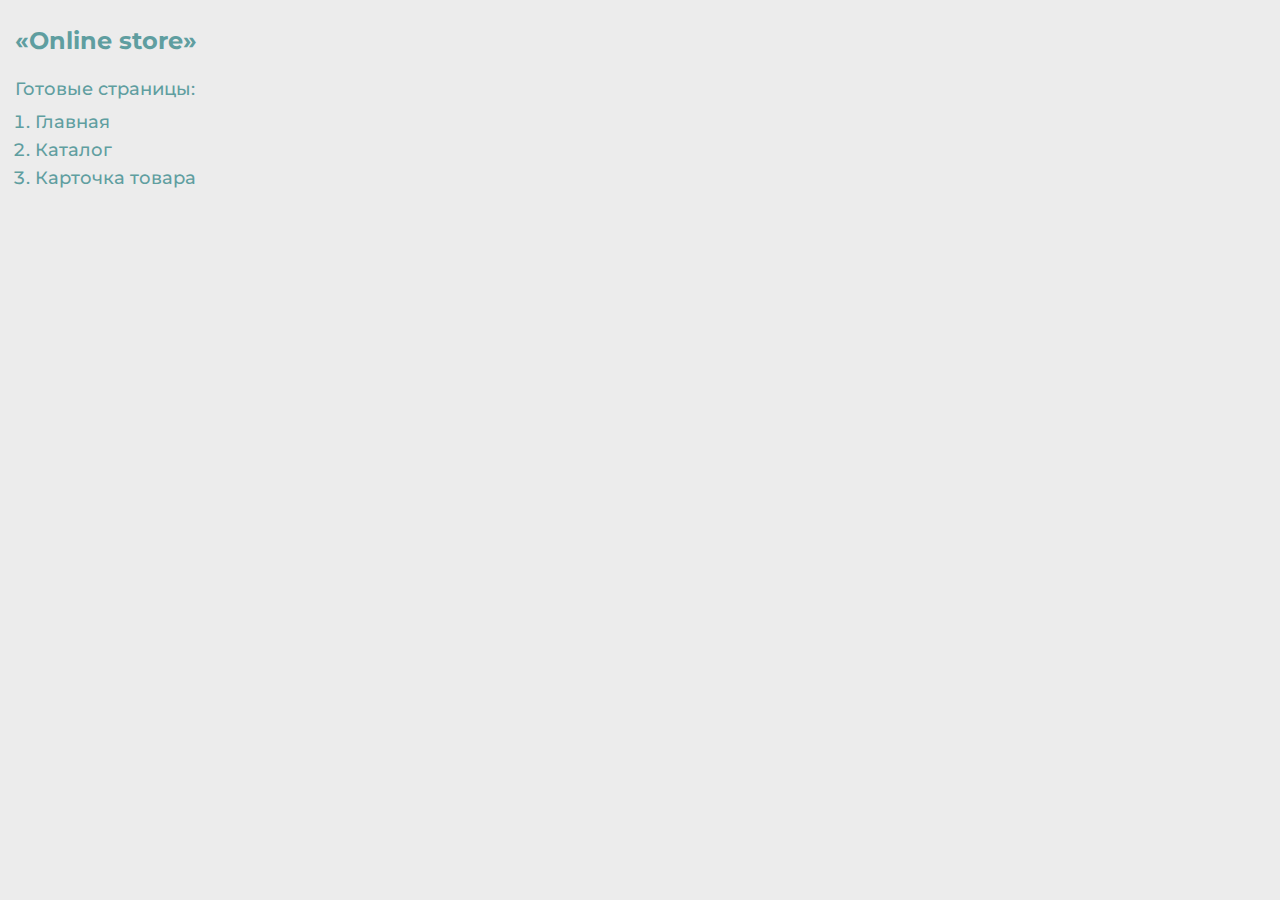
<file: index.html>
<!DOCTYPE html>
<html>

<head>
	<title>Верстка «Online store»</title>
	<meta charset="UTF-8">
	<meta name="format-detection" content="telephone=no">
	<link rel="stylesheet" href="css/style.min.css?_v=20220927192156">
	<link rel="shortcut icon" href="favicon.ico">
	<!-- <meta name="robots" content="noindex, nofollow"> -->
	<meta name="viewport" content="width=device-width, initial-scale=1.0">
</head>

<body>
	<div class="wrapper _rootpage">
		<main class="page_rootpage rootpage">
			<div class="rootpage__container">
				<h1 class="rootpage__title title">«Online store»</h1>
				<h2 class="rootpage__subtitle subtitle">Готовые страницы:</h2>
				<ol class="rootpage__list pages-image-list">
					<li class="pages-image-list__item">
						<a target="_blank" href="home.html" class="pages-image-list__link">
							Главная
						</a>
					</li>
					<li class="pages-image-list__item">
						<a target="_blank" href="catalog.html" class="pages-image-list__link">
							Каталог
						</a>
					</li>
					<li class="pages-image-list__item">
						<a target="_blank" href="product.html" class="pages-image-list__link">
							Карточка товара
						</a>
					</li>
				</ol>

				<!--<p class="rootpage__subtitle subtitle">
                Ссылка на макет:
                <a target="_blank"
                   href="https://www.figma.com/file/vKHkRcH44r1TnsXy59cAmd/Free-%234.-E-Commerce?node-id=0%3A1"
                   class="rootpage__link">https://www.figma.com/file/...</a>
            </p>-->
			</div>
		</main>
	</div>
	<script src="js/app.min.js?_v=20220927192156"></script>
</body>

</html>
</file>
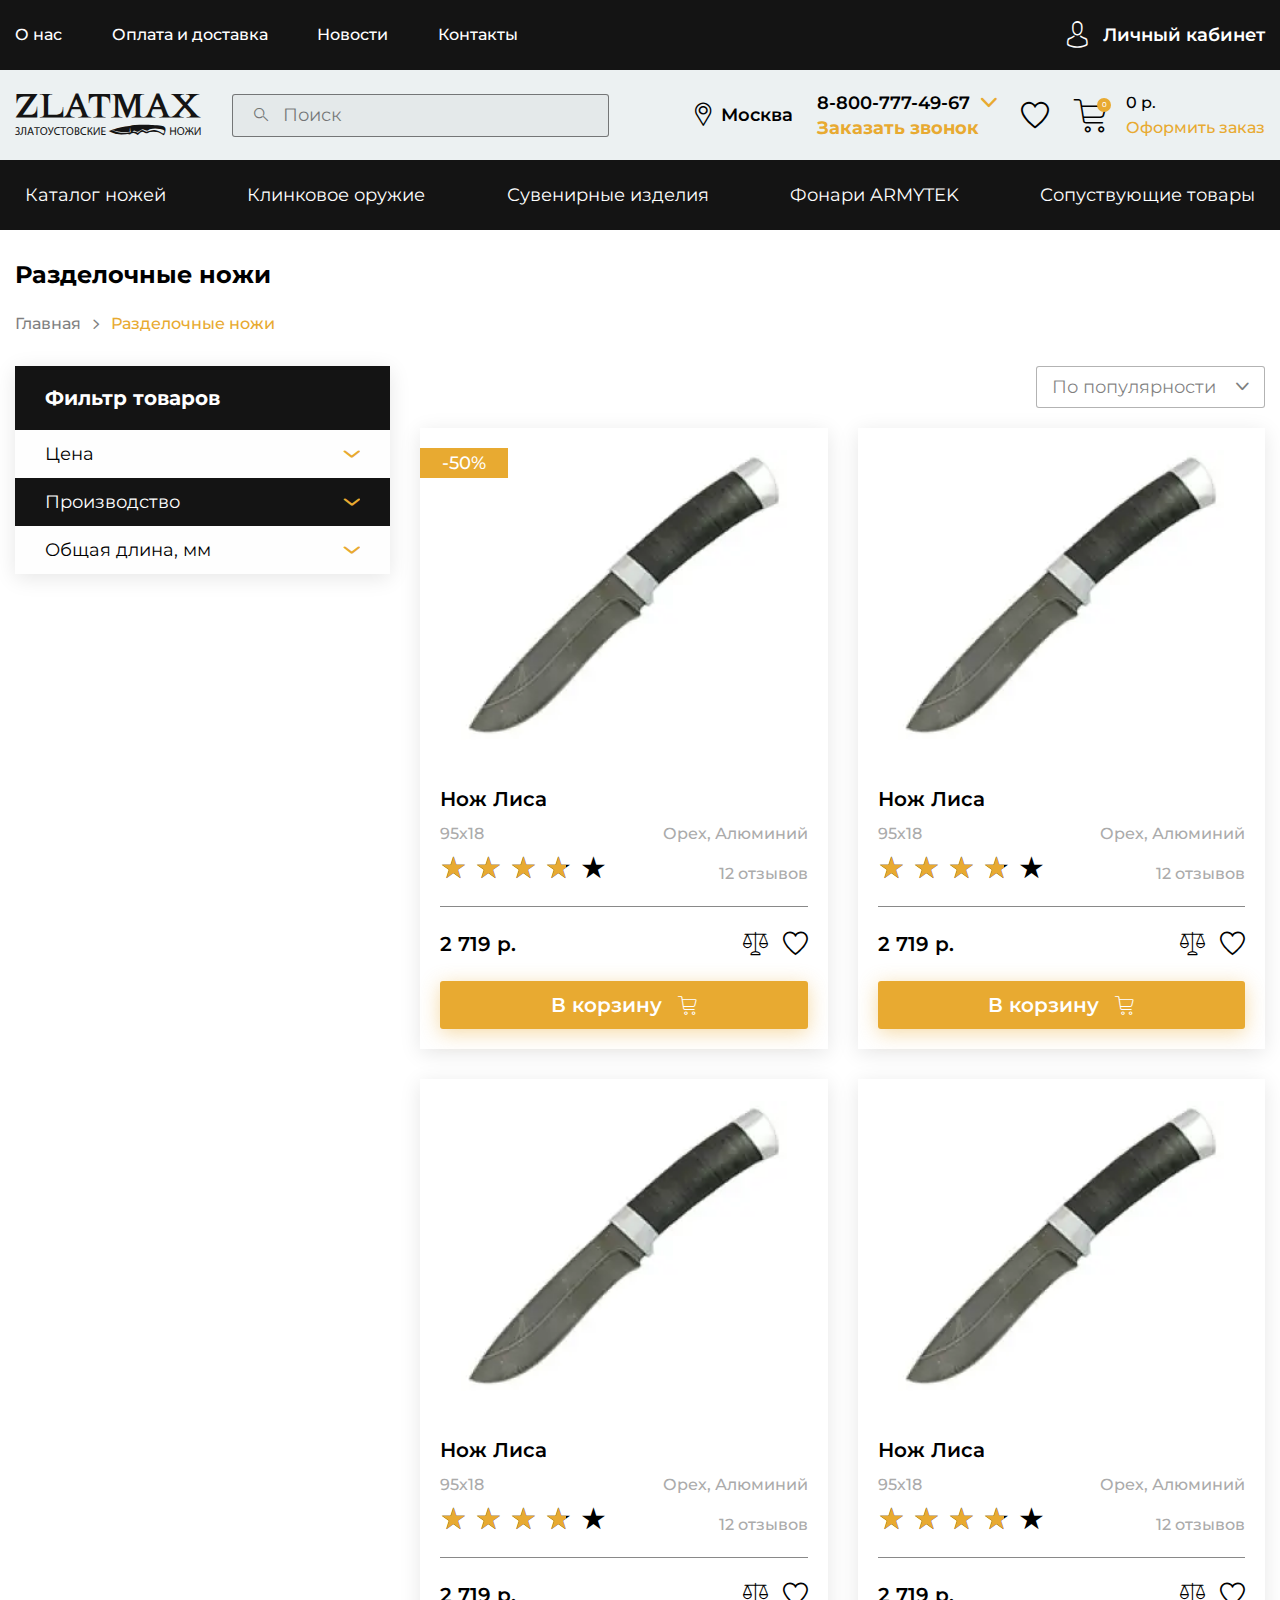
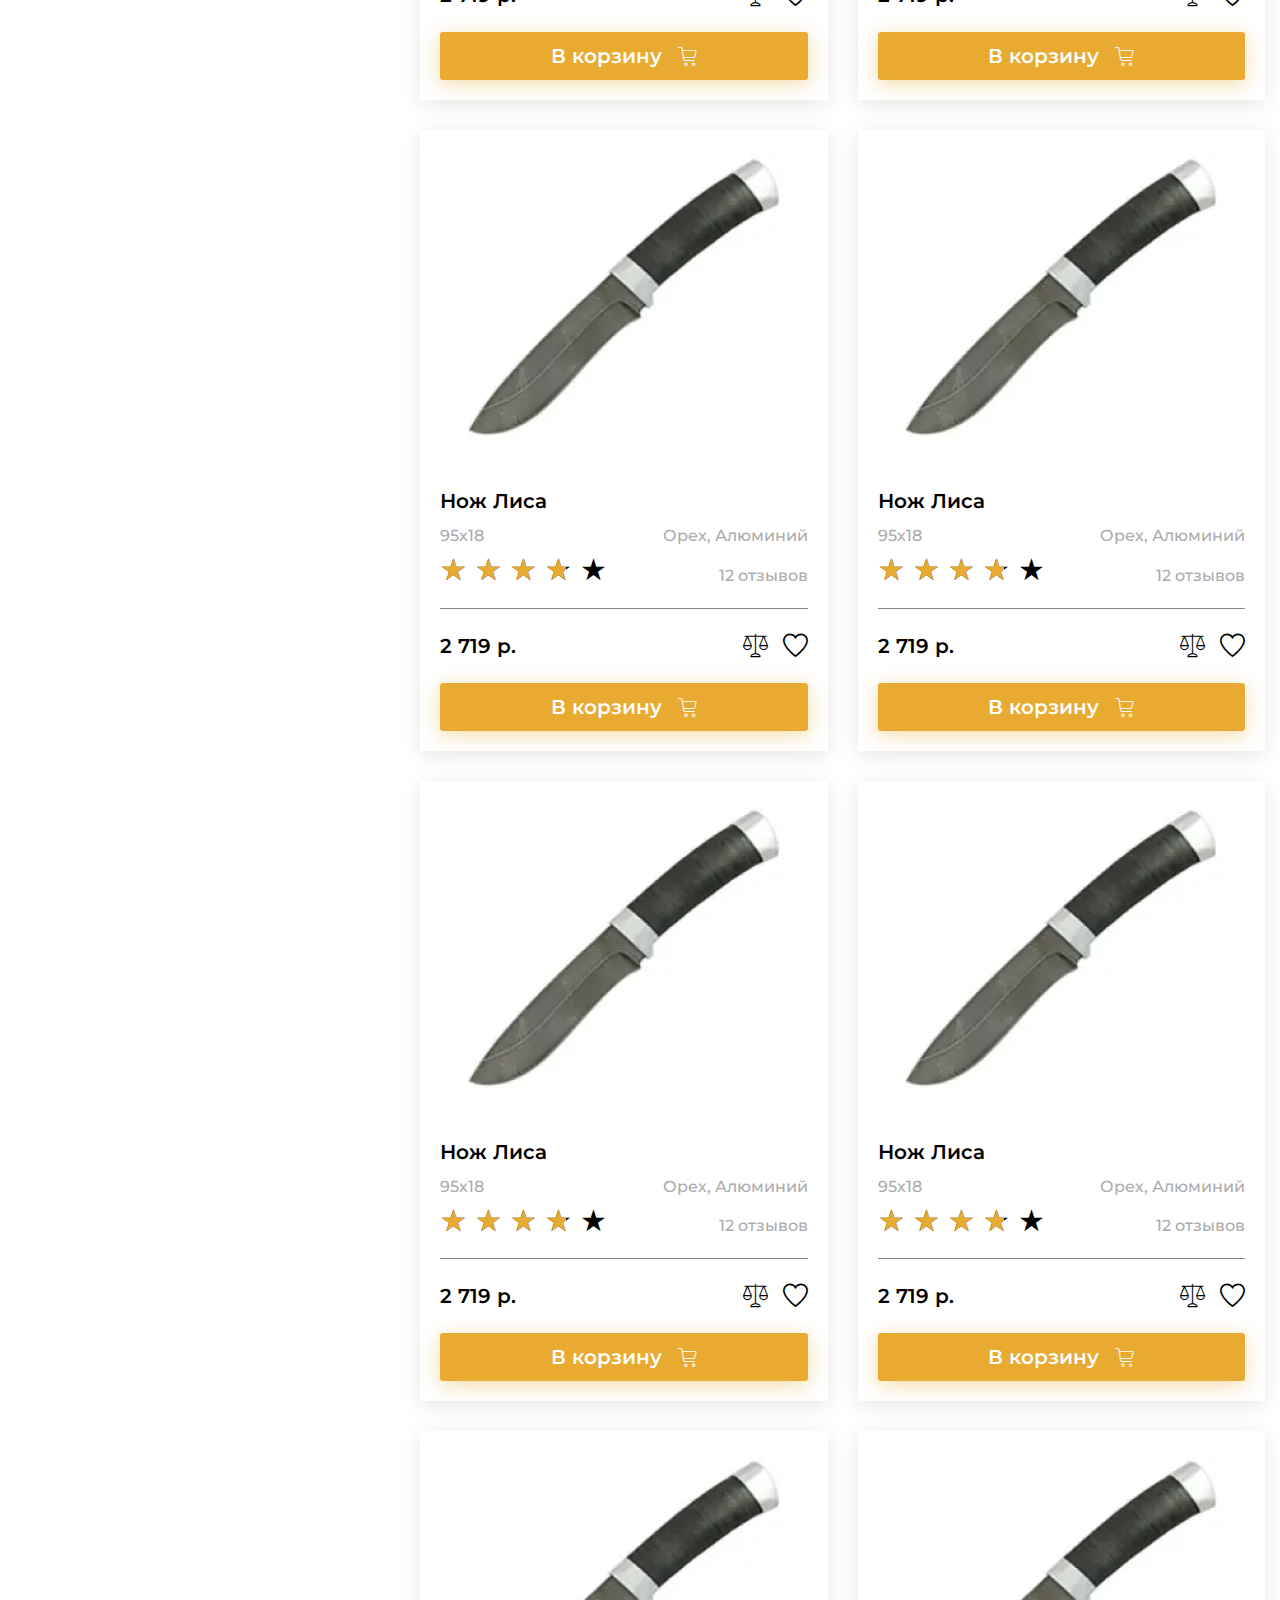
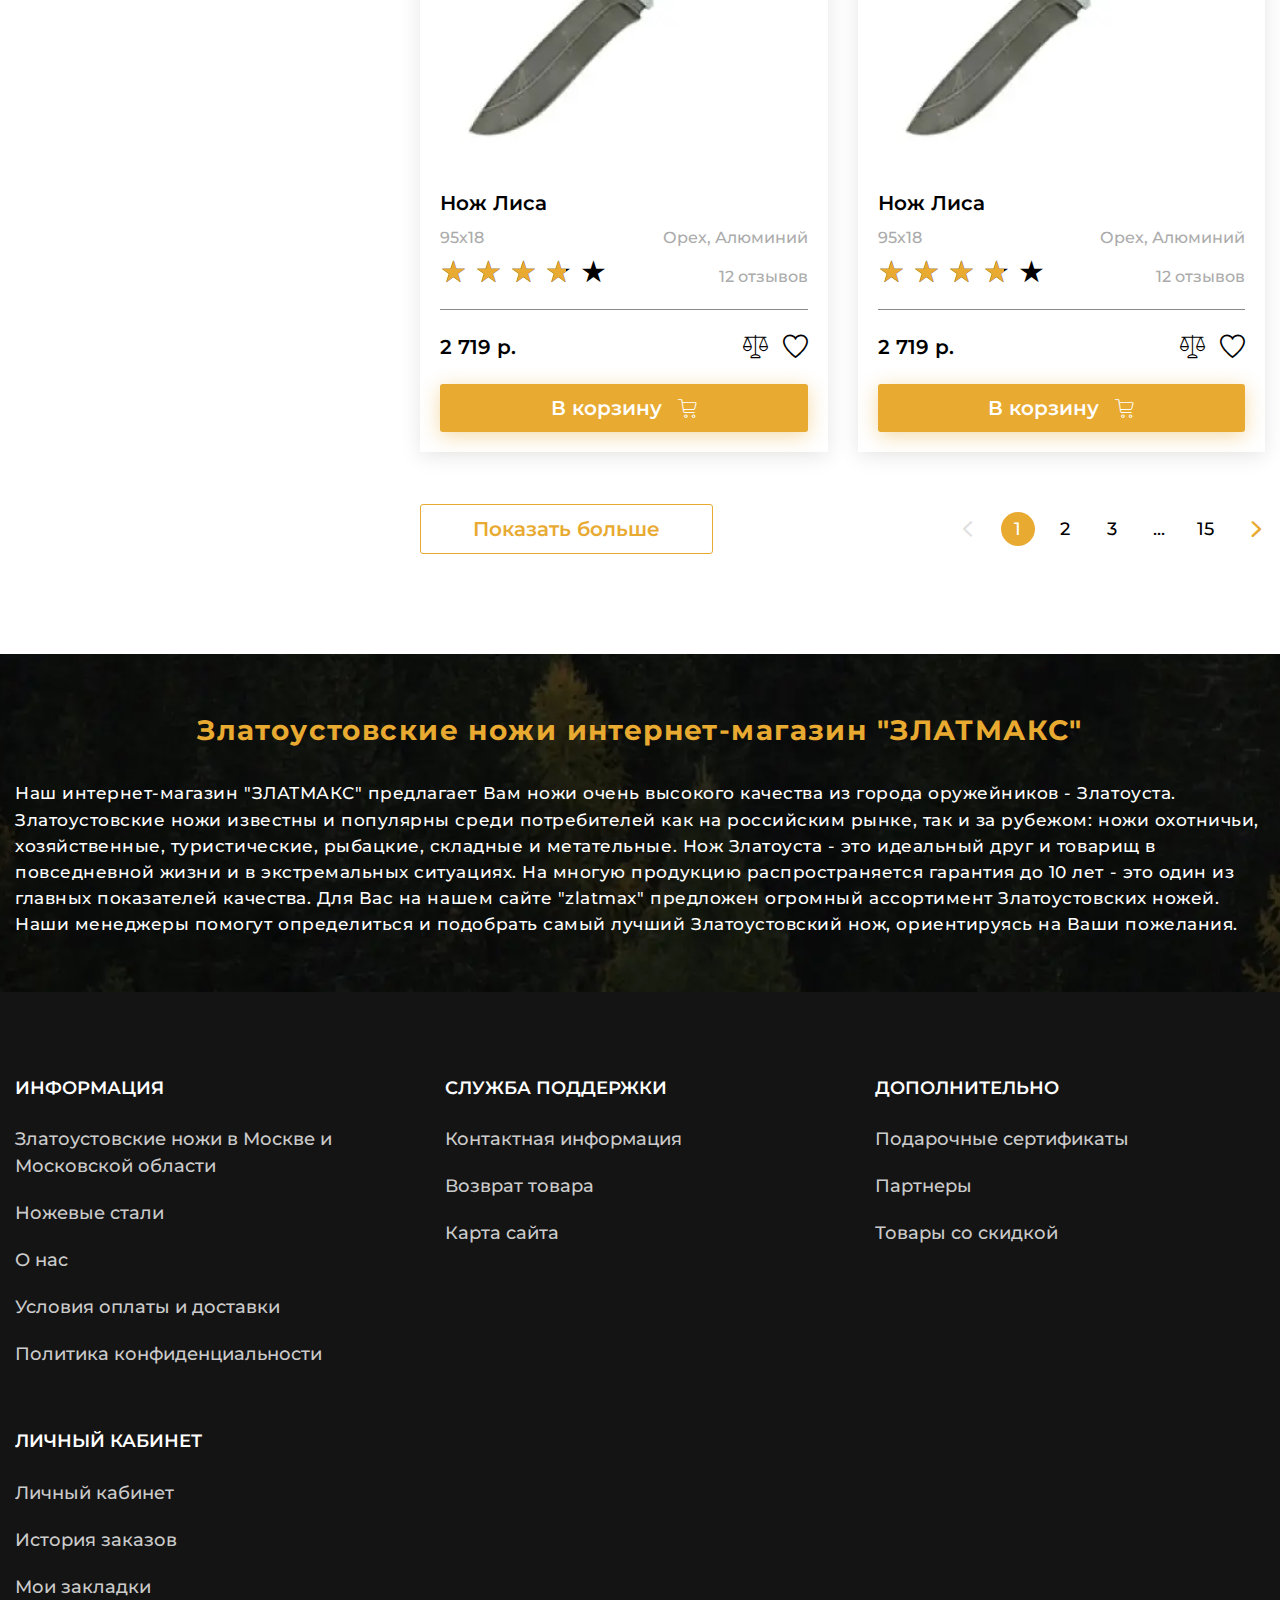
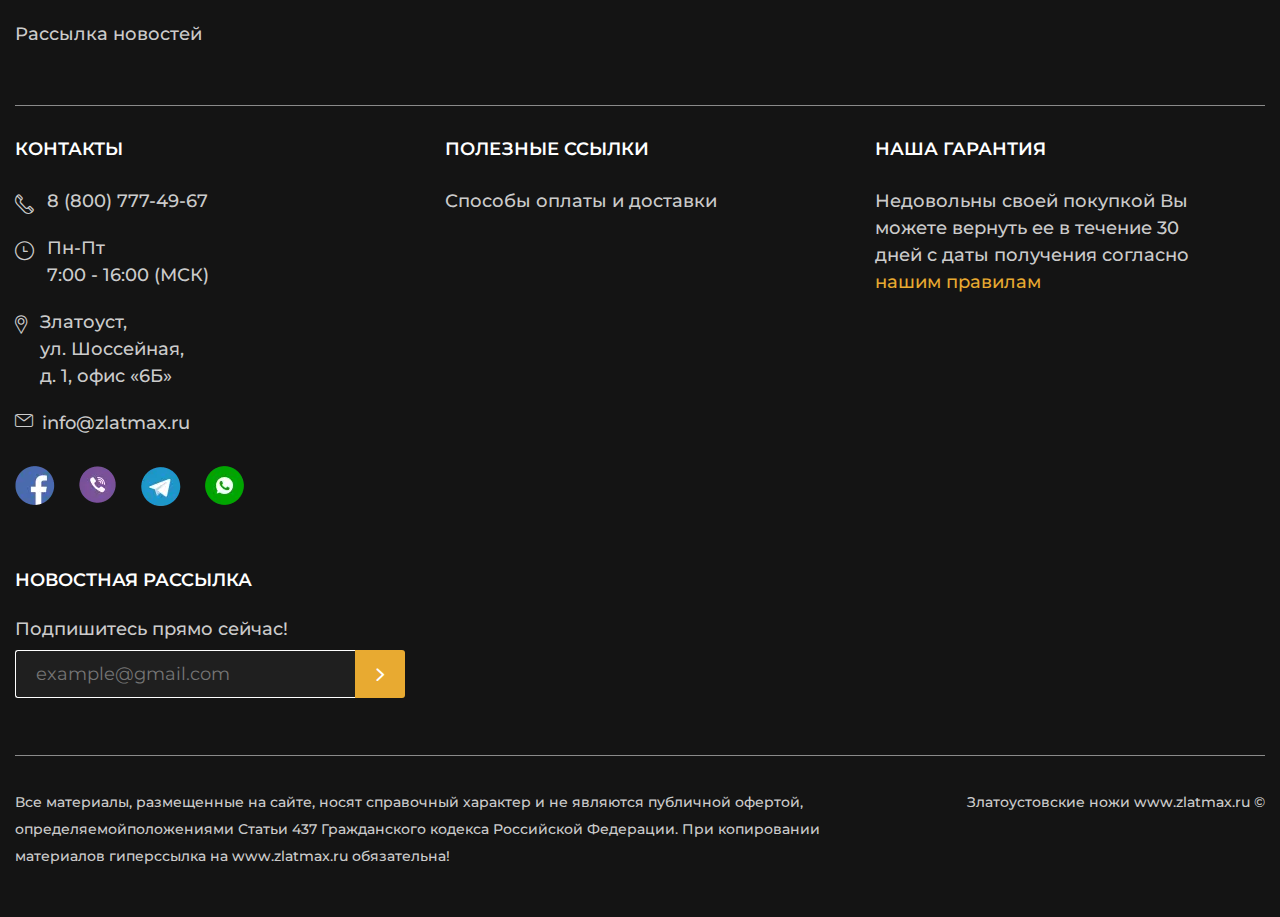
<file: catalog.html>
<!DOCTYPE html>
<html lang="ru">

<head>
	<title>Каталог</title>
	<meta charset="UTF-8">
	<meta name="format-detection" content="telephone=no">
	<!-- <style>body{opacity: 0;}</style> -->
	<link rel="stylesheet" href="css/style.min.css?_v=20220927192156">
	<link rel="shortcut icon" href="favicon.ico">
	<!-- <meta name="robots" content="noindex, nofollow"> -->
	<meta name="viewport" content="width=device-width, initial-scale=1.0">
</head>

<body>
	<div class="wrapper">
		<!--Используется расширение .htm так как шаблонизатор webpack плохо работает с .html -->
		<!--Ограничивающий контейнер-->
		<header class="header">
			<!--Классы top-header и др по БЭМу для обозначения частных стилей/позиционирования/др-->
			<div class="header__top top-header">
				<!--Ограничивающий контейнер-->
				<div class="top-header__container">
					<!--Меню на ПК-версии-->
					<nav class="top-header__menu menu-top-header">
						<!--Атрибут data-da содержит информацию в какой блок перемещаем текущий и пороговое разрешение экрана для действий-->
						<ul data-da=".menu__body,991.98" class="menu-top-header__list">
							<li class="menu-top-header__item menu-top-header__item_catalog">
								<a href="" class="menu-top-header__link menu-top-header__link_catalog _icon-arrow-bottom">Каталог
									товаров</a>
							</li>
							<li class="menu-top-header__item"><a href="" class="menu-top-header__link">О нас</a></li>
							<li class="menu-top-header__item"><a href="" class="menu-top-header__link">Оплата и доставка</a>
							</li>
							<li class="menu-top-header__item"><a href="" class="menu-top-header__link">Новости</a></li>
							<li class="menu-top-header__item"><a href="" class="menu-top-header__link">Контакты</a></li>
						</ul>
					</nav>
					<!--ЛК заключаем в <span> чтобы удобнее сделать hover-->
					<a href="" class="top-header__user _icon-user"><span>Личный кабинет</span></a>

					<!--Меню-бургер в будущем-->
					<nav hidden class="menu">
						<button type="button" class="menu__icon icon-menu"><span></span></button>
						<div class="menu__body">
						</div>
					</nav>

				</div>
			</div>
			<div class="header__body body-header">
				<!--Ограничивающий контейнер-->
				<div class="body-header__container">
					<a href="" class="body-header__logo"></a>
					<div data-da=".catalog-header__container,479.98" class="body-header__search">
						<form action="#" class="search-header">
							<button type="submit" class="search-header__button _icon-search"></button>
							<input autocomplete="off" type="text" name="form[]" data-error="Ошибка" placeholder="Поиск" class="search-header__input">
						</form>
					</div>
					<div class="body-header__actions actions-header">
						<a href="" class="actions-header__location _icon-location"><span>Москва</span></a>
						<!--Атрибут data-da - пометка first обозначает, что вставлять перед всеми элементами в указанный блок-->
						<div data-da=".top-header__container,991.98,first" class="actions-header__phones phones-header">
							<!--Спойлер для блока с номером телефона-->
							<div data-spollers class="phones-header__items">
								<!--Предыдущий блок необязателен если в следующий перенести атрибут data-spollers - см документацию по спойлерам-->
								<div class="phones-header__item">
									<a href="tel:88007774967" class="phones-header__phone"><span>8-800-777-49-67</span></a>
									<button type="button" data-spoller class="phones-header__arrow _icon-arrow-bottom"></button>
									<ul class="phones-header__list">
										<!--Дополнительные телефоны-->
										<li><a href="tel:88007774968" class="phones-header__phone">8-800-777-49-68</a></li>
										<li><a href="tel:88007774969" class="phones-header__phone">8-800-777-49-69</a></li>
										<li><a href="tel:88007774970" class="phones-header__phone">8-800-777-49-70</a></li>
									</ul>
								</div>
							</div>
							<button type="button" data-popup="#callback" class="phones-header__callback">Заказать звонок
							</button>
						</div>
						<!--Атрибут data-da - пометка "2" обозначает, что вставлять третьим(начало с 0) элементом в указанный блок-->
						<a data-da=".top-header__container,991.98,2" href="" class="actions-header__favorite _icon-favorite"></a>
						<a data-da=".top-header__container,991.98,2" href="" class="actions-header__cart cart-header">
							<!--В <span выводится количество товаров в корзине>-->
							<div class="cart-header__icon _icon-cart"><span>0</span></div>
							<div class="cart-header__body">
								<div class="cart-header__summ">0 р.</div>
								<div class="cart-header__link">Оформить заказ</div>
							</div>
						</a>
					</div>
				</div>
			</div>
			<div class="header__catalog catalog-header">
				<!--Ограничивающий контейнер-->
				<div class="catalog-header__container">
					<nav class="catalog-header__menu menu-catalog">
						<button type="button" class="menu-catalog__back _icon-back">Назад</button>
						<ul class="menu-catalog__list">
							<!--Атрибут data-parent - при его наличии будет отображать соотв блок подменю-->
							<li class="menu-catalog__item"><button data-parent="1" class="menu-catalog__link">Каталог ножей</button></li>
							<li class="menu-catalog__item"><button data-parent="2" class="menu-catalog__link">Клинковое оружие</button></li>
							<li class="menu-catalog__item"><button data-parent="3" class="menu-catalog__link">Сувенирные изделия</button></li>
							<li class="menu-catalog__item"><button data-parent="4" class="menu-catalog__link">Фонари ARMYTEK</button></li>
							<li class="menu-catalog__item"><button data-parent="5" class="menu-catalog__link">Сопуствующие товары</button></li>
						</ul>
						<!--<div class="menu-catalog__sub-menu sub-menu-catalog">
                    &lt;!&ndash;Ограничивающий контейнер&ndash;&gt;
                    <div class="sub-menu-catalog__container">
                        <div hidden data-submenu="1" class="sub-menu-catalog__block">
                            <div class="sub-menu-catalog__column">
                                <a href="" class="sub-menu-catalog__category">Категория ножей</a>
                                <ul class="sub-menu-catalog__list">
                                    <li class="sub-menu-catalog__item"><a href="" class="sub-menu-catalog__link">Разделочные ножи</a></li>
                                    <li class="sub-menu-catalog__item"><a href="" class="sub-menu-catalog__link">Туристические ножи</a></li>
                                    <li class="sub-menu-catalog__item"><a href="" class="sub-menu-catalog__link">Ножи охотничьи</a></li>
                                    <li class="sub-menu-catalog__item"><a href="" class="sub-menu-catalog__link">Булатные ножи</a></li>
                                    <li class="sub-menu-catalog__item"><a href="" class="sub-menu-catalog__link">Ножи из дамаска</a></li>
                                    <li class="sub-menu-catalog__item"><a href="" class="sub-menu-catalog__link">Тактического назначения</a></li>
                                    <li class="sub-menu-catalog__item"><a href="" class="sub-menu-catalog__link">Метательные ножи</a></li>
                                    <li class="sub-menu-catalog__item"><a href="" class="sub-menu-catalog__link">Мачете и кукри</a></li>
                                    <li class="sub-menu-catalog__item"><a href="" class="sub-menu-catalog__link">Ножи кухонные</a></li>
                                </ul>
                                <a href="" class="sub-menu-catalog__all">Смотреть все</a>
                            </div>
                            <div class="sub-menu-catalog__column">
                                <a href="" class="sub-menu-catalog__category">Производство ножей</a>
                                <ul class="sub-menu-catalog__list">
                                    <li class="sub-menu-catalog__item"><a href="" class="sub-menu-catalog__link">Ножи АИР</a></li>
                                    <li class="sub-menu-catalog__item"><a href="" class="sub-menu-catalog__link">Ножи ЗИК</a></li>
                                    <li class="sub-menu-catalog__item"><a href="" class="sub-menu-catalog__link">Ножи ЗЗОСС</a></li>
                                    <li class="sub-menu-catalog__item"><a href="" class="sub-menu-catalog__link">Ножи РОСоружие</a></li>
                                    <li class="sub-menu-catalog__item"><a href="" class="sub-menu-catalog__link">Ножи Оружейник</a></li>
                                    <li class="sub-menu-catalog__item"><a href="" class="sub-menu-catalog__link">Булат Сергея Баранова</a></li>
                                    <li class="sub-menu-catalog__item"><a href="" class="sub-menu-catalog__link">Булат Андрея Умерова</a></li>
                                    <li class="sub-menu-catalog__item"><a href="" class="sub-menu-catalog__link">Ножи Златко</a></li>
                                    <li class="sub-menu-catalog__item"><a href="" class="sub-menu-catalog__link">Ножи Стиль-М</a></li>
                                    <li class="sub-menu-catalog__item"><a href="" class="sub-menu-catalog__link">Оружейная компания</a></li>
                                </ul>
                                <a href="" class="sub-menu-catalog__all">Смотреть все</a>
                            </div>
                            <div class="sub-menu-catalog__column">
                                <a href="" class="sub-menu-catalog__category">Ножи по маркам стали</a>
                                <ul class="sub-menu-catalog__list">
                                    <li class="sub-menu-catalog__item"><a href="" class="sub-menu-catalog__link">Ножи из стали 40х102С2М</a></li>
                                    <li class="sub-menu-catalog__item"><a href="" class="sub-menu-catalog__link">Ножи из стали 95х18</a></li>
                                    <li class="sub-menu-catalog__item"><a href="" class="sub-menu-catalog__link">Ножи из стали 100х13м</a></li>
                                    <li class="sub-menu-catalog__item"><a href="" class="sub-menu-catalog__link">Ножи из стали 110х18м-ШД</a></li>
                                    <li class="sub-menu-catalog__item"><a href="" class="sub-menu-catalog__link">Ножи из стали ЭИ-107 ТЦ</a></li>
                                    <li class="sub-menu-catalog__item"><a href="" class="sub-menu-catalog__link">Ножи из стали 50х14МФ</a></li>
                                    <li class="sub-menu-catalog__item"><a href="" class="sub-menu-catalog__link">Ножи из стали AUS-8</a></li>
                                    <li class="sub-menu-catalog__item"><a href="" class="sub-menu-catalog__link">Ножи из стали К340</a></li>
                                    <li class="sub-menu-catalog__item"><a href="" class="sub-menu-catalog__link">Ножи из стали M390</a></li>
                                    <li class="sub-menu-catalog__item"><a href="" class="sub-menu-catalog__link">Ножи из стали ЭП-766</a></li>
                                </ul>
                                <a href="" class="sub-menu-catalog__all">Смотреть все</a>
                            </div>
                            <div class="sub-menu-catalog__column">
                                <a href="" class="sub-menu-catalog__category">Заточка и полировка ножей</a>
                                <ul class="sub-menu-catalog__list">
                                    <li class="sub-menu-catalog__item"><a href="" class="sub-menu-catalog__link">Паста ГОИ</a></li>
                                    <li class="sub-menu-catalog__item"><a href="" class="sub-menu-catalog__link">Алмазная паста</a></li>
                                    <li class="sub-menu-catalog__item"><a href="" class="sub-menu-catalog__link">Бруски и камни для заточки</a></li>
                                    <li class="sub-menu-catalog__item"><a href="" class="sub-menu-catalog__link">Заточные системы</a></li>
                                </ul>
                                <a href="" class="sub-menu-catalog__all">Смотреть все</a>
                            </div>
                            <div class="sub-menu-catalog__column">
                                <a href="" class="sub-menu-catalog__category">Ножевая мастерская</a>
                                <ul class="sub-menu-catalog__list">
                                    <li class="sub-menu-catalog__item"><a href="" class="sub-menu-catalog__link">Ножевые клинки</a></li>
                                    <li class="sub-menu-catalog__item"><a href="" class="sub-menu-catalog__link">Заготовки для ножей</a></li>
                                    <li class="sub-menu-catalog__item"><a href="" class="sub-menu-catalog__link">Литье для ножей</a></li>
                                    <li class="sub-menu-catalog__item"><a href="" class="sub-menu-catalog__link">Материалы для рукоятей</a></li>
                                    <li class="sub-menu-catalog__item"><a href="" class="sub-menu-catalog__link">Уход за рукоятиями ножей</a></li>
                                </ul>
                                <a href="" class="sub-menu-catalog__all">Смотреть все</a>
                            </div>
                        </div>
                        <div hidden data-submenu="2" class="sub-menu-catalog__block">
                            <div class="sub-menu-catalog__column">
                                <a href="" class="sub-menu-catalog__category">Ножи по маркам стали</a>
                                <ul class="sub-menu-catalog__list">
                                    <li class="sub-menu-catalog__item"><a href="" class="sub-menu-catalog__link">Ножи из стали 40х102С2М</a></li>
                                    <li class="sub-menu-catalog__item"><a href="" class="sub-menu-catalog__link">Ножи из стали 95х18</a></li>
                                    <li class="sub-menu-catalog__item"><a href="" class="sub-menu-catalog__link">Ножи из стали 100х13м</a></li>
                                    <li class="sub-menu-catalog__item"><a href="" class="sub-menu-catalog__link">Ножи из стали 110х18м-ШД</a></li>
                                    <li class="sub-menu-catalog__item"><a href="" class="sub-menu-catalog__link">Ножи из стали ЭИ-107 ТЦ</a></li>
                                    <li class="sub-menu-catalog__item"><a href="" class="sub-menu-catalog__link">Ножи из стали 50х14МФ</a></li>
                                    <li class="sub-menu-catalog__item"><a href="" class="sub-menu-catalog__link">Ножи из стали AUS-8</a></li>
                                    <li class="sub-menu-catalog__item"><a href="" class="sub-menu-catalog__link">Ножи из стали К340</a></li>
                                    <li class="sub-menu-catalog__item"><a href="" class="sub-menu-catalog__link">Ножи из стали M390</a></li>
                                    <li class="sub-menu-catalog__item"><a href="" class="sub-menu-catalog__link">Ножи из стали ЭП-766</a></li>
                                </ul>
                                <a href="" class="sub-menu-catalog__all">Смотреть все</a>
                            </div>
                            <div class="sub-menu-catalog__column">
                                <a href="" class="sub-menu-catalog__category">Заточка и полировка ножей</a>
                                <ul class="sub-menu-catalog__list">
                                    <li class="sub-menu-catalog__item"><a href="" class="sub-menu-catalog__link">Паста ГОИ</a></li>
                                    <li class="sub-menu-catalog__item"><a href="" class="sub-menu-catalog__link">Алмазная паста</a></li>
                                    <li class="sub-menu-catalog__item"><a href="" class="sub-menu-catalog__link">Бруски и камни для заточки</a></li>
                                    <li class="sub-menu-catalog__item"><a href="" class="sub-menu-catalog__link">Заточные системы</a></li>
                                </ul>
                                <a href="" class="sub-menu-catalog__all">Смотреть все</a>
                            </div>
                            <div class="sub-menu-catalog__column">
                                <a href="" class="sub-menu-catalog__category">Ножевая мастерская</a>
                                <ul class="sub-menu-catalog__list">
                                    <li class="sub-menu-catalog__item"><a href="" class="sub-menu-catalog__link">Ножевые клинки</a></li>
                                    <li class="sub-menu-catalog__item"><a href="" class="sub-menu-catalog__link">Заготовки для ножей</a></li>
                                    <li class="sub-menu-catalog__item"><a href="" class="sub-menu-catalog__link">Литье для ножей</a></li>
                                    <li class="sub-menu-catalog__item"><a href="" class="sub-menu-catalog__link">Материалы для рукоятей</a></li>
                                    <li class="sub-menu-catalog__item"><a href="" class="sub-menu-catalog__link">Уход за рукоятиями ножей</a></li>
                                </ul>
                                <a href="" class="sub-menu-catalog__all">Смотреть все</a>
                            </div>
                        </div>
                    </div>
                </div>-->
						<div class="menu-catalog__sub-menu sub-menu-catalog">
							<button type="button" class="sub-menu-catalog__back _icon-back">Назад</button>
							<!--Ограничивающий контейнер-->
							<div class="sub-menu-catalog__container">
								<div hidden data-submenu="1" class="sub-menu-catalog__block">
									<!--Следующая структура на гридах продиктована необходимостью сделать подчеркивание после категорий(след ссылок)
                            если делать на флексах, то при изменении ширины экрана линия ломается-->

									<div class="sub-menu-catalog__category">
										<a href="" class="sub-menu-catalog__link-category">Категория ножей</a>
									</div>
									<div class="sub-menu-catalog__category">
										<a href="" class="sub-menu-catalog__link-category">Производство ножей</a>
									</div>
									<div class="sub-menu-catalog__category">
										<a href="" class="sub-menu-catalog__link-category">Ножи по маркам стали</a>
									</div>
									<div class="sub-menu-catalog__category">
										<a href="" class="sub-menu-catalog__link-category">Заточка и полировка ножей</a>
									</div>
									<div class="sub-menu-catalog__category">
										<a href="" class="sub-menu-catalog__link-category">Ножевая мастерская</a>
									</div>

									<ul class="sub-menu-catalog__list">
										<li class="sub-menu-catalog__item"><a href="" class="sub-menu-catalog__link">Разделочные
												ножи</a></li>
										<li class="sub-menu-catalog__item"><a href="" class="sub-menu-catalog__link">Туристические
												ножи</a></li>
										<li class="sub-menu-catalog__item"><a href="" class="sub-menu-catalog__link">Ножи
												охотничьи</a></li>
										<li class="sub-menu-catalog__item"><a href="" class="sub-menu-catalog__link">Булатные
												ножи</a></li>
										<li class="sub-menu-catalog__item"><a href="" class="sub-menu-catalog__link">Ножи из
												дамаска</a></li>
										<li class="sub-menu-catalog__item"><a href="" class="sub-menu-catalog__link">Тактического
												назначения</a></li>
										<li class="sub-menu-catalog__item"><a href="" class="sub-menu-catalog__link">Метательные
												ножи</a></li>
										<li class="sub-menu-catalog__item"><a href="" class="sub-menu-catalog__link">Мачете и
												кукри</a></li>
										<li class="sub-menu-catalog__item"><a href="" class="sub-menu-catalog__link">Ножи
												кухонные</a></li>
									</ul>
									<ul class="sub-menu-catalog__list">
										<li class="sub-menu-catalog__item"><a href="" class="sub-menu-catalog__link">Ножи
												АИР</a></li>
										<li class="sub-menu-catalog__item"><a href="" class="sub-menu-catalog__link">Ножи
												ЗИК</a></li>
										<li class="sub-menu-catalog__item"><a href="" class="sub-menu-catalog__link">Ножи
												ЗЗОСС</a></li>
										<li class="sub-menu-catalog__item"><a href="" class="sub-menu-catalog__link">Ножи
												РОСоружие</a></li>
										<li class="sub-menu-catalog__item"><a href="" class="sub-menu-catalog__link">Ножи
												Оружейник</a></li>
										<li class="sub-menu-catalog__item"><a href="" class="sub-menu-catalog__link">Булат
												Сергея Баранова</a></li>
										<li class="sub-menu-catalog__item"><a href="" class="sub-menu-catalog__link">Булат
												Андрея Умерова</a></li>
										<li class="sub-menu-catalog__item"><a href="" class="sub-menu-catalog__link">Ножи
												Златко</a></li>
										<li class="sub-menu-catalog__item"><a href="" class="sub-menu-catalog__link">Ножи
												Стиль-М</a></li>
										<li class="sub-menu-catalog__item"><a href="" class="sub-menu-catalog__link">Оружейная
												компания</a></li>
									</ul>
									<ul class="sub-menu-catalog__list">
										<li class="sub-menu-catalog__item"><a href="" class="sub-menu-catalog__link">Ножи из
												стали 40х102С2М</a></li>
										<li class="sub-menu-catalog__item"><a href="" class="sub-menu-catalog__link">Ножи из
												стали 95х18</a></li>
										<li class="sub-menu-catalog__item"><a href="" class="sub-menu-catalog__link">Ножи из
												стали 100х13м</a></li>
										<li class="sub-menu-catalog__item"><a href="" class="sub-menu-catalog__link">Ножи из
												стали 110х18м-ШД</a></li>
										<li class="sub-menu-catalog__item"><a href="" class="sub-menu-catalog__link">Ножи из
												стали ЭИ-107 ТЦ</a></li>
										<li class="sub-menu-catalog__item"><a href="" class="sub-menu-catalog__link">Ножи из
												стали 50х14МФ</a></li>
										<li class="sub-menu-catalog__item"><a href="" class="sub-menu-catalog__link">Ножи из
												стали AUS-8</a></li>
										<li class="sub-menu-catalog__item"><a href="" class="sub-menu-catalog__link">Ножи из
												стали К340</a></li>
										<li class="sub-menu-catalog__item"><a href="" class="sub-menu-catalog__link">Ножи из
												стали M390</a></li>
										<li class="sub-menu-catalog__item"><a href="" class="sub-menu-catalog__link">Ножи из
												стали ЭП-766</a></li>
									</ul>
									<ul class="sub-menu-catalog__list">
										<li class="sub-menu-catalog__item"><a href="" class="sub-menu-catalog__link">Паста
												ГОИ</a></li>
										<li class="sub-menu-catalog__item"><a href="" class="sub-menu-catalog__link">Алмазная
												паста</a></li>
										<li class="sub-menu-catalog__item"><a href="" class="sub-menu-catalog__link">Бруски и
												камни для заточки</a></li>
										<li class="sub-menu-catalog__item"><a href="" class="sub-menu-catalog__link">Заточные
												системы</a></li>
									</ul>
									<ul class="sub-menu-catalog__list">
										<li class="sub-menu-catalog__item"><a href="" class="sub-menu-catalog__link">Ножевые
												клинки</a></li>
										<li class="sub-menu-catalog__item"><a href="" class="sub-menu-catalog__link">Заготовки
												для ножей</a></li>
										<li class="sub-menu-catalog__item"><a href="" class="sub-menu-catalog__link">Литье для
												ножей</a></li>
										<li class="sub-menu-catalog__item"><a href="" class="sub-menu-catalog__link">Материалы
												для рукоятей</a></li>
										<li class="sub-menu-catalog__item"><a href="" class="sub-menu-catalog__link">Уход за
												рукоятиями ножей</a></li>
									</ul>

									<div class="sub-menu-catalog__footer">
										<a href="" class="sub-menu-catalog__all">Смотреть все</a>
									</div>
									<div class="sub-menu-catalog__footer">
										<a href="" class="sub-menu-catalog__all">Смотреть все</a>
									</div>
									<div class="sub-menu-catalog__footer">
										<a href="" class="sub-menu-catalog__all">Смотреть все</a>
									</div>
									<div class="sub-menu-catalog__footer">
										<a href="" class="sub-menu-catalog__all">Смотреть все</a>
									</div>
									<div class="sub-menu-catalog__footer">
										<a href="" class="sub-menu-catalog__all">Смотреть все</a>
									</div>
								</div>
								<div hidden data-submenu="2" class="sub-menu-catalog__block">

									<div class="sub-menu-catalog__category">
										<a href="" class="sub-menu-catalog__link-category">Категория ножей</a>
									</div>
									<div class="sub-menu-catalog__category">
										<a href="" class="sub-menu-catalog__link-category">Производство ножей</a>
									</div>
									<div class="sub-menu-catalog__category">
										<a href="" class="sub-menu-catalog__link-category">Производство ножей</a>
									</div>

									<ul class="sub-menu-catalog__list">
										<li class="sub-menu-catalog__item"><a href="" class="sub-menu-catalog__link">Ножи из
												стали 40х102С2М</a></li>
										<li class="sub-menu-catalog__item"><a href="" class="sub-menu-catalog__link">Ножи из
												стали 95х18</a></li>
										<li class="sub-menu-catalog__item"><a href="" class="sub-menu-catalog__link">Ножи из
												стали 100х13м</a></li>
										<li class="sub-menu-catalog__item"><a href="" class="sub-menu-catalog__link">Ножи из
												стали 110х18м-ШД</a></li>
										<li class="sub-menu-catalog__item"><a href="" class="sub-menu-catalog__link">Ножи из
												стали ЭИ-107 ТЦ</a></li>
										<li class="sub-menu-catalog__item"><a href="" class="sub-menu-catalog__link">Ножи из
												стали 50х14МФ</a></li>
										<li class="sub-menu-catalog__item"><a href="" class="sub-menu-catalog__link">Ножи из
												стали AUS-8</a></li>
										<li class="sub-menu-catalog__item"><a href="" class="sub-menu-catalog__link">Ножи из
												стали К340</a></li>
										<li class="sub-menu-catalog__item"><a href="" class="sub-menu-catalog__link">Ножи из
												стали M390</a></li>
										<li class="sub-menu-catalog__item"><a href="" class="sub-menu-catalog__link">Ножи из
												стали ЭП-766</a></li>
									</ul>
									<ul class="sub-menu-catalog__list">
										<li class="sub-menu-catalog__item"><a href="" class="sub-menu-catalog__link">Паста
												ГОИ</a></li>
										<li class="sub-menu-catalog__item"><a href="" class="sub-menu-catalog__link">Алмазная
												паста</a></li>
										<li class="sub-menu-catalog__item"><a href="" class="sub-menu-catalog__link">Бруски и
												камни для заточки</a></li>
										<li class="sub-menu-catalog__item"><a href="" class="sub-menu-catalog__link">Заточные
												системы</a></li>
									</ul>
									<ul class="sub-menu-catalog__list">
										<li class="sub-menu-catalog__item"><a href="" class="sub-menu-catalog__link">Паста
												ГОИ</a></li>
										<li class="sub-menu-catalog__item"><a href="" class="sub-menu-catalog__link">Алмазная
												паста</a></li>
										<li class="sub-menu-catalog__item"><a href="" class="sub-menu-catalog__link">Бруски и
												камни для заточки</a></li>
										<li class="sub-menu-catalog__item"><a href="" class="sub-menu-catalog__link">Заточные
												системы</a></li>
									</ul>

									<div class="sub-menu-catalog__footer">
										<a href="" class="sub-menu-catalog__all">Смотреть все</a>
									</div>
									<div class="sub-menu-catalog__footer">
										<a href="" class="sub-menu-catalog__all">Смотреть все</a>
									</div>
									<div class="sub-menu-catalog__footer">
										<a href="" class="sub-menu-catalog__all">Смотреть все</a>
									</div>
								</div>
							</div>
						</div>
					</nav>
				</div>
			</div>
		</header>

		<main class="page page_inner">
			<div class="page__header">
				<div class="page__container">
					<h1 class="page__title title">Разделочные ножи</h1>
					<nav class="page__breadcrumbs breadcrumbs">
						<ul class="breadcrumbs__list">
							<li class="breadcrumbs__item">
								<a href="" class="breadcrumbs__link">Главная</a>
							</li>
							<li class="breadcrumbs__item">
								<!--Конечная страницы не ссылка а <span>-->
								<span class="breadcrumbs__current">Разделочные ножи</span>
							</li>
						</ul>
					</nav>
				</div>
			</div>
			<div class="catalog">
				<div class="catalog__container">
					<div class="catalog__body">
						<!--Фильтр-->
						<div class="catalog__filter filter-catalog">
							<div class="filter-catalog__title">Фильтр товаров</div>
							<!--Спойлеры-->
							<div data-spollers class="filter-catalog__items">
								<!--Спойлер Цена(range)-->
								<div class="filter-catalog__price price-filter">
									<button type="button" data-spoller class="price-filter__title _icon-spoiler-arrow">Цена</button>
									<div data-range class="price-filter__body">

										<div class="price-filter__inputs">
											<!--Значения атрибутов "data-range-" являются минимальным и максимальным значениями -->
											<input data-range-from="0" autocomplete="off" type="text" value="500" name="form[]" class="price-filter__input">
											<input data-range-to="5000" autocomplete="off" type="text" value="1000" name="form[]" class="price-filter__input">
										</div>
										<div data-range-item class="price-filter__range"></div>

									</div>
								</div>
								<!--Спойлер Производство(checkbox)-->
								<div class="filter-catalog__item item-filter-catalog">
									<button type="button" data-spoller class="item-filter-catalog__title _icon-spoiler-arrow">Производство
									</button>
									<div class="item-filter-catalog__body">
										<div class="item-filter-catalog__checkbox checkbox">
											<input id="c_1" data-error="Ошибка" class="checkbox__input" type="checkbox" value="1" name="form[]">
											<label for="c_1" class="checkbox__label">
												<!--Тег <small> уменьшает размер шрифта на единицу по сравнению с обычным текстом-->
												<span class="checkbox__text">АиР <small>(250)</small></span>
											</label>
										</div>
										<div class="item-filter-catalog__checkbox checkbox">
											<input id="c_2" data-error="Ошибка" class="checkbox__input" type="checkbox" value="1" name="form[]">
											<label for="c_2" class="checkbox__label">
												<span class="checkbox__text">Булат Сергея Баранова <small>(25)</small></span>
											</label>
										</div>
										<div class="item-filter-catalog__checkbox checkbox">
											<input id="c_3" data-error="Ошибка" class="checkbox__input" type="checkbox" value="1" name="form[]">
											<label for="c_3" class="checkbox__label">
												<span class="checkbox__text">Булат Умерова <small>(265)</small></span>
											</label>
										</div>
										<div class="item-filter-catalog__checkbox checkbox">
											<input id="c_4" data-error="Ошибка" class="checkbox__input" type="checkbox" value="1" name="form[]">
											<label for="c_4" class="checkbox__label">
												<span class="checkbox__text">ЗЗОСС <small>(18)</small></span>
											</label>
										</div>
										<div class="item-filter-catalog__checkbox checkbox">
											<input id="c_5" data-error="Ошибка" class="checkbox__input" type="checkbox" value="1" name="form[]">
											<label for="c_5" class="checkbox__label">
												<span class="checkbox__text">ЗИК <small>(170)</small></span>
											</label>
										</div>
										<div class="item-filter-catalog__checkbox checkbox">
											<input id="c_6" data-error="Ошибка" class="checkbox__input" type="checkbox" value="1" name="form[]">
											<label for="c_6" class="checkbox__label">
												<span class="checkbox__text">ЗЛАТКО <small>(170)</small></span>
											</label>
										</div>
										<div class="item-filter-catalog__checkbox checkbox">
											<input id="c_7" data-error="Ошибка" class="checkbox__input" type="checkbox" value="1" name="form[]">
											<label for="c_7" class="checkbox__label">
												<span class="checkbox__text">ЗлатПрофит <small>(170)</small></span>
											</label>
										</div>
										<div class="item-filter-catalog__checkbox checkbox">
											<input id="c_8" data-error="Ошибка" class="checkbox__input" type="checkbox" value="1" name="form[]">
											<label for="c_8" class="checkbox__label">
												<span class="checkbox__text">ЗОК <small>(170)</small></span>
											</label>
										</div>
										<div class="item-filter-catalog__checkbox checkbox">
											<input id="c_9" data-error="Ошибка" class="checkbox__input" type="checkbox" value="1" name="form[]">
											<label for="c_9" class="checkbox__label">
												<span class="checkbox__text">НБК <small>(170)</small></span>
											</label>
										</div>
										<div class="item-filter-catalog__checkbox checkbox">
											<input id="c_10" data-error="Ошибка" class="checkbox__input" type="checkbox" value="1" name="form[]">
											<label for="c_10" class="checkbox__label">
												<span class="checkbox__text">НИКОН <small>(170)</small></span>
											</label>
										</div>
										<div class="item-filter-catalog__checkbox checkbox">
											<input id="c_11" data-error="Ошибка" class="checkbox__input" type="checkbox" value="1" name="form[]">
											<label for="c_11" class="checkbox__label">
												<span class="checkbox__text">Оружейник <small>(170)</small></span>
											</label>
										</div>
										<div class="item-filter-catalog__checkbox checkbox">
											<input id="c_12" data-error="Ошибка" class="checkbox__input" type="checkbox" value="1" name="form[]">
											<label for="c_12" class="checkbox__label">
												<span class="checkbox__text">РОСоружие <small>(170)</small></span>
											</label>
										</div>
										<div class="item-filter-catalog__checkbox checkbox">
											<input id="c_13" data-error="Ошибка" class="checkbox__input" type="checkbox" value="1" name="form[]">
											<label for="c_13" class="checkbox__label">
												<span class="checkbox__text">СТИЛЬ-М <small>(170)</small></span>
											</label>
										</div>
									</div>
								</div>
								<!--Спойлер Общая длина(range)-->
								<!--todo Доделать спойлер с range-НЕ ценой-->
								<div class="filter-catalog__price price-filter">
									<button type="button" data-spoller class="price-filter__title _icon-spoiler-arrow">Общая длина, мм</button>
									<div data-range class="price-filter__body">
										<div class="price-filter__inputs">
											<!--Значения атрибутов "data-range-" являются минимальным и максимальным значениями -->
											<input data-range-from="10" autocomplete="off" type="text" value="100" name="form[]" class="price-filter__input">
											<input data-range-to="500" autocomplete="off" type="text" value="300" name="form[]" class="price-filter__input">
										</div>
										<div data-range-item class="price-filter__range"></div>
									</div>
								</div>
								<!--todo сделать фильтр по рейтингу-->
							</div>
						</div>
						<div class="catalog__content">
							<!--Поле сортировки по каталогу: по популярности/наименованию/цене-->
							<div class="catalog__control">
								<select name="form[]" class="control">
									<option value="1" selected>По популярности</option>
									<option value="2">По наименованию</option>
									<option value="3">По наибольшей цене</option>
									<option value="4">По наименьшей цене</option>
								</select>
							</div>
							<div class="catalog__products">
								<article class="product-card">
									<div class="product-card__sale">-50%</div>
									<!--Блок с картинкой имеет адаптивные паддинги и картинка занимает всю доступную площадь -->
									<a href="" class="product-card__image">
										<span class="product-card__item-image-ibg product-card__item-image-ibg_contain">
											<picture><source srcset="img/mainpage/product-card/image.webp" type="image/webp"><img src="img/mainpage/product-card/image.jpg" alt="Картинка"></picture>
										</span>
									</a>
									<div class="product-card__body">
										<h4 class="product-card__title"><a href="" class="product-card__link-title">Нож
												Лиса</a>
										</h4>
										<div class="product-card__info info-product-card">
											<div class="info-product-card__size">95х18</div>
											<div class="info-product-card__materials">Орех, Алюминий</div>
										</div>
										<div class="product-card__rating rating rating-set">
											<div class="rating__body">
												<div class="rating__active"></div>
												<div class="rating__items">
													<input type="radio" class="rating__item" value="1" name="rating">
													<input type="radio" class="rating__item" value="2" name="rating">
													<input type="radio" class="rating__item" value="3" name="rating">
													<input type="radio" class="rating__item" value="4" name="rating">
													<input type="radio" class="rating__item" value="5" name="rating">
												</div>
											</div>
											<div class="rating__value">3.6</div>
											<div class="rating__info">12 отзывов</div>
										</div>
										<div class="product-card__footer">
											<div class="product-card__price">2 719 р.</div>
											<a href="" class="product-card__compare _icon-compare"></a>
											<a href="" class="product-card__favorite _icon-favorite"></a>
										</div>
										<button type="button" class="product-card__cart button"><span class="_icon-cart">В корзину</span>
										</button>
									</div>
								</article>
								<article class="product-card">
									<!--Блок с картинкой имеет адаптивные паддинги и картинка занимает всю доступную площадь -->
									<a href="" class="product-card__image">
										<span class="product-card__item-image-ibg product-card__item-image-ibg_contain">
											<picture><source srcset="img/mainpage/product-card/image.webp" type="image/webp"><img src="img/mainpage/product-card/image.jpg" alt="Картинка"></picture>
										</span>
									</a>
									<div class="product-card__body">
										<h4 class="product-card__title"><a href="" class="product-card__link-title">Нож
												Лиса</a>
										</h4>
										<div class="product-card__info info-product-card">
											<div class="info-product-card__size">95х18</div>
											<div class="info-product-card__materials">Орех, Алюминий</div>
										</div>
										<div class="product-card__rating rating rating_set">
											<div class="rating__body">
												<div class="rating__active"></div>
												<div class="rating__items">
													<input type="radio" class="rating__item" value="1" name="rating">
													<input type="radio" class="rating__item" value="2" name="rating">
													<input type="radio" class="rating__item" value="3" name="rating">
													<input type="radio" class="rating__item" value="4" name="rating">
													<input type="radio" class="rating__item" value="5" name="rating">
												</div>
											</div>
											<div class="rating__value">3.6</div>
											<div class="rating__info">12 отзывов</div>
										</div>
										<div class="product-card__footer">
											<div class="product-card__price">2 719 р.</div>
											<a href="" class="product-card__compare _icon-compare"></a>
											<a href="" class="product-card__favorite _icon-favorite"></a>
										</div>
										<button type="button" class="product-card__cart button"><span class="_icon-cart">В корзину</span>
										</button>
									</div>
								</article>
								<article class="product-card">
									<!--Блок с картинкой имеет адаптивные паддинги и картинка занимает всю доступную площадь -->
									<a href="" class="product-card__image">
										<span class="product-card__item-image-ibg product-card__item-image-ibg_contain">
											<picture><source srcset="img/mainpage/product-card/image.webp" type="image/webp"><img src="img/mainpage/product-card/image.jpg" alt="Картинка"></picture>
										</span>
									</a>
									<div class="product-card__body">
										<h4 class="product-card__title"><a href="" class="product-card__link-title">Нож
												Лиса</a>
										</h4>
										<div class="product-card__info info-product-card">
											<div class="info-product-card__size">95х18</div>
											<div class="info-product-card__materials">Орех, Алюминий</div>
										</div>
										<div class="product-card__rating rating rating_set">
											<div class="rating__body">
												<div class="rating__active"></div>
												<div class="rating__items">
													<input type="radio" class="rating__item" value="1" name="rating">
													<input type="radio" class="rating__item" value="2" name="rating">
													<input type="radio" class="rating__item" value="3" name="rating">
													<input type="radio" class="rating__item" value="4" name="rating">
													<input type="radio" class="rating__item" value="5" name="rating">
												</div>
											</div>
											<div class="rating__value">3.6</div>
											<div class="rating__info">12 отзывов</div>
										</div>
										<div class="product-card__footer">
											<div class="product-card__price">2 719 р.</div>
											<a href="" class="product-card__compare _icon-compare"></a>
											<a href="" class="product-card__favorite _icon-favorite"></a>
										</div>
										<button type="button" class="product-card__cart button"><span class="_icon-cart">В корзину</span>
										</button>
									</div>
								</article>
								<article class="product-card">
									<!--Блок с картинкой имеет адаптивные паддинги и картинка занимает всю доступную площадь -->
									<a href="" class="product-card__image">
										<span class="product-card__item-image-ibg product-card__item-image-ibg_contain">
											<picture><source srcset="img/mainpage/product-card/image.webp" type="image/webp"><img src="img/mainpage/product-card/image.jpg" alt="Картинка"></picture>
										</span>
									</a>
									<div class="product-card__body">
										<h4 class="product-card__title"><a href="" class="product-card__link-title">Нож
												Лиса</a>
										</h4>
										<div class="product-card__info info-product-card">
											<div class="info-product-card__size">95х18</div>
											<div class="info-product-card__materials">Орех, Алюминий</div>
										</div>
										<div class="product-card__rating rating rating_set">
											<div class="rating__body">
												<div class="rating__active"></div>
												<div class="rating__items">
													<input type="radio" class="rating__item" value="1" name="rating">
													<input type="radio" class="rating__item" value="2" name="rating">
													<input type="radio" class="rating__item" value="3" name="rating">
													<input type="radio" class="rating__item" value="4" name="rating">
													<input type="radio" class="rating__item" value="5" name="rating">
												</div>
											</div>
											<div class="rating__value">3.6</div>
											<div class="rating__info">12 отзывов</div>
										</div>
										<div class="product-card__footer">
											<div class="product-card__price">2 719 р.</div>
											<a href="" class="product-card__compare _icon-compare"></a>
											<a href="" class="product-card__favorite _icon-favorite"></a>
										</div>
										<button type="button" class="product-card__cart button"><span class="_icon-cart">В корзину</span>
										</button>
									</div>
								</article>
								<article class="product-card">
									<!--Блок с картинкой имеет адаптивные паддинги и картинка занимает всю доступную площадь -->
									<a href="" class="product-card__image">
										<span class="product-card__item-image-ibg product-card__item-image-ibg_contain">
											<picture><source srcset="img/mainpage/product-card/image.webp" type="image/webp"><img src="img/mainpage/product-card/image.jpg" alt="Картинка"></picture>
										</span>
									</a>
									<div class="product-card__body">
										<h4 class="product-card__title"><a href="" class="product-card__link-title">Нож
												Лиса</a>
										</h4>
										<div class="product-card__info info-product-card">
											<div class="info-product-card__size">95х18</div>
											<div class="info-product-card__materials">Орех, Алюминий</div>
										</div>
										<div class="product-card__rating rating rating_set">
											<div class="rating__body">
												<div class="rating__active"></div>
												<div class="rating__items">
													<input type="radio" class="rating__item" value="1" name="rating">
													<input type="radio" class="rating__item" value="2" name="rating">
													<input type="radio" class="rating__item" value="3" name="rating">
													<input type="radio" class="rating__item" value="4" name="rating">
													<input type="radio" class="rating__item" value="5" name="rating">
												</div>
											</div>
											<div class="rating__value">3.6</div>
											<div class="rating__info">12 отзывов</div>
										</div>
										<div class="product-card__footer">
											<div class="product-card__price">2 719 р.</div>
											<a href="" class="product-card__compare _icon-compare"></a>
											<a href="" class="product-card__favorite _icon-favorite"></a>
										</div>
										<button type="button" class="product-card__cart button"><span class="_icon-cart">В корзину</span>
										</button>
									</div>
								</article>
								<article class="product-card">
									<!--Блок с картинкой имеет адаптивные паддинги и картинка занимает всю доступную площадь -->
									<a href="" class="product-card__image">
										<span class="product-card__item-image-ibg product-card__item-image-ibg_contain">
											<picture><source srcset="img/mainpage/product-card/image.webp" type="image/webp"><img src="img/mainpage/product-card/image.jpg" alt="Картинка"></picture>
										</span>
									</a>
									<div class="product-card__body">
										<h4 class="product-card__title"><a href="" class="product-card__link-title">Нож
												Лиса</a>
										</h4>
										<div class="product-card__info info-product-card">
											<div class="info-product-card__size">95х18</div>
											<div class="info-product-card__materials">Орех, Алюминий</div>
										</div>
										<div class="product-card__rating rating rating_set">
											<div class="rating__body">
												<div class="rating__active"></div>
												<div class="rating__items">
													<input type="radio" class="rating__item" value="1" name="rating">
													<input type="radio" class="rating__item" value="2" name="rating">
													<input type="radio" class="rating__item" value="3" name="rating">
													<input type="radio" class="rating__item" value="4" name="rating">
													<input type="radio" class="rating__item" value="5" name="rating">
												</div>
											</div>
											<div class="rating__value">3.6</div>
											<div class="rating__info">12 отзывов</div>
										</div>
										<div class="product-card__footer">
											<div class="product-card__price">2 719 р.</div>
											<a href="" class="product-card__compare _icon-compare"></a>
											<a href="" class="product-card__favorite _icon-favorite"></a>
										</div>
										<button type="button" class="product-card__cart button"><span class="_icon-cart">В корзину</span>
										</button>
									</div>
								</article>
								<article class="product-card">
									<!--Блок с картинкой имеет адаптивные паддинги и картинка занимает всю доступную площадь -->
									<a href="" class="product-card__image">
										<span class="product-card__item-image-ibg product-card__item-image-ibg_contain">
											<picture><source srcset="img/mainpage/product-card/image.webp" type="image/webp"><img src="img/mainpage/product-card/image.jpg" alt="Картинка"></picture>
										</span>
									</a>
									<div class="product-card__body">
										<h4 class="product-card__title"><a href="" class="product-card__link-title">Нож
												Лиса</a>
										</h4>
										<div class="product-card__info info-product-card">
											<div class="info-product-card__size">95х18</div>
											<div class="info-product-card__materials">Орех, Алюминий</div>
										</div>
										<div class="product-card__rating rating rating_set">
											<div class="rating__body">
												<div class="rating__active"></div>
												<div class="rating__items">
													<input type="radio" class="rating__item" value="1" name="rating">
													<input type="radio" class="rating__item" value="2" name="rating">
													<input type="radio" class="rating__item" value="3" name="rating">
													<input type="radio" class="rating__item" value="4" name="rating">
													<input type="radio" class="rating__item" value="5" name="rating">
												</div>
											</div>
											<div class="rating__value">3.6</div>
											<div class="rating__info">12 отзывов</div>
										</div>
										<div class="product-card__footer">
											<div class="product-card__price">2 719 р.</div>
											<a href="" class="product-card__compare _icon-compare"></a>
											<a href="" class="product-card__favorite _icon-favorite"></a>
										</div>
										<button type="button" class="product-card__cart button"><span class="_icon-cart">В корзину</span>
										</button>
									</div>
								</article>
								<article class="product-card">
									<!--Блок с картинкой имеет адаптивные паддинги и картинка занимает всю доступную площадь -->
									<a href="" class="product-card__image">
										<span class="product-card__item-image-ibg product-card__item-image-ibg_contain">
											<picture><source srcset="img/mainpage/product-card/image.webp" type="image/webp"><img src="img/mainpage/product-card/image.jpg" alt="Картинка"></picture>
										</span>
									</a>
									<div class="product-card__body">
										<h4 class="product-card__title"><a href="" class="product-card__link-title">Нож
												Лиса</a>
										</h4>
										<div class="product-card__info info-product-card">
											<div class="info-product-card__size">95х18</div>
											<div class="info-product-card__materials">Орех, Алюминий</div>
										</div>
										<div class="product-card__rating rating rating_set">
											<div class="rating__body">
												<div class="rating__active"></div>
												<div class="rating__items">
													<input type="radio" class="rating__item" value="1" name="rating">
													<input type="radio" class="rating__item" value="2" name="rating">
													<input type="radio" class="rating__item" value="3" name="rating">
													<input type="radio" class="rating__item" value="4" name="rating">
													<input type="radio" class="rating__item" value="5" name="rating">
												</div>
											</div>
											<div class="rating__value">3.6</div>
											<div class="rating__info">12 отзывов</div>
										</div>
										<div class="product-card__footer">
											<div class="product-card__price">2 719 р.</div>
											<a href="" class="product-card__compare _icon-compare"></a>
											<a href="" class="product-card__favorite _icon-favorite"></a>
										</div>
										<button type="button" class="product-card__cart button"><span class="_icon-cart">В корзину</span>
										</button>
									</div>
								</article>
								<article class="product-card">
									<!--Блок с картинкой имеет адаптивные паддинги и картинка занимает всю доступную площадь -->
									<a href="" class="product-card__image">
										<span class="product-card__item-image-ibg product-card__item-image-ibg_contain">
											<picture><source srcset="img/mainpage/product-card/image.webp" type="image/webp"><img src="img/mainpage/product-card/image.jpg" alt="Картинка"></picture>
										</span>
									</a>
									<div class="product-card__body">
										<h4 class="product-card__title"><a href="" class="product-card__link-title">Нож
												Лиса</a>
										</h4>
										<div class="product-card__info info-product-card">
											<div class="info-product-card__size">95х18</div>
											<div class="info-product-card__materials">Орех, Алюминий</div>
										</div>
										<div class="product-card__rating rating rating_set">
											<div class="rating__body">
												<div class="rating__active"></div>
												<div class="rating__items">
													<input type="radio" class="rating__item" value="1" name="rating">
													<input type="radio" class="rating__item" value="2" name="rating">
													<input type="radio" class="rating__item" value="3" name="rating">
													<input type="radio" class="rating__item" value="4" name="rating">
													<input type="radio" class="rating__item" value="5" name="rating">
												</div>
											</div>
											<div class="rating__value">3.6</div>
											<div class="rating__info">12 отзывов</div>
										</div>
										<div class="product-card__footer">
											<div class="product-card__price">2 719 р.</div>
											<a href="" class="product-card__compare _icon-compare"></a>
											<a href="" class="product-card__favorite _icon-favorite"></a>
										</div>
										<button type="button" class="product-card__cart button"><span class="_icon-cart">В корзину</span>
										</button>
									</div>
								</article>
								<article class="product-card">
									<!--Блок с картинкой имеет адаптивные паддинги и картинка занимает всю доступную площадь -->
									<a href="" class="product-card__image">
										<span class="product-card__item-image-ibg product-card__item-image-ibg_contain">
											<picture><source srcset="img/mainpage/product-card/image.webp" type="image/webp"><img src="img/mainpage/product-card/image.jpg" alt="Картинка"></picture>
										</span>
									</a>
									<div class="product-card__body">
										<h4 class="product-card__title"><a href="" class="product-card__link-title">Нож
												Лиса</a>
										</h4>
										<div class="product-card__info info-product-card">
											<div class="info-product-card__size">95х18</div>
											<div class="info-product-card__materials">Орех, Алюминий</div>
										</div>
										<div class="product-card__rating rating rating_set">
											<div class="rating__body">
												<div class="rating__active"></div>
												<div class="rating__items">
													<input type="radio" class="rating__item" value="1" name="rating">
													<input type="radio" class="rating__item" value="2" name="rating">
													<input type="radio" class="rating__item" value="3" name="rating">
													<input type="radio" class="rating__item" value="4" name="rating">
													<input type="radio" class="rating__item" value="5" name="rating">
												</div>
											</div>
											<div class="rating__value">3.6</div>
											<div class="rating__info">12 отзывов</div>
										</div>
										<div class="product-card__footer">
											<div class="product-card__price">2 719 р.</div>
											<a href="" class="product-card__compare _icon-compare"></a>
											<a href="" class="product-card__favorite _icon-favorite"></a>
										</div>
										<button type="button" class="product-card__cart button"><span class="_icon-cart">В корзину</span>
										</button>
									</div>
								</article>
							</div>
							<div class="catalog__footer">
								<a href="" class="catalog__more button button_border">Показать больше</a>
								<!--Пагинация - Переиспользовать!!!-->
								<div class="catalog__pagination pagination">
									<!--Атрибут disabled исп для навешивания стилей!-->
									<button disabled type="button" class="pagination__arrow pagination__arrow_left _icon-arrow-bottom"></button>
									<ul class="pagination__list">
										<li class="pagination__item">
											<a href="" class="pagination__link _active">1</a>
										</li>
										<li class="pagination__item">
											<a href="" class="pagination__link">2</a>
										</li>
										<li class="pagination__item">
											<a href="" class="pagination__link">3</a>
										</li>
										<li class="pagination__item">
											<a href="" class="pagination__link">...</a>
										</li>
										<li class="pagination__item">
											<a href="" class="pagination__link">15</a>
										</li>
									</ul>
									<button type="button" class="pagination__arrow pagination__arrow_right _icon-arrow-bottom"></button>

								</div>
							</div>
						</div>
					</div>
				</div>
			</div>
		</main>
		<footer class="footer">
			<section class="footer__text text-footer">
				<div class="text-footer__container">
					<h1 class="text-footer__title">Златоустовские ножи интернет-магазин "ЗЛАТМАКС"</h1>
					<div class="text-footer__text">Наш интернет-магазин "ЗЛАТМАКС" предлагает Вам ножи очень высокого качества
						из города оружейников - Златоуста. Златоустовские ножи известны и популярны среди потребителей как на
						российским рынке, так и за рубежом: ножи охотничьи, хозяйственные, туристические, рыбацкие, складные и
						метательные. Нож Златоуста - это идеальный друг и товарищ в повседневной жизни и в экстремальных
						ситуациях. На многую продукцию распространяется гарантия до 10 лет - это один из главных показателей
						качества. Для Вас на нашем сайте "zlatmax" предложен огромный ассортимент Златоустовских ножей. Наши
						менеджеры помогут определиться и подобрать самый лучший Златоустовский нож, ориентируясь на Ваши
						пожелания.
					</div>
				</div>
			</section>
			<div class="footer__container">
				<div class="footer__body body-footer">
					<!--Ряд колонок-->
					<div class="body-footer__row">
						<div class="body-footer__item item-footer">
							<!--Атрибутт data-spollers="767.98" - показывает на каком разрешении будем активировать спойлер -->
							<div data-spollers="767.98" class="item-footer__spoller spoller-item-footer">
								<div class="spoller-item-footer__item">
									<button type="button" data-spoller class="spoller-item-footer__title">ИНФОРМАЦИЯ</button>
									<div class="spoller-item-footer__body">
										<nav class="menu-footer">
											<ul class="menu-footer__list">
												<li class="menu-footer__item"><a href="" class="menu-footer__link">Златоустовские
														ножи в Москве и Московской области</a></li>
												<li class="menu-footer__item"><a href="" class="menu-footer__link">Ножевые
														стали</a></li>
												<li class="menu-footer__item"><a href="" class="menu-footer__link">О нас</a>
												</li>
												<li class="menu-footer__item"><a href="" class="menu-footer__link">Условия
														оплаты и доставки</a></li>
												<li class="menu-footer__item"><a href="" class="menu-footer__link">Политика
														конфиденциальности</a></li>
											</ul>
										</nav>
									</div>
								</div>
							</div>
						</div>
						<div class="body-footer__item item-footer">
							<div data-spollers="767.98" class="item-footer__spoller spoller-item-footer">
								<div class="spoller-item-footer__item">
									<button type="button" data-spoller class="spoller-item-footer__title">СЛУЖБА ПОДДЕРЖКИ
									</button>
									<div class="spoller-item-footer__body">
										<nav class="menu-footer">
											<ul class="menu-footer__list">
												<li class="menu-footer__item">
													<a href="" class="menu-footer__link">Контактная информация</a>
												</li>
												<li class="menu-footer__item">
													<a href="" class="menu-footer__link">Возврат товара</a>
												</li>
												<li class="menu-footer__item">
													<a href="" class="menu-footer__link">Карта сайта</a>
												</li>
											</ul>
										</nav>
									</div>
								</div>
							</div>

						</div>
						<div class="body-footer__item item-footer">
							<div data-spollers="767.98" class="item-footer__spoller spoller-item-footer">
								<div class="spoller-item-footer__item">
									<button type="button" data-spoller class="spoller-item-footer__title">ДОПОЛНИТЕЛЬНО</button>
									<div class="spoller-item-footer__body">
										<nav class="menu-footer">
											<ul class="menu-footer__list">
												<li class="menu-footer__item">
													<a href="" class="menu-footer__link">Подарочные сертификаты</a>
												</li>
												<li class="menu-footer__item">
													<a href="" class="menu-footer__link">Партнеры</a>
												</li>
												<li class="menu-footer__item">
													<a href="" class="menu-footer__link">Товары со скидкой</a>
												</li>
											</ul>
										</nav>
									</div>
								</div>
							</div>

						</div>
						<div class="body-footer__item item-footer">
							<div data-spollers="767.98" class="item-footer__spoller spoller-item-footer">
								<div class="spoller-item-footer__item">
									<button type="button" data-spoller class="spoller-item-footer__title">ЛИЧНЫЙ КАБИНЕТ
									</button>
									<div class="spoller-item-footer__body">
										<nav class="menu-footer">
											<ul class="menu-footer__list">
												<li class="menu-footer__item">
													<a href="" class="menu-footer__link">Личный кабинет</a>
												</li>
												<li class="menu-footer__item">
													<a href="" class="menu-footer__link">История заказов</a>
												</li>
												<li class="menu-footer__item">
													<a href="" class="menu-footer__link">Мои закладки</a>
												</li>
												<li class="menu-footer__item">
													<a href="" class="menu-footer__link">Рассылка новостей</a>
												</li>
											</ul>
										</nav>
									</div>
								</div>
							</div>

						</div>
					</div>
					<div class="body-footer__row">
						<div class="body-footer__item item-footer">
							<div data-spollers="767.98" class="item-footer__spoller spoller-item-footer">
								<div class="spoller-item-footer__item">
									<button type="button" data-spoller class="spoller-item-footer__title">КОНТАКТЫ</button>
									<div class="spoller-item-footer__body">
										<nav class="menu-footer">
											<ul class="menu-footer__list">
												<li class="menu-footer__item">
													<a href="tel:88007774967" class="menu-footer__link _icon-footer-phone"> 8
														(800) 777-49-67</a>
												</li>
												<li class="menu-footer__item _icon-footer-clock">
													<div>
														<!--Разные параграфы через <p>-->
														<p>Пн-Пт</p>
														<p>7:00 - 16:00 (МСК)</p>
													</div>
												</li>
												<li class="menu-footer__item _icon-footer-location">
													<div>
														<p>Златоуст,</p>
														<p>ул. Шоссейная,</p>
														<p>д. 1, офис «6Б»</p>
													</div>
												</li>
												<li class="menu-footer__item">
													<a href="mailto:info@zlatmax.ru" class="menu-footer__link _icon-footer-email">info@zlatmax.ru</a>
												</li>
											</ul>
										</nav>
										<ul class="social-footer">
											<li class="social-footer__item">
												<a href="" class="social-footer__link">
													<picture><source srcset="img/icons/social/facebook.webp" type="image/webp"><img src="img/icons/social/facebook.png" alt="Иконка"></picture>
												</a>
											</li>
											<li class="social-footer__item">
												<a href="" class="social-footer__link">
													<picture><source srcset="img/icons/social/viber.webp" type="image/webp"><img src="img/icons/social/viber.png" alt="Иконка"></picture>
												</a>
											</li>
											<li class="social-footer__item">
												<a href="" class="social-footer__link">
													<picture><source srcset="img/icons/social/telegram.webp" type="image/webp"><img src="img/icons/social/telegram.png" alt="Иконка"></picture>
												</a>
											</li>
											<li class="social-footer__item">
												<a href="" class="social-footer__link">
													<picture><source srcset="img/icons/social/whatsapp.webp" type="image/webp"><img src="img/icons/social/whatsapp.png" alt="Иконка"></picture>
												</a>
											</li>
										</ul>
									</div>
								</div>
							</div>
						</div>
						<div class="body-footer__item item-footer">
							<div data-spollers="767.98" class="item-footer__spoller spoller-item-footer">
								<div class="spoller-item-footer__item">
									<button type="button" data-spoller class="spoller-item-footer__title">ПОЛЕЗНЫЕ ССЫЛКИ
									</button>
									<div class="spoller-item-footer__body">
										<nav class="menu-footer">
											<ul class="menu-footer__list">
												<li class="menu-footer__item">
													<a href="" class="menu-footer__link">Способы оплаты и доставки</a>
												</li>
											</ul>
										</nav>
									</div>
								</div>
							</div>

						</div>
						<div class="body-footer__item item-footer">
							<div data-spollers="767.98" class="item-footer__spoller spoller-item-footer">
								<div class="spoller-item-footer__item">
									<button type="button" data-spoller class="spoller-item-footer__title">НАША ГАРАНТИЯ</button>
									<div class="spoller-item-footer__body">
										<div class="spoller-item-footer__text">
											Недовольны своей покупкой
											Вы можете вернуть ее в течение
											30 дней с даты получения
											согласно <a href="">нашим правилам</a>
										</div>
									</div>
								</div>
							</div>
						</div>
						<div class="body-footer__item item-footer">
							<div data-spollers="767.98" class="item-footer__spoller spoller-item-footer">
								<div class="spoller-item-footer__item">
									<button type="button" data-spoller class="spoller-item-footer__title">НОВОСТНАЯ РАССЫЛКА
									</button>
									<form action="" class="spoller-item-footer__body footer-subscribe">
										<label for="subscribe-input" class="footer-subscribe__label">Подпишитесь прямо сейчас!</label>
										<div class="footer-subscribe__line">
											<!--data-required="email" - проверка на email-->
											<input id="subscribe-input" autocomplete="off" type="text" name="form[]" data-error="Ошибка" data-required="email" placeholder="example@gmail.com" class="footer-subscribe__input">
											<button type="submit" class="footer-subscribe__button _icon-arrow-bottom"></button>
										</div>
									</form>
								</div>
							</div>

						</div>
					</div>
					<div class="body-footer__bottom">
						<div class="body-footer__rules">
							Все материалы, размещенные на сайте, носят справочный характер и не являются
							публичной офертой, определяемойположениями Статьи 437 Гражданского кодекса Российской Федерации.
							При копировании материалов гиперссылка на www.zlatmax.ru обязательна!
						</div>
						<div class="body-footer__copy">
							Златоустовские ножи <span>www.zlatmax.ru ©</span>
						</div>
					</div>
				</div>
			</div>
		</footer>
	</div>
	<div id="callback" aria-hidden="true" class="popup">
		<div class="popup__wrapper">
			<div class="popup__content">
				<button data-close type="button" class="popup__close">Закрыть</button>
				<div class="popup__text">
					Тут будет форма
				</div>
			</div>
		</div>
	</div>

	<script src="js/app.min.js?_v=20220927192156"></script>
</body>

</html>
</file>
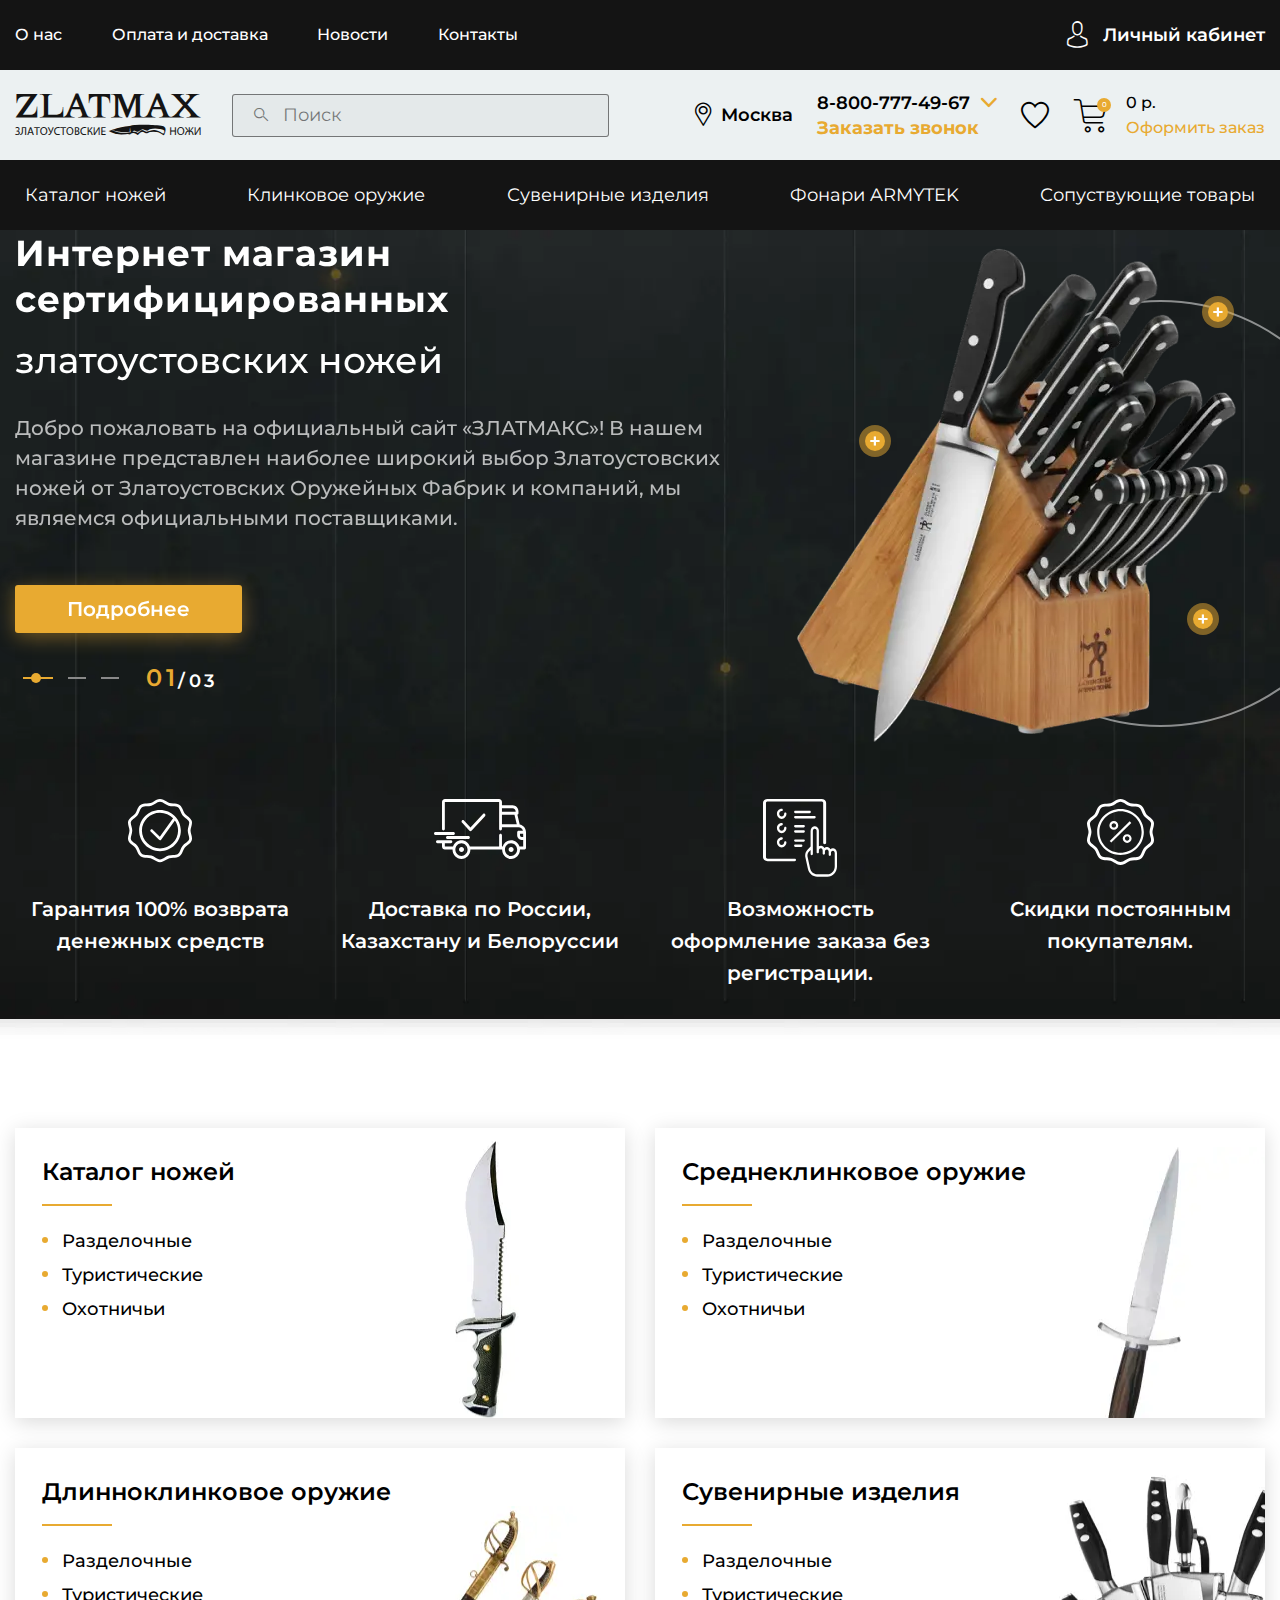
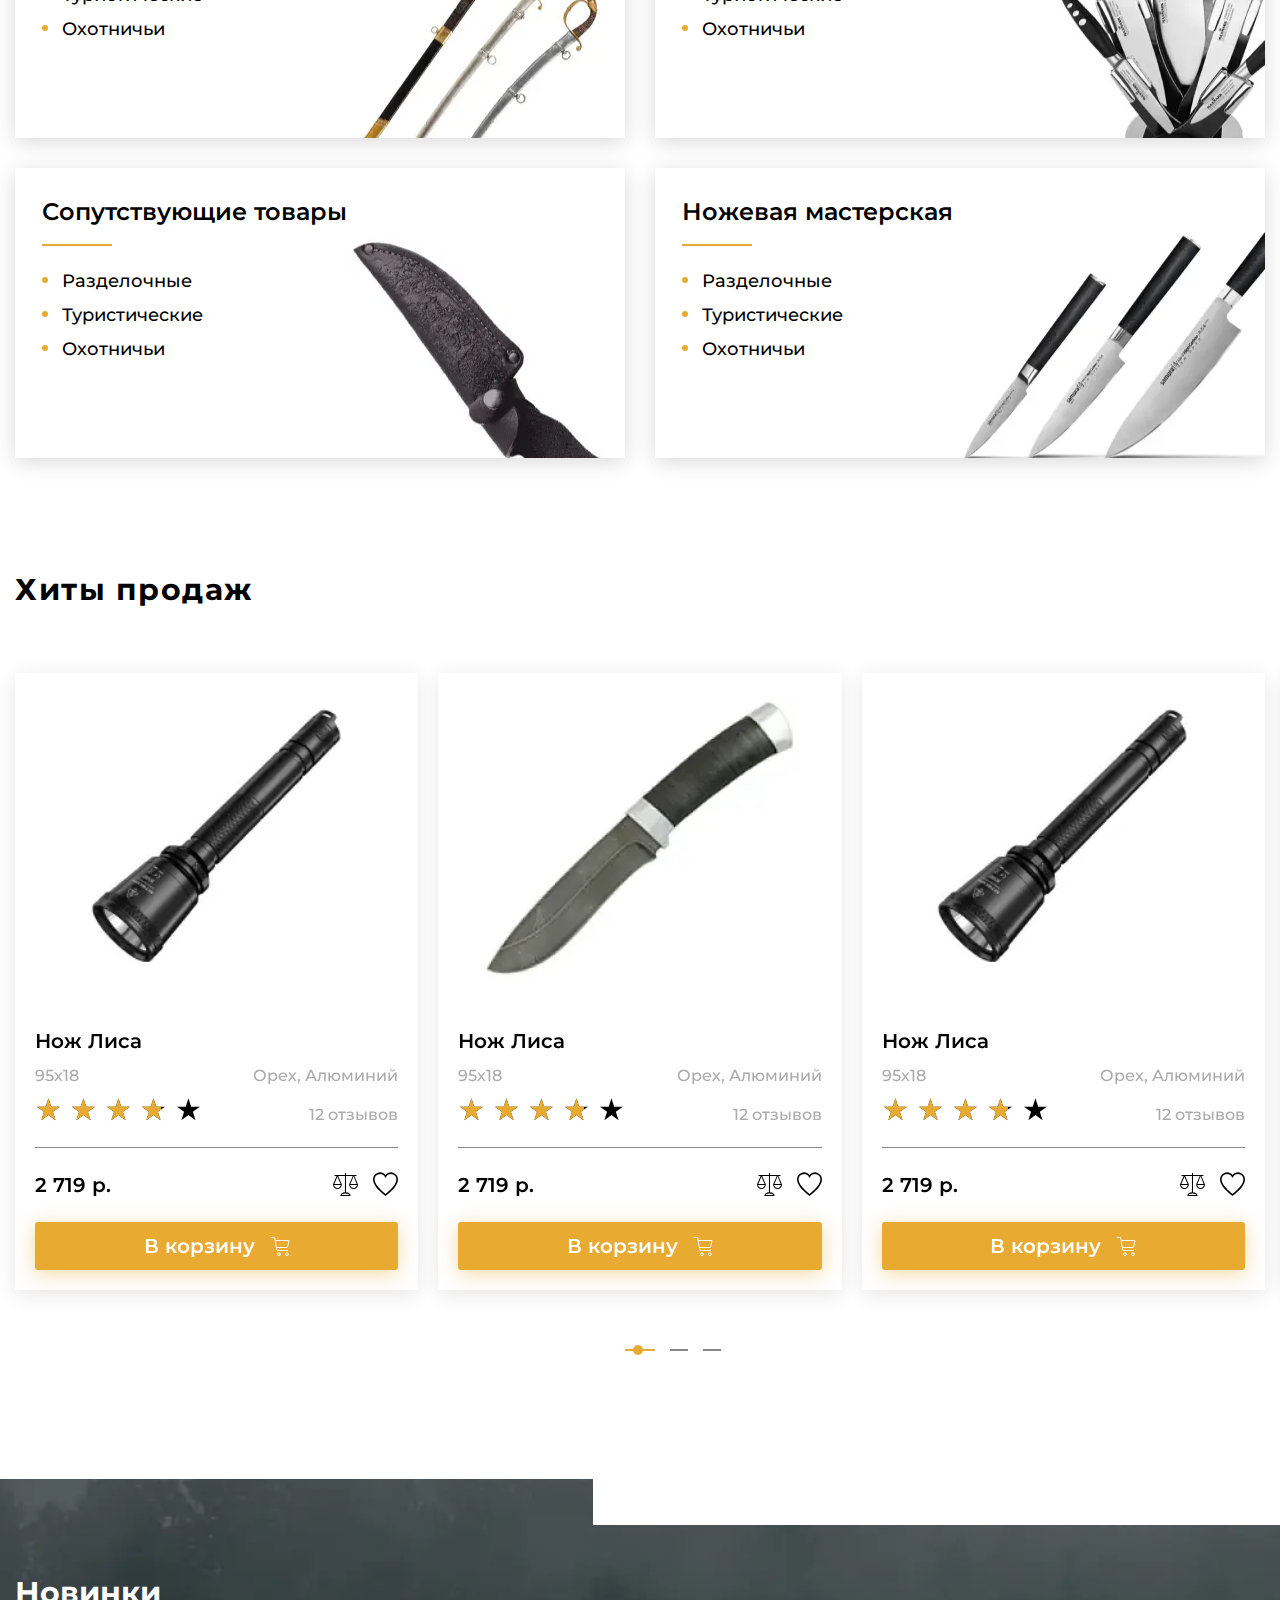
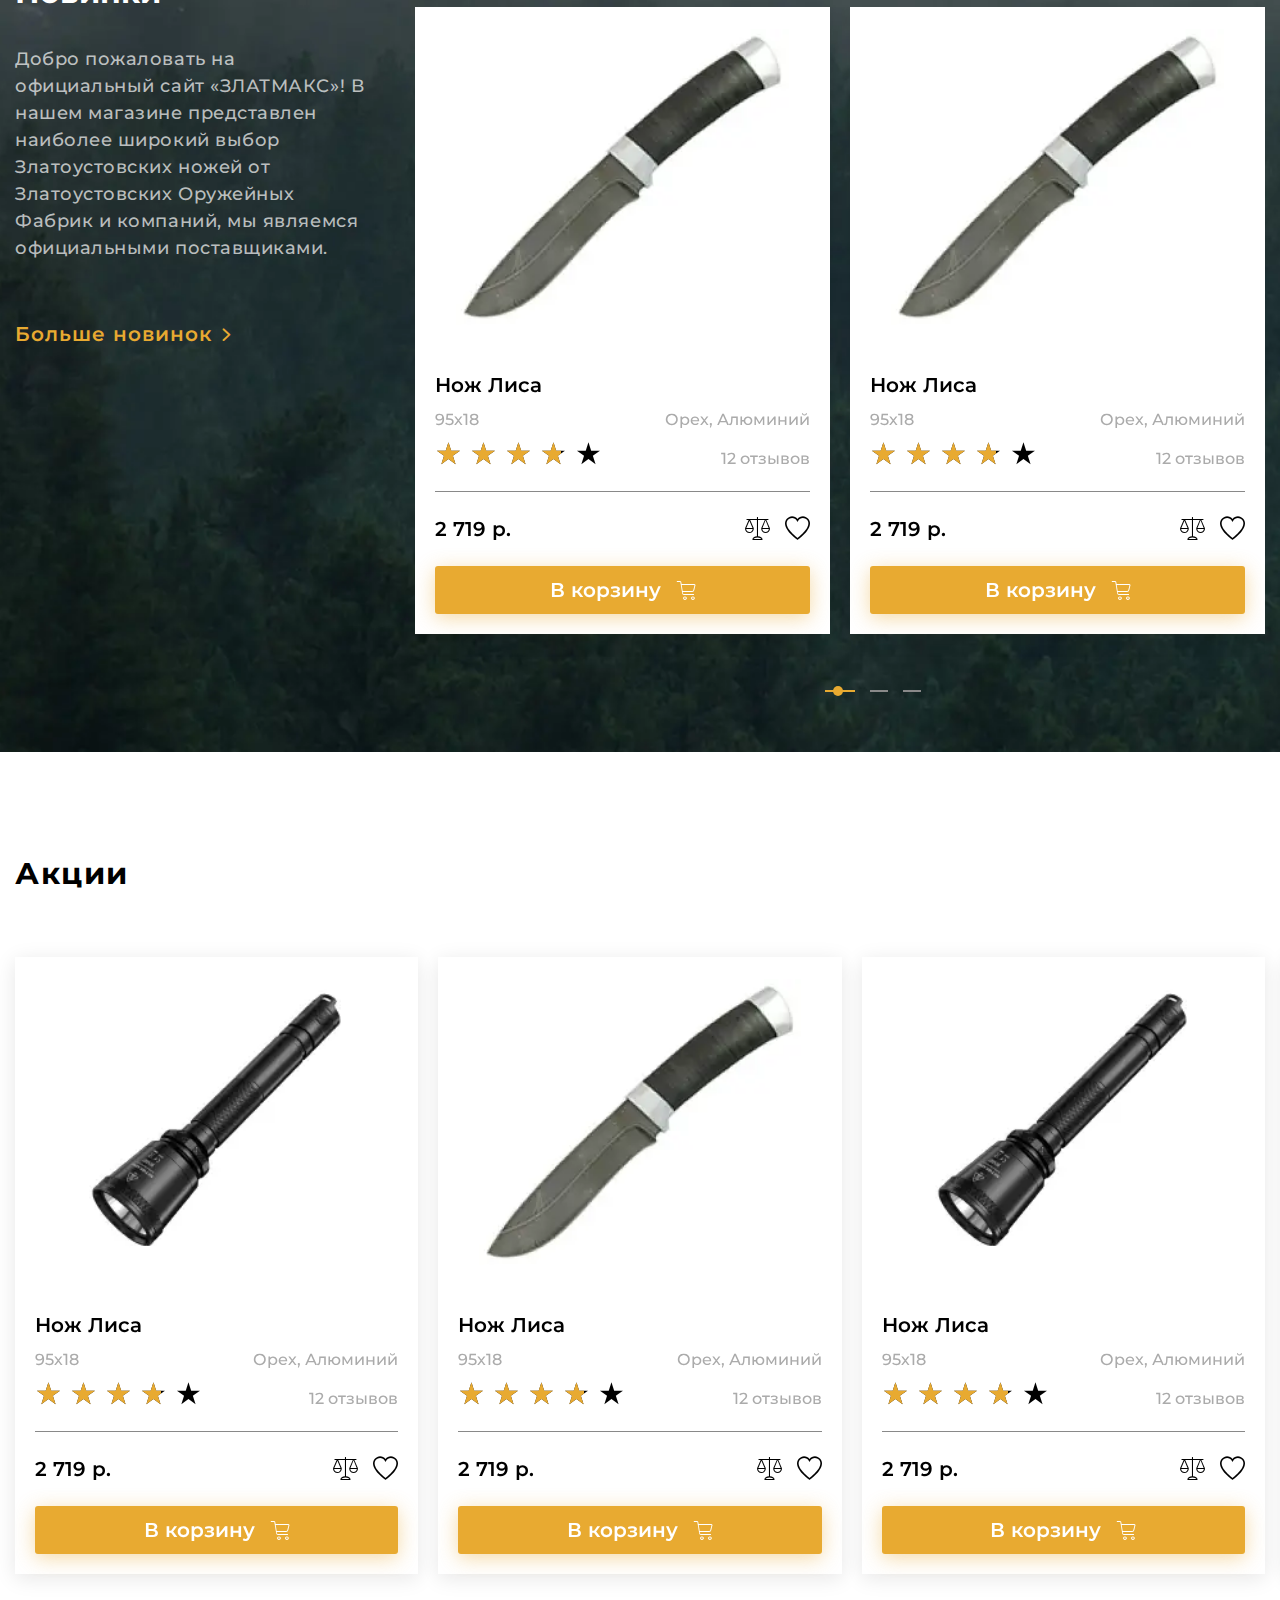
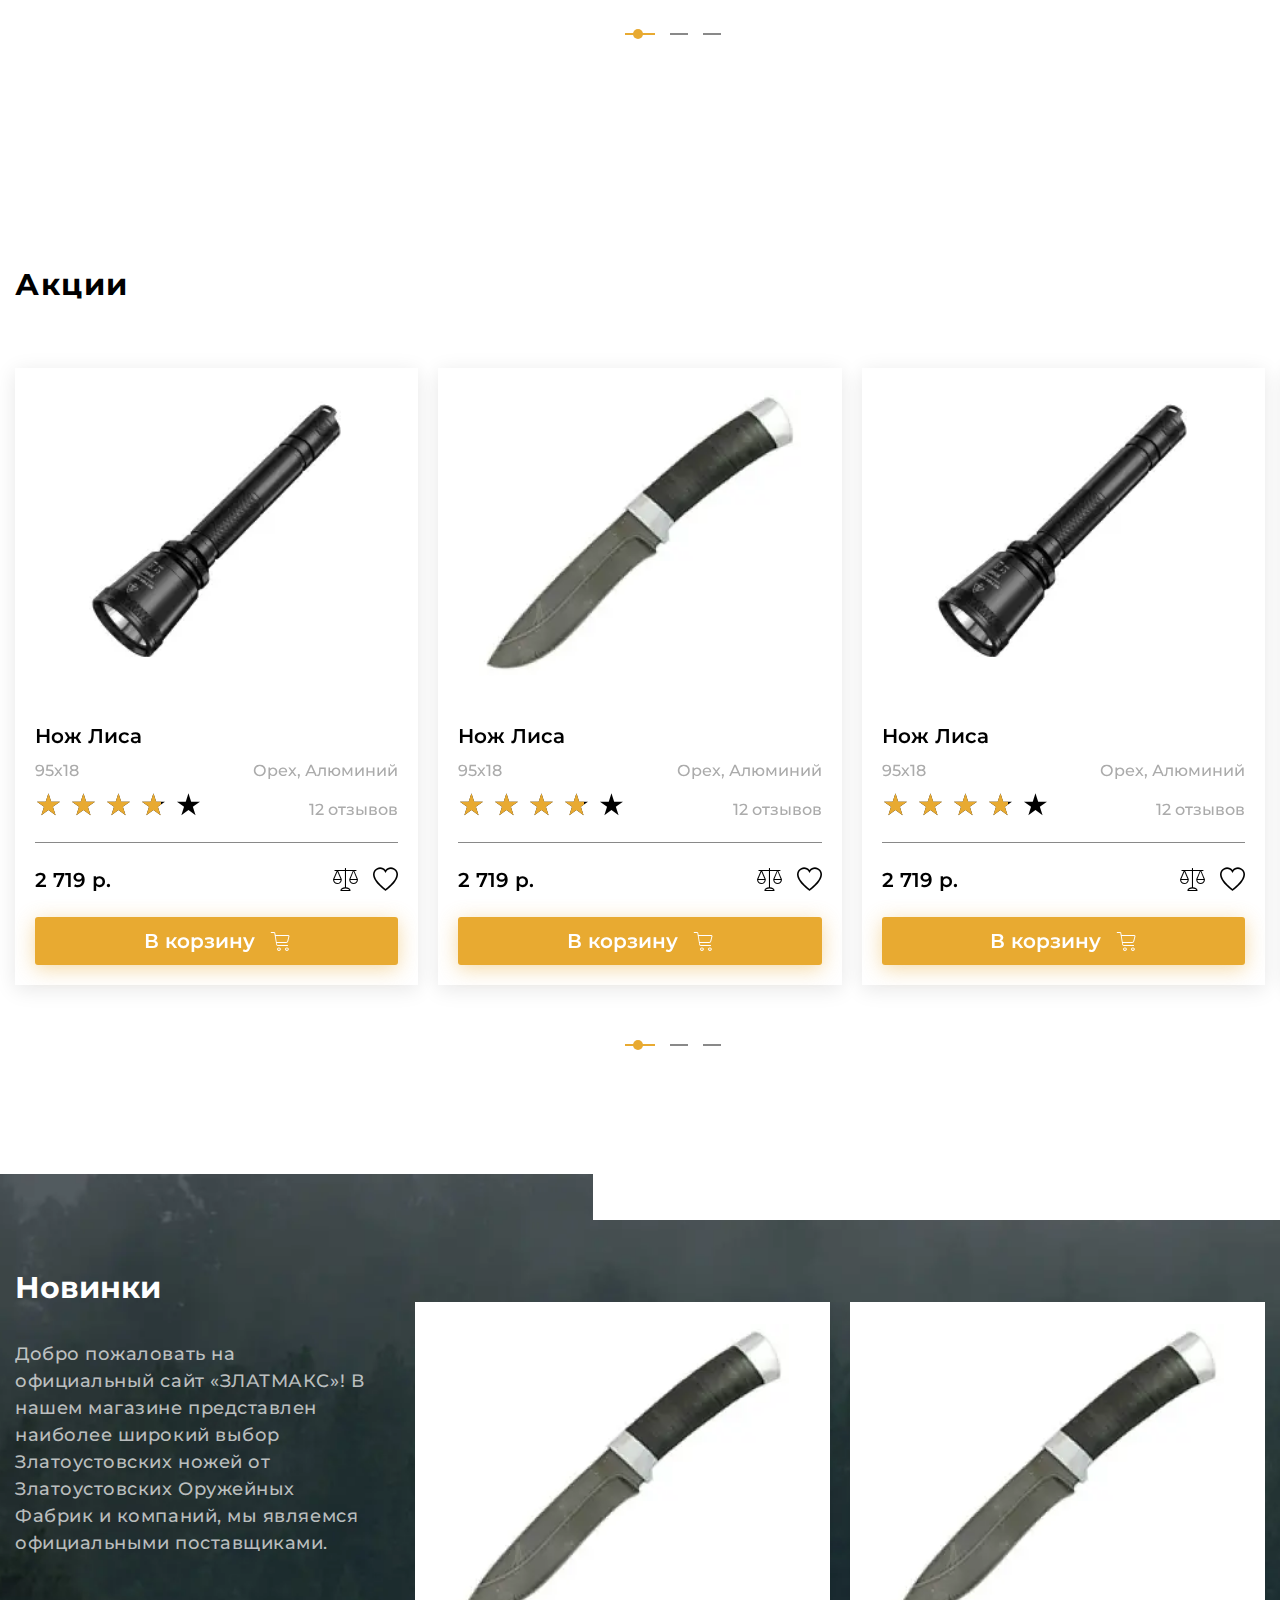
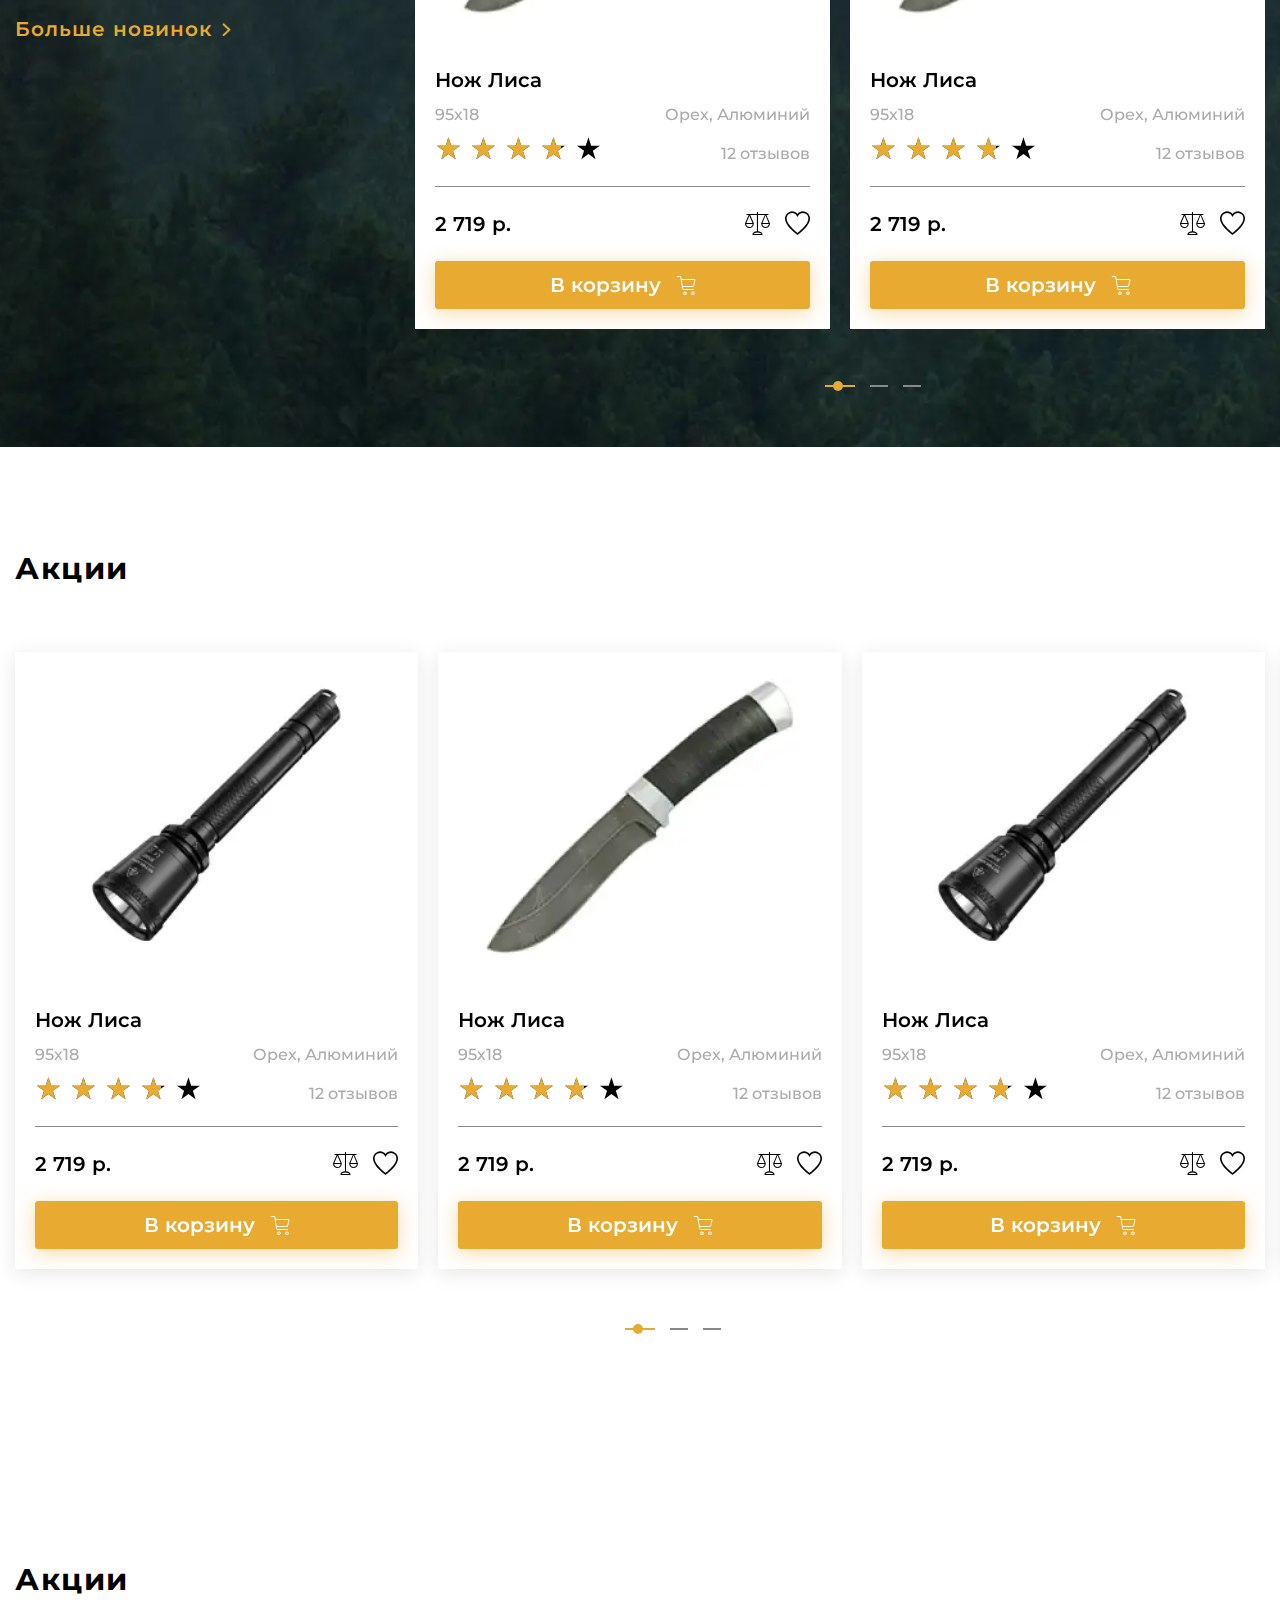
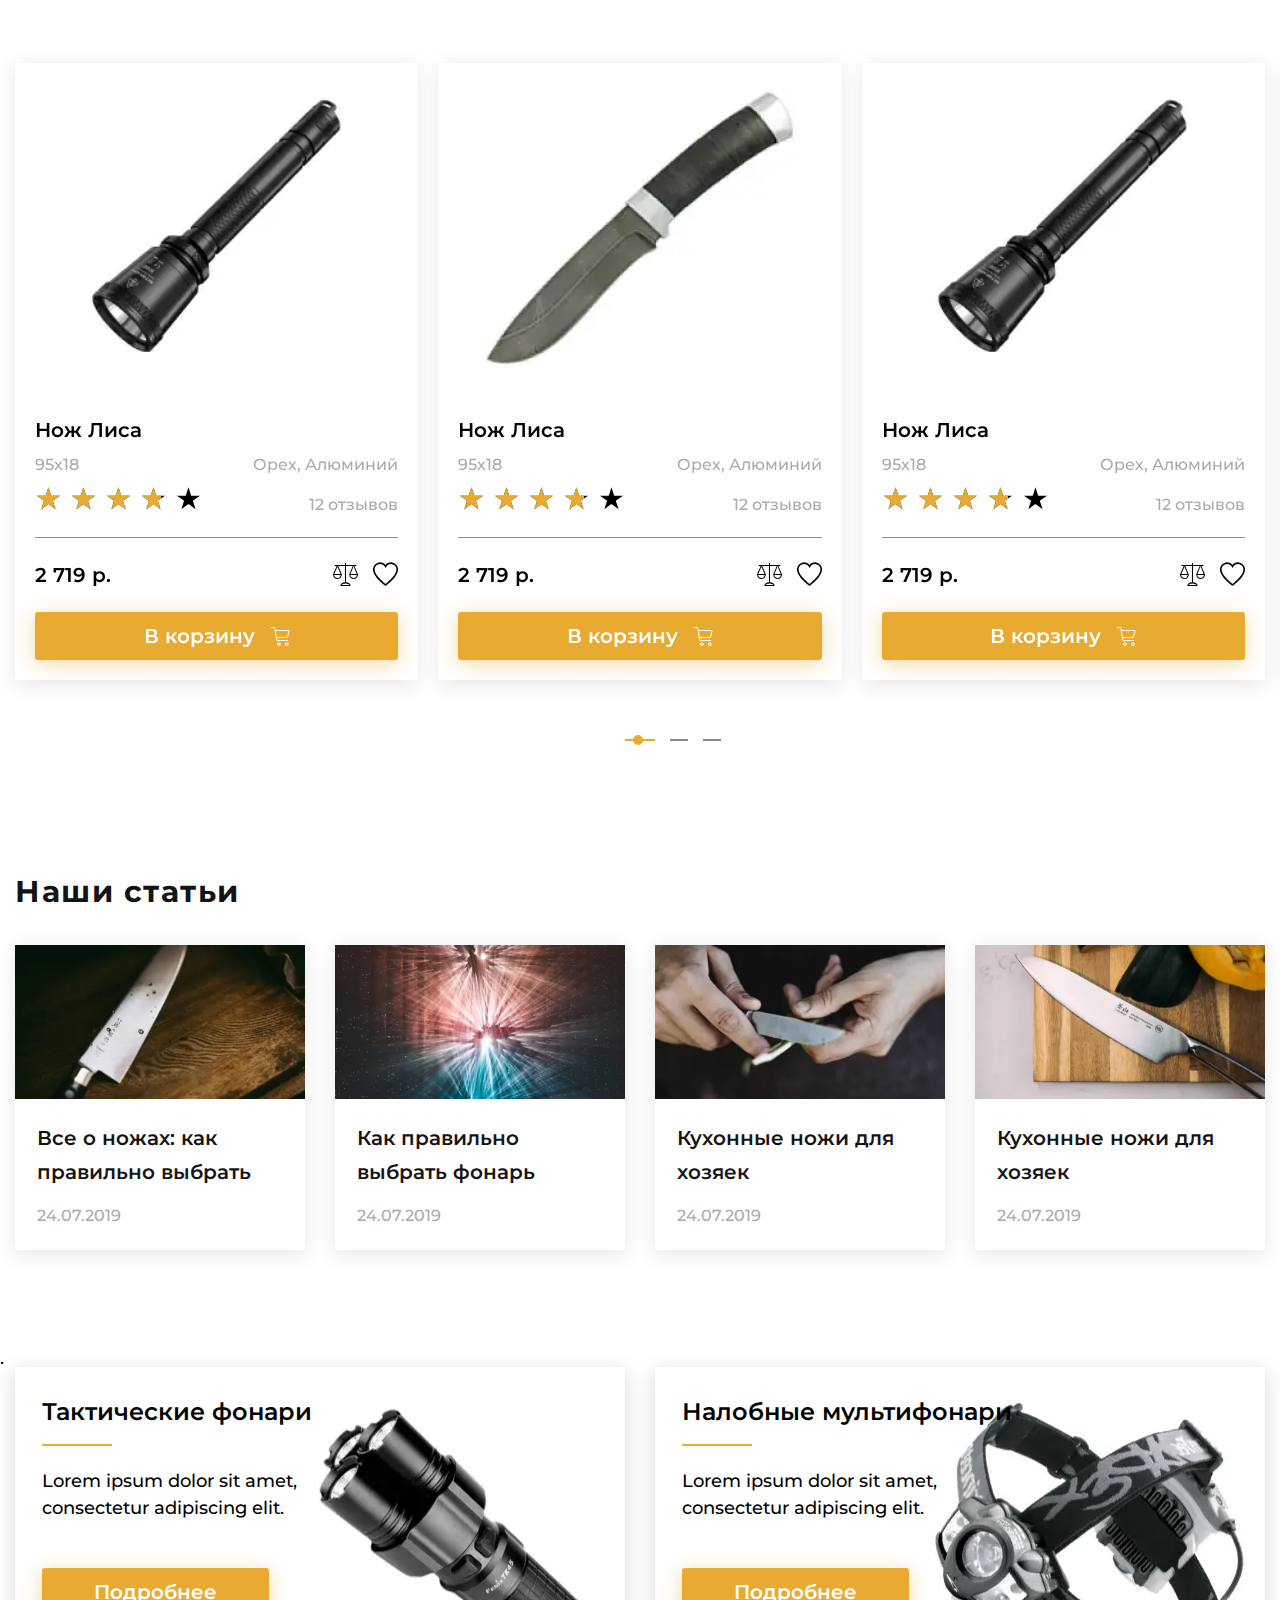
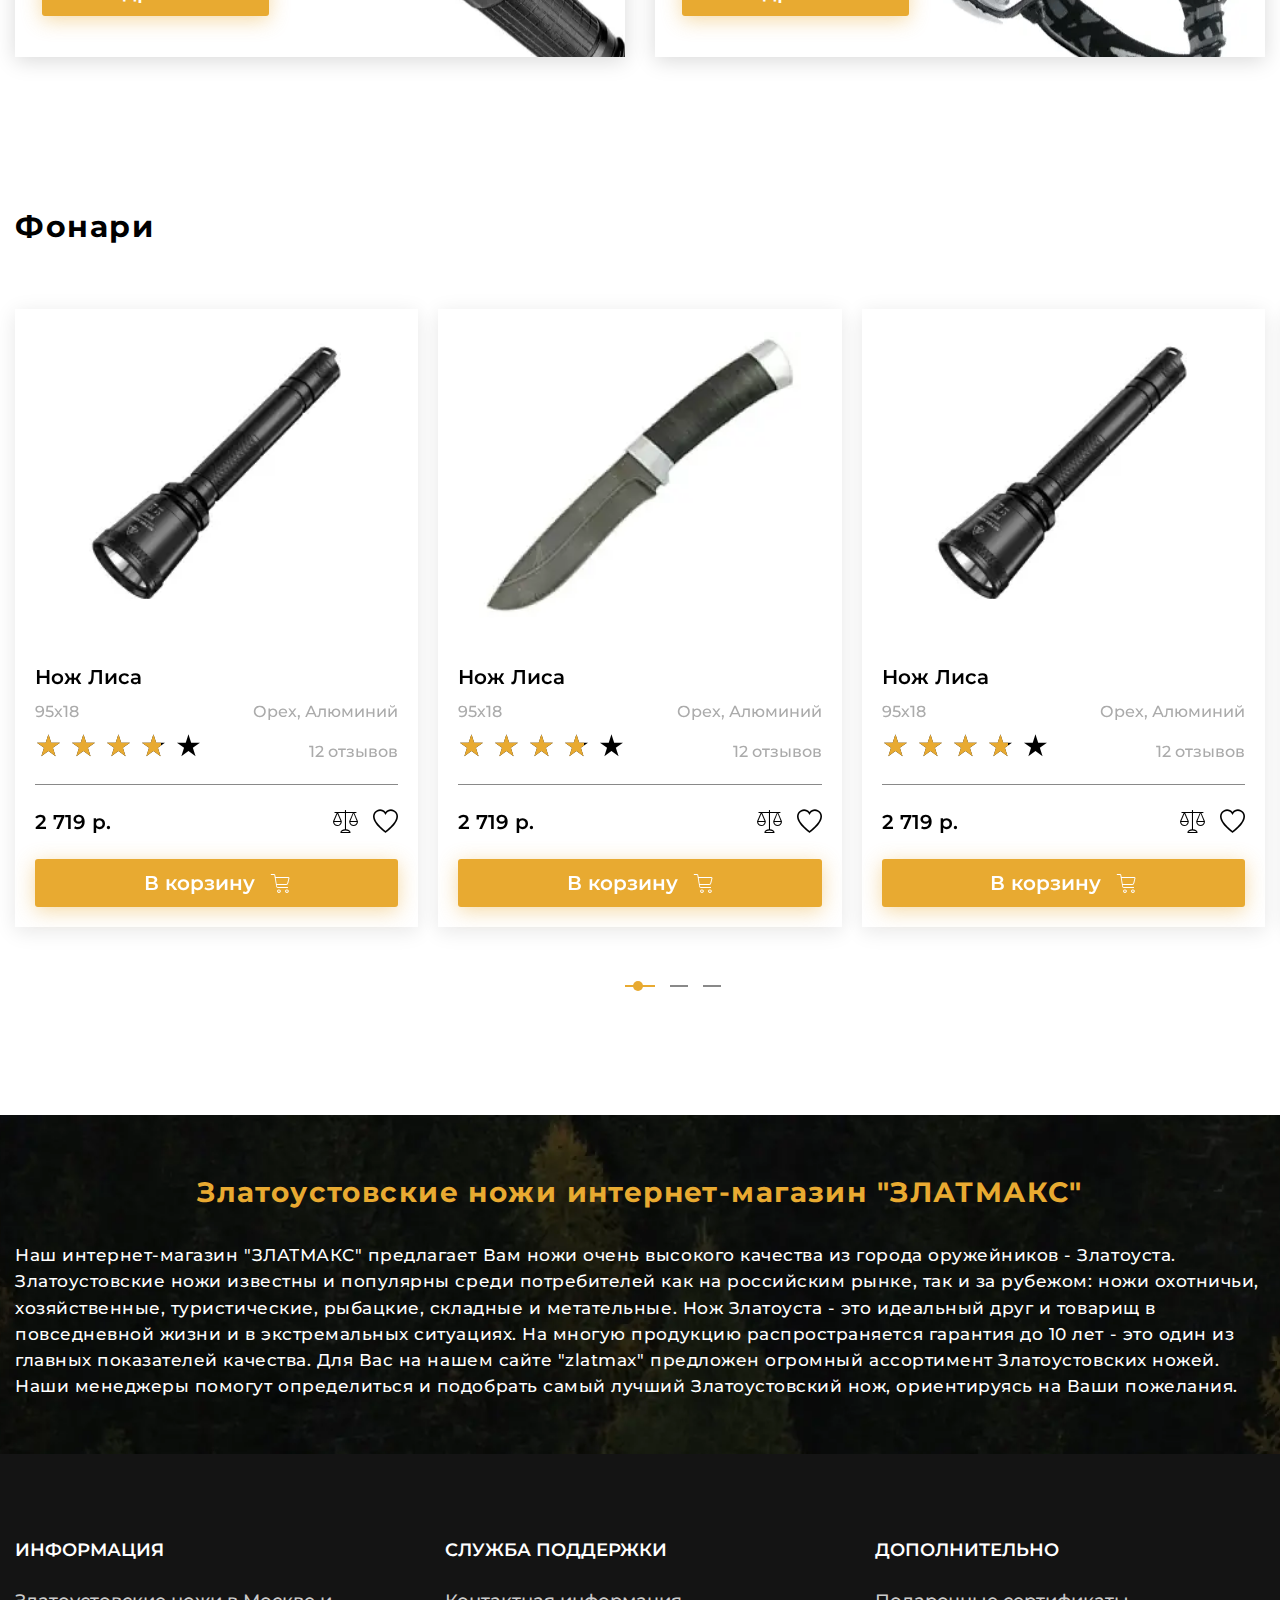
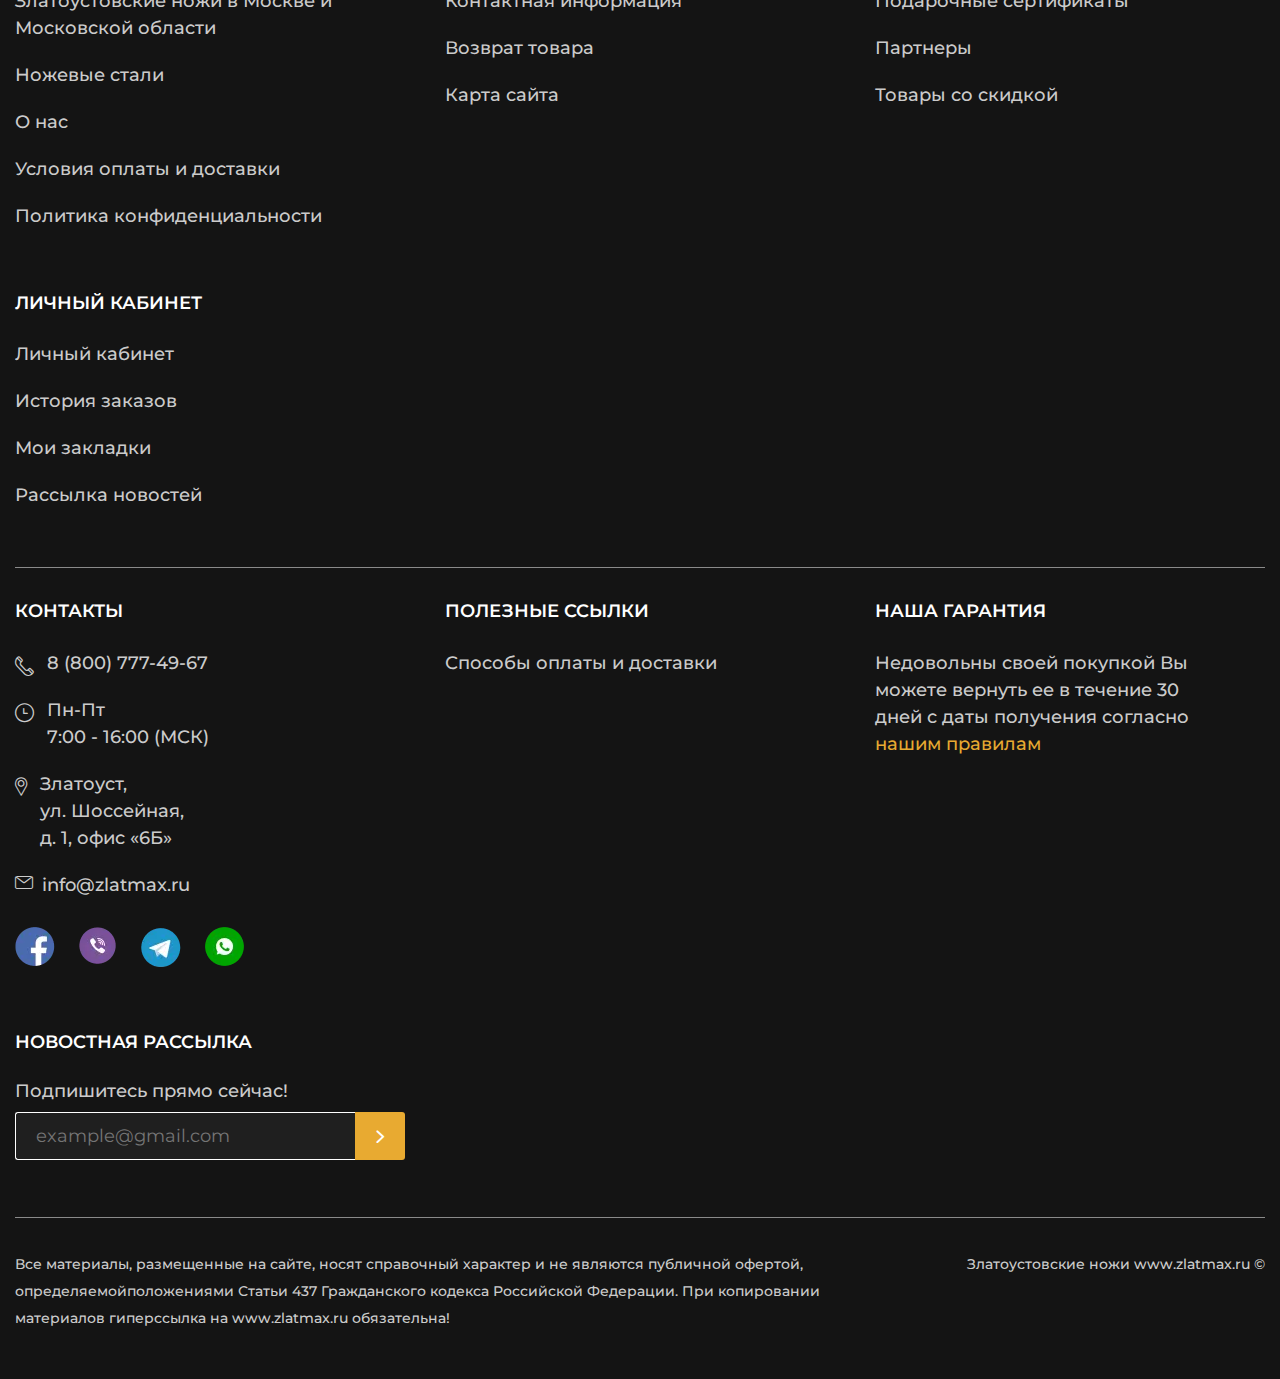
<file: home.html>
<!DOCTYPE html>
<html lang="ru">

<head>
	<title>Главная</title>
	<meta charset="UTF-8">
	<meta name="format-detection" content="telephone=no">
	<!-- <style>body{opacity: 0;}</style> -->
	<link rel="stylesheet" href="css/style.min.css?_v=20220927192156">
	<link rel="shortcut icon" href="favicon.ico">
	<!-- <meta name="robots" content="noindex, nofollow"> -->
	<meta name="viewport" content="width=device-width, initial-scale=1.0">
</head>

<body>
	<div class="wrapper">
		<!--Используется расширение .htm так как шаблонизатор webpack плохо работает с .html -->
		<!--Ограничивающий контейнер-->
		<header class="header">
			<!--Классы top-header и др по БЭМу для обозначения частных стилей/позиционирования/др-->
			<div class="header__top top-header">
				<!--Ограничивающий контейнер-->
				<div class="top-header__container">
					<!--Меню на ПК-версии-->
					<nav class="top-header__menu menu-top-header">
						<!--Атрибут data-da содержит информацию в какой блок перемещаем текущий и пороговое разрешение экрана для действий-->
						<ul data-da=".menu__body,991.98" class="menu-top-header__list">
							<li class="menu-top-header__item menu-top-header__item_catalog">
								<a href="" class="menu-top-header__link menu-top-header__link_catalog _icon-arrow-bottom">Каталог
									товаров</a>
							</li>
							<li class="menu-top-header__item"><a href="" class="menu-top-header__link">О нас</a></li>
							<li class="menu-top-header__item"><a href="" class="menu-top-header__link">Оплата и доставка</a>
							</li>
							<li class="menu-top-header__item"><a href="" class="menu-top-header__link">Новости</a></li>
							<li class="menu-top-header__item"><a href="" class="menu-top-header__link">Контакты</a></li>
						</ul>
					</nav>
					<!--ЛК заключаем в <span> чтобы удобнее сделать hover-->
					<a href="" class="top-header__user _icon-user"><span>Личный кабинет</span></a>

					<!--Меню-бургер в будущем-->
					<nav hidden class="menu">
						<button type="button" class="menu__icon icon-menu"><span></span></button>
						<div class="menu__body">
						</div>
					</nav>

				</div>
			</div>
			<div class="header__body body-header">
				<!--Ограничивающий контейнер-->
				<div class="body-header__container">
					<a href="" class="body-header__logo"></a>
					<div data-da=".catalog-header__container,479.98" class="body-header__search">
						<form action="#" class="search-header">
							<button type="submit" class="search-header__button _icon-search"></button>
							<input autocomplete="off" type="text" name="form[]" data-error="Ошибка" placeholder="Поиск" class="search-header__input">
						</form>
					</div>
					<div class="body-header__actions actions-header">
						<a href="" class="actions-header__location _icon-location"><span>Москва</span></a>
						<!--Атрибут data-da - пометка first обозначает, что вставлять перед всеми элементами в указанный блок-->
						<div data-da=".top-header__container,991.98,first" class="actions-header__phones phones-header">
							<!--Спойлер для блока с номером телефона-->
							<div data-spollers class="phones-header__items">
								<!--Предыдущий блок необязателен если в следующий перенести атрибут data-spollers - см документацию по спойлерам-->
								<div class="phones-header__item">
									<a href="tel:88007774967" class="phones-header__phone"><span>8-800-777-49-67</span></a>
									<button type="button" data-spoller class="phones-header__arrow _icon-arrow-bottom"></button>
									<ul class="phones-header__list">
										<!--Дополнительные телефоны-->
										<li><a href="tel:88007774968" class="phones-header__phone">8-800-777-49-68</a></li>
										<li><a href="tel:88007774969" class="phones-header__phone">8-800-777-49-69</a></li>
										<li><a href="tel:88007774970" class="phones-header__phone">8-800-777-49-70</a></li>
									</ul>
								</div>
							</div>
							<button type="button" data-popup="#callback" class="phones-header__callback">Заказать звонок
							</button>
						</div>
						<!--Атрибут data-da - пометка "2" обозначает, что вставлять третьим(начало с 0) элементом в указанный блок-->
						<a data-da=".top-header__container,991.98,2" href="" class="actions-header__favorite _icon-favorite"></a>
						<a data-da=".top-header__container,991.98,2" href="" class="actions-header__cart cart-header">
							<!--В <span выводится количество товаров в корзине>-->
							<div class="cart-header__icon _icon-cart"><span>0</span></div>
							<div class="cart-header__body">
								<div class="cart-header__summ">0 р.</div>
								<div class="cart-header__link">Оформить заказ</div>
							</div>
						</a>
					</div>
				</div>
			</div>
			<div class="header__catalog catalog-header">
				<!--Ограничивающий контейнер-->
				<div class="catalog-header__container">
					<nav class="catalog-header__menu menu-catalog">
						<button type="button" class="menu-catalog__back _icon-back">Назад</button>
						<ul class="menu-catalog__list">
							<!--Атрибут data-parent - при его наличии будет отображать соотв блок подменю-->
							<li class="menu-catalog__item"><button data-parent="1" class="menu-catalog__link">Каталог ножей</button></li>
							<li class="menu-catalog__item"><button data-parent="2" class="menu-catalog__link">Клинковое оружие</button></li>
							<li class="menu-catalog__item"><button data-parent="3" class="menu-catalog__link">Сувенирные изделия</button></li>
							<li class="menu-catalog__item"><button data-parent="4" class="menu-catalog__link">Фонари ARMYTEK</button></li>
							<li class="menu-catalog__item"><button data-parent="5" class="menu-catalog__link">Сопуствующие товары</button></li>
						</ul>
						<!--<div class="menu-catalog__sub-menu sub-menu-catalog">
                    &lt;!&ndash;Ограничивающий контейнер&ndash;&gt;
                    <div class="sub-menu-catalog__container">
                        <div hidden data-submenu="1" class="sub-menu-catalog__block">
                            <div class="sub-menu-catalog__column">
                                <a href="" class="sub-menu-catalog__category">Категория ножей</a>
                                <ul class="sub-menu-catalog__list">
                                    <li class="sub-menu-catalog__item"><a href="" class="sub-menu-catalog__link">Разделочные ножи</a></li>
                                    <li class="sub-menu-catalog__item"><a href="" class="sub-menu-catalog__link">Туристические ножи</a></li>
                                    <li class="sub-menu-catalog__item"><a href="" class="sub-menu-catalog__link">Ножи охотничьи</a></li>
                                    <li class="sub-menu-catalog__item"><a href="" class="sub-menu-catalog__link">Булатные ножи</a></li>
                                    <li class="sub-menu-catalog__item"><a href="" class="sub-menu-catalog__link">Ножи из дамаска</a></li>
                                    <li class="sub-menu-catalog__item"><a href="" class="sub-menu-catalog__link">Тактического назначения</a></li>
                                    <li class="sub-menu-catalog__item"><a href="" class="sub-menu-catalog__link">Метательные ножи</a></li>
                                    <li class="sub-menu-catalog__item"><a href="" class="sub-menu-catalog__link">Мачете и кукри</a></li>
                                    <li class="sub-menu-catalog__item"><a href="" class="sub-menu-catalog__link">Ножи кухонные</a></li>
                                </ul>
                                <a href="" class="sub-menu-catalog__all">Смотреть все</a>
                            </div>
                            <div class="sub-menu-catalog__column">
                                <a href="" class="sub-menu-catalog__category">Производство ножей</a>
                                <ul class="sub-menu-catalog__list">
                                    <li class="sub-menu-catalog__item"><a href="" class="sub-menu-catalog__link">Ножи АИР</a></li>
                                    <li class="sub-menu-catalog__item"><a href="" class="sub-menu-catalog__link">Ножи ЗИК</a></li>
                                    <li class="sub-menu-catalog__item"><a href="" class="sub-menu-catalog__link">Ножи ЗЗОСС</a></li>
                                    <li class="sub-menu-catalog__item"><a href="" class="sub-menu-catalog__link">Ножи РОСоружие</a></li>
                                    <li class="sub-menu-catalog__item"><a href="" class="sub-menu-catalog__link">Ножи Оружейник</a></li>
                                    <li class="sub-menu-catalog__item"><a href="" class="sub-menu-catalog__link">Булат Сергея Баранова</a></li>
                                    <li class="sub-menu-catalog__item"><a href="" class="sub-menu-catalog__link">Булат Андрея Умерова</a></li>
                                    <li class="sub-menu-catalog__item"><a href="" class="sub-menu-catalog__link">Ножи Златко</a></li>
                                    <li class="sub-menu-catalog__item"><a href="" class="sub-menu-catalog__link">Ножи Стиль-М</a></li>
                                    <li class="sub-menu-catalog__item"><a href="" class="sub-menu-catalog__link">Оружейная компания</a></li>
                                </ul>
                                <a href="" class="sub-menu-catalog__all">Смотреть все</a>
                            </div>
                            <div class="sub-menu-catalog__column">
                                <a href="" class="sub-menu-catalog__category">Ножи по маркам стали</a>
                                <ul class="sub-menu-catalog__list">
                                    <li class="sub-menu-catalog__item"><a href="" class="sub-menu-catalog__link">Ножи из стали 40х102С2М</a></li>
                                    <li class="sub-menu-catalog__item"><a href="" class="sub-menu-catalog__link">Ножи из стали 95х18</a></li>
                                    <li class="sub-menu-catalog__item"><a href="" class="sub-menu-catalog__link">Ножи из стали 100х13м</a></li>
                                    <li class="sub-menu-catalog__item"><a href="" class="sub-menu-catalog__link">Ножи из стали 110х18м-ШД</a></li>
                                    <li class="sub-menu-catalog__item"><a href="" class="sub-menu-catalog__link">Ножи из стали ЭИ-107 ТЦ</a></li>
                                    <li class="sub-menu-catalog__item"><a href="" class="sub-menu-catalog__link">Ножи из стали 50х14МФ</a></li>
                                    <li class="sub-menu-catalog__item"><a href="" class="sub-menu-catalog__link">Ножи из стали AUS-8</a></li>
                                    <li class="sub-menu-catalog__item"><a href="" class="sub-menu-catalog__link">Ножи из стали К340</a></li>
                                    <li class="sub-menu-catalog__item"><a href="" class="sub-menu-catalog__link">Ножи из стали M390</a></li>
                                    <li class="sub-menu-catalog__item"><a href="" class="sub-menu-catalog__link">Ножи из стали ЭП-766</a></li>
                                </ul>
                                <a href="" class="sub-menu-catalog__all">Смотреть все</a>
                            </div>
                            <div class="sub-menu-catalog__column">
                                <a href="" class="sub-menu-catalog__category">Заточка и полировка ножей</a>
                                <ul class="sub-menu-catalog__list">
                                    <li class="sub-menu-catalog__item"><a href="" class="sub-menu-catalog__link">Паста ГОИ</a></li>
                                    <li class="sub-menu-catalog__item"><a href="" class="sub-menu-catalog__link">Алмазная паста</a></li>
                                    <li class="sub-menu-catalog__item"><a href="" class="sub-menu-catalog__link">Бруски и камни для заточки</a></li>
                                    <li class="sub-menu-catalog__item"><a href="" class="sub-menu-catalog__link">Заточные системы</a></li>
                                </ul>
                                <a href="" class="sub-menu-catalog__all">Смотреть все</a>
                            </div>
                            <div class="sub-menu-catalog__column">
                                <a href="" class="sub-menu-catalog__category">Ножевая мастерская</a>
                                <ul class="sub-menu-catalog__list">
                                    <li class="sub-menu-catalog__item"><a href="" class="sub-menu-catalog__link">Ножевые клинки</a></li>
                                    <li class="sub-menu-catalog__item"><a href="" class="sub-menu-catalog__link">Заготовки для ножей</a></li>
                                    <li class="sub-menu-catalog__item"><a href="" class="sub-menu-catalog__link">Литье для ножей</a></li>
                                    <li class="sub-menu-catalog__item"><a href="" class="sub-menu-catalog__link">Материалы для рукоятей</a></li>
                                    <li class="sub-menu-catalog__item"><a href="" class="sub-menu-catalog__link">Уход за рукоятиями ножей</a></li>
                                </ul>
                                <a href="" class="sub-menu-catalog__all">Смотреть все</a>
                            </div>
                        </div>
                        <div hidden data-submenu="2" class="sub-menu-catalog__block">
                            <div class="sub-menu-catalog__column">
                                <a href="" class="sub-menu-catalog__category">Ножи по маркам стали</a>
                                <ul class="sub-menu-catalog__list">
                                    <li class="sub-menu-catalog__item"><a href="" class="sub-menu-catalog__link">Ножи из стали 40х102С2М</a></li>
                                    <li class="sub-menu-catalog__item"><a href="" class="sub-menu-catalog__link">Ножи из стали 95х18</a></li>
                                    <li class="sub-menu-catalog__item"><a href="" class="sub-menu-catalog__link">Ножи из стали 100х13м</a></li>
                                    <li class="sub-menu-catalog__item"><a href="" class="sub-menu-catalog__link">Ножи из стали 110х18м-ШД</a></li>
                                    <li class="sub-menu-catalog__item"><a href="" class="sub-menu-catalog__link">Ножи из стали ЭИ-107 ТЦ</a></li>
                                    <li class="sub-menu-catalog__item"><a href="" class="sub-menu-catalog__link">Ножи из стали 50х14МФ</a></li>
                                    <li class="sub-menu-catalog__item"><a href="" class="sub-menu-catalog__link">Ножи из стали AUS-8</a></li>
                                    <li class="sub-menu-catalog__item"><a href="" class="sub-menu-catalog__link">Ножи из стали К340</a></li>
                                    <li class="sub-menu-catalog__item"><a href="" class="sub-menu-catalog__link">Ножи из стали M390</a></li>
                                    <li class="sub-menu-catalog__item"><a href="" class="sub-menu-catalog__link">Ножи из стали ЭП-766</a></li>
                                </ul>
                                <a href="" class="sub-menu-catalog__all">Смотреть все</a>
                            </div>
                            <div class="sub-menu-catalog__column">
                                <a href="" class="sub-menu-catalog__category">Заточка и полировка ножей</a>
                                <ul class="sub-menu-catalog__list">
                                    <li class="sub-menu-catalog__item"><a href="" class="sub-menu-catalog__link">Паста ГОИ</a></li>
                                    <li class="sub-menu-catalog__item"><a href="" class="sub-menu-catalog__link">Алмазная паста</a></li>
                                    <li class="sub-menu-catalog__item"><a href="" class="sub-menu-catalog__link">Бруски и камни для заточки</a></li>
                                    <li class="sub-menu-catalog__item"><a href="" class="sub-menu-catalog__link">Заточные системы</a></li>
                                </ul>
                                <a href="" class="sub-menu-catalog__all">Смотреть все</a>
                            </div>
                            <div class="sub-menu-catalog__column">
                                <a href="" class="sub-menu-catalog__category">Ножевая мастерская</a>
                                <ul class="sub-menu-catalog__list">
                                    <li class="sub-menu-catalog__item"><a href="" class="sub-menu-catalog__link">Ножевые клинки</a></li>
                                    <li class="sub-menu-catalog__item"><a href="" class="sub-menu-catalog__link">Заготовки для ножей</a></li>
                                    <li class="sub-menu-catalog__item"><a href="" class="sub-menu-catalog__link">Литье для ножей</a></li>
                                    <li class="sub-menu-catalog__item"><a href="" class="sub-menu-catalog__link">Материалы для рукоятей</a></li>
                                    <li class="sub-menu-catalog__item"><a href="" class="sub-menu-catalog__link">Уход за рукоятиями ножей</a></li>
                                </ul>
                                <a href="" class="sub-menu-catalog__all">Смотреть все</a>
                            </div>
                        </div>
                    </div>
                </div>-->
						<div class="menu-catalog__sub-menu sub-menu-catalog">
							<button type="button" class="sub-menu-catalog__back _icon-back">Назад</button>
							<!--Ограничивающий контейнер-->
							<div class="sub-menu-catalog__container">
								<div hidden data-submenu="1" class="sub-menu-catalog__block">
									<!--Следующая структура на гридах продиктована необходимостью сделать подчеркивание после категорий(след ссылок)
                            если делать на флексах, то при изменении ширины экрана линия ломается-->

									<div class="sub-menu-catalog__category">
										<a href="" class="sub-menu-catalog__link-category">Категория ножей</a>
									</div>
									<div class="sub-menu-catalog__category">
										<a href="" class="sub-menu-catalog__link-category">Производство ножей</a>
									</div>
									<div class="sub-menu-catalog__category">
										<a href="" class="sub-menu-catalog__link-category">Ножи по маркам стали</a>
									</div>
									<div class="sub-menu-catalog__category">
										<a href="" class="sub-menu-catalog__link-category">Заточка и полировка ножей</a>
									</div>
									<div class="sub-menu-catalog__category">
										<a href="" class="sub-menu-catalog__link-category">Ножевая мастерская</a>
									</div>

									<ul class="sub-menu-catalog__list">
										<li class="sub-menu-catalog__item"><a href="" class="sub-menu-catalog__link">Разделочные
												ножи</a></li>
										<li class="sub-menu-catalog__item"><a href="" class="sub-menu-catalog__link">Туристические
												ножи</a></li>
										<li class="sub-menu-catalog__item"><a href="" class="sub-menu-catalog__link">Ножи
												охотничьи</a></li>
										<li class="sub-menu-catalog__item"><a href="" class="sub-menu-catalog__link">Булатные
												ножи</a></li>
										<li class="sub-menu-catalog__item"><a href="" class="sub-menu-catalog__link">Ножи из
												дамаска</a></li>
										<li class="sub-menu-catalog__item"><a href="" class="sub-menu-catalog__link">Тактического
												назначения</a></li>
										<li class="sub-menu-catalog__item"><a href="" class="sub-menu-catalog__link">Метательные
												ножи</a></li>
										<li class="sub-menu-catalog__item"><a href="" class="sub-menu-catalog__link">Мачете и
												кукри</a></li>
										<li class="sub-menu-catalog__item"><a href="" class="sub-menu-catalog__link">Ножи
												кухонные</a></li>
									</ul>
									<ul class="sub-menu-catalog__list">
										<li class="sub-menu-catalog__item"><a href="" class="sub-menu-catalog__link">Ножи
												АИР</a></li>
										<li class="sub-menu-catalog__item"><a href="" class="sub-menu-catalog__link">Ножи
												ЗИК</a></li>
										<li class="sub-menu-catalog__item"><a href="" class="sub-menu-catalog__link">Ножи
												ЗЗОСС</a></li>
										<li class="sub-menu-catalog__item"><a href="" class="sub-menu-catalog__link">Ножи
												РОСоружие</a></li>
										<li class="sub-menu-catalog__item"><a href="" class="sub-menu-catalog__link">Ножи
												Оружейник</a></li>
										<li class="sub-menu-catalog__item"><a href="" class="sub-menu-catalog__link">Булат
												Сергея Баранова</a></li>
										<li class="sub-menu-catalog__item"><a href="" class="sub-menu-catalog__link">Булат
												Андрея Умерова</a></li>
										<li class="sub-menu-catalog__item"><a href="" class="sub-menu-catalog__link">Ножи
												Златко</a></li>
										<li class="sub-menu-catalog__item"><a href="" class="sub-menu-catalog__link">Ножи
												Стиль-М</a></li>
										<li class="sub-menu-catalog__item"><a href="" class="sub-menu-catalog__link">Оружейная
												компания</a></li>
									</ul>
									<ul class="sub-menu-catalog__list">
										<li class="sub-menu-catalog__item"><a href="" class="sub-menu-catalog__link">Ножи из
												стали 40х102С2М</a></li>
										<li class="sub-menu-catalog__item"><a href="" class="sub-menu-catalog__link">Ножи из
												стали 95х18</a></li>
										<li class="sub-menu-catalog__item"><a href="" class="sub-menu-catalog__link">Ножи из
												стали 100х13м</a></li>
										<li class="sub-menu-catalog__item"><a href="" class="sub-menu-catalog__link">Ножи из
												стали 110х18м-ШД</a></li>
										<li class="sub-menu-catalog__item"><a href="" class="sub-menu-catalog__link">Ножи из
												стали ЭИ-107 ТЦ</a></li>
										<li class="sub-menu-catalog__item"><a href="" class="sub-menu-catalog__link">Ножи из
												стали 50х14МФ</a></li>
										<li class="sub-menu-catalog__item"><a href="" class="sub-menu-catalog__link">Ножи из
												стали AUS-8</a></li>
										<li class="sub-menu-catalog__item"><a href="" class="sub-menu-catalog__link">Ножи из
												стали К340</a></li>
										<li class="sub-menu-catalog__item"><a href="" class="sub-menu-catalog__link">Ножи из
												стали M390</a></li>
										<li class="sub-menu-catalog__item"><a href="" class="sub-menu-catalog__link">Ножи из
												стали ЭП-766</a></li>
									</ul>
									<ul class="sub-menu-catalog__list">
										<li class="sub-menu-catalog__item"><a href="" class="sub-menu-catalog__link">Паста
												ГОИ</a></li>
										<li class="sub-menu-catalog__item"><a href="" class="sub-menu-catalog__link">Алмазная
												паста</a></li>
										<li class="sub-menu-catalog__item"><a href="" class="sub-menu-catalog__link">Бруски и
												камни для заточки</a></li>
										<li class="sub-menu-catalog__item"><a href="" class="sub-menu-catalog__link">Заточные
												системы</a></li>
									</ul>
									<ul class="sub-menu-catalog__list">
										<li class="sub-menu-catalog__item"><a href="" class="sub-menu-catalog__link">Ножевые
												клинки</a></li>
										<li class="sub-menu-catalog__item"><a href="" class="sub-menu-catalog__link">Заготовки
												для ножей</a></li>
										<li class="sub-menu-catalog__item"><a href="" class="sub-menu-catalog__link">Литье для
												ножей</a></li>
										<li class="sub-menu-catalog__item"><a href="" class="sub-menu-catalog__link">Материалы
												для рукоятей</a></li>
										<li class="sub-menu-catalog__item"><a href="" class="sub-menu-catalog__link">Уход за
												рукоятиями ножей</a></li>
									</ul>

									<div class="sub-menu-catalog__footer">
										<a href="" class="sub-menu-catalog__all">Смотреть все</a>
									</div>
									<div class="sub-menu-catalog__footer">
										<a href="" class="sub-menu-catalog__all">Смотреть все</a>
									</div>
									<div class="sub-menu-catalog__footer">
										<a href="" class="sub-menu-catalog__all">Смотреть все</a>
									</div>
									<div class="sub-menu-catalog__footer">
										<a href="" class="sub-menu-catalog__all">Смотреть все</a>
									</div>
									<div class="sub-menu-catalog__footer">
										<a href="" class="sub-menu-catalog__all">Смотреть все</a>
									</div>
								</div>
								<div hidden data-submenu="2" class="sub-menu-catalog__block">

									<div class="sub-menu-catalog__category">
										<a href="" class="sub-menu-catalog__link-category">Категория ножей</a>
									</div>
									<div class="sub-menu-catalog__category">
										<a href="" class="sub-menu-catalog__link-category">Производство ножей</a>
									</div>
									<div class="sub-menu-catalog__category">
										<a href="" class="sub-menu-catalog__link-category">Производство ножей</a>
									</div>

									<ul class="sub-menu-catalog__list">
										<li class="sub-menu-catalog__item"><a href="" class="sub-menu-catalog__link">Ножи из
												стали 40х102С2М</a></li>
										<li class="sub-menu-catalog__item"><a href="" class="sub-menu-catalog__link">Ножи из
												стали 95х18</a></li>
										<li class="sub-menu-catalog__item"><a href="" class="sub-menu-catalog__link">Ножи из
												стали 100х13м</a></li>
										<li class="sub-menu-catalog__item"><a href="" class="sub-menu-catalog__link">Ножи из
												стали 110х18м-ШД</a></li>
										<li class="sub-menu-catalog__item"><a href="" class="sub-menu-catalog__link">Ножи из
												стали ЭИ-107 ТЦ</a></li>
										<li class="sub-menu-catalog__item"><a href="" class="sub-menu-catalog__link">Ножи из
												стали 50х14МФ</a></li>
										<li class="sub-menu-catalog__item"><a href="" class="sub-menu-catalog__link">Ножи из
												стали AUS-8</a></li>
										<li class="sub-menu-catalog__item"><a href="" class="sub-menu-catalog__link">Ножи из
												стали К340</a></li>
										<li class="sub-menu-catalog__item"><a href="" class="sub-menu-catalog__link">Ножи из
												стали M390</a></li>
										<li class="sub-menu-catalog__item"><a href="" class="sub-menu-catalog__link">Ножи из
												стали ЭП-766</a></li>
									</ul>
									<ul class="sub-menu-catalog__list">
										<li class="sub-menu-catalog__item"><a href="" class="sub-menu-catalog__link">Паста
												ГОИ</a></li>
										<li class="sub-menu-catalog__item"><a href="" class="sub-menu-catalog__link">Алмазная
												паста</a></li>
										<li class="sub-menu-catalog__item"><a href="" class="sub-menu-catalog__link">Бруски и
												камни для заточки</a></li>
										<li class="sub-menu-catalog__item"><a href="" class="sub-menu-catalog__link">Заточные
												системы</a></li>
									</ul>
									<ul class="sub-menu-catalog__list">
										<li class="sub-menu-catalog__item"><a href="" class="sub-menu-catalog__link">Паста
												ГОИ</a></li>
										<li class="sub-menu-catalog__item"><a href="" class="sub-menu-catalog__link">Алмазная
												паста</a></li>
										<li class="sub-menu-catalog__item"><a href="" class="sub-menu-catalog__link">Бруски и
												камни для заточки</a></li>
										<li class="sub-menu-catalog__item"><a href="" class="sub-menu-catalog__link">Заточные
												системы</a></li>
									</ul>

									<div class="sub-menu-catalog__footer">
										<a href="" class="sub-menu-catalog__all">Смотреть все</a>
									</div>
									<div class="sub-menu-catalog__footer">
										<a href="" class="sub-menu-catalog__all">Смотреть все</a>
									</div>
									<div class="sub-menu-catalog__footer">
										<a href="" class="sub-menu-catalog__all">Смотреть все</a>
									</div>
								</div>
							</div>
						</div>
					</nav>
				</div>
			</div>
		</header>

		<main class="page page_home">
			<!--Блок со слайдером после header -->
			<section class="page__main-block main-block">
				<!--Ограничивающий контейнер-->
				<div class="main-block__container">
					<div class="main-block__body">
						<!--Левая часть с заголовком и текстом-->
						<!--Слайдер - sliders.js -->
						<div class="main-block__slider">
							<div class="main-block__swiper">
								<div class="main-block__slide slide-main-block">
									<div class="slide-main-block__content">
										<h2 data-swiper-parallax="-100" class="slide-main-block__title">Интернет магазин
											сертифицированных</h2>
										<div data-swiper-parallax="-150" class="slide-main-block__sub-title">златоустовских
											ножей
										</div>
										<div data-swiper-parallax="-200" class="slide-main-block__text">
											Добро пожаловать на официальный сайт «ЗЛАТМАКС»! В нашем магазине представлен
											наиболее широкий выбор Златоустовских ножей от Златоустовских Оружейных Фабрик и
											компаний, мы являемся официальными поставщиками.
										</div>
									</div>
									<a href="" data-swiper-parallax="-300" class="slide-main-block__button button">Подробнее</a>
								</div>
								<div class="main-block__slide slide-main-block">
									<div class="slide-main-block__content">
										<h2 data-swiper-parallax="-100" class="slide-main-block__title">Интернет магазин
											сертифицированных</h2>
										<div data-swiper-parallax="-150" class="slide-main-block__sub-title">златоустовских
											ножей
										</div>
										<div data-swiper-parallax="-200" class="slide-main-block__text">
											Добро пожаловать на официальный сайт «ЗЛАТМАКС»! В нашем магазине представлен
											наиболее широкий выбор Златоустовских ножей от Златоустовских Оружейных Фабрик и
											компаний, мы являемся официальными поставщиками.
										</div>
									</div>
									<a href="" data-swiper-parallax="-300" class="slide-main-block__button button">Подробнее</a>
								</div>
								<div class="main-block__slide slide-main-block">
									<div class="slide-main-block__content">
										<h2 data-swiper-parallax="-100" class="slide-main-block__title">Интернет магазин
											сертифицированных</h2>
										<div data-swiper-parallax="-150" class="slide-main-block__sub-title">златоустовских
											ножей
										</div>
										<div data-swiper-parallax="-200" class="slide-main-block__text">
											Добро пожаловать на официальный сайт «ЗЛАТМАКС»! В нашем магазине представлен
											наиболее широкий выбор Златоустовских ножей от Златоустовских Оружейных Фабрик и
											компаний, мы являемся официальными поставщиками.
										</div>
									</div>
									<a href="" data-swiper-parallax="-300" class="slide-main-block__button button">Подробнее</a>
								</div>
							</div>
							<!--Пагинация для слайдера-->
							<div class="main-block__controll controll-main-block">
								<!--Объект для страничек по кот можно вручную переключать страницы слайдера и кот отображает текущую активную-->
								<!--Внутри него автоматически добавляются классы для всех буллетов и для активного буллета(по кол-ву слайдов)-->
								<div class="controll-main-block__dotts dotts"></div>
								<!--Фракции - какая страница из всех: пример: 1/4-->
								<div class="controll-main-block__fraction fraction-controll">
									<span class="fraction-controll__current">01</span> / <span class="fraction-controll__all">0</span>
								</div>
							</div>
						</div>

						<!--Правая часть с картинкой-->
						<div class="main-block__media media-main-block">
							<div class="media-main-block__body">
								<div class="media-main-block__image">
									<!--Подключение картинки-->
									<picture><source srcset="img/mainpage/main-block/image.webp" type="image/webp"><img src="img/mainpage/main-block/image.png" alt="Картинка"></picture>
								</div>
								<!--Подсказки у основной картинки-->
								<div class="media-main-block__tips">
									<!--Содержимое атрибута data-tippy-content будет выводиться в качестве подсказки(Модуль работы с подсказками (tippy))-->
									<button type="button" data-tippy-content="Подсказка" class="media-main-block__tip media-main-block__tip_1"><span>+</span></button>
									<button type="button" data-tippy-content="Подсказка" class="media-main-block__tip media-main-block__tip_2"><span>+</span></button>
									<button type="button" data-tippy-content="Подсказка" class="media-main-block__tip media-main-block__tip_3"><span>+</span></button>
								</div>
							</div>
						</div>
					</div>

					<!--Блок-преимущества-->
					<div class="main-block__advantages advantages-main">
						<div class="advantages-main__item">
							<div class="advantages-main__icon">
								<img src="img/mainpage/main-block/icons/01.svg" alt="Иконка">
							</div>
							<div class="advantages-main__text">Гарантия 100% возврата денежных средств</div>
						</div>
						<div class="advantages-main__item">
							<div class="advantages-main__icon">
								<img src="img/mainpage/main-block/icons/02.svg" alt="Иконка">
							</div>
							<div class="advantages-main__text">Доставка по России, Казахстану и Белоруссии</div>
						</div>
						<div class="advantages-main__item">
							<div class="advantages-main__icon">
								<img src="img/mainpage/main-block/icons/03.svg" alt="Иконка">
							</div>
							<div class="advantages-main__text">Возможность оформление заказа без регистрации.</div>
						</div>
						<div class="advantages-main__item">
							<div class="advantages-main__icon">
								<img src="img/mainpage/main-block/icons/04.svg" alt="Иконка">
							</div>
							<div class="advantages-main__text">Скидки постоянным покупателям.</div>
						</div>
					</div>
				</div>
			</section>
			<section class="page__catalog-cards catalog-cards">
				<div class="catalog-cards__container">
					<!--Карточка-->
					<div class="catalog-cards__item item-catalog-cards">
						<div class="item-catalog-cards__body">
							<h3 class="item-catalog-cards__title">
								<a href="" class="item-catalog-cards__link-title">Каталог ножей</a>
							</h3>
							<ul class="item-catalog-cards__list">
								<li class="item-catalog-cards__item">
									<a href="" class="item-catalog-cards__link">Разделочные</a>
								</li>
								<li class="item-catalog-cards__item">
									<a href="" class="item-catalog-cards__link">Туристические</a>
								</li>
								<li class="item-catalog-cards__item">
									<a href="" class="item-catalog-cards__link">Охотничьи</a>
								</li>
							</ul>
						</div>
						<div class="item-catalog-cards__image">
							<picture><source srcset="img/mainpage/catalog-cards/01.webp" type="image/webp"><img src="img/mainpage/catalog-cards/01.jpg" alt="Картинка" /></picture>
						</div>
					</div>
					<div class="catalog-cards__item item-catalog-cards">
						<div class="item-catalog-cards__body">
							<h3 class="item-catalog-cards__title">
								<a href="" class="item-catalog-cards__link-title">Среднеклинковое оружие</a>
							</h3>
							<ul class="item-catalog-cards__list">
								<li class="item-catalog-cards__item"><a href="" class="item-catalog-cards__link">Разделочные</a>
								</li>
								<li class="item-catalog-cards__item"><a href="" class="item-catalog-cards__link">Туристические</a>
								</li>
								<li class="item-catalog-cards__item"><a href="" class="item-catalog-cards__link">Охотничьи</a></li>
							</ul>
						</div>
						<div class="item-catalog-cards__image">
							<picture><source srcset="img/mainpage/catalog-cards/02.webp" type="image/webp"><img src="img/mainpage/catalog-cards/02.jpg" alt="Картинка" /></picture>
						</div>
					</div>
					<div class="catalog-cards__item item-catalog-cards">
						<div class="item-catalog-cards__body">
							<h3 class="item-catalog-cards__title">
								<a href="" class="item-catalog-cards__link-title">Длинноклинковое оружие</a>
							</h3>
							<ul class="item-catalog-cards__list">
								<li class="item-catalog-cards__item"><a href="" class="item-catalog-cards__link">Разделочные</a>
								</li>
								<li class="item-catalog-cards__item"><a href="" class="item-catalog-cards__link">Туристические</a>
								</li>
								<li class="item-catalog-cards__item"><a href="" class="item-catalog-cards__link">Охотничьи</a></li>
							</ul>
						</div>
						<div class="item-catalog-cards__image">
							<picture><source srcset="img/mainpage/catalog-cards/03.webp" type="image/webp"><img src="img/mainpage/catalog-cards/03.jpg" alt="Картинка" /></picture>
						</div>
					</div>
					<div class="catalog-cards__item item-catalog-cards">
						<div class="item-catalog-cards__body">
							<h3 class="item-catalog-cards__title">
								<a href="" class="item-catalog-cards__link-title">Сувенирные изделия</a>
							</h3>
							<ul class="item-catalog-cards__list">
								<li class="item-catalog-cards__item"><a href="" class="item-catalog-cards__link">Разделочные</a>
								</li>
								<li class="item-catalog-cards__item"><a href="" class="item-catalog-cards__link">Туристические</a>
								</li>
								<li class="item-catalog-cards__item"><a href="" class="item-catalog-cards__link">Охотничьи</a></li>
							</ul>
						</div>
						<div class="item-catalog-cards__image">
							<picture><source srcset="img/mainpage/catalog-cards/04.webp" type="image/webp"><img src="img/mainpage/catalog-cards/04.jpg" alt="Картинка" /></picture>
						</div>
					</div>
					<div class="catalog-cards__item item-catalog-cards">
						<div class="item-catalog-cards__body">
							<h3 class="item-catalog-cards__title">
								<a href="" class="item-catalog-cards__link-title">Сопутствующие товары</a>
							</h3>
							<ul class="item-catalog-cards__list">
								<li class="item-catalog-cards__item"><a href="" class="item-catalog-cards__link">Разделочные</a>
								</li>
								<li class="item-catalog-cards__item"><a href="" class="item-catalog-cards__link">Туристические</a>
								</li>
								<li class="item-catalog-cards__item"><a href="" class="item-catalog-cards__link">Охотничьи</a></li>
							</ul>
						</div>
						<div class="item-catalog-cards__image">
							<picture><source srcset="img/mainpage/catalog-cards/05.webp" type="image/webp"><img src="img/mainpage/catalog-cards/05.jpg" alt="Картинка" /></picture>
						</div>
					</div>
					<div class="catalog-cards__item item-catalog-cards">
						<div class="item-catalog-cards__body">
							<h3 class="item-catalog-cards__title">
								<a href="" class="item-catalog-cards__link-title">Ножевая мастерская</a>
							</h3>
							<ul class="item-catalog-cards__list">
								<li class="item-catalog-cards__item"><a href="" class="item-catalog-cards__link">Разделочные</a>
								</li>
								<li class="item-catalog-cards__item"><a href="" class="item-catalog-cards__link">Туристические</a>
								</li>
								<li class="item-catalog-cards__item"><a href="" class="item-catalog-cards__link">Охотничьи</a></li>
							</ul>
						</div>
						<div class="item-catalog-cards__image">
							<picture><source srcset="img/mainpage/catalog-cards/06.webp" type="image/webp"><img src="img/mainpage/catalog-cards/06.jpg" alt="Картинка" /></picture>
						</div>
					</div>
				</div>
			</section>
			<section class="page__hits-products hits-products">
				<!--Чтобы перенести шаблонный блок в отдельный файл, добавляем следующую конструкцию,
            указывая параметры(title- -он будет меняться, разный у нескольких блоков на странице),
            создаем отдельно .htm файл и вставляем туда код-->
				<section class="products-slider">
					<div class="products-slider__container">
						<div class="products-slider__header">
							<h2 class="products-slider__title">Хиты продаж</h2>
							<!--Так указываем входящие параметры -->
							<a href="" class="products-slider__more">Перейти в каталог</a>
						</div>
						<div class="products-slider__slider">
							<div class="products-slider__swiper">
								<div class="products-slider__slide">
									<article class="product-card">
										<!--Разобрать классы -ibg и -ibg_contain !!! -->
										<!--Блок с картинкой имеет адаптивные паддинги и картинка занимает всю доступную площадь -->
										<a href="" class="product-card__image">
											<span class="product-card__item-image-ibg product-card__item-image-ibg_contain">
												<picture><source srcset="img/mainpage/product-card/image-02.webp" type="image/webp"><img src="img/mainpage/product-card/image-02.jpg" alt="Картинка"></picture>
											</span>
										</a>

										<div class="product-card__body">
											<h4 class="product-card__title"><a href="" class="product-card__link-title">Нож Лиса</a></h4>
											<div class="product-card__info info-product-card">
												<div class="info-product-card__size">95х18</div>
												<div class="info-product-card__materials">Орех, Алюминий</div>
											</div>
											<!--Разобрать рейтинг !!! -->
											<div class="product-card__rating rating rating_set">
												<div class="rating__body">
													<div class="rating__active"></div>
													<div class="rating__items">
														<input type="radio" class="rating__item" value="1" name="rating">
														<input type="radio" class="rating__item" value="2" name="rating">
														<input type="radio" class="rating__item" value="3" name="rating">
														<input type="radio" class="rating__item" value="4" name="rating">
														<input type="radio" class="rating__item" value="5" name="rating">
													</div>
												</div>
												<div class="rating__value">3.6</div>
												<div class="rating__info">12 отзывов</div>
											</div>
											<div class="product-card__footer">
												<div class="product-card__price">2 719 р.</div>
												<a href="" class="product-card__compare _icon-compare"></a>
												<a href="" class="product-card__favorite _icon-favorite"></a>
											</div>
											<button type="button" class="product-card__cart button"><span class="_icon-cart">В корзину</span></button>
										</div>
									</article>
								</div>
								<div class="products-slider__slide">
									<article class="product-card">
										<!--Разобрать классы -ibg и -ibg_contain !!! -->
										<!--Блок с картинкой имеет адаптивные паддинги и картинка занимает всю доступную площадь -->
										<a href="" class="product-card__image">
											<span class="product-card__item-image-ibg product-card__item-image-ibg_contain">
												<picture><source srcset="img/mainpage/product-card/image.webp" type="image/webp"><img src="img/mainpage/product-card/image.jpg" alt="Картинка"></picture>
											</span>
										</a>

										<div class="product-card__body">
											<h4 class="product-card__title"><a href="" class="product-card__link-title">Нож Лиса</a></h4>
											<div class="product-card__info info-product-card">
												<div class="info-product-card__size">95х18</div>
												<div class="info-product-card__materials">Орех, Алюминий</div>
											</div>
											<!--Разобрать рейтинг !!! -->
											<div class="product-card__rating rating rating_set">
												<div class="rating__body">
													<div class="rating__active"></div>
													<div class="rating__items">
														<input type="radio" class="rating__item" value="1" name="rating">
														<input type="radio" class="rating__item" value="2" name="rating">
														<input type="radio" class="rating__item" value="3" name="rating">
														<input type="radio" class="rating__item" value="4" name="rating">
														<input type="radio" class="rating__item" value="5" name="rating">
													</div>
												</div>
												<div class="rating__value">3.6</div>
												<div class="rating__info">12 отзывов</div>
											</div>
											<div class="product-card__footer">
												<div class="product-card__price">2 719 р.</div>
												<a href="" class="product-card__compare _icon-compare"></a>
												<a href="" class="product-card__favorite _icon-favorite"></a>
											</div>
											<button type="button" class="product-card__cart button"><span class="_icon-cart">В корзину</span></button>
										</div>
									</article>
								</div>
								<div class="products-slider__slide">
									<article class="product-card">
										<!--Разобрать классы -ibg и -ibg_contain !!! -->
										<!--Блок с картинкой имеет адаптивные паддинги и картинка занимает всю доступную площадь -->
										<a href="" class="product-card__image">
											<span class="product-card__item-image-ibg product-card__item-image-ibg_contain">
												<picture><source srcset="img/mainpage/product-card/image-02.webp" type="image/webp"><img src="img/mainpage/product-card/image-02.jpg" alt="Картинка"></picture>
											</span>
										</a>

										<div class="product-card__body">
											<h4 class="product-card__title"><a href="" class="product-card__link-title">Нож Лиса</a></h4>
											<div class="product-card__info info-product-card">
												<div class="info-product-card__size">95х18</div>
												<div class="info-product-card__materials">Орех, Алюминий</div>
											</div>
											<!--Разобрать рейтинг !!! -->
											<div class="product-card__rating rating rating_set">
												<div class="rating__body">
													<div class="rating__active"></div>
													<div class="rating__items">
														<input type="radio" class="rating__item" value="1" name="rating">
														<input type="radio" class="rating__item" value="2" name="rating">
														<input type="radio" class="rating__item" value="3" name="rating">
														<input type="radio" class="rating__item" value="4" name="rating">
														<input type="radio" class="rating__item" value="5" name="rating">
													</div>
												</div>
												<div class="rating__value">3.6</div>
												<div class="rating__info">12 отзывов</div>
											</div>
											<div class="product-card__footer">
												<div class="product-card__price">2 719 р.</div>
												<a href="" class="product-card__compare _icon-compare"></a>
												<a href="" class="product-card__favorite _icon-favorite"></a>
											</div>
											<button type="button" class="product-card__cart button"><span class="_icon-cart">В корзину</span></button>
										</div>
									</article>
								</div>
								<div class="products-slider__slide">
									<article class="product-card">
										<!--Разобрать классы -ibg и -ibg_contain !!! -->
										<!--Блок с картинкой имеет адаптивные паддинги и картинка занимает всю доступную площадь -->
										<a href="" class="product-card__image">
											<span class="product-card__item-image-ibg product-card__item-image-ibg_contain">
												<picture><source srcset="img/mainpage/product-card/image.webp" type="image/webp"><img src="img/mainpage/product-card/image.jpg" alt="Картинка"></picture>
											</span>
										</a>

										<div class="product-card__body">
											<h4 class="product-card__title"><a href="" class="product-card__link-title">Нож Лиса</a></h4>
											<div class="product-card__info info-product-card">
												<div class="info-product-card__size">95х18</div>
												<div class="info-product-card__materials">Орех, Алюминий</div>
											</div>
											<!--Разобрать рейтинг !!! -->
											<div class="product-card__rating rating rating_set">
												<div class="rating__body">
													<div class="rating__active"></div>
													<div class="rating__items">
														<input type="radio" class="rating__item" value="1" name="rating">
														<input type="radio" class="rating__item" value="2" name="rating">
														<input type="radio" class="rating__item" value="3" name="rating">
														<input type="radio" class="rating__item" value="4" name="rating">
														<input type="radio" class="rating__item" value="5" name="rating">
													</div>
												</div>
												<div class="rating__value">3.6</div>
												<div class="rating__info">12 отзывов</div>
											</div>
											<div class="product-card__footer">
												<div class="product-card__price">2 719 р.</div>
												<a href="" class="product-card__compare _icon-compare"></a>
												<a href="" class="product-card__favorite _icon-favorite"></a>
											</div>
											<button type="button" class="product-card__cart button"><span class="_icon-cart">В корзину</span></button>
										</div>
									</article>
								</div>
								<div class="products-slider__slide">
									<article class="product-card">
										<!--Разобрать классы -ibg и -ibg_contain !!! -->
										<!--Блок с картинкой имеет адаптивные паддинги и картинка занимает всю доступную площадь -->
										<a href="" class="product-card__image">
											<span class="product-card__item-image-ibg product-card__item-image-ibg_contain">
												<picture><source srcset="img/mainpage/product-card/image.webp" type="image/webp"><img src="img/mainpage/product-card/image.jpg" alt="Картинка"></picture>
											</span>
										</a>

										<div class="product-card__body">
											<h4 class="product-card__title"><a href="" class="product-card__link-title">Нож Лиса</a></h4>
											<div class="product-card__info info-product-card">
												<div class="info-product-card__size">95х18</div>
												<div class="info-product-card__materials">Орех, Алюминий</div>
											</div>
											<!--Разобрать рейтинг !!! -->
											<div class="product-card__rating rating rating_set">
												<div class="rating__body">
													<div class="rating__active"></div>
													<div class="rating__items">
														<input type="radio" class="rating__item" value="1" name="rating">
														<input type="radio" class="rating__item" value="2" name="rating">
														<input type="radio" class="rating__item" value="3" name="rating">
														<input type="radio" class="rating__item" value="4" name="rating">
														<input type="radio" class="rating__item" value="5" name="rating">
													</div>
												</div>
												<div class="rating__value">3.6</div>
												<div class="rating__info">12 отзывов</div>
											</div>
											<div class="product-card__footer">
												<div class="product-card__price">2 719 р.</div>
												<a href="" class="product-card__compare _icon-compare"></a>
												<a href="" class="product-card__favorite _icon-favorite"></a>
											</div>
											<button type="button" class="product-card__cart button"><span class="_icon-cart">В корзину</span></button>
										</div>
									</article>
								</div>
							</div>
							<div class="products-slider__dotts dotts"></div>
						</div>
					</div>
				</section>
			</section>
			<section class="page__new-products new-products">
				<section class="products-new">
					<div class="products-new__inner">
						<!--Общий контейнер для скрытия части фона и общих отступов-->
						<div class="products-new__container">
							<div class="products-new__body">
								<div class="products-new__section">
									<!--Контейнер для ??? Не нужно?-->
									<h2 class="products-new__title">Новинки</h2>
									<div class="products-new__text">Добро пожаловать на официальный сайт «ЗЛАТМАКС»! В нашем магазине
										представлен
										наиболее широкий выбор Златоустовских ножей от Златоустовских Оружейных Фабрик и компаний, мы
										являемся
										официальными поставщиками.
									</div>
									<a href="" class="products-new__link link-arrow _icon-arrow-bottom"><span>Больше новинок</span></a>
								</div>
							</div>
							<div class="products-new__content">
								<!--Контейнер для нормальной работы буллетов слайдера-->
								<div class="products-new__slider">
									<div class="products-new__swiper">
										<div class="products-new__slide">
											<article class="product-card">
												<!--Блок с картинкой имеет адаптивные паддинги и картинка занимает всю доступную площадь -->
												<a href="" class="product-card__image">
													<span class="product-card__item-image-ibg product-card__item-image-ibg_contain">
														<picture><source srcset="img/mainpage/product-card/image.webp" type="image/webp"><img src="img/mainpage/product-card/image.jpg" alt="Картинка"></picture>
													</span>
												</a>
												<div class="product-card__body">
													<h4 class="product-card__title"><a href="" class="product-card__link-title">Нож
															Лиса</a>
													</h4>
													<div class="product-card__info info-product-card">
														<div class="info-product-card__size">95х18</div>
														<div class="info-product-card__materials">Орех, Алюминий</div>
													</div>
													<div class="product-card__rating rating rating_set">
														<div class="rating__body">
															<div class="rating__active"></div>
															<div class="rating__items">
																<input type="radio" class="rating__item" value="1" name="rating">
																<input type="radio" class="rating__item" value="2" name="rating">
																<input type="radio" class="rating__item" value="3" name="rating">
																<input type="radio" class="rating__item" value="4" name="rating">
																<input type="radio" class="rating__item" value="5" name="rating">
															</div>
														</div>
														<div class="rating__value">3.6</div>
														<div class="rating__info">12 отзывов</div>
													</div>
													<div class="product-card__footer">
														<div class="product-card__price">2 719 р.</div>
														<a href="" class="product-card__compare _icon-compare"></a>
														<a href="" class="product-card__favorite _icon-favorite"></a>
													</div>
													<button type="button" class="product-card__cart button"><span class="_icon-cart">В корзину</span>
													</button>
												</div>
											</article>
										</div>
										<div class="products-new__slide">
											<article class="product-card">
												<!--Блок с картинкой имеет адаптивные паддинги и картинка занимает всю доступную площадь -->
												<a href="" class="product-card__image">
													<span class="product-card__item-image-ibg product-card__item-image-ibg_contain">
														<picture><source srcset="img/mainpage/product-card/image.webp" type="image/webp"><img src="img/mainpage/product-card/image.jpg" alt="Картинка"></picture>
													</span>
												</a>
												<div class="product-card__body">
													<h4 class="product-card__title"><a href="" class="product-card__link-title">Нож
															Лиса</a>
													</h4>
													<div class="product-card__info info-product-card">
														<div class="info-product-card__size">95х18</div>
														<div class="info-product-card__materials">Орех, Алюминий</div>
													</div>
													<div class="product-card__rating rating rating_set">
														<div class="rating__body">
															<div class="rating__active"></div>
															<div class="rating__items">
																<input type="radio" class="rating__item" value="1" name="rating">
																<input type="radio" class="rating__item" value="2" name="rating">
																<input type="radio" class="rating__item" value="3" name="rating">
																<input type="radio" class="rating__item" value="4" name="rating">
																<input type="radio" class="rating__item" value="5" name="rating">
															</div>
														</div>
														<div class="rating__value">3.6</div>
														<div class="rating__info">12 отзывов</div>
													</div>
													<div class="product-card__footer">
														<div class="product-card__price">2 719 р.</div>
														<a href="" class="product-card__compare _icon-compare"></a>
														<a href="" class="product-card__favorite _icon-favorite"></a>
													</div>
													<button type="button" class="product-card__cart button"><span class="_icon-cart">В корзину</span>
													</button>
												</div>
											</article>
										</div>
										<div class="products-new__slide">
											<article class="product-card">
												<!--Блок с картинкой имеет адаптивные паддинги и картинка занимает всю доступную площадь -->
												<a href="" class="product-card__image">
													<span class="product-card__item-image-ibg product-card__item-image-ibg_contain">
														<picture><source srcset="img/mainpage/product-card/image.webp" type="image/webp"><img src="img/mainpage/product-card/image.jpg" alt="Картинка"></picture>
													</span>
												</a>
												<div class="product-card__body">
													<h4 class="product-card__title"><a href="" class="product-card__link-title">Нож
															Лиса</a>
													</h4>
													<div class="product-card__info info-product-card">
														<div class="info-product-card__size">95х18</div>
														<div class="info-product-card__materials">Орех, Алюминий</div>
													</div>
													<div class="product-card__rating rating rating_set">
														<div class="rating__body">
															<div class="rating__active"></div>
															<div class="rating__items">
																<input type="radio" class="rating__item" value="1" name="rating">
																<input type="radio" class="rating__item" value="2" name="rating">
																<input type="radio" class="rating__item" value="3" name="rating">
																<input type="radio" class="rating__item" value="4" name="rating">
																<input type="radio" class="rating__item" value="5" name="rating">
															</div>
														</div>
														<div class="rating__value">3.6</div>
														<div class="rating__info">12 отзывов</div>
													</div>
													<div class="product-card__footer">
														<div class="product-card__price">2 719 р.</div>
														<a href="" class="product-card__compare _icon-compare"></a>
														<a href="" class="product-card__favorite _icon-favorite"></a>
													</div>
													<button type="button" class="product-card__cart button"><span class="_icon-cart">В корзину</span>
													</button>
												</div>
											</article>
										</div>
										<div class="products-new__slide">
											<article class="product-card">
												<!--Блок с картинкой имеет адаптивные паддинги и картинка занимает всю доступную площадь -->
												<a href="" class="product-card__image">
													<span class="product-card__item-image-ibg product-card__item-image-ibg_contain">
														<picture><source srcset="img/mainpage/product-card/image.webp" type="image/webp"><img src="img/mainpage/product-card/image.jpg" alt="Картинка"></picture>
													</span>
												</a>
												<div class="product-card__body">
													<h4 class="product-card__title"><a href="" class="product-card__link-title">Нож
															Лиса</a>
													</h4>
													<div class="product-card__info info-product-card">
														<div class="info-product-card__size">95х18</div>
														<div class="info-product-card__materials">Орех, Алюминий</div>
													</div>
													<div class="product-card__rating rating rating_set">
														<div class="rating__body">
															<div class="rating__active"></div>
															<div class="rating__items">
																<input type="radio" class="rating__item" value="1" name="rating">
																<input type="radio" class="rating__item" value="2" name="rating">
																<input type="radio" class="rating__item" value="3" name="rating">
																<input type="radio" class="rating__item" value="4" name="rating">
																<input type="radio" class="rating__item" value="5" name="rating">
															</div>
														</div>
														<div class="rating__value">3.6</div>
														<div class="rating__info">12 отзывов</div>
													</div>
													<div class="product-card__footer">
														<div class="product-card__price">2 719 р.</div>
														<a href="" class="product-card__compare _icon-compare"></a>
														<a href="" class="product-card__favorite _icon-favorite"></a>
													</div>
													<button type="button" class="product-card__cart button"><span class="_icon-cart">В корзину</span>
													</button>
												</div>
											</article>
										</div>
										<div class="products-new__slide">
											<article class="product-card">
												<!--Блок с картинкой имеет адаптивные паддинги и картинка занимает всю доступную площадь -->
												<a href="" class="product-card__image">
													<span class="product-card__item-image-ibg product-card__item-image-ibg_contain">
														<picture><source srcset="img/mainpage/product-card/image.webp" type="image/webp"><img src="img/mainpage/product-card/image.jpg" alt="Картинка"></picture>
													</span>
												</a>
												<div class="product-card__body">
													<h4 class="product-card__title"><a href="" class="product-card__link-title">Нож
															Лиса</a>
													</h4>
													<div class="product-card__info info-product-card">
														<div class="info-product-card__size">95х18</div>
														<div class="info-product-card__materials">Орех, Алюминий</div>
													</div>
													<div class="product-card__rating rating rating_set">
														<div class="rating__body">
															<div class="rating__active"></div>
															<div class="rating__items">
																<input type="radio" class="rating__item" value="1" name="rating">
																<input type="radio" class="rating__item" value="2" name="rating">
																<input type="radio" class="rating__item" value="3" name="rating">
																<input type="radio" class="rating__item" value="4" name="rating">
																<input type="radio" class="rating__item" value="5" name="rating">
															</div>
														</div>
														<div class="rating__value">3.6</div>
														<div class="rating__info">12 отзывов</div>
													</div>
													<div class="product-card__footer">
														<div class="product-card__price">2 719 р.</div>
														<a href="" class="product-card__compare _icon-compare"></a>
														<a href="" class="product-card__favorite _icon-favorite"></a>
													</div>
													<button type="button" class="product-card__cart button"><span class="_icon-cart">В корзину</span>
													</button>
												</div>
											</article>
										</div>
									</div>
									<div class="products-new__dotts dotts"></div>
								</div>
							</div>
						</div>
					</div>
				</section>
			</section>
			<section class="page__sale-products sale-products sale-products_no-bottom">
				<!--Модификатор _no-bottom в home.scss -->
				<section class="products-slider">
					<div class="products-slider__container">
						<div class="products-slider__header">
							<h2 class="products-slider__title">Акции</h2>
							<!--Так указываем входящие параметры -->
							<a href="" class="products-slider__more">Все акции</a>
						</div>
						<div class="products-slider__slider">
							<div class="products-slider__swiper">
								<div class="products-slider__slide">
									<article class="product-card">
										<!--Разобрать классы -ibg и -ibg_contain !!! -->
										<!--Блок с картинкой имеет адаптивные паддинги и картинка занимает всю доступную площадь -->
										<a href="" class="product-card__image">
											<span class="product-card__item-image-ibg product-card__item-image-ibg_contain">
												<picture><source srcset="img/mainpage/product-card/image-02.webp" type="image/webp"><img src="img/mainpage/product-card/image-02.jpg" alt="Картинка"></picture>
											</span>
										</a>

										<div class="product-card__body">
											<h4 class="product-card__title"><a href="" class="product-card__link-title">Нож Лиса</a></h4>
											<div class="product-card__info info-product-card">
												<div class="info-product-card__size">95х18</div>
												<div class="info-product-card__materials">Орех, Алюминий</div>
											</div>
											<!--Разобрать рейтинг !!! -->
											<div class="product-card__rating rating rating_set">
												<div class="rating__body">
													<div class="rating__active"></div>
													<div class="rating__items">
														<input type="radio" class="rating__item" value="1" name="rating">
														<input type="radio" class="rating__item" value="2" name="rating">
														<input type="radio" class="rating__item" value="3" name="rating">
														<input type="radio" class="rating__item" value="4" name="rating">
														<input type="radio" class="rating__item" value="5" name="rating">
													</div>
												</div>
												<div class="rating__value">3.6</div>
												<div class="rating__info">12 отзывов</div>
											</div>
											<div class="product-card__footer">
												<div class="product-card__price">2 719 р.</div>
												<a href="" class="product-card__compare _icon-compare"></a>
												<a href="" class="product-card__favorite _icon-favorite"></a>
											</div>
											<button type="button" class="product-card__cart button"><span class="_icon-cart">В корзину</span></button>
										</div>
									</article>
								</div>
								<div class="products-slider__slide">
									<article class="product-card">
										<!--Разобрать классы -ibg и -ibg_contain !!! -->
										<!--Блок с картинкой имеет адаптивные паддинги и картинка занимает всю доступную площадь -->
										<a href="" class="product-card__image">
											<span class="product-card__item-image-ibg product-card__item-image-ibg_contain">
												<picture><source srcset="img/mainpage/product-card/image.webp" type="image/webp"><img src="img/mainpage/product-card/image.jpg" alt="Картинка"></picture>
											</span>
										</a>

										<div class="product-card__body">
											<h4 class="product-card__title"><a href="" class="product-card__link-title">Нож Лиса</a></h4>
											<div class="product-card__info info-product-card">
												<div class="info-product-card__size">95х18</div>
												<div class="info-product-card__materials">Орех, Алюминий</div>
											</div>
											<!--Разобрать рейтинг !!! -->
											<div class="product-card__rating rating rating_set">
												<div class="rating__body">
													<div class="rating__active"></div>
													<div class="rating__items">
														<input type="radio" class="rating__item" value="1" name="rating">
														<input type="radio" class="rating__item" value="2" name="rating">
														<input type="radio" class="rating__item" value="3" name="rating">
														<input type="radio" class="rating__item" value="4" name="rating">
														<input type="radio" class="rating__item" value="5" name="rating">
													</div>
												</div>
												<div class="rating__value">3.6</div>
												<div class="rating__info">12 отзывов</div>
											</div>
											<div class="product-card__footer">
												<div class="product-card__price">2 719 р.</div>
												<a href="" class="product-card__compare _icon-compare"></a>
												<a href="" class="product-card__favorite _icon-favorite"></a>
											</div>
											<button type="button" class="product-card__cart button"><span class="_icon-cart">В корзину</span></button>
										</div>
									</article>
								</div>
								<div class="products-slider__slide">
									<article class="product-card">
										<!--Разобрать классы -ibg и -ibg_contain !!! -->
										<!--Блок с картинкой имеет адаптивные паддинги и картинка занимает всю доступную площадь -->
										<a href="" class="product-card__image">
											<span class="product-card__item-image-ibg product-card__item-image-ibg_contain">
												<picture><source srcset="img/mainpage/product-card/image-02.webp" type="image/webp"><img src="img/mainpage/product-card/image-02.jpg" alt="Картинка"></picture>
											</span>
										</a>

										<div class="product-card__body">
											<h4 class="product-card__title"><a href="" class="product-card__link-title">Нож Лиса</a></h4>
											<div class="product-card__info info-product-card">
												<div class="info-product-card__size">95х18</div>
												<div class="info-product-card__materials">Орех, Алюминий</div>
											</div>
											<!--Разобрать рейтинг !!! -->
											<div class="product-card__rating rating rating_set">
												<div class="rating__body">
													<div class="rating__active"></div>
													<div class="rating__items">
														<input type="radio" class="rating__item" value="1" name="rating">
														<input type="radio" class="rating__item" value="2" name="rating">
														<input type="radio" class="rating__item" value="3" name="rating">
														<input type="radio" class="rating__item" value="4" name="rating">
														<input type="radio" class="rating__item" value="5" name="rating">
													</div>
												</div>
												<div class="rating__value">3.6</div>
												<div class="rating__info">12 отзывов</div>
											</div>
											<div class="product-card__footer">
												<div class="product-card__price">2 719 р.</div>
												<a href="" class="product-card__compare _icon-compare"></a>
												<a href="" class="product-card__favorite _icon-favorite"></a>
											</div>
											<button type="button" class="product-card__cart button"><span class="_icon-cart">В корзину</span></button>
										</div>
									</article>
								</div>
								<div class="products-slider__slide">
									<article class="product-card">
										<!--Разобрать классы -ibg и -ibg_contain !!! -->
										<!--Блок с картинкой имеет адаптивные паддинги и картинка занимает всю доступную площадь -->
										<a href="" class="product-card__image">
											<span class="product-card__item-image-ibg product-card__item-image-ibg_contain">
												<picture><source srcset="img/mainpage/product-card/image.webp" type="image/webp"><img src="img/mainpage/product-card/image.jpg" alt="Картинка"></picture>
											</span>
										</a>

										<div class="product-card__body">
											<h4 class="product-card__title"><a href="" class="product-card__link-title">Нож Лиса</a></h4>
											<div class="product-card__info info-product-card">
												<div class="info-product-card__size">95х18</div>
												<div class="info-product-card__materials">Орех, Алюминий</div>
											</div>
											<!--Разобрать рейтинг !!! -->
											<div class="product-card__rating rating rating_set">
												<div class="rating__body">
													<div class="rating__active"></div>
													<div class="rating__items">
														<input type="radio" class="rating__item" value="1" name="rating">
														<input type="radio" class="rating__item" value="2" name="rating">
														<input type="radio" class="rating__item" value="3" name="rating">
														<input type="radio" class="rating__item" value="4" name="rating">
														<input type="radio" class="rating__item" value="5" name="rating">
													</div>
												</div>
												<div class="rating__value">3.6</div>
												<div class="rating__info">12 отзывов</div>
											</div>
											<div class="product-card__footer">
												<div class="product-card__price">2 719 р.</div>
												<a href="" class="product-card__compare _icon-compare"></a>
												<a href="" class="product-card__favorite _icon-favorite"></a>
											</div>
											<button type="button" class="product-card__cart button"><span class="_icon-cart">В корзину</span></button>
										</div>
									</article>
								</div>
								<div class="products-slider__slide">
									<article class="product-card">
										<!--Разобрать классы -ibg и -ibg_contain !!! -->
										<!--Блок с картинкой имеет адаптивные паддинги и картинка занимает всю доступную площадь -->
										<a href="" class="product-card__image">
											<span class="product-card__item-image-ibg product-card__item-image-ibg_contain">
												<picture><source srcset="img/mainpage/product-card/image.webp" type="image/webp"><img src="img/mainpage/product-card/image.jpg" alt="Картинка"></picture>
											</span>
										</a>

										<div class="product-card__body">
											<h4 class="product-card__title"><a href="" class="product-card__link-title">Нож Лиса</a></h4>
											<div class="product-card__info info-product-card">
												<div class="info-product-card__size">95х18</div>
												<div class="info-product-card__materials">Орех, Алюминий</div>
											</div>
											<!--Разобрать рейтинг !!! -->
											<div class="product-card__rating rating rating_set">
												<div class="rating__body">
													<div class="rating__active"></div>
													<div class="rating__items">
														<input type="radio" class="rating__item" value="1" name="rating">
														<input type="radio" class="rating__item" value="2" name="rating">
														<input type="radio" class="rating__item" value="3" name="rating">
														<input type="radio" class="rating__item" value="4" name="rating">
														<input type="radio" class="rating__item" value="5" name="rating">
													</div>
												</div>
												<div class="rating__value">3.6</div>
												<div class="rating__info">12 отзывов</div>
											</div>
											<div class="product-card__footer">
												<div class="product-card__price">2 719 р.</div>
												<a href="" class="product-card__compare _icon-compare"></a>
												<a href="" class="product-card__favorite _icon-favorite"></a>
											</div>
											<button type="button" class="product-card__cart button"><span class="_icon-cart">В корзину</span></button>
										</div>
									</article>
								</div>
							</div>
							<div class="products-slider__dotts dotts"></div>
						</div>
					</div>
				</section>
			</section>
			<section class="page__sale-products sale-products">
				<section class="products-slider">
					<div class="products-slider__container">
						<div class="products-slider__header">
							<h2 class="products-slider__title">Акции</h2>
							<!--Так указываем входящие параметры -->
							<a href="" class="products-slider__more">Все акции</a>
						</div>
						<div class="products-slider__slider">
							<div class="products-slider__swiper">
								<div class="products-slider__slide">
									<article class="product-card">
										<!--Разобрать классы -ibg и -ibg_contain !!! -->
										<!--Блок с картинкой имеет адаптивные паддинги и картинка занимает всю доступную площадь -->
										<a href="" class="product-card__image">
											<span class="product-card__item-image-ibg product-card__item-image-ibg_contain">
												<picture><source srcset="img/mainpage/product-card/image-02.webp" type="image/webp"><img src="img/mainpage/product-card/image-02.jpg" alt="Картинка"></picture>
											</span>
										</a>

										<div class="product-card__body">
											<h4 class="product-card__title"><a href="" class="product-card__link-title">Нож Лиса</a></h4>
											<div class="product-card__info info-product-card">
												<div class="info-product-card__size">95х18</div>
												<div class="info-product-card__materials">Орех, Алюминий</div>
											</div>
											<!--Разобрать рейтинг !!! -->
											<div class="product-card__rating rating rating_set">
												<div class="rating__body">
													<div class="rating__active"></div>
													<div class="rating__items">
														<input type="radio" class="rating__item" value="1" name="rating">
														<input type="radio" class="rating__item" value="2" name="rating">
														<input type="radio" class="rating__item" value="3" name="rating">
														<input type="radio" class="rating__item" value="4" name="rating">
														<input type="radio" class="rating__item" value="5" name="rating">
													</div>
												</div>
												<div class="rating__value">3.6</div>
												<div class="rating__info">12 отзывов</div>
											</div>
											<div class="product-card__footer">
												<div class="product-card__price">2 719 р.</div>
												<a href="" class="product-card__compare _icon-compare"></a>
												<a href="" class="product-card__favorite _icon-favorite"></a>
											</div>
											<button type="button" class="product-card__cart button"><span class="_icon-cart">В корзину</span></button>
										</div>
									</article>
								</div>
								<div class="products-slider__slide">
									<article class="product-card">
										<!--Разобрать классы -ibg и -ibg_contain !!! -->
										<!--Блок с картинкой имеет адаптивные паддинги и картинка занимает всю доступную площадь -->
										<a href="" class="product-card__image">
											<span class="product-card__item-image-ibg product-card__item-image-ibg_contain">
												<picture><source srcset="img/mainpage/product-card/image.webp" type="image/webp"><img src="img/mainpage/product-card/image.jpg" alt="Картинка"></picture>
											</span>
										</a>

										<div class="product-card__body">
											<h4 class="product-card__title"><a href="" class="product-card__link-title">Нож Лиса</a></h4>
											<div class="product-card__info info-product-card">
												<div class="info-product-card__size">95х18</div>
												<div class="info-product-card__materials">Орех, Алюминий</div>
											</div>
											<!--Разобрать рейтинг !!! -->
											<div class="product-card__rating rating rating_set">
												<div class="rating__body">
													<div class="rating__active"></div>
													<div class="rating__items">
														<input type="radio" class="rating__item" value="1" name="rating">
														<input type="radio" class="rating__item" value="2" name="rating">
														<input type="radio" class="rating__item" value="3" name="rating">
														<input type="radio" class="rating__item" value="4" name="rating">
														<input type="radio" class="rating__item" value="5" name="rating">
													</div>
												</div>
												<div class="rating__value">3.6</div>
												<div class="rating__info">12 отзывов</div>
											</div>
											<div class="product-card__footer">
												<div class="product-card__price">2 719 р.</div>
												<a href="" class="product-card__compare _icon-compare"></a>
												<a href="" class="product-card__favorite _icon-favorite"></a>
											</div>
											<button type="button" class="product-card__cart button"><span class="_icon-cart">В корзину</span></button>
										</div>
									</article>
								</div>
								<div class="products-slider__slide">
									<article class="product-card">
										<!--Разобрать классы -ibg и -ibg_contain !!! -->
										<!--Блок с картинкой имеет адаптивные паддинги и картинка занимает всю доступную площадь -->
										<a href="" class="product-card__image">
											<span class="product-card__item-image-ibg product-card__item-image-ibg_contain">
												<picture><source srcset="img/mainpage/product-card/image-02.webp" type="image/webp"><img src="img/mainpage/product-card/image-02.jpg" alt="Картинка"></picture>
											</span>
										</a>

										<div class="product-card__body">
											<h4 class="product-card__title"><a href="" class="product-card__link-title">Нож Лиса</a></h4>
											<div class="product-card__info info-product-card">
												<div class="info-product-card__size">95х18</div>
												<div class="info-product-card__materials">Орех, Алюминий</div>
											</div>
											<!--Разобрать рейтинг !!! -->
											<div class="product-card__rating rating rating_set">
												<div class="rating__body">
													<div class="rating__active"></div>
													<div class="rating__items">
														<input type="radio" class="rating__item" value="1" name="rating">
														<input type="radio" class="rating__item" value="2" name="rating">
														<input type="radio" class="rating__item" value="3" name="rating">
														<input type="radio" class="rating__item" value="4" name="rating">
														<input type="radio" class="rating__item" value="5" name="rating">
													</div>
												</div>
												<div class="rating__value">3.6</div>
												<div class="rating__info">12 отзывов</div>
											</div>
											<div class="product-card__footer">
												<div class="product-card__price">2 719 р.</div>
												<a href="" class="product-card__compare _icon-compare"></a>
												<a href="" class="product-card__favorite _icon-favorite"></a>
											</div>
											<button type="button" class="product-card__cart button"><span class="_icon-cart">В корзину</span></button>
										</div>
									</article>
								</div>
								<div class="products-slider__slide">
									<article class="product-card">
										<!--Разобрать классы -ibg и -ibg_contain !!! -->
										<!--Блок с картинкой имеет адаптивные паддинги и картинка занимает всю доступную площадь -->
										<a href="" class="product-card__image">
											<span class="product-card__item-image-ibg product-card__item-image-ibg_contain">
												<picture><source srcset="img/mainpage/product-card/image.webp" type="image/webp"><img src="img/mainpage/product-card/image.jpg" alt="Картинка"></picture>
											</span>
										</a>

										<div class="product-card__body">
											<h4 class="product-card__title"><a href="" class="product-card__link-title">Нож Лиса</a></h4>
											<div class="product-card__info info-product-card">
												<div class="info-product-card__size">95х18</div>
												<div class="info-product-card__materials">Орех, Алюминий</div>
											</div>
											<!--Разобрать рейтинг !!! -->
											<div class="product-card__rating rating rating_set">
												<div class="rating__body">
													<div class="rating__active"></div>
													<div class="rating__items">
														<input type="radio" class="rating__item" value="1" name="rating">
														<input type="radio" class="rating__item" value="2" name="rating">
														<input type="radio" class="rating__item" value="3" name="rating">
														<input type="radio" class="rating__item" value="4" name="rating">
														<input type="radio" class="rating__item" value="5" name="rating">
													</div>
												</div>
												<div class="rating__value">3.6</div>
												<div class="rating__info">12 отзывов</div>
											</div>
											<div class="product-card__footer">
												<div class="product-card__price">2 719 р.</div>
												<a href="" class="product-card__compare _icon-compare"></a>
												<a href="" class="product-card__favorite _icon-favorite"></a>
											</div>
											<button type="button" class="product-card__cart button"><span class="_icon-cart">В корзину</span></button>
										</div>
									</article>
								</div>
								<div class="products-slider__slide">
									<article class="product-card">
										<!--Разобрать классы -ibg и -ibg_contain !!! -->
										<!--Блок с картинкой имеет адаптивные паддинги и картинка занимает всю доступную площадь -->
										<a href="" class="product-card__image">
											<span class="product-card__item-image-ibg product-card__item-image-ibg_contain">
												<picture><source srcset="img/mainpage/product-card/image.webp" type="image/webp"><img src="img/mainpage/product-card/image.jpg" alt="Картинка"></picture>
											</span>
										</a>

										<div class="product-card__body">
											<h4 class="product-card__title"><a href="" class="product-card__link-title">Нож Лиса</a></h4>
											<div class="product-card__info info-product-card">
												<div class="info-product-card__size">95х18</div>
												<div class="info-product-card__materials">Орех, Алюминий</div>
											</div>
											<!--Разобрать рейтинг !!! -->
											<div class="product-card__rating rating rating_set">
												<div class="rating__body">
													<div class="rating__active"></div>
													<div class="rating__items">
														<input type="radio" class="rating__item" value="1" name="rating">
														<input type="radio" class="rating__item" value="2" name="rating">
														<input type="radio" class="rating__item" value="3" name="rating">
														<input type="radio" class="rating__item" value="4" name="rating">
														<input type="radio" class="rating__item" value="5" name="rating">
													</div>
												</div>
												<div class="rating__value">3.6</div>
												<div class="rating__info">12 отзывов</div>
											</div>
											<div class="product-card__footer">
												<div class="product-card__price">2 719 р.</div>
												<a href="" class="product-card__compare _icon-compare"></a>
												<a href="" class="product-card__favorite _icon-favorite"></a>
											</div>
											<button type="button" class="product-card__cart button"><span class="_icon-cart">В корзину</span></button>
										</div>
									</article>
								</div>
							</div>
							<div class="products-slider__dotts dotts"></div>
						</div>
					</div>
				</section>
			</section>
			<section class="page__new-products new-products new-products_no-top">
				<section class="products-new">
					<div class="products-new__inner">
						<!--Общий контейнер для скрытия части фона и общих отступов-->
						<div class="products-new__container">
							<div class="products-new__body">
								<div class="products-new__section">
									<!--Контейнер для ??? Не нужно?-->
									<h2 class="products-new__title">Новинки</h2>
									<div class="products-new__text">Добро пожаловать на официальный сайт «ЗЛАТМАКС»! В нашем магазине
										представлен
										наиболее широкий выбор Златоустовских ножей от Златоустовских Оружейных Фабрик и компаний, мы
										являемся
										официальными поставщиками.
									</div>
									<a href="" class="products-new__link link-arrow _icon-arrow-bottom"><span>Больше новинок</span></a>
								</div>
							</div>
							<div class="products-new__content">
								<!--Контейнер для нормальной работы буллетов слайдера-->
								<div class="products-new__slider">
									<div class="products-new__swiper">
										<div class="products-new__slide">
											<article class="product-card">
												<!--Блок с картинкой имеет адаптивные паддинги и картинка занимает всю доступную площадь -->
												<a href="" class="product-card__image">
													<span class="product-card__item-image-ibg product-card__item-image-ibg_contain">
														<picture><source srcset="img/mainpage/product-card/image.webp" type="image/webp"><img src="img/mainpage/product-card/image.jpg" alt="Картинка"></picture>
													</span>
												</a>
												<div class="product-card__body">
													<h4 class="product-card__title"><a href="" class="product-card__link-title">Нож
															Лиса</a>
													</h4>
													<div class="product-card__info info-product-card">
														<div class="info-product-card__size">95х18</div>
														<div class="info-product-card__materials">Орех, Алюминий</div>
													</div>
													<div class="product-card__rating rating rating_set">
														<div class="rating__body">
															<div class="rating__active"></div>
															<div class="rating__items">
																<input type="radio" class="rating__item" value="1" name="rating">
																<input type="radio" class="rating__item" value="2" name="rating">
																<input type="radio" class="rating__item" value="3" name="rating">
																<input type="radio" class="rating__item" value="4" name="rating">
																<input type="radio" class="rating__item" value="5" name="rating">
															</div>
														</div>
														<div class="rating__value">3.6</div>
														<div class="rating__info">12 отзывов</div>
													</div>
													<div class="product-card__footer">
														<div class="product-card__price">2 719 р.</div>
														<a href="" class="product-card__compare _icon-compare"></a>
														<a href="" class="product-card__favorite _icon-favorite"></a>
													</div>
													<button type="button" class="product-card__cart button"><span class="_icon-cart">В корзину</span>
													</button>
												</div>
											</article>
										</div>
										<div class="products-new__slide">
											<article class="product-card">
												<!--Блок с картинкой имеет адаптивные паддинги и картинка занимает всю доступную площадь -->
												<a href="" class="product-card__image">
													<span class="product-card__item-image-ibg product-card__item-image-ibg_contain">
														<picture><source srcset="img/mainpage/product-card/image.webp" type="image/webp"><img src="img/mainpage/product-card/image.jpg" alt="Картинка"></picture>
													</span>
												</a>
												<div class="product-card__body">
													<h4 class="product-card__title"><a href="" class="product-card__link-title">Нож
															Лиса</a>
													</h4>
													<div class="product-card__info info-product-card">
														<div class="info-product-card__size">95х18</div>
														<div class="info-product-card__materials">Орех, Алюминий</div>
													</div>
													<div class="product-card__rating rating rating_set">
														<div class="rating__body">
															<div class="rating__active"></div>
															<div class="rating__items">
																<input type="radio" class="rating__item" value="1" name="rating">
																<input type="radio" class="rating__item" value="2" name="rating">
																<input type="radio" class="rating__item" value="3" name="rating">
																<input type="radio" class="rating__item" value="4" name="rating">
																<input type="radio" class="rating__item" value="5" name="rating">
															</div>
														</div>
														<div class="rating__value">3.6</div>
														<div class="rating__info">12 отзывов</div>
													</div>
													<div class="product-card__footer">
														<div class="product-card__price">2 719 р.</div>
														<a href="" class="product-card__compare _icon-compare"></a>
														<a href="" class="product-card__favorite _icon-favorite"></a>
													</div>
													<button type="button" class="product-card__cart button"><span class="_icon-cart">В корзину</span>
													</button>
												</div>
											</article>
										</div>
										<div class="products-new__slide">
											<article class="product-card">
												<!--Блок с картинкой имеет адаптивные паддинги и картинка занимает всю доступную площадь -->
												<a href="" class="product-card__image">
													<span class="product-card__item-image-ibg product-card__item-image-ibg_contain">
														<picture><source srcset="img/mainpage/product-card/image.webp" type="image/webp"><img src="img/mainpage/product-card/image.jpg" alt="Картинка"></picture>
													</span>
												</a>
												<div class="product-card__body">
													<h4 class="product-card__title"><a href="" class="product-card__link-title">Нож
															Лиса</a>
													</h4>
													<div class="product-card__info info-product-card">
														<div class="info-product-card__size">95х18</div>
														<div class="info-product-card__materials">Орех, Алюминий</div>
													</div>
													<div class="product-card__rating rating rating_set">
														<div class="rating__body">
															<div class="rating__active"></div>
															<div class="rating__items">
																<input type="radio" class="rating__item" value="1" name="rating">
																<input type="radio" class="rating__item" value="2" name="rating">
																<input type="radio" class="rating__item" value="3" name="rating">
																<input type="radio" class="rating__item" value="4" name="rating">
																<input type="radio" class="rating__item" value="5" name="rating">
															</div>
														</div>
														<div class="rating__value">3.6</div>
														<div class="rating__info">12 отзывов</div>
													</div>
													<div class="product-card__footer">
														<div class="product-card__price">2 719 р.</div>
														<a href="" class="product-card__compare _icon-compare"></a>
														<a href="" class="product-card__favorite _icon-favorite"></a>
													</div>
													<button type="button" class="product-card__cart button"><span class="_icon-cart">В корзину</span>
													</button>
												</div>
											</article>
										</div>
										<div class="products-new__slide">
											<article class="product-card">
												<!--Блок с картинкой имеет адаптивные паддинги и картинка занимает всю доступную площадь -->
												<a href="" class="product-card__image">
													<span class="product-card__item-image-ibg product-card__item-image-ibg_contain">
														<picture><source srcset="img/mainpage/product-card/image.webp" type="image/webp"><img src="img/mainpage/product-card/image.jpg" alt="Картинка"></picture>
													</span>
												</a>
												<div class="product-card__body">
													<h4 class="product-card__title"><a href="" class="product-card__link-title">Нож
															Лиса</a>
													</h4>
													<div class="product-card__info info-product-card">
														<div class="info-product-card__size">95х18</div>
														<div class="info-product-card__materials">Орех, Алюминий</div>
													</div>
													<div class="product-card__rating rating rating_set">
														<div class="rating__body">
															<div class="rating__active"></div>
															<div class="rating__items">
																<input type="radio" class="rating__item" value="1" name="rating">
																<input type="radio" class="rating__item" value="2" name="rating">
																<input type="radio" class="rating__item" value="3" name="rating">
																<input type="radio" class="rating__item" value="4" name="rating">
																<input type="radio" class="rating__item" value="5" name="rating">
															</div>
														</div>
														<div class="rating__value">3.6</div>
														<div class="rating__info">12 отзывов</div>
													</div>
													<div class="product-card__footer">
														<div class="product-card__price">2 719 р.</div>
														<a href="" class="product-card__compare _icon-compare"></a>
														<a href="" class="product-card__favorite _icon-favorite"></a>
													</div>
													<button type="button" class="product-card__cart button"><span class="_icon-cart">В корзину</span>
													</button>
												</div>
											</article>
										</div>
										<div class="products-new__slide">
											<article class="product-card">
												<!--Блок с картинкой имеет адаптивные паддинги и картинка занимает всю доступную площадь -->
												<a href="" class="product-card__image">
													<span class="product-card__item-image-ibg product-card__item-image-ibg_contain">
														<picture><source srcset="img/mainpage/product-card/image.webp" type="image/webp"><img src="img/mainpage/product-card/image.jpg" alt="Картинка"></picture>
													</span>
												</a>
												<div class="product-card__body">
													<h4 class="product-card__title"><a href="" class="product-card__link-title">Нож
															Лиса</a>
													</h4>
													<div class="product-card__info info-product-card">
														<div class="info-product-card__size">95х18</div>
														<div class="info-product-card__materials">Орех, Алюминий</div>
													</div>
													<div class="product-card__rating rating rating_set">
														<div class="rating__body">
															<div class="rating__active"></div>
															<div class="rating__items">
																<input type="radio" class="rating__item" value="1" name="rating">
																<input type="radio" class="rating__item" value="2" name="rating">
																<input type="radio" class="rating__item" value="3" name="rating">
																<input type="radio" class="rating__item" value="4" name="rating">
																<input type="radio" class="rating__item" value="5" name="rating">
															</div>
														</div>
														<div class="rating__value">3.6</div>
														<div class="rating__info">12 отзывов</div>
													</div>
													<div class="product-card__footer">
														<div class="product-card__price">2 719 р.</div>
														<a href="" class="product-card__compare _icon-compare"></a>
														<a href="" class="product-card__favorite _icon-favorite"></a>
													</div>
													<button type="button" class="product-card__cart button"><span class="_icon-cart">В корзину</span>
													</button>
												</div>
											</article>
										</div>
									</div>
									<div class="products-new__dotts dotts"></div>
								</div>
							</div>
						</div>
					</div>
				</section>
			</section>
			<section class="page__sale-products sale-products sale-products_no-bottom">
				<!--Модификатор _no-bottom в home.scss -->
				<section class="products-slider">
					<div class="products-slider__container">
						<div class="products-slider__header">
							<h2 class="products-slider__title">Акции</h2>
							<!--Так указываем входящие параметры -->
							<a href="" class="products-slider__more">Все акции</a>
						</div>
						<div class="products-slider__slider">
							<div class="products-slider__swiper">
								<div class="products-slider__slide">
									<article class="product-card">
										<!--Разобрать классы -ibg и -ibg_contain !!! -->
										<!--Блок с картинкой имеет адаптивные паддинги и картинка занимает всю доступную площадь -->
										<a href="" class="product-card__image">
											<span class="product-card__item-image-ibg product-card__item-image-ibg_contain">
												<picture><source srcset="img/mainpage/product-card/image-02.webp" type="image/webp"><img src="img/mainpage/product-card/image-02.jpg" alt="Картинка"></picture>
											</span>
										</a>

										<div class="product-card__body">
											<h4 class="product-card__title"><a href="" class="product-card__link-title">Нож Лиса</a></h4>
											<div class="product-card__info info-product-card">
												<div class="info-product-card__size">95х18</div>
												<div class="info-product-card__materials">Орех, Алюминий</div>
											</div>
											<!--Разобрать рейтинг !!! -->
											<div class="product-card__rating rating rating_set">
												<div class="rating__body">
													<div class="rating__active"></div>
													<div class="rating__items">
														<input type="radio" class="rating__item" value="1" name="rating">
														<input type="radio" class="rating__item" value="2" name="rating">
														<input type="radio" class="rating__item" value="3" name="rating">
														<input type="radio" class="rating__item" value="4" name="rating">
														<input type="radio" class="rating__item" value="5" name="rating">
													</div>
												</div>
												<div class="rating__value">3.6</div>
												<div class="rating__info">12 отзывов</div>
											</div>
											<div class="product-card__footer">
												<div class="product-card__price">2 719 р.</div>
												<a href="" class="product-card__compare _icon-compare"></a>
												<a href="" class="product-card__favorite _icon-favorite"></a>
											</div>
											<button type="button" class="product-card__cart button"><span class="_icon-cart">В корзину</span></button>
										</div>
									</article>
								</div>
								<div class="products-slider__slide">
									<article class="product-card">
										<!--Разобрать классы -ibg и -ibg_contain !!! -->
										<!--Блок с картинкой имеет адаптивные паддинги и картинка занимает всю доступную площадь -->
										<a href="" class="product-card__image">
											<span class="product-card__item-image-ibg product-card__item-image-ibg_contain">
												<picture><source srcset="img/mainpage/product-card/image.webp" type="image/webp"><img src="img/mainpage/product-card/image.jpg" alt="Картинка"></picture>
											</span>
										</a>

										<div class="product-card__body">
											<h4 class="product-card__title"><a href="" class="product-card__link-title">Нож Лиса</a></h4>
											<div class="product-card__info info-product-card">
												<div class="info-product-card__size">95х18</div>
												<div class="info-product-card__materials">Орех, Алюминий</div>
											</div>
											<!--Разобрать рейтинг !!! -->
											<div class="product-card__rating rating rating_set">
												<div class="rating__body">
													<div class="rating__active"></div>
													<div class="rating__items">
														<input type="radio" class="rating__item" value="1" name="rating">
														<input type="radio" class="rating__item" value="2" name="rating">
														<input type="radio" class="rating__item" value="3" name="rating">
														<input type="radio" class="rating__item" value="4" name="rating">
														<input type="radio" class="rating__item" value="5" name="rating">
													</div>
												</div>
												<div class="rating__value">3.6</div>
												<div class="rating__info">12 отзывов</div>
											</div>
											<div class="product-card__footer">
												<div class="product-card__price">2 719 р.</div>
												<a href="" class="product-card__compare _icon-compare"></a>
												<a href="" class="product-card__favorite _icon-favorite"></a>
											</div>
											<button type="button" class="product-card__cart button"><span class="_icon-cart">В корзину</span></button>
										</div>
									</article>
								</div>
								<div class="products-slider__slide">
									<article class="product-card">
										<!--Разобрать классы -ibg и -ibg_contain !!! -->
										<!--Блок с картинкой имеет адаптивные паддинги и картинка занимает всю доступную площадь -->
										<a href="" class="product-card__image">
											<span class="product-card__item-image-ibg product-card__item-image-ibg_contain">
												<picture><source srcset="img/mainpage/product-card/image-02.webp" type="image/webp"><img src="img/mainpage/product-card/image-02.jpg" alt="Картинка"></picture>
											</span>
										</a>

										<div class="product-card__body">
											<h4 class="product-card__title"><a href="" class="product-card__link-title">Нож Лиса</a></h4>
											<div class="product-card__info info-product-card">
												<div class="info-product-card__size">95х18</div>
												<div class="info-product-card__materials">Орех, Алюминий</div>
											</div>
											<!--Разобрать рейтинг !!! -->
											<div class="product-card__rating rating rating_set">
												<div class="rating__body">
													<div class="rating__active"></div>
													<div class="rating__items">
														<input type="radio" class="rating__item" value="1" name="rating">
														<input type="radio" class="rating__item" value="2" name="rating">
														<input type="radio" class="rating__item" value="3" name="rating">
														<input type="radio" class="rating__item" value="4" name="rating">
														<input type="radio" class="rating__item" value="5" name="rating">
													</div>
												</div>
												<div class="rating__value">3.6</div>
												<div class="rating__info">12 отзывов</div>
											</div>
											<div class="product-card__footer">
												<div class="product-card__price">2 719 р.</div>
												<a href="" class="product-card__compare _icon-compare"></a>
												<a href="" class="product-card__favorite _icon-favorite"></a>
											</div>
											<button type="button" class="product-card__cart button"><span class="_icon-cart">В корзину</span></button>
										</div>
									</article>
								</div>
								<div class="products-slider__slide">
									<article class="product-card">
										<!--Разобрать классы -ibg и -ibg_contain !!! -->
										<!--Блок с картинкой имеет адаптивные паддинги и картинка занимает всю доступную площадь -->
										<a href="" class="product-card__image">
											<span class="product-card__item-image-ibg product-card__item-image-ibg_contain">
												<picture><source srcset="img/mainpage/product-card/image.webp" type="image/webp"><img src="img/mainpage/product-card/image.jpg" alt="Картинка"></picture>
											</span>
										</a>

										<div class="product-card__body">
											<h4 class="product-card__title"><a href="" class="product-card__link-title">Нож Лиса</a></h4>
											<div class="product-card__info info-product-card">
												<div class="info-product-card__size">95х18</div>
												<div class="info-product-card__materials">Орех, Алюминий</div>
											</div>
											<!--Разобрать рейтинг !!! -->
											<div class="product-card__rating rating rating_set">
												<div class="rating__body">
													<div class="rating__active"></div>
													<div class="rating__items">
														<input type="radio" class="rating__item" value="1" name="rating">
														<input type="radio" class="rating__item" value="2" name="rating">
														<input type="radio" class="rating__item" value="3" name="rating">
														<input type="radio" class="rating__item" value="4" name="rating">
														<input type="radio" class="rating__item" value="5" name="rating">
													</div>
												</div>
												<div class="rating__value">3.6</div>
												<div class="rating__info">12 отзывов</div>
											</div>
											<div class="product-card__footer">
												<div class="product-card__price">2 719 р.</div>
												<a href="" class="product-card__compare _icon-compare"></a>
												<a href="" class="product-card__favorite _icon-favorite"></a>
											</div>
											<button type="button" class="product-card__cart button"><span class="_icon-cart">В корзину</span></button>
										</div>
									</article>
								</div>
								<div class="products-slider__slide">
									<article class="product-card">
										<!--Разобрать классы -ibg и -ibg_contain !!! -->
										<!--Блок с картинкой имеет адаптивные паддинги и картинка занимает всю доступную площадь -->
										<a href="" class="product-card__image">
											<span class="product-card__item-image-ibg product-card__item-image-ibg_contain">
												<picture><source srcset="img/mainpage/product-card/image.webp" type="image/webp"><img src="img/mainpage/product-card/image.jpg" alt="Картинка"></picture>
											</span>
										</a>

										<div class="product-card__body">
											<h4 class="product-card__title"><a href="" class="product-card__link-title">Нож Лиса</a></h4>
											<div class="product-card__info info-product-card">
												<div class="info-product-card__size">95х18</div>
												<div class="info-product-card__materials">Орех, Алюминий</div>
											</div>
											<!--Разобрать рейтинг !!! -->
											<div class="product-card__rating rating rating_set">
												<div class="rating__body">
													<div class="rating__active"></div>
													<div class="rating__items">
														<input type="radio" class="rating__item" value="1" name="rating">
														<input type="radio" class="rating__item" value="2" name="rating">
														<input type="radio" class="rating__item" value="3" name="rating">
														<input type="radio" class="rating__item" value="4" name="rating">
														<input type="radio" class="rating__item" value="5" name="rating">
													</div>
												</div>
												<div class="rating__value">3.6</div>
												<div class="rating__info">12 отзывов</div>
											</div>
											<div class="product-card__footer">
												<div class="product-card__price">2 719 р.</div>
												<a href="" class="product-card__compare _icon-compare"></a>
												<a href="" class="product-card__favorite _icon-favorite"></a>
											</div>
											<button type="button" class="product-card__cart button"><span class="_icon-cart">В корзину</span></button>
										</div>
									</article>
								</div>
							</div>
							<div class="products-slider__dotts dotts"></div>
						</div>
					</div>
				</section>
			</section>
			<section class="page__sale-products sale-products">
				<section class="products-slider">
					<div class="products-slider__container">
						<div class="products-slider__header">
							<h2 class="products-slider__title">Акции</h2>
							<!--Так указываем входящие параметры -->
							<a href="" class="products-slider__more">Все акции</a>
						</div>
						<div class="products-slider__slider">
							<div class="products-slider__swiper">
								<div class="products-slider__slide">
									<article class="product-card">
										<!--Разобрать классы -ibg и -ibg_contain !!! -->
										<!--Блок с картинкой имеет адаптивные паддинги и картинка занимает всю доступную площадь -->
										<a href="" class="product-card__image">
											<span class="product-card__item-image-ibg product-card__item-image-ibg_contain">
												<picture><source srcset="img/mainpage/product-card/image-02.webp" type="image/webp"><img src="img/mainpage/product-card/image-02.jpg" alt="Картинка"></picture>
											</span>
										</a>

										<div class="product-card__body">
											<h4 class="product-card__title"><a href="" class="product-card__link-title">Нож Лиса</a></h4>
											<div class="product-card__info info-product-card">
												<div class="info-product-card__size">95х18</div>
												<div class="info-product-card__materials">Орех, Алюминий</div>
											</div>
											<!--Разобрать рейтинг !!! -->
											<div class="product-card__rating rating rating_set">
												<div class="rating__body">
													<div class="rating__active"></div>
													<div class="rating__items">
														<input type="radio" class="rating__item" value="1" name="rating">
														<input type="radio" class="rating__item" value="2" name="rating">
														<input type="radio" class="rating__item" value="3" name="rating">
														<input type="radio" class="rating__item" value="4" name="rating">
														<input type="radio" class="rating__item" value="5" name="rating">
													</div>
												</div>
												<div class="rating__value">3.6</div>
												<div class="rating__info">12 отзывов</div>
											</div>
											<div class="product-card__footer">
												<div class="product-card__price">2 719 р.</div>
												<a href="" class="product-card__compare _icon-compare"></a>
												<a href="" class="product-card__favorite _icon-favorite"></a>
											</div>
											<button type="button" class="product-card__cart button"><span class="_icon-cart">В корзину</span></button>
										</div>
									</article>
								</div>
								<div class="products-slider__slide">
									<article class="product-card">
										<!--Разобрать классы -ibg и -ibg_contain !!! -->
										<!--Блок с картинкой имеет адаптивные паддинги и картинка занимает всю доступную площадь -->
										<a href="" class="product-card__image">
											<span class="product-card__item-image-ibg product-card__item-image-ibg_contain">
												<picture><source srcset="img/mainpage/product-card/image.webp" type="image/webp"><img src="img/mainpage/product-card/image.jpg" alt="Картинка"></picture>
											</span>
										</a>

										<div class="product-card__body">
											<h4 class="product-card__title"><a href="" class="product-card__link-title">Нож Лиса</a></h4>
											<div class="product-card__info info-product-card">
												<div class="info-product-card__size">95х18</div>
												<div class="info-product-card__materials">Орех, Алюминий</div>
											</div>
											<!--Разобрать рейтинг !!! -->
											<div class="product-card__rating rating rating_set">
												<div class="rating__body">
													<div class="rating__active"></div>
													<div class="rating__items">
														<input type="radio" class="rating__item" value="1" name="rating">
														<input type="radio" class="rating__item" value="2" name="rating">
														<input type="radio" class="rating__item" value="3" name="rating">
														<input type="radio" class="rating__item" value="4" name="rating">
														<input type="radio" class="rating__item" value="5" name="rating">
													</div>
												</div>
												<div class="rating__value">3.6</div>
												<div class="rating__info">12 отзывов</div>
											</div>
											<div class="product-card__footer">
												<div class="product-card__price">2 719 р.</div>
												<a href="" class="product-card__compare _icon-compare"></a>
												<a href="" class="product-card__favorite _icon-favorite"></a>
											</div>
											<button type="button" class="product-card__cart button"><span class="_icon-cart">В корзину</span></button>
										</div>
									</article>
								</div>
								<div class="products-slider__slide">
									<article class="product-card">
										<!--Разобрать классы -ibg и -ibg_contain !!! -->
										<!--Блок с картинкой имеет адаптивные паддинги и картинка занимает всю доступную площадь -->
										<a href="" class="product-card__image">
											<span class="product-card__item-image-ibg product-card__item-image-ibg_contain">
												<picture><source srcset="img/mainpage/product-card/image-02.webp" type="image/webp"><img src="img/mainpage/product-card/image-02.jpg" alt="Картинка"></picture>
											</span>
										</a>

										<div class="product-card__body">
											<h4 class="product-card__title"><a href="" class="product-card__link-title">Нож Лиса</a></h4>
											<div class="product-card__info info-product-card">
												<div class="info-product-card__size">95х18</div>
												<div class="info-product-card__materials">Орех, Алюминий</div>
											</div>
											<!--Разобрать рейтинг !!! -->
											<div class="product-card__rating rating rating_set">
												<div class="rating__body">
													<div class="rating__active"></div>
													<div class="rating__items">
														<input type="radio" class="rating__item" value="1" name="rating">
														<input type="radio" class="rating__item" value="2" name="rating">
														<input type="radio" class="rating__item" value="3" name="rating">
														<input type="radio" class="rating__item" value="4" name="rating">
														<input type="radio" class="rating__item" value="5" name="rating">
													</div>
												</div>
												<div class="rating__value">3.6</div>
												<div class="rating__info">12 отзывов</div>
											</div>
											<div class="product-card__footer">
												<div class="product-card__price">2 719 р.</div>
												<a href="" class="product-card__compare _icon-compare"></a>
												<a href="" class="product-card__favorite _icon-favorite"></a>
											</div>
											<button type="button" class="product-card__cart button"><span class="_icon-cart">В корзину</span></button>
										</div>
									</article>
								</div>
								<div class="products-slider__slide">
									<article class="product-card">
										<!--Разобрать классы -ibg и -ibg_contain !!! -->
										<!--Блок с картинкой имеет адаптивные паддинги и картинка занимает всю доступную площадь -->
										<a href="" class="product-card__image">
											<span class="product-card__item-image-ibg product-card__item-image-ibg_contain">
												<picture><source srcset="img/mainpage/product-card/image.webp" type="image/webp"><img src="img/mainpage/product-card/image.jpg" alt="Картинка"></picture>
											</span>
										</a>

										<div class="product-card__body">
											<h4 class="product-card__title"><a href="" class="product-card__link-title">Нож Лиса</a></h4>
											<div class="product-card__info info-product-card">
												<div class="info-product-card__size">95х18</div>
												<div class="info-product-card__materials">Орех, Алюминий</div>
											</div>
											<!--Разобрать рейтинг !!! -->
											<div class="product-card__rating rating rating_set">
												<div class="rating__body">
													<div class="rating__active"></div>
													<div class="rating__items">
														<input type="radio" class="rating__item" value="1" name="rating">
														<input type="radio" class="rating__item" value="2" name="rating">
														<input type="radio" class="rating__item" value="3" name="rating">
														<input type="radio" class="rating__item" value="4" name="rating">
														<input type="radio" class="rating__item" value="5" name="rating">
													</div>
												</div>
												<div class="rating__value">3.6</div>
												<div class="rating__info">12 отзывов</div>
											</div>
											<div class="product-card__footer">
												<div class="product-card__price">2 719 р.</div>
												<a href="" class="product-card__compare _icon-compare"></a>
												<a href="" class="product-card__favorite _icon-favorite"></a>
											</div>
											<button type="button" class="product-card__cart button"><span class="_icon-cart">В корзину</span></button>
										</div>
									</article>
								</div>
								<div class="products-slider__slide">
									<article class="product-card">
										<!--Разобрать классы -ibg и -ibg_contain !!! -->
										<!--Блок с картинкой имеет адаптивные паддинги и картинка занимает всю доступную площадь -->
										<a href="" class="product-card__image">
											<span class="product-card__item-image-ibg product-card__item-image-ibg_contain">
												<picture><source srcset="img/mainpage/product-card/image.webp" type="image/webp"><img src="img/mainpage/product-card/image.jpg" alt="Картинка"></picture>
											</span>
										</a>

										<div class="product-card__body">
											<h4 class="product-card__title"><a href="" class="product-card__link-title">Нож Лиса</a></h4>
											<div class="product-card__info info-product-card">
												<div class="info-product-card__size">95х18</div>
												<div class="info-product-card__materials">Орех, Алюминий</div>
											</div>
											<!--Разобрать рейтинг !!! -->
											<div class="product-card__rating rating rating_set">
												<div class="rating__body">
													<div class="rating__active"></div>
													<div class="rating__items">
														<input type="radio" class="rating__item" value="1" name="rating">
														<input type="radio" class="rating__item" value="2" name="rating">
														<input type="radio" class="rating__item" value="3" name="rating">
														<input type="radio" class="rating__item" value="4" name="rating">
														<input type="radio" class="rating__item" value="5" name="rating">
													</div>
												</div>
												<div class="rating__value">3.6</div>
												<div class="rating__info">12 отзывов</div>
											</div>
											<div class="product-card__footer">
												<div class="product-card__price">2 719 р.</div>
												<a href="" class="product-card__compare _icon-compare"></a>
												<a href="" class="product-card__favorite _icon-favorite"></a>
											</div>
											<button type="button" class="product-card__cart button"><span class="_icon-cart">В корзину</span></button>
										</div>
									</article>
								</div>
							</div>
							<div class="products-slider__dotts dotts"></div>
						</div>
					</div>
				</section>
			</section>
			<section class="page__articles-module articles-module">
				<div class="articles-module__container">
					<h2 class="articles-module__title">Наши статьи</h2>
					<div class="articles-module__items">
						<article class="articles-module__item-article item-article">
							<a href="" class="item-article__image-ibg">
								<picture><source srcset="img/mainpage/acticles-module/01.webp" type="image/webp"><img src="img/mainpage/acticles-module/01.jpg" alt="Картинка" /></picture>
							</a>
							<div class="item-article__body">
								<h4 class="item-article__title">
									<a href="" class="item-article__link-title">Все о ножах: как правильно выбрать</a>
								</h4>
								<div class="item-article__data">24.07.2019</div>
							</div>
						</article>
						<article class="articles-module__item-article item-article">
							<a href="" class="item-article__image-ibg">
								<picture><source srcset="img/mainpage/acticles-module/02.webp" type="image/webp"><img src="img/mainpage/acticles-module/02.jpg" alt="Картинка" /></picture>
							</a>
							<div class="item-article__body">
								<h4 class="item-article__title">
									<a href="" class="item-article__link-title">Как правильно выбрать фонарь</a>
								</h4>
								<div class="item-article__data">24.07.2019</div>
							</div>
						</article>
						<article class="articles-module__item-article item-article">
							<a href="" class="item-article__image-ibg">
								<picture><source srcset="img/mainpage/acticles-module/03.webp" type="image/webp"><img src="img/mainpage/acticles-module/03.jpg" alt="Картинка" /></picture>
							</a>
							<div class="item-article__body">
								<h4 class="item-article__title">
									<a href="" class="item-article__link-title">Кухонные ножи для хозяек</a>
								</h4>
								<div class="item-article__data">24.07.2019</div>
							</div>
						</article>
						<article class="articles-module__item-article item-article">
							<a href="" class="item-article__image-ibg">
								<picture><source srcset="img/mainpage/acticles-module/04.webp" type="image/webp"><img src="img/mainpage/acticles-module/04.jpg" alt="Картинка" /></picture>
							</a>
							<div class="item-article__body">
								<h4 class="item-article__title">
									<a href="" class="item-article__link-title">Кухонные ножи для хозяек</a>
								</h4>
								<div class="item-article__data">24.07.2019</div>
							</div>
						</article>
					</div>
				</div>
			</section>
			<section class="page__products-block products-block">.
				<div class="products-block__container">
					<div class="products-block__item product-block">
						<div class="product-block__body">
							<h4 class="product-block__title">
								<a href="" class="product-block__link-title">Тактические фонари</a>
							</h4>
							<div class="product-block__text">Lorem ipsum dolor sit amet, consectetur adipiscing elit.</div>
							<a class="product-block__button button">Подробнее</a>
						</div>
						<div class="product-block__image">
							<picture><source srcset="img/mainpage/products-block/01.webp" type="image/webp"><img src="img/mainpage/products-block/01.jpg" alt="Картинка"></picture>
						</div>
					</div>
					<div class="products-block__item product-block">
						<div class="product-block__body">
							<h4 class="product-block__title">
								<a href="" class="product-block__link-title">Налобные мультифонари</a>
							</h4>
							<div class="product-block__text">Lorem ipsum dolor sit amet, consectetur adipiscing elit.</div>
							<a class="product-block__button button">Подробнее</a>
						</div>
						<div class="product-block__image">
							<picture><source srcset="img/mainpage/products-block/02.webp" type="image/webp"><img src="img/mainpage/products-block/02.jpg" alt="Картинка"></picture>
						</div>
					</div>
				</div>
			</section>
			<section class="page__hits-products hits-products">
				<section class="products-slider">
					<div class="products-slider__container">
						<div class="products-slider__header">
							<h2 class="products-slider__title">Фонари</h2>
							<!--Так указываем входящие параметры -->
							<a href="" class="products-slider__more">Перейти в каталог</a>
						</div>
						<div class="products-slider__slider">
							<div class="products-slider__swiper">
								<div class="products-slider__slide">
									<article class="product-card">
										<!--Разобрать классы -ibg и -ibg_contain !!! -->
										<!--Блок с картинкой имеет адаптивные паддинги и картинка занимает всю доступную площадь -->
										<a href="" class="product-card__image">
											<span class="product-card__item-image-ibg product-card__item-image-ibg_contain">
												<picture><source srcset="img/mainpage/product-card/image-02.webp" type="image/webp"><img src="img/mainpage/product-card/image-02.jpg" alt="Картинка"></picture>
											</span>
										</a>

										<div class="product-card__body">
											<h4 class="product-card__title"><a href="" class="product-card__link-title">Нож Лиса</a></h4>
											<div class="product-card__info info-product-card">
												<div class="info-product-card__size">95х18</div>
												<div class="info-product-card__materials">Орех, Алюминий</div>
											</div>
											<!--Разобрать рейтинг !!! -->
											<div class="product-card__rating rating rating_set">
												<div class="rating__body">
													<div class="rating__active"></div>
													<div class="rating__items">
														<input type="radio" class="rating__item" value="1" name="rating">
														<input type="radio" class="rating__item" value="2" name="rating">
														<input type="radio" class="rating__item" value="3" name="rating">
														<input type="radio" class="rating__item" value="4" name="rating">
														<input type="radio" class="rating__item" value="5" name="rating">
													</div>
												</div>
												<div class="rating__value">3.6</div>
												<div class="rating__info">12 отзывов</div>
											</div>
											<div class="product-card__footer">
												<div class="product-card__price">2 719 р.</div>
												<a href="" class="product-card__compare _icon-compare"></a>
												<a href="" class="product-card__favorite _icon-favorite"></a>
											</div>
											<button type="button" class="product-card__cart button"><span class="_icon-cart">В корзину</span></button>
										</div>
									</article>
								</div>
								<div class="products-slider__slide">
									<article class="product-card">
										<!--Разобрать классы -ibg и -ibg_contain !!! -->
										<!--Блок с картинкой имеет адаптивные паддинги и картинка занимает всю доступную площадь -->
										<a href="" class="product-card__image">
											<span class="product-card__item-image-ibg product-card__item-image-ibg_contain">
												<picture><source srcset="img/mainpage/product-card/image.webp" type="image/webp"><img src="img/mainpage/product-card/image.jpg" alt="Картинка"></picture>
											</span>
										</a>

										<div class="product-card__body">
											<h4 class="product-card__title"><a href="" class="product-card__link-title">Нож Лиса</a></h4>
											<div class="product-card__info info-product-card">
												<div class="info-product-card__size">95х18</div>
												<div class="info-product-card__materials">Орех, Алюминий</div>
											</div>
											<!--Разобрать рейтинг !!! -->
											<div class="product-card__rating rating rating_set">
												<div class="rating__body">
													<div class="rating__active"></div>
													<div class="rating__items">
														<input type="radio" class="rating__item" value="1" name="rating">
														<input type="radio" class="rating__item" value="2" name="rating">
														<input type="radio" class="rating__item" value="3" name="rating">
														<input type="radio" class="rating__item" value="4" name="rating">
														<input type="radio" class="rating__item" value="5" name="rating">
													</div>
												</div>
												<div class="rating__value">3.6</div>
												<div class="rating__info">12 отзывов</div>
											</div>
											<div class="product-card__footer">
												<div class="product-card__price">2 719 р.</div>
												<a href="" class="product-card__compare _icon-compare"></a>
												<a href="" class="product-card__favorite _icon-favorite"></a>
											</div>
											<button type="button" class="product-card__cart button"><span class="_icon-cart">В корзину</span></button>
										</div>
									</article>
								</div>
								<div class="products-slider__slide">
									<article class="product-card">
										<!--Разобрать классы -ibg и -ibg_contain !!! -->
										<!--Блок с картинкой имеет адаптивные паддинги и картинка занимает всю доступную площадь -->
										<a href="" class="product-card__image">
											<span class="product-card__item-image-ibg product-card__item-image-ibg_contain">
												<picture><source srcset="img/mainpage/product-card/image-02.webp" type="image/webp"><img src="img/mainpage/product-card/image-02.jpg" alt="Картинка"></picture>
											</span>
										</a>

										<div class="product-card__body">
											<h4 class="product-card__title"><a href="" class="product-card__link-title">Нож Лиса</a></h4>
											<div class="product-card__info info-product-card">
												<div class="info-product-card__size">95х18</div>
												<div class="info-product-card__materials">Орех, Алюминий</div>
											</div>
											<!--Разобрать рейтинг !!! -->
											<div class="product-card__rating rating rating_set">
												<div class="rating__body">
													<div class="rating__active"></div>
													<div class="rating__items">
														<input type="radio" class="rating__item" value="1" name="rating">
														<input type="radio" class="rating__item" value="2" name="rating">
														<input type="radio" class="rating__item" value="3" name="rating">
														<input type="radio" class="rating__item" value="4" name="rating">
														<input type="radio" class="rating__item" value="5" name="rating">
													</div>
												</div>
												<div class="rating__value">3.6</div>
												<div class="rating__info">12 отзывов</div>
											</div>
											<div class="product-card__footer">
												<div class="product-card__price">2 719 р.</div>
												<a href="" class="product-card__compare _icon-compare"></a>
												<a href="" class="product-card__favorite _icon-favorite"></a>
											</div>
											<button type="button" class="product-card__cart button"><span class="_icon-cart">В корзину</span></button>
										</div>
									</article>
								</div>
								<div class="products-slider__slide">
									<article class="product-card">
										<!--Разобрать классы -ibg и -ibg_contain !!! -->
										<!--Блок с картинкой имеет адаптивные паддинги и картинка занимает всю доступную площадь -->
										<a href="" class="product-card__image">
											<span class="product-card__item-image-ibg product-card__item-image-ibg_contain">
												<picture><source srcset="img/mainpage/product-card/image.webp" type="image/webp"><img src="img/mainpage/product-card/image.jpg" alt="Картинка"></picture>
											</span>
										</a>

										<div class="product-card__body">
											<h4 class="product-card__title"><a href="" class="product-card__link-title">Нож Лиса</a></h4>
											<div class="product-card__info info-product-card">
												<div class="info-product-card__size">95х18</div>
												<div class="info-product-card__materials">Орех, Алюминий</div>
											</div>
											<!--Разобрать рейтинг !!! -->
											<div class="product-card__rating rating rating_set">
												<div class="rating__body">
													<div class="rating__active"></div>
													<div class="rating__items">
														<input type="radio" class="rating__item" value="1" name="rating">
														<input type="radio" class="rating__item" value="2" name="rating">
														<input type="radio" class="rating__item" value="3" name="rating">
														<input type="radio" class="rating__item" value="4" name="rating">
														<input type="radio" class="rating__item" value="5" name="rating">
													</div>
												</div>
												<div class="rating__value">3.6</div>
												<div class="rating__info">12 отзывов</div>
											</div>
											<div class="product-card__footer">
												<div class="product-card__price">2 719 р.</div>
												<a href="" class="product-card__compare _icon-compare"></a>
												<a href="" class="product-card__favorite _icon-favorite"></a>
											</div>
											<button type="button" class="product-card__cart button"><span class="_icon-cart">В корзину</span></button>
										</div>
									</article>
								</div>
								<div class="products-slider__slide">
									<article class="product-card">
										<!--Разобрать классы -ibg и -ibg_contain !!! -->
										<!--Блок с картинкой имеет адаптивные паддинги и картинка занимает всю доступную площадь -->
										<a href="" class="product-card__image">
											<span class="product-card__item-image-ibg product-card__item-image-ibg_contain">
												<picture><source srcset="img/mainpage/product-card/image.webp" type="image/webp"><img src="img/mainpage/product-card/image.jpg" alt="Картинка"></picture>
											</span>
										</a>

										<div class="product-card__body">
											<h4 class="product-card__title"><a href="" class="product-card__link-title">Нож Лиса</a></h4>
											<div class="product-card__info info-product-card">
												<div class="info-product-card__size">95х18</div>
												<div class="info-product-card__materials">Орех, Алюминий</div>
											</div>
											<!--Разобрать рейтинг !!! -->
											<div class="product-card__rating rating rating_set">
												<div class="rating__body">
													<div class="rating__active"></div>
													<div class="rating__items">
														<input type="radio" class="rating__item" value="1" name="rating">
														<input type="radio" class="rating__item" value="2" name="rating">
														<input type="radio" class="rating__item" value="3" name="rating">
														<input type="radio" class="rating__item" value="4" name="rating">
														<input type="radio" class="rating__item" value="5" name="rating">
													</div>
												</div>
												<div class="rating__value">3.6</div>
												<div class="rating__info">12 отзывов</div>
											</div>
											<div class="product-card__footer">
												<div class="product-card__price">2 719 р.</div>
												<a href="" class="product-card__compare _icon-compare"></a>
												<a href="" class="product-card__favorite _icon-favorite"></a>
											</div>
											<button type="button" class="product-card__cart button"><span class="_icon-cart">В корзину</span></button>
										</div>
									</article>
								</div>
							</div>
							<div class="products-slider__dotts dotts"></div>
						</div>
					</div>
				</section>
			</section>
		</main>
		<footer class="footer">
			<section class="footer__text text-footer">
				<div class="text-footer__container">
					<h1 class="text-footer__title">Златоустовские ножи интернет-магазин "ЗЛАТМАКС"</h1>
					<div class="text-footer__text">Наш интернет-магазин "ЗЛАТМАКС" предлагает Вам ножи очень высокого качества
						из города оружейников - Златоуста. Златоустовские ножи известны и популярны среди потребителей как на
						российским рынке, так и за рубежом: ножи охотничьи, хозяйственные, туристические, рыбацкие, складные и
						метательные. Нож Златоуста - это идеальный друг и товарищ в повседневной жизни и в экстремальных
						ситуациях. На многую продукцию распространяется гарантия до 10 лет - это один из главных показателей
						качества. Для Вас на нашем сайте "zlatmax" предложен огромный ассортимент Златоустовских ножей. Наши
						менеджеры помогут определиться и подобрать самый лучший Златоустовский нож, ориентируясь на Ваши
						пожелания.
					</div>
				</div>
			</section>
			<div class="footer__container">
				<div class="footer__body body-footer">
					<!--Ряд колонок-->
					<div class="body-footer__row">
						<div class="body-footer__item item-footer">
							<!--Атрибутт data-spollers="767.98" - показывает на каком разрешении будем активировать спойлер -->
							<div data-spollers="767.98" class="item-footer__spoller spoller-item-footer">
								<div class="spoller-item-footer__item">
									<button type="button" data-spoller class="spoller-item-footer__title">ИНФОРМАЦИЯ</button>
									<div class="spoller-item-footer__body">
										<nav class="menu-footer">
											<ul class="menu-footer__list">
												<li class="menu-footer__item"><a href="" class="menu-footer__link">Златоустовские
														ножи в Москве и Московской области</a></li>
												<li class="menu-footer__item"><a href="" class="menu-footer__link">Ножевые
														стали</a></li>
												<li class="menu-footer__item"><a href="" class="menu-footer__link">О нас</a>
												</li>
												<li class="menu-footer__item"><a href="" class="menu-footer__link">Условия
														оплаты и доставки</a></li>
												<li class="menu-footer__item"><a href="" class="menu-footer__link">Политика
														конфиденциальности</a></li>
											</ul>
										</nav>
									</div>
								</div>
							</div>
						</div>
						<div class="body-footer__item item-footer">
							<div data-spollers="767.98" class="item-footer__spoller spoller-item-footer">
								<div class="spoller-item-footer__item">
									<button type="button" data-spoller class="spoller-item-footer__title">СЛУЖБА ПОДДЕРЖКИ
									</button>
									<div class="spoller-item-footer__body">
										<nav class="menu-footer">
											<ul class="menu-footer__list">
												<li class="menu-footer__item">
													<a href="" class="menu-footer__link">Контактная информация</a>
												</li>
												<li class="menu-footer__item">
													<a href="" class="menu-footer__link">Возврат товара</a>
												</li>
												<li class="menu-footer__item">
													<a href="" class="menu-footer__link">Карта сайта</a>
												</li>
											</ul>
										</nav>
									</div>
								</div>
							</div>

						</div>
						<div class="body-footer__item item-footer">
							<div data-spollers="767.98" class="item-footer__spoller spoller-item-footer">
								<div class="spoller-item-footer__item">
									<button type="button" data-spoller class="spoller-item-footer__title">ДОПОЛНИТЕЛЬНО</button>
									<div class="spoller-item-footer__body">
										<nav class="menu-footer">
											<ul class="menu-footer__list">
												<li class="menu-footer__item">
													<a href="" class="menu-footer__link">Подарочные сертификаты</a>
												</li>
												<li class="menu-footer__item">
													<a href="" class="menu-footer__link">Партнеры</a>
												</li>
												<li class="menu-footer__item">
													<a href="" class="menu-footer__link">Товары со скидкой</a>
												</li>
											</ul>
										</nav>
									</div>
								</div>
							</div>

						</div>
						<div class="body-footer__item item-footer">
							<div data-spollers="767.98" class="item-footer__spoller spoller-item-footer">
								<div class="spoller-item-footer__item">
									<button type="button" data-spoller class="spoller-item-footer__title">ЛИЧНЫЙ КАБИНЕТ
									</button>
									<div class="spoller-item-footer__body">
										<nav class="menu-footer">
											<ul class="menu-footer__list">
												<li class="menu-footer__item">
													<a href="" class="menu-footer__link">Личный кабинет</a>
												</li>
												<li class="menu-footer__item">
													<a href="" class="menu-footer__link">История заказов</a>
												</li>
												<li class="menu-footer__item">
													<a href="" class="menu-footer__link">Мои закладки</a>
												</li>
												<li class="menu-footer__item">
													<a href="" class="menu-footer__link">Рассылка новостей</a>
												</li>
											</ul>
										</nav>
									</div>
								</div>
							</div>

						</div>
					</div>
					<div class="body-footer__row">
						<div class="body-footer__item item-footer">
							<div data-spollers="767.98" class="item-footer__spoller spoller-item-footer">
								<div class="spoller-item-footer__item">
									<button type="button" data-spoller class="spoller-item-footer__title">КОНТАКТЫ</button>
									<div class="spoller-item-footer__body">
										<nav class="menu-footer">
											<ul class="menu-footer__list">
												<li class="menu-footer__item">
													<a href="tel:88007774967" class="menu-footer__link _icon-footer-phone"> 8
														(800) 777-49-67</a>
												</li>
												<li class="menu-footer__item _icon-footer-clock">
													<div>
														<!--Разные параграфы через <p>-->
														<p>Пн-Пт</p>
														<p>7:00 - 16:00 (МСК)</p>
													</div>
												</li>
												<li class="menu-footer__item _icon-footer-location">
													<div>
														<p>Златоуст,</p>
														<p>ул. Шоссейная,</p>
														<p>д. 1, офис «6Б»</p>
													</div>
												</li>
												<li class="menu-footer__item">
													<a href="mailto:info@zlatmax.ru" class="menu-footer__link _icon-footer-email">info@zlatmax.ru</a>
												</li>
											</ul>
										</nav>
										<ul class="social-footer">
											<li class="social-footer__item">
												<a href="" class="social-footer__link">
													<picture><source srcset="img/icons/social/facebook.webp" type="image/webp"><img src="img/icons/social/facebook.png" alt="Иконка"></picture>
												</a>
											</li>
											<li class="social-footer__item">
												<a href="" class="social-footer__link">
													<picture><source srcset="img/icons/social/viber.webp" type="image/webp"><img src="img/icons/social/viber.png" alt="Иконка"></picture>
												</a>
											</li>
											<li class="social-footer__item">
												<a href="" class="social-footer__link">
													<picture><source srcset="img/icons/social/telegram.webp" type="image/webp"><img src="img/icons/social/telegram.png" alt="Иконка"></picture>
												</a>
											</li>
											<li class="social-footer__item">
												<a href="" class="social-footer__link">
													<picture><source srcset="img/icons/social/whatsapp.webp" type="image/webp"><img src="img/icons/social/whatsapp.png" alt="Иконка"></picture>
												</a>
											</li>
										</ul>
									</div>
								</div>
							</div>
						</div>
						<div class="body-footer__item item-footer">
							<div data-spollers="767.98" class="item-footer__spoller spoller-item-footer">
								<div class="spoller-item-footer__item">
									<button type="button" data-spoller class="spoller-item-footer__title">ПОЛЕЗНЫЕ ССЫЛКИ
									</button>
									<div class="spoller-item-footer__body">
										<nav class="menu-footer">
											<ul class="menu-footer__list">
												<li class="menu-footer__item">
													<a href="" class="menu-footer__link">Способы оплаты и доставки</a>
												</li>
											</ul>
										</nav>
									</div>
								</div>
							</div>

						</div>
						<div class="body-footer__item item-footer">
							<div data-spollers="767.98" class="item-footer__spoller spoller-item-footer">
								<div class="spoller-item-footer__item">
									<button type="button" data-spoller class="spoller-item-footer__title">НАША ГАРАНТИЯ</button>
									<div class="spoller-item-footer__body">
										<div class="spoller-item-footer__text">
											Недовольны своей покупкой
											Вы можете вернуть ее в течение
											30 дней с даты получения
											согласно <a href="">нашим правилам</a>
										</div>
									</div>
								</div>
							</div>
						</div>
						<div class="body-footer__item item-footer">
							<div data-spollers="767.98" class="item-footer__spoller spoller-item-footer">
								<div class="spoller-item-footer__item">
									<button type="button" data-spoller class="spoller-item-footer__title">НОВОСТНАЯ РАССЫЛКА
									</button>
									<form action="" class="spoller-item-footer__body footer-subscribe">
										<label for="subscribe-input" class="footer-subscribe__label">Подпишитесь прямо сейчас!</label>
										<div class="footer-subscribe__line">
											<!--data-required="email" - проверка на email-->
											<input id="subscribe-input" autocomplete="off" type="text" name="form[]" data-error="Ошибка" data-required="email" placeholder="example@gmail.com" class="footer-subscribe__input">
											<button type="submit" class="footer-subscribe__button _icon-arrow-bottom"></button>
										</div>
									</form>
								</div>
							</div>

						</div>
					</div>
					<div class="body-footer__bottom">
						<div class="body-footer__rules">
							Все материалы, размещенные на сайте, носят справочный характер и не являются
							публичной офертой, определяемойположениями Статьи 437 Гражданского кодекса Российской Федерации.
							При копировании материалов гиперссылка на www.zlatmax.ru обязательна!
						</div>
						<div class="body-footer__copy">
							Златоустовские ножи <span>www.zlatmax.ru ©</span>
						</div>
					</div>
				</div>
			</div>
		</footer>
	</div>
	<div id="callback" aria-hidden="true" class="popup">
		<div class="popup__wrapper">
			<div class="popup__content">
				<button data-close type="button" class="popup__close">Закрыть</button>
				<div class="popup__text">
					Тут будет форма
				</div>
			</div>
		</div>
	</div>

	<script src="js/app.min.js?_v=20220927192156"></script>
</body>

</html>
</file>
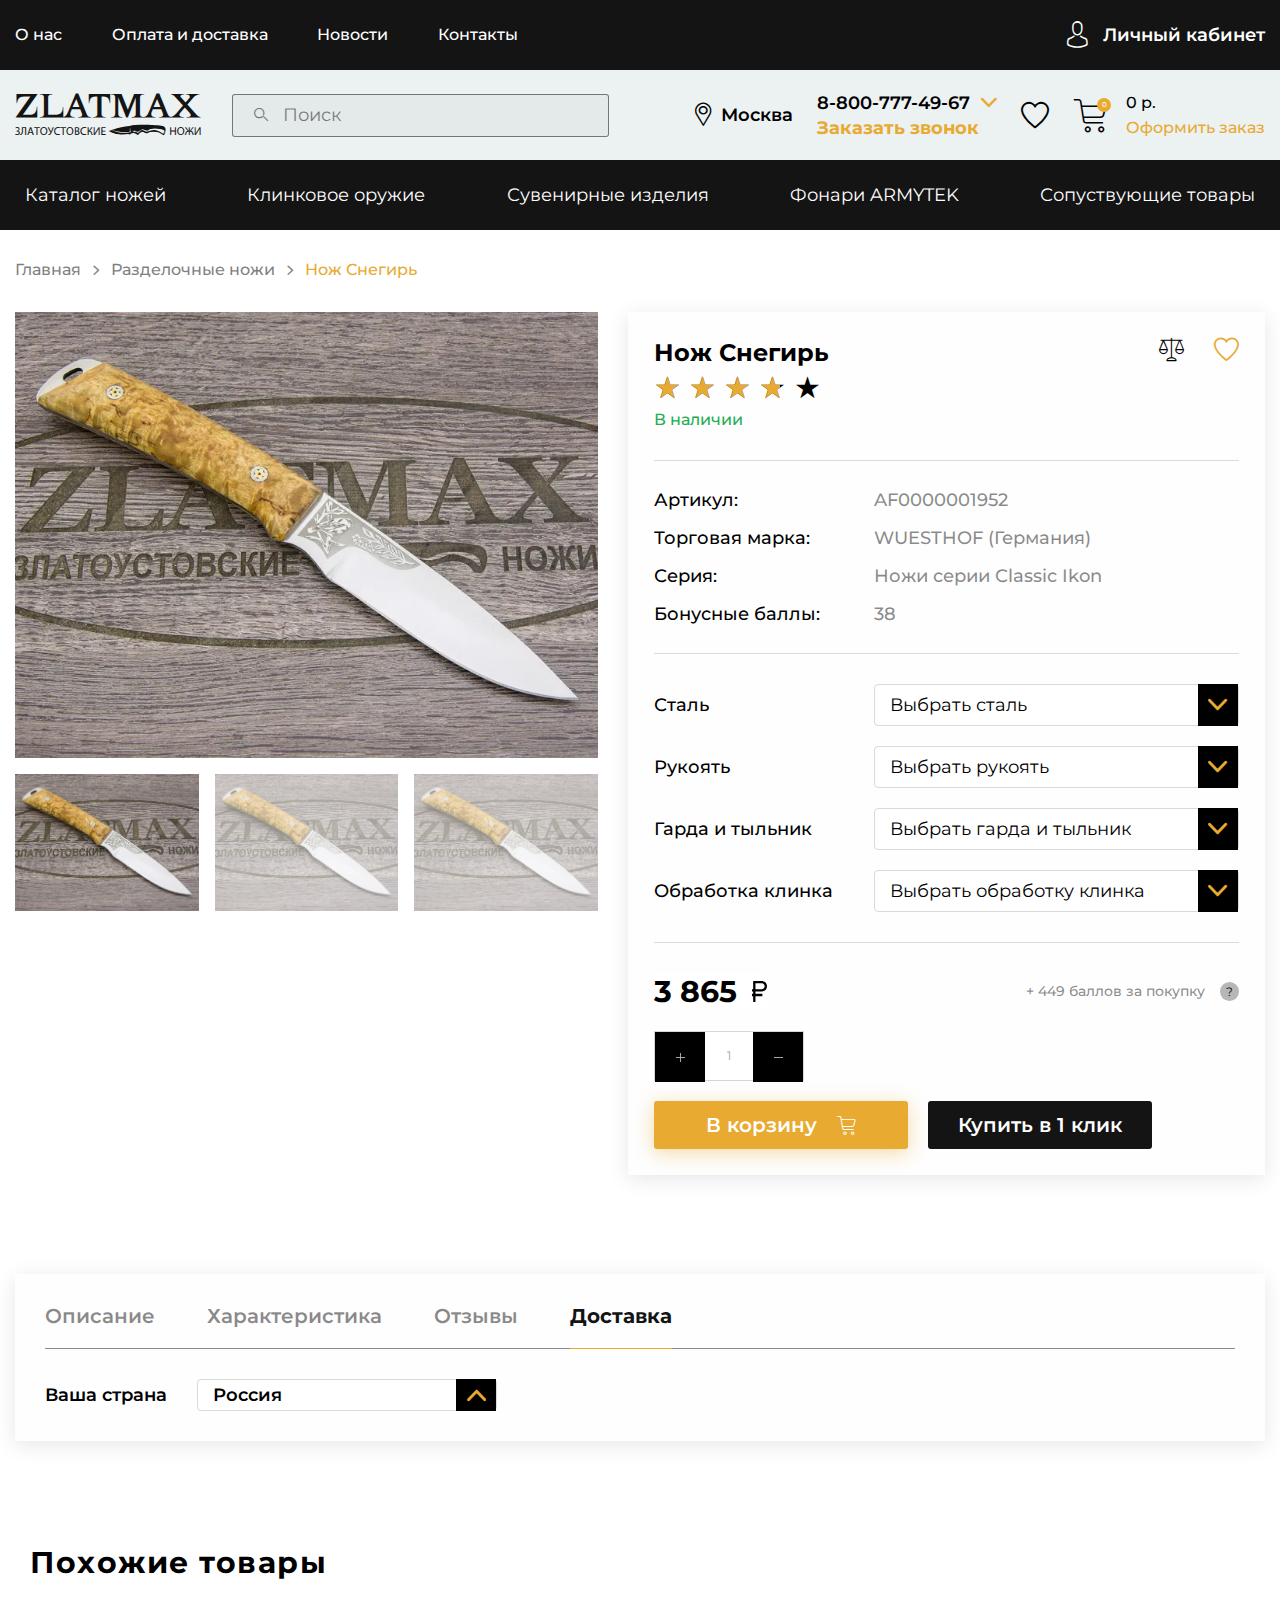
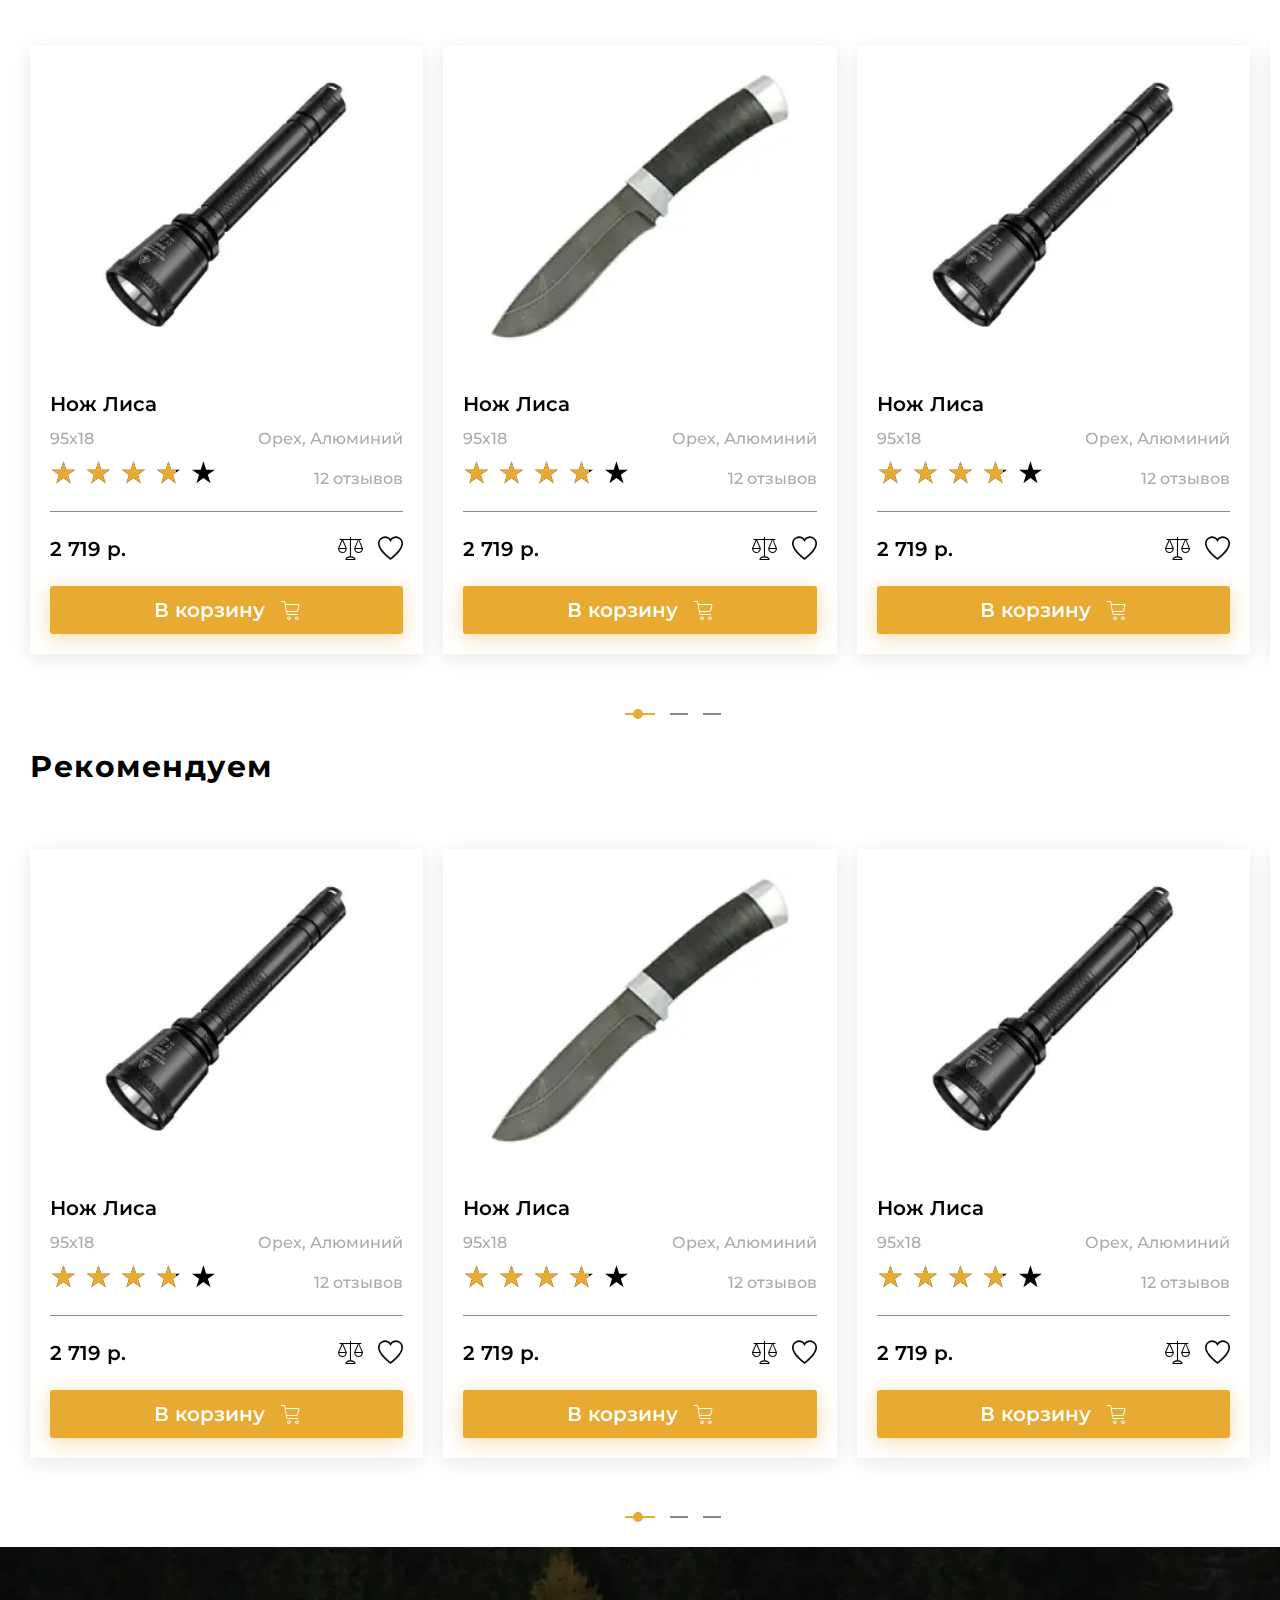
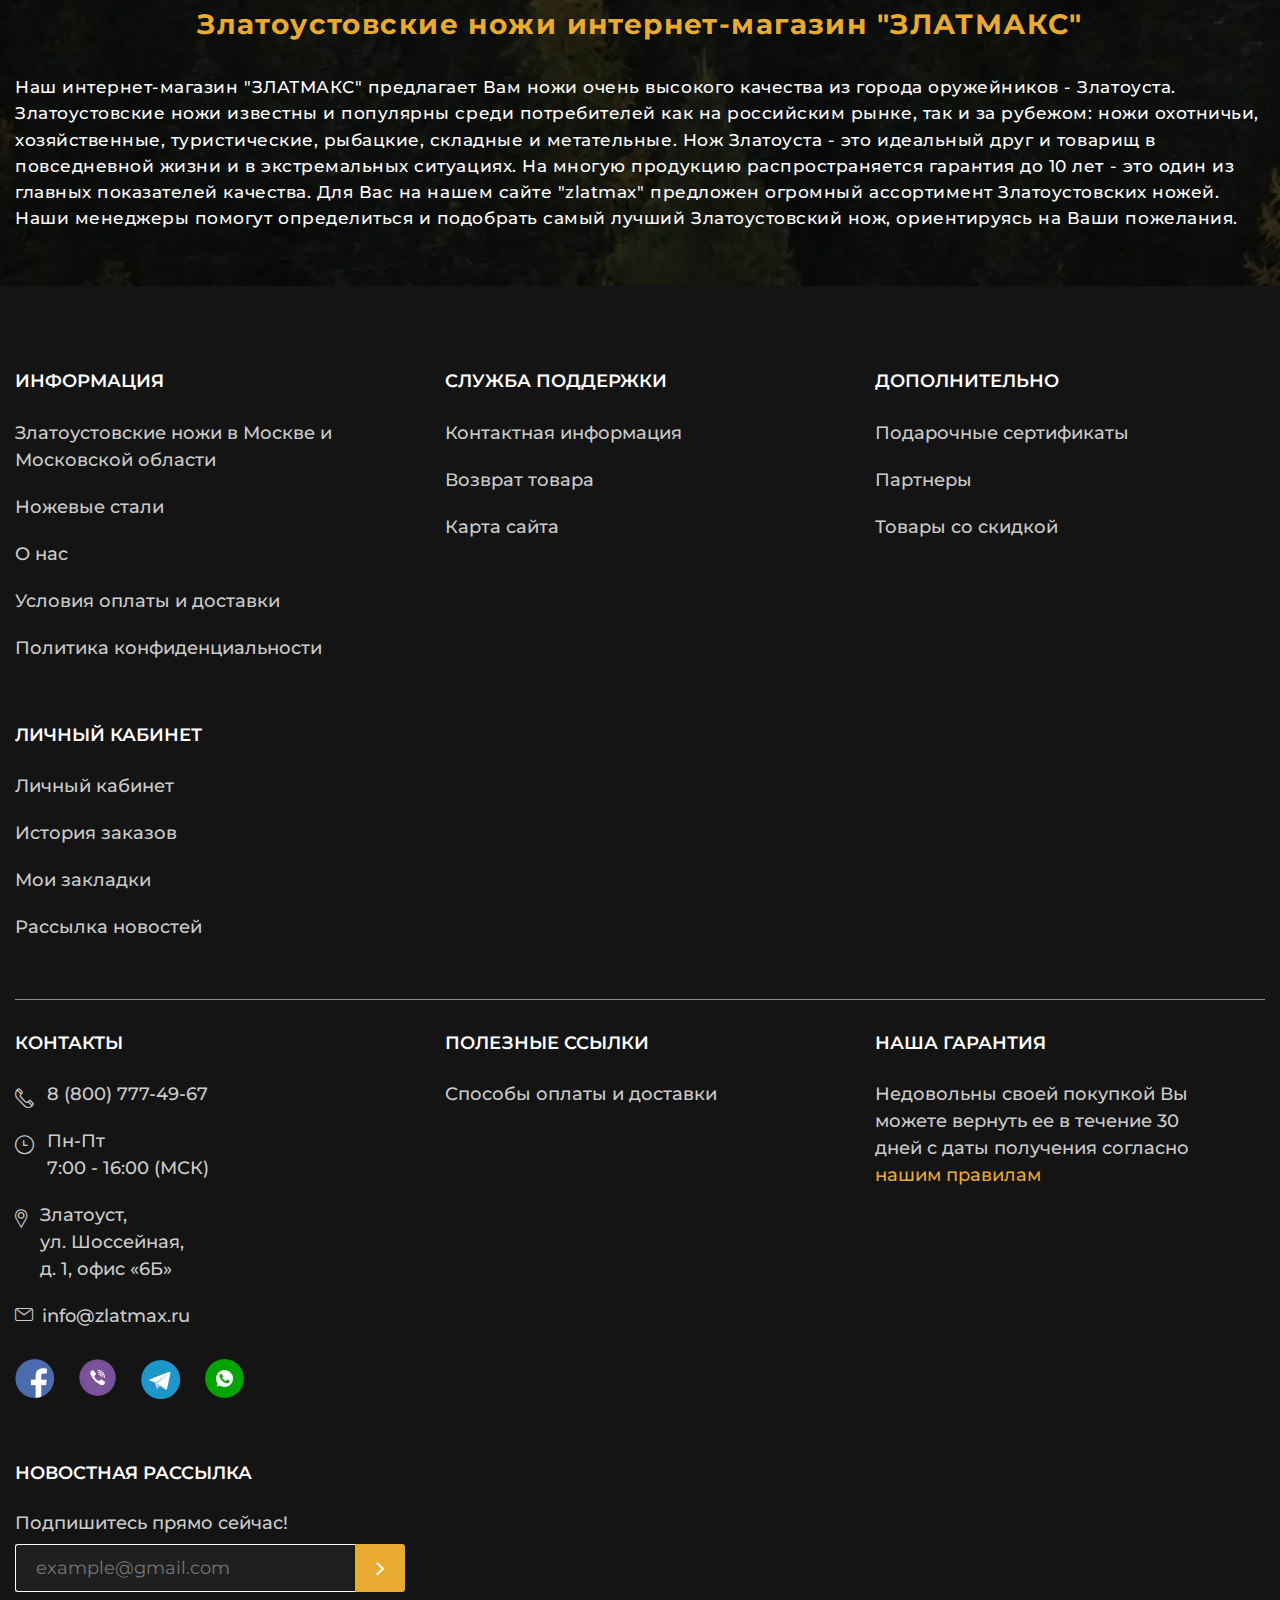
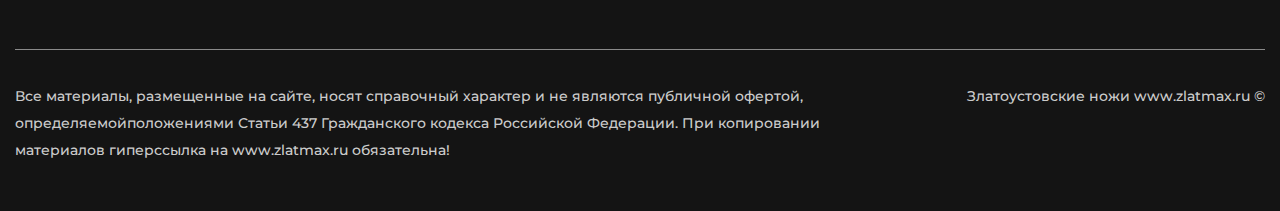
<file: product.html>
<!DOCTYPE html>
<html lang="ru">

<head>
	<title>Карточка товара</title>
	<meta charset="UTF-8">
	<meta name="format-detection" content="telephone=no">
	<!-- <style>body{opacity: 0;}</style> -->
	<link rel="stylesheet" href="css/style.min.css?_v=20220927192156">
	<link rel="shortcut icon" href="favicon.ico">
	<!-- <meta name="robots" content="noindex, nofollow"> -->
	<meta name="viewport" content="width=device-width, initial-scale=1.0">
</head>

<body>
	<div class="wrapper">
		<!--Используется расширение .htm так как шаблонизатор webpack плохо работает с .html -->
		<!--Ограничивающий контейнер-->
		<header class="header">
			<!--Классы top-header и др по БЭМу для обозначения частных стилей/позиционирования/др-->
			<div class="header__top top-header">
				<!--Ограничивающий контейнер-->
				<div class="top-header__container">
					<!--Меню на ПК-версии-->
					<nav class="top-header__menu menu-top-header">
						<!--Атрибут data-da содержит информацию в какой блок перемещаем текущий и пороговое разрешение экрана для действий-->
						<ul data-da=".menu__body,991.98" class="menu-top-header__list">
							<li class="menu-top-header__item menu-top-header__item_catalog">
								<a href="" class="menu-top-header__link menu-top-header__link_catalog _icon-arrow-bottom">Каталог
									товаров</a>
							</li>
							<li class="menu-top-header__item"><a href="" class="menu-top-header__link">О нас</a></li>
							<li class="menu-top-header__item"><a href="" class="menu-top-header__link">Оплата и доставка</a>
							</li>
							<li class="menu-top-header__item"><a href="" class="menu-top-header__link">Новости</a></li>
							<li class="menu-top-header__item"><a href="" class="menu-top-header__link">Контакты</a></li>
						</ul>
					</nav>
					<!--ЛК заключаем в <span> чтобы удобнее сделать hover-->
					<a href="" class="top-header__user _icon-user"><span>Личный кабинет</span></a>

					<!--Меню-бургер в будущем-->
					<nav hidden class="menu">
						<button type="button" class="menu__icon icon-menu"><span></span></button>
						<div class="menu__body">
						</div>
					</nav>

				</div>
			</div>
			<div class="header__body body-header">
				<!--Ограничивающий контейнер-->
				<div class="body-header__container">
					<a href="" class="body-header__logo"></a>
					<div data-da=".catalog-header__container,479.98" class="body-header__search">
						<form action="#" class="search-header">
							<button type="submit" class="search-header__button _icon-search"></button>
							<input autocomplete="off" type="text" name="form[]" data-error="Ошибка" placeholder="Поиск" class="search-header__input">
						</form>
					</div>
					<div class="body-header__actions actions-header">
						<a href="" class="actions-header__location _icon-location"><span>Москва</span></a>
						<!--Атрибут data-da - пометка first обозначает, что вставлять перед всеми элементами в указанный блок-->
						<div data-da=".top-header__container,991.98,first" class="actions-header__phones phones-header">
							<!--Спойлер для блока с номером телефона-->
							<div data-spollers class="phones-header__items">
								<!--Предыдущий блок необязателен если в следующий перенести атрибут data-spollers - см документацию по спойлерам-->
								<div class="phones-header__item">
									<a href="tel:88007774967" class="phones-header__phone"><span>8-800-777-49-67</span></a>
									<button type="button" data-spoller class="phones-header__arrow _icon-arrow-bottom"></button>
									<ul class="phones-header__list">
										<!--Дополнительные телефоны-->
										<li><a href="tel:88007774968" class="phones-header__phone">8-800-777-49-68</a></li>
										<li><a href="tel:88007774969" class="phones-header__phone">8-800-777-49-69</a></li>
										<li><a href="tel:88007774970" class="phones-header__phone">8-800-777-49-70</a></li>
									</ul>
								</div>
							</div>
							<button type="button" data-popup="#callback" class="phones-header__callback">Заказать звонок
							</button>
						</div>
						<!--Атрибут data-da - пометка "2" обозначает, что вставлять третьим(начало с 0) элементом в указанный блок-->
						<a data-da=".top-header__container,991.98,2" href="" class="actions-header__favorite _icon-favorite"></a>
						<a data-da=".top-header__container,991.98,2" href="" class="actions-header__cart cart-header">
							<!--В <span выводится количество товаров в корзине>-->
							<div class="cart-header__icon _icon-cart"><span>0</span></div>
							<div class="cart-header__body">
								<div class="cart-header__summ">0 р.</div>
								<div class="cart-header__link">Оформить заказ</div>
							</div>
						</a>
					</div>
				</div>
			</div>
			<div class="header__catalog catalog-header">
				<!--Ограничивающий контейнер-->
				<div class="catalog-header__container">
					<nav class="catalog-header__menu menu-catalog">
						<button type="button" class="menu-catalog__back _icon-back">Назад</button>
						<ul class="menu-catalog__list">
							<!--Атрибут data-parent - при его наличии будет отображать соотв блок подменю-->
							<li class="menu-catalog__item"><button data-parent="1" class="menu-catalog__link">Каталог ножей</button></li>
							<li class="menu-catalog__item"><button data-parent="2" class="menu-catalog__link">Клинковое оружие</button></li>
							<li class="menu-catalog__item"><button data-parent="3" class="menu-catalog__link">Сувенирные изделия</button></li>
							<li class="menu-catalog__item"><button data-parent="4" class="menu-catalog__link">Фонари ARMYTEK</button></li>
							<li class="menu-catalog__item"><button data-parent="5" class="menu-catalog__link">Сопуствующие товары</button></li>
						</ul>
						<!--<div class="menu-catalog__sub-menu sub-menu-catalog">
                    &lt;!&ndash;Ограничивающий контейнер&ndash;&gt;
                    <div class="sub-menu-catalog__container">
                        <div hidden data-submenu="1" class="sub-menu-catalog__block">
                            <div class="sub-menu-catalog__column">
                                <a href="" class="sub-menu-catalog__category">Категория ножей</a>
                                <ul class="sub-menu-catalog__list">
                                    <li class="sub-menu-catalog__item"><a href="" class="sub-menu-catalog__link">Разделочные ножи</a></li>
                                    <li class="sub-menu-catalog__item"><a href="" class="sub-menu-catalog__link">Туристические ножи</a></li>
                                    <li class="sub-menu-catalog__item"><a href="" class="sub-menu-catalog__link">Ножи охотничьи</a></li>
                                    <li class="sub-menu-catalog__item"><a href="" class="sub-menu-catalog__link">Булатные ножи</a></li>
                                    <li class="sub-menu-catalog__item"><a href="" class="sub-menu-catalog__link">Ножи из дамаска</a></li>
                                    <li class="sub-menu-catalog__item"><a href="" class="sub-menu-catalog__link">Тактического назначения</a></li>
                                    <li class="sub-menu-catalog__item"><a href="" class="sub-menu-catalog__link">Метательные ножи</a></li>
                                    <li class="sub-menu-catalog__item"><a href="" class="sub-menu-catalog__link">Мачете и кукри</a></li>
                                    <li class="sub-menu-catalog__item"><a href="" class="sub-menu-catalog__link">Ножи кухонные</a></li>
                                </ul>
                                <a href="" class="sub-menu-catalog__all">Смотреть все</a>
                            </div>
                            <div class="sub-menu-catalog__column">
                                <a href="" class="sub-menu-catalog__category">Производство ножей</a>
                                <ul class="sub-menu-catalog__list">
                                    <li class="sub-menu-catalog__item"><a href="" class="sub-menu-catalog__link">Ножи АИР</a></li>
                                    <li class="sub-menu-catalog__item"><a href="" class="sub-menu-catalog__link">Ножи ЗИК</a></li>
                                    <li class="sub-menu-catalog__item"><a href="" class="sub-menu-catalog__link">Ножи ЗЗОСС</a></li>
                                    <li class="sub-menu-catalog__item"><a href="" class="sub-menu-catalog__link">Ножи РОСоружие</a></li>
                                    <li class="sub-menu-catalog__item"><a href="" class="sub-menu-catalog__link">Ножи Оружейник</a></li>
                                    <li class="sub-menu-catalog__item"><a href="" class="sub-menu-catalog__link">Булат Сергея Баранова</a></li>
                                    <li class="sub-menu-catalog__item"><a href="" class="sub-menu-catalog__link">Булат Андрея Умерова</a></li>
                                    <li class="sub-menu-catalog__item"><a href="" class="sub-menu-catalog__link">Ножи Златко</a></li>
                                    <li class="sub-menu-catalog__item"><a href="" class="sub-menu-catalog__link">Ножи Стиль-М</a></li>
                                    <li class="sub-menu-catalog__item"><a href="" class="sub-menu-catalog__link">Оружейная компания</a></li>
                                </ul>
                                <a href="" class="sub-menu-catalog__all">Смотреть все</a>
                            </div>
                            <div class="sub-menu-catalog__column">
                                <a href="" class="sub-menu-catalog__category">Ножи по маркам стали</a>
                                <ul class="sub-menu-catalog__list">
                                    <li class="sub-menu-catalog__item"><a href="" class="sub-menu-catalog__link">Ножи из стали 40х102С2М</a></li>
                                    <li class="sub-menu-catalog__item"><a href="" class="sub-menu-catalog__link">Ножи из стали 95х18</a></li>
                                    <li class="sub-menu-catalog__item"><a href="" class="sub-menu-catalog__link">Ножи из стали 100х13м</a></li>
                                    <li class="sub-menu-catalog__item"><a href="" class="sub-menu-catalog__link">Ножи из стали 110х18м-ШД</a></li>
                                    <li class="sub-menu-catalog__item"><a href="" class="sub-menu-catalog__link">Ножи из стали ЭИ-107 ТЦ</a></li>
                                    <li class="sub-menu-catalog__item"><a href="" class="sub-menu-catalog__link">Ножи из стали 50х14МФ</a></li>
                                    <li class="sub-menu-catalog__item"><a href="" class="sub-menu-catalog__link">Ножи из стали AUS-8</a></li>
                                    <li class="sub-menu-catalog__item"><a href="" class="sub-menu-catalog__link">Ножи из стали К340</a></li>
                                    <li class="sub-menu-catalog__item"><a href="" class="sub-menu-catalog__link">Ножи из стали M390</a></li>
                                    <li class="sub-menu-catalog__item"><a href="" class="sub-menu-catalog__link">Ножи из стали ЭП-766</a></li>
                                </ul>
                                <a href="" class="sub-menu-catalog__all">Смотреть все</a>
                            </div>
                            <div class="sub-menu-catalog__column">
                                <a href="" class="sub-menu-catalog__category">Заточка и полировка ножей</a>
                                <ul class="sub-menu-catalog__list">
                                    <li class="sub-menu-catalog__item"><a href="" class="sub-menu-catalog__link">Паста ГОИ</a></li>
                                    <li class="sub-menu-catalog__item"><a href="" class="sub-menu-catalog__link">Алмазная паста</a></li>
                                    <li class="sub-menu-catalog__item"><a href="" class="sub-menu-catalog__link">Бруски и камни для заточки</a></li>
                                    <li class="sub-menu-catalog__item"><a href="" class="sub-menu-catalog__link">Заточные системы</a></li>
                                </ul>
                                <a href="" class="sub-menu-catalog__all">Смотреть все</a>
                            </div>
                            <div class="sub-menu-catalog__column">
                                <a href="" class="sub-menu-catalog__category">Ножевая мастерская</a>
                                <ul class="sub-menu-catalog__list">
                                    <li class="sub-menu-catalog__item"><a href="" class="sub-menu-catalog__link">Ножевые клинки</a></li>
                                    <li class="sub-menu-catalog__item"><a href="" class="sub-menu-catalog__link">Заготовки для ножей</a></li>
                                    <li class="sub-menu-catalog__item"><a href="" class="sub-menu-catalog__link">Литье для ножей</a></li>
                                    <li class="sub-menu-catalog__item"><a href="" class="sub-menu-catalog__link">Материалы для рукоятей</a></li>
                                    <li class="sub-menu-catalog__item"><a href="" class="sub-menu-catalog__link">Уход за рукоятиями ножей</a></li>
                                </ul>
                                <a href="" class="sub-menu-catalog__all">Смотреть все</a>
                            </div>
                        </div>
                        <div hidden data-submenu="2" class="sub-menu-catalog__block">
                            <div class="sub-menu-catalog__column">
                                <a href="" class="sub-menu-catalog__category">Ножи по маркам стали</a>
                                <ul class="sub-menu-catalog__list">
                                    <li class="sub-menu-catalog__item"><a href="" class="sub-menu-catalog__link">Ножи из стали 40х102С2М</a></li>
                                    <li class="sub-menu-catalog__item"><a href="" class="sub-menu-catalog__link">Ножи из стали 95х18</a></li>
                                    <li class="sub-menu-catalog__item"><a href="" class="sub-menu-catalog__link">Ножи из стали 100х13м</a></li>
                                    <li class="sub-menu-catalog__item"><a href="" class="sub-menu-catalog__link">Ножи из стали 110х18м-ШД</a></li>
                                    <li class="sub-menu-catalog__item"><a href="" class="sub-menu-catalog__link">Ножи из стали ЭИ-107 ТЦ</a></li>
                                    <li class="sub-menu-catalog__item"><a href="" class="sub-menu-catalog__link">Ножи из стали 50х14МФ</a></li>
                                    <li class="sub-menu-catalog__item"><a href="" class="sub-menu-catalog__link">Ножи из стали AUS-8</a></li>
                                    <li class="sub-menu-catalog__item"><a href="" class="sub-menu-catalog__link">Ножи из стали К340</a></li>
                                    <li class="sub-menu-catalog__item"><a href="" class="sub-menu-catalog__link">Ножи из стали M390</a></li>
                                    <li class="sub-menu-catalog__item"><a href="" class="sub-menu-catalog__link">Ножи из стали ЭП-766</a></li>
                                </ul>
                                <a href="" class="sub-menu-catalog__all">Смотреть все</a>
                            </div>
                            <div class="sub-menu-catalog__column">
                                <a href="" class="sub-menu-catalog__category">Заточка и полировка ножей</a>
                                <ul class="sub-menu-catalog__list">
                                    <li class="sub-menu-catalog__item"><a href="" class="sub-menu-catalog__link">Паста ГОИ</a></li>
                                    <li class="sub-menu-catalog__item"><a href="" class="sub-menu-catalog__link">Алмазная паста</a></li>
                                    <li class="sub-menu-catalog__item"><a href="" class="sub-menu-catalog__link">Бруски и камни для заточки</a></li>
                                    <li class="sub-menu-catalog__item"><a href="" class="sub-menu-catalog__link">Заточные системы</a></li>
                                </ul>
                                <a href="" class="sub-menu-catalog__all">Смотреть все</a>
                            </div>
                            <div class="sub-menu-catalog__column">
                                <a href="" class="sub-menu-catalog__category">Ножевая мастерская</a>
                                <ul class="sub-menu-catalog__list">
                                    <li class="sub-menu-catalog__item"><a href="" class="sub-menu-catalog__link">Ножевые клинки</a></li>
                                    <li class="sub-menu-catalog__item"><a href="" class="sub-menu-catalog__link">Заготовки для ножей</a></li>
                                    <li class="sub-menu-catalog__item"><a href="" class="sub-menu-catalog__link">Литье для ножей</a></li>
                                    <li class="sub-menu-catalog__item"><a href="" class="sub-menu-catalog__link">Материалы для рукоятей</a></li>
                                    <li class="sub-menu-catalog__item"><a href="" class="sub-menu-catalog__link">Уход за рукоятиями ножей</a></li>
                                </ul>
                                <a href="" class="sub-menu-catalog__all">Смотреть все</a>
                            </div>
                        </div>
                    </div>
                </div>-->
						<div class="menu-catalog__sub-menu sub-menu-catalog">
							<button type="button" class="sub-menu-catalog__back _icon-back">Назад</button>
							<!--Ограничивающий контейнер-->
							<div class="sub-menu-catalog__container">
								<div hidden data-submenu="1" class="sub-menu-catalog__block">
									<!--Следующая структура на гридах продиктована необходимостью сделать подчеркивание после категорий(след ссылок)
                            если делать на флексах, то при изменении ширины экрана линия ломается-->

									<div class="sub-menu-catalog__category">
										<a href="" class="sub-menu-catalog__link-category">Категория ножей</a>
									</div>
									<div class="sub-menu-catalog__category">
										<a href="" class="sub-menu-catalog__link-category">Производство ножей</a>
									</div>
									<div class="sub-menu-catalog__category">
										<a href="" class="sub-menu-catalog__link-category">Ножи по маркам стали</a>
									</div>
									<div class="sub-menu-catalog__category">
										<a href="" class="sub-menu-catalog__link-category">Заточка и полировка ножей</a>
									</div>
									<div class="sub-menu-catalog__category">
										<a href="" class="sub-menu-catalog__link-category">Ножевая мастерская</a>
									</div>

									<ul class="sub-menu-catalog__list">
										<li class="sub-menu-catalog__item"><a href="" class="sub-menu-catalog__link">Разделочные
												ножи</a></li>
										<li class="sub-menu-catalog__item"><a href="" class="sub-menu-catalog__link">Туристические
												ножи</a></li>
										<li class="sub-menu-catalog__item"><a href="" class="sub-menu-catalog__link">Ножи
												охотничьи</a></li>
										<li class="sub-menu-catalog__item"><a href="" class="sub-menu-catalog__link">Булатные
												ножи</a></li>
										<li class="sub-menu-catalog__item"><a href="" class="sub-menu-catalog__link">Ножи из
												дамаска</a></li>
										<li class="sub-menu-catalog__item"><a href="" class="sub-menu-catalog__link">Тактического
												назначения</a></li>
										<li class="sub-menu-catalog__item"><a href="" class="sub-menu-catalog__link">Метательные
												ножи</a></li>
										<li class="sub-menu-catalog__item"><a href="" class="sub-menu-catalog__link">Мачете и
												кукри</a></li>
										<li class="sub-menu-catalog__item"><a href="" class="sub-menu-catalog__link">Ножи
												кухонные</a></li>
									</ul>
									<ul class="sub-menu-catalog__list">
										<li class="sub-menu-catalog__item"><a href="" class="sub-menu-catalog__link">Ножи
												АИР</a></li>
										<li class="sub-menu-catalog__item"><a href="" class="sub-menu-catalog__link">Ножи
												ЗИК</a></li>
										<li class="sub-menu-catalog__item"><a href="" class="sub-menu-catalog__link">Ножи
												ЗЗОСС</a></li>
										<li class="sub-menu-catalog__item"><a href="" class="sub-menu-catalog__link">Ножи
												РОСоружие</a></li>
										<li class="sub-menu-catalog__item"><a href="" class="sub-menu-catalog__link">Ножи
												Оружейник</a></li>
										<li class="sub-menu-catalog__item"><a href="" class="sub-menu-catalog__link">Булат
												Сергея Баранова</a></li>
										<li class="sub-menu-catalog__item"><a href="" class="sub-menu-catalog__link">Булат
												Андрея Умерова</a></li>
										<li class="sub-menu-catalog__item"><a href="" class="sub-menu-catalog__link">Ножи
												Златко</a></li>
										<li class="sub-menu-catalog__item"><a href="" class="sub-menu-catalog__link">Ножи
												Стиль-М</a></li>
										<li class="sub-menu-catalog__item"><a href="" class="sub-menu-catalog__link">Оружейная
												компания</a></li>
									</ul>
									<ul class="sub-menu-catalog__list">
										<li class="sub-menu-catalog__item"><a href="" class="sub-menu-catalog__link">Ножи из
												стали 40х102С2М</a></li>
										<li class="sub-menu-catalog__item"><a href="" class="sub-menu-catalog__link">Ножи из
												стали 95х18</a></li>
										<li class="sub-menu-catalog__item"><a href="" class="sub-menu-catalog__link">Ножи из
												стали 100х13м</a></li>
										<li class="sub-menu-catalog__item"><a href="" class="sub-menu-catalog__link">Ножи из
												стали 110х18м-ШД</a></li>
										<li class="sub-menu-catalog__item"><a href="" class="sub-menu-catalog__link">Ножи из
												стали ЭИ-107 ТЦ</a></li>
										<li class="sub-menu-catalog__item"><a href="" class="sub-menu-catalog__link">Ножи из
												стали 50х14МФ</a></li>
										<li class="sub-menu-catalog__item"><a href="" class="sub-menu-catalog__link">Ножи из
												стали AUS-8</a></li>
										<li class="sub-menu-catalog__item"><a href="" class="sub-menu-catalog__link">Ножи из
												стали К340</a></li>
										<li class="sub-menu-catalog__item"><a href="" class="sub-menu-catalog__link">Ножи из
												стали M390</a></li>
										<li class="sub-menu-catalog__item"><a href="" class="sub-menu-catalog__link">Ножи из
												стали ЭП-766</a></li>
									</ul>
									<ul class="sub-menu-catalog__list">
										<li class="sub-menu-catalog__item"><a href="" class="sub-menu-catalog__link">Паста
												ГОИ</a></li>
										<li class="sub-menu-catalog__item"><a href="" class="sub-menu-catalog__link">Алмазная
												паста</a></li>
										<li class="sub-menu-catalog__item"><a href="" class="sub-menu-catalog__link">Бруски и
												камни для заточки</a></li>
										<li class="sub-menu-catalog__item"><a href="" class="sub-menu-catalog__link">Заточные
												системы</a></li>
									</ul>
									<ul class="sub-menu-catalog__list">
										<li class="sub-menu-catalog__item"><a href="" class="sub-menu-catalog__link">Ножевые
												клинки</a></li>
										<li class="sub-menu-catalog__item"><a href="" class="sub-menu-catalog__link">Заготовки
												для ножей</a></li>
										<li class="sub-menu-catalog__item"><a href="" class="sub-menu-catalog__link">Литье для
												ножей</a></li>
										<li class="sub-menu-catalog__item"><a href="" class="sub-menu-catalog__link">Материалы
												для рукоятей</a></li>
										<li class="sub-menu-catalog__item"><a href="" class="sub-menu-catalog__link">Уход за
												рукоятиями ножей</a></li>
									</ul>

									<div class="sub-menu-catalog__footer">
										<a href="" class="sub-menu-catalog__all">Смотреть все</a>
									</div>
									<div class="sub-menu-catalog__footer">
										<a href="" class="sub-menu-catalog__all">Смотреть все</a>
									</div>
									<div class="sub-menu-catalog__footer">
										<a href="" class="sub-menu-catalog__all">Смотреть все</a>
									</div>
									<div class="sub-menu-catalog__footer">
										<a href="" class="sub-menu-catalog__all">Смотреть все</a>
									</div>
									<div class="sub-menu-catalog__footer">
										<a href="" class="sub-menu-catalog__all">Смотреть все</a>
									</div>
								</div>
								<div hidden data-submenu="2" class="sub-menu-catalog__block">

									<div class="sub-menu-catalog__category">
										<a href="" class="sub-menu-catalog__link-category">Категория ножей</a>
									</div>
									<div class="sub-menu-catalog__category">
										<a href="" class="sub-menu-catalog__link-category">Производство ножей</a>
									</div>
									<div class="sub-menu-catalog__category">
										<a href="" class="sub-menu-catalog__link-category">Производство ножей</a>
									</div>

									<ul class="sub-menu-catalog__list">
										<li class="sub-menu-catalog__item"><a href="" class="sub-menu-catalog__link">Ножи из
												стали 40х102С2М</a></li>
										<li class="sub-menu-catalog__item"><a href="" class="sub-menu-catalog__link">Ножи из
												стали 95х18</a></li>
										<li class="sub-menu-catalog__item"><a href="" class="sub-menu-catalog__link">Ножи из
												стали 100х13м</a></li>
										<li class="sub-menu-catalog__item"><a href="" class="sub-menu-catalog__link">Ножи из
												стали 110х18м-ШД</a></li>
										<li class="sub-menu-catalog__item"><a href="" class="sub-menu-catalog__link">Ножи из
												стали ЭИ-107 ТЦ</a></li>
										<li class="sub-menu-catalog__item"><a href="" class="sub-menu-catalog__link">Ножи из
												стали 50х14МФ</a></li>
										<li class="sub-menu-catalog__item"><a href="" class="sub-menu-catalog__link">Ножи из
												стали AUS-8</a></li>
										<li class="sub-menu-catalog__item"><a href="" class="sub-menu-catalog__link">Ножи из
												стали К340</a></li>
										<li class="sub-menu-catalog__item"><a href="" class="sub-menu-catalog__link">Ножи из
												стали M390</a></li>
										<li class="sub-menu-catalog__item"><a href="" class="sub-menu-catalog__link">Ножи из
												стали ЭП-766</a></li>
									</ul>
									<ul class="sub-menu-catalog__list">
										<li class="sub-menu-catalog__item"><a href="" class="sub-menu-catalog__link">Паста
												ГОИ</a></li>
										<li class="sub-menu-catalog__item"><a href="" class="sub-menu-catalog__link">Алмазная
												паста</a></li>
										<li class="sub-menu-catalog__item"><a href="" class="sub-menu-catalog__link">Бруски и
												камни для заточки</a></li>
										<li class="sub-menu-catalog__item"><a href="" class="sub-menu-catalog__link">Заточные
												системы</a></li>
									</ul>
									<ul class="sub-menu-catalog__list">
										<li class="sub-menu-catalog__item"><a href="" class="sub-menu-catalog__link">Паста
												ГОИ</a></li>
										<li class="sub-menu-catalog__item"><a href="" class="sub-menu-catalog__link">Алмазная
												паста</a></li>
										<li class="sub-menu-catalog__item"><a href="" class="sub-menu-catalog__link">Бруски и
												камни для заточки</a></li>
										<li class="sub-menu-catalog__item"><a href="" class="sub-menu-catalog__link">Заточные
												системы</a></li>
									</ul>

									<div class="sub-menu-catalog__footer">
										<a href="" class="sub-menu-catalog__all">Смотреть все</a>
									</div>
									<div class="sub-menu-catalog__footer">
										<a href="" class="sub-menu-catalog__all">Смотреть все</a>
									</div>
									<div class="sub-menu-catalog__footer">
										<a href="" class="sub-menu-catalog__all">Смотреть все</a>
									</div>
								</div>
							</div>
						</div>
					</nav>
				</div>
			</div>
		</header>

		<main class="page page_inner">
			<div class="page__header">
				<div class="page__container">
					<!--<h1 hidden class="page__title title">Карточка товара</h1>-->
					<nav class="page__breadcrumbs breadcrumbs">
						<ul class="breadcrumbs__list">
							<li class="breadcrumbs__item">
								<a href="" class="breadcrumbs__link">Главная</a>
							</li>
							<li class="breadcrumbs__item">
								<a href="" class="breadcrumbs__link">Разделочные ножи</a>
							</li>
							<li class="breadcrumbs__item">
								<!--Конечная страницы не ссылка а <span>-->
								<span class="breadcrumbs__current">Нож Снегирь</span>
							</li>
						</ul>
					</nav>
				</div>
			</div>
			<div class="product">
				<div class="product__container">
					<div class="product__main main-product">
						<!--Слайдеры-->
						<div class="main-product__images images-product">
							<!--Слайдер с большим изображением-->
							<div class="images-product__slider">
								<div class="images-product__swiper">
									<div class="images-product__slide-ibg">
										<picture><source srcset="img/mainpage/product/01.webp" type="image/webp"><img src="img/mainpage/product/01.jpg" alt="Картинка"></picture>
									</div>
									<div class="images-product__slide-ibg">
										<picture><source srcset="img/mainpage/product/01.webp" type="image/webp"><img src="img/mainpage/product/01.jpg" alt="Картинка"></picture>
									</div>
									<div class="images-product__slide-ibg">
										<picture><source srcset="img/mainpage/product/01.webp" type="image/webp"><img src="img/mainpage/product/01.jpg" alt="Картинка"></picture>
									</div>
									<div class="images-product__slide-ibg">
										<picture><source srcset="img/mainpage/product/01.webp" type="image/webp"><img src="img/mainpage/product/01.jpg" alt="Картинка"></picture>
									</div>
									<div class="images-product__slide-ibg">
										<picture><source srcset="img/mainpage/product/01.webp" type="image/webp"><img src="img/mainpage/product/01.jpg" alt="Картинка"></picture>
									</div>
								</div>
							</div>
							<!--Слайдер с миниатюрами, кот. переключает основной слайдер с большими изображениями - Переиспользовать!!!-->
							<div class="images-product__thumbs thumbs-images">
								<div class="thumbs-images__swiper">
									<div class="thumbs-images__slide-ibg">
										<picture><source srcset="img/mainpage/product/01.webp" type="image/webp"><img src="img/mainpage/product/01.jpg" alt="Картинка"></picture>
									</div>
									<div class="thumbs-images__slide-ibg">
										<picture><source srcset="img/mainpage/product/01.webp" type="image/webp"><img src="img/mainpage/product/01.jpg" alt="Картинка"></picture>
									</div>
									<div class="thumbs-images__slide-ibg">
										<picture><source srcset="img/mainpage/product/01.webp" type="image/webp"><img src="img/mainpage/product/01.jpg" alt="Картинка"></picture>
									</div>
									<div class="thumbs-images__slide-ibg">
										<picture><source srcset="img/mainpage/product/01.webp" type="image/webp"><img src="img/mainpage/product/01.jpg" alt="Картинка"></picture>
									</div>
									<div class="thumbs-images__slide-ibg">
										<picture><source srcset="img/mainpage/product/01.webp" type="image/webp"><img src="img/mainpage/product/01.jpg" alt="Картинка"></picture>
									</div>
								</div>
							</div>
						</div>
						<!--Характеристики товара и действия-->
						<div class="main-product__body body-product">
							<div class="body-product__header header-product">
								<!--Контент стоящий в одну линию-->
								<div class="header-product__line">
									<h1 class="header-product__title">Нож Снегирь</h1>
									<a href="" class="header-product__link _icon-compare"></a>
									<a href="" class="header-product__link _icon-favorite"></a>
								</div>
								<!--Рейтинг-->
								<div class="header-product__rating rating">
									<div class="rating__body">
										<div class="rating__active"></div>
										<div class="rating__items">
											<input type="radio" class="rating__item" value="1" name="rating">
											<input type="radio" class="rating__item" value="2" name="rating">
											<input type="radio" class="rating__item" value="3" name="rating">
											<input type="radio" class="rating__item" value="4" name="rating">
											<input type="radio" class="rating__item" value="5" name="rating">
										</div>
									</div>
									<div class="rating__value">3.6</div>
								</div>
								<div class="header-product__availability _active">В наличии</div>
							</div>
							<!--Таблица с характеристиками товара - Переиспользовать!!!-->
							<div class="body-product__table table-product">
								<div class="table-product__label">Артикул:</div>
								<div class="table-product__value">AF0000001952</div>
								<div class="table-product__label">Торговая марка:</div>
								<div class="table-product__value">WUESTHOF (Германия)</div>
								<div class="table-product__label">Серия:</div>
								<div class="table-product__value">Ножи серии Classic Ikon</div>
								<div class="table-product__label">Бонусные баллы:</div>
								<div class="table-product__value">38</div>
							</div>
							<!--Таблица с опциональными характеристиками товара - Переиспользовать!!!-->
							<div class="body-product__options options-product">
								<div class="options-product__label">Сталь</div>
								<div class="options-product__value">
									<select name="form[]" class="form">
										<option value="" selected disabled hidden>Выбрать сталь</option>
										<option value="1">Пункт №1</option>
										<option value="2">Пункт №2</option>
										<option value="3">Пункт №3</option>
										<option value="4">Пункт №4</option>
									</select>
								</div>
								<div class="options-product__label">Рукоять</div>
								<div class="options-product__value">
									<select name="form[]" class="form">
										<option value="" selected disabled hidden>Выбрать рукоять</option>
										<option value="1">Пункт №1</option>
										<option value="2">Пункт №2</option>
										<option value="3">Пункт №3</option>
										<option value="4">Пункт №4</option>
									</select>
								</div>
								<div class="options-product__label">Гарда и тыльник</div>
								<div class="options-product__value">
									<select name="form[]" class="form">
										<option value="" selected disabled hidden>Выбрать гарда и тыльник</option>
										<option value="1">Пункт №1</option>
										<option value="2">Пункт №2</option>
										<option value="3">Пункт №3</option>
										<option value="4">Пункт №4</option>
									</select>
								</div>
								<div class="options-product__label">Обработка клинка</div>
								<div class="options-product__value">
									<select name="form[]" class="form">
										<option value="" selected disabled hidden>Выбрать обработку клинка</option>
										<option value="1">Пункт №1</option>
										<option value="2">Пункт №2</option>
										<option value="3">Пункт №3</option>
										<option value="4">Пункт №4</option>
									</select>
								</div>
							</div>
							<!--Цена и инф-я о баллах-->
							<div class="body-product__actions actions-product">
								<div class="actions-product__cost-info">
									<!--Валюту подставляем в css в "actions-product__price" как background-->
									<div class="actions-product__price">3 865</div>
									<!--Подсказка о начислении баллов-->
									<div class="actions-product__tips">
										<span class="actions-product__tip-info">+ 449 баллов за покупку</span>
										<!--Содержимое атрибута data-tippy-content будет выводиться в качестве подсказки(Модуль работы с подсказками (tippy))-->
										<button type="button" data-tippy-content="Вам будут начислены баллы в размере 5% от стоимости покупки. Их можно будет использовать на оплату последующих заказов." class="actions-product__tip"><span>?</span></button>
									</div>
								</div>
								<div class="actions-product__row">
									<!--Блок со счетчиком товаров, помещаемых в корзину, и кнопками увеличения/уменьшения [+]N[-] - Переиспользовать!!!-->
									<div class="actions-product__quantity quantity">
										<!-- +N товаров в корзину-->
										<button type="button" class="quantity__button quantity__button_plus"></button>
										<!--Счетчик товаров, помещаемых в корзину-->
										<div class="quantity__input">
											<input class="quantity__input" autocomplete="off" type="text" name="form[]" value="1">
										</div>
										<!-- -N товаров в корзину-->
										<button type="button" class="quantity__button quantity__button_minus"></button>
									</div>
									<!--Блок с кнопками-->
									<div class="actions-product__buttons">
										<a href="" class="actions-product__cart button"><span class="_icon-cart">В корзину</span></a>
										<a href="" class="actions-product__button button button_black">Купить в 1 клик</a>
									</div>
								</div>
							</div>
						</div>
					</div>
					<!--Описание товара в табах(вкладках) - Переиспользовать!!!-->
					<!--Атрибут data-tabs="992" - разрешение на кот. табы становятся спойлерами-->
					<div data-tabs="992" class="product__info product-info">
						<nav data-tabs-titles class="product-info__navigation">
							<button type="button" class="product-info__title">Описание</button>
							<button type="button" class="product-info__title">Характеристика</button>
							<button type="button" class="product-info__title">Отзывы</button>
							<button type="button" class="product-info__title _tab-active">Доставка</button>
						</nav>
						<div data-tabs-body class="product-info__content">
							<div class="product-info__body">
								<p>Легкий удобный <span>нож с клинком</span>, имеющим пологие вогнутые линзовидные спуски
									<span>на две трети ширины клинка</span>, образующие тонкое,
									прекрасно режущее лезвие толщиной <span>около 0,6 мм</span> в районе подводов.
								</p><br>

								<p><span>Обух клинка со спинкой рукояти</span> имеет одну плавную дугообразную линию. На
									пяте перед рукоятью есть подпальцевый <span>вырез для точных работ</span>.</p><br>

								<p>Необходимо проявлять некоторую осторожность при работе с большими боковыми нагрузками
									<span>на лезвие ножа</span>, ввиду небольшой толщины клинка
									в рабочей части.
								</p><br>

								<p>Монтаж рукояти накладной <span>плашечный</span>. На навершии рукояти, функцию которого
									выполняет выступающий из под плашек хвостовик,
									имеется <span>отверстие под темляк</span>. Этот нож удобный помощник при работе <span>с продуктами и охоте на боровую и водоплавающую дичь</span>.
								</p>
							</div>
							<!--Второй таб с таблицей характеристик-->
							<div class="product-info__body">
								<div class="product-info__table table-info">
									<!--Через div-->
									<div class="table-info__group">
										<div class="table-info__title">Технические характеристики</div>
										<div class="table-info__subgroup">
											<div class="table-info__label">Общая длина, мм:</div>
											<div class="table-info__value">227</div>
											<div class="table-info__label">Длина клинка, мм:</div>
											<div class="table-info__value">112</div>
											<div class="table-info__label">Ширина клинка, мм:</div>
											<div class="table-info__value">24</div>
											<div class="table-info__label">Толщина обуха, мм:</div>
											<div class="table-info__value">2.9</div>
										</div>
									</div>
									<div class="table-info__group">
										<div class="table-info__title">Используемые материалы</div>
										<div class="table-info__subgroup">
											<div class="table-info__label">Сталь:</div>
											<div class="table-info__value">95Х18</div>
											<div class="table-info__label">Рукоять:</div>
											<div class="table-info__value">Накладки карельская береза</div>
										</div>
									</div>
									<div class="table-info__group">
										<div class="table-info__title">Производство</div>
										<div class="table-info__subgroup">
											<div class="table-info__value">Производство:</div>
											<div class="table-info__value">АиР</div>
										</div>
									</div>
								</div>
							</div>
							<div class="product-info__body product-reviews _available">
								<div class="product-reviews-missing">
									<div class="product-reviews-missing__text">
										У данного товара нет отзывов. Станьте первым, кто оставил отзыв об этом товаре!
									</div>
									<button type="button" class="product-reviews-missing__button button button_black">
										Написать отзыв
									</button>
								</div>
								<div class="product-reviews-available">
									<div class="product-reviews-available__item product-review">
										<div class="product-review__header">
											<div class="product-review__group">
												<div class="product-review__user-image">
													<picture><source srcset="img/mainpage/product/user-image/01.webp" type="image/webp"><img src="img/mainpage/product/user-image/01.jpg" alt="Картинка"></picture>
												</div>
												<div class="product-review__user-info">
													<div class="product-review__user-name">Никита Панков</div>
													<div class="product-review__rating rating">
														<div class="rating__body">
															<div class="rating__active"></div>
															<div class="rating__items">
																<input type="radio" class="rating__item" value="1" name="rating">
																<input type="radio" class="rating__item" value="2" name="rating">
																<input type="radio" class="rating__item" value="3" name="rating">
																<input type="radio" class="rating__item" value="4" name="rating">
																<input type="radio" class="rating__item" value="5" name="rating">
															</div>
														</div>
														<div class="rating__value">3.6</div>
													</div>
												</div>
											</div>
											<div class="product-review__date">29.06.2019</div>
										</div>
										<div class="product-review__body">
											<div class="product-review__text">Lorem ipsum dolor sit amet, consectetur
												adipiscing
												elit. Tortor luctus et consectetur augue. Dolor egestas nunc
												pellentesque hac
												fringilla. Enim hac scelerisque eu tellus
												feugiat vel. Ut ac nec eleifend fermentum dictum ullamcorper phasellus
												at sed.
											</div>
											<div class="product-review__row">
												<button type="button" class="product-review__button">Ответить</button>
												<a href="" class="product-review__link _icon-favorite"></a>
											</div>
										</div>
									</div>
									<div class="product-reviews-available__item product-review">
										<div class="product-review__header">
											<div class="product-review__group">
												<div class="product-review__user-image">
													<picture><source srcset="img/mainpage/product/user-image/02.webp" type="image/webp"><img src="img/mainpage/product/user-image/02.jpg" alt="Картинка"></picture>
												</div>
												<div class="product-review__user-info">
													<div class="product-review__user-name">Cаша Осийчук</div>
													<div class="product-review__rating rating">
														<div class="rating__body">
															<div class="rating__active"></div>
															<div class="rating__items">
																<input type="radio" class="rating__item" value="1" name="rating">
																<input type="radio" class="rating__item" value="2" name="rating">
																<input type="radio" class="rating__item" value="3" name="rating">
																<input type="radio" class="rating__item" value="4" name="rating">
																<input type="radio" class="rating__item" value="5" name="rating">
															</div>
														</div>
														<div class="rating__value">3.6</div>
													</div>
												</div>
											</div>
											<div class="product-review__date">29.06.2019</div>
										</div>
										<div class="product-review__body">
											<div class="product-review__text">Lorem ipsum dolor sit amet, consectetur
												adipiscing
												elit. Tortor luctus et consectetur augue. Dolor egestas nunc
												pellentesque hac
												fringilla. Enim hac scelerisque eu tellus
												feugiat vel. Ut ac nec eleifend fermentum dictum ullamcorper phasellus
												at sed.
											</div>
											<div class="product-review__row">
												<button type="button" class="product-review__button">Ответить</button>
												<a href="" class="product-review__link _icon-favorite"></a>
											</div>
										</div>
									</div>
								</div>
							</div>
							<div class="product-info__body delivery-info">
								<div class="delivery-info__label">Ваша страна</div>
								<!--todo доделать-->
								<select name="form[]" class="delivery-info__value">
									<option value="1" selected>Россия</option>
									<option value="2">Пункт №2</option>
									<option value="3">Пункт №3</option>
									<option value="4">Пункт №4</option>
								</select>
							</div>
						</div>
					</div>
					<!--Блок Похожие товары-->
					<div class="product__similar-products  similar-products">
						<section class="products-slider">
							<div class="products-slider__container">
								<div class="products-slider__header">
									<h2 class="products-slider__title">Похожие товары</h2>
									<!--Так указываем входящие параметры -->
									<a href="" class="products-slider__more"></a>
								</div>
								<div class="products-slider__slider">
									<div class="products-slider__swiper">
										<div class="products-slider__slide">
											<article class="product-card">
												<!--Разобрать классы -ibg и -ibg_contain !!! -->
												<!--Блок с картинкой имеет адаптивные паддинги и картинка занимает всю доступную площадь -->
												<a href="" class="product-card__image">
													<span class="product-card__item-image-ibg product-card__item-image-ibg_contain">
														<picture><source srcset="img/mainpage/product-card/image-02.webp" type="image/webp"><img src="img/mainpage/product-card/image-02.jpg" alt="Картинка"></picture>
													</span>
												</a>

												<div class="product-card__body">
													<h4 class="product-card__title"><a href="" class="product-card__link-title">Нож Лиса</a></h4>
													<div class="product-card__info info-product-card">
														<div class="info-product-card__size">95х18</div>
														<div class="info-product-card__materials">Орех, Алюминий</div>
													</div>
													<!--Разобрать рейтинг !!! -->
													<div class="product-card__rating rating rating_set">
														<div class="rating__body">
															<div class="rating__active"></div>
															<div class="rating__items">
																<input type="radio" class="rating__item" value="1" name="rating">
																<input type="radio" class="rating__item" value="2" name="rating">
																<input type="radio" class="rating__item" value="3" name="rating">
																<input type="radio" class="rating__item" value="4" name="rating">
																<input type="radio" class="rating__item" value="5" name="rating">
															</div>
														</div>
														<div class="rating__value">3.6</div>
														<div class="rating__info">12 отзывов</div>
													</div>
													<div class="product-card__footer">
														<div class="product-card__price">2 719 р.</div>
														<a href="" class="product-card__compare _icon-compare"></a>
														<a href="" class="product-card__favorite _icon-favorite"></a>
													</div>
													<button type="button" class="product-card__cart button"><span class="_icon-cart">В корзину</span></button>
												</div>
											</article>
										</div>
										<div class="products-slider__slide">
											<article class="product-card">
												<!--Разобрать классы -ibg и -ibg_contain !!! -->
												<!--Блок с картинкой имеет адаптивные паддинги и картинка занимает всю доступную площадь -->
												<a href="" class="product-card__image">
													<span class="product-card__item-image-ibg product-card__item-image-ibg_contain">
														<picture><source srcset="img/mainpage/product-card/image.webp" type="image/webp"><img src="img/mainpage/product-card/image.jpg" alt="Картинка"></picture>
													</span>
												</a>

												<div class="product-card__body">
													<h4 class="product-card__title"><a href="" class="product-card__link-title">Нож Лиса</a></h4>
													<div class="product-card__info info-product-card">
														<div class="info-product-card__size">95х18</div>
														<div class="info-product-card__materials">Орех, Алюминий</div>
													</div>
													<!--Разобрать рейтинг !!! -->
													<div class="product-card__rating rating rating_set">
														<div class="rating__body">
															<div class="rating__active"></div>
															<div class="rating__items">
																<input type="radio" class="rating__item" value="1" name="rating">
																<input type="radio" class="rating__item" value="2" name="rating">
																<input type="radio" class="rating__item" value="3" name="rating">
																<input type="radio" class="rating__item" value="4" name="rating">
																<input type="radio" class="rating__item" value="5" name="rating">
															</div>
														</div>
														<div class="rating__value">3.6</div>
														<div class="rating__info">12 отзывов</div>
													</div>
													<div class="product-card__footer">
														<div class="product-card__price">2 719 р.</div>
														<a href="" class="product-card__compare _icon-compare"></a>
														<a href="" class="product-card__favorite _icon-favorite"></a>
													</div>
													<button type="button" class="product-card__cart button"><span class="_icon-cart">В корзину</span></button>
												</div>
											</article>
										</div>
										<div class="products-slider__slide">
											<article class="product-card">
												<!--Разобрать классы -ibg и -ibg_contain !!! -->
												<!--Блок с картинкой имеет адаптивные паддинги и картинка занимает всю доступную площадь -->
												<a href="" class="product-card__image">
													<span class="product-card__item-image-ibg product-card__item-image-ibg_contain">
														<picture><source srcset="img/mainpage/product-card/image-02.webp" type="image/webp"><img src="img/mainpage/product-card/image-02.jpg" alt="Картинка"></picture>
													</span>
												</a>

												<div class="product-card__body">
													<h4 class="product-card__title"><a href="" class="product-card__link-title">Нож Лиса</a></h4>
													<div class="product-card__info info-product-card">
														<div class="info-product-card__size">95х18</div>
														<div class="info-product-card__materials">Орех, Алюминий</div>
													</div>
													<!--Разобрать рейтинг !!! -->
													<div class="product-card__rating rating rating_set">
														<div class="rating__body">
															<div class="rating__active"></div>
															<div class="rating__items">
																<input type="radio" class="rating__item" value="1" name="rating">
																<input type="radio" class="rating__item" value="2" name="rating">
																<input type="radio" class="rating__item" value="3" name="rating">
																<input type="radio" class="rating__item" value="4" name="rating">
																<input type="radio" class="rating__item" value="5" name="rating">
															</div>
														</div>
														<div class="rating__value">3.6</div>
														<div class="rating__info">12 отзывов</div>
													</div>
													<div class="product-card__footer">
														<div class="product-card__price">2 719 р.</div>
														<a href="" class="product-card__compare _icon-compare"></a>
														<a href="" class="product-card__favorite _icon-favorite"></a>
													</div>
													<button type="button" class="product-card__cart button"><span class="_icon-cart">В корзину</span></button>
												</div>
											</article>
										</div>
										<div class="products-slider__slide">
											<article class="product-card">
												<!--Разобрать классы -ibg и -ibg_contain !!! -->
												<!--Блок с картинкой имеет адаптивные паддинги и картинка занимает всю доступную площадь -->
												<a href="" class="product-card__image">
													<span class="product-card__item-image-ibg product-card__item-image-ibg_contain">
														<picture><source srcset="img/mainpage/product-card/image.webp" type="image/webp"><img src="img/mainpage/product-card/image.jpg" alt="Картинка"></picture>
													</span>
												</a>

												<div class="product-card__body">
													<h4 class="product-card__title"><a href="" class="product-card__link-title">Нож Лиса</a></h4>
													<div class="product-card__info info-product-card">
														<div class="info-product-card__size">95х18</div>
														<div class="info-product-card__materials">Орех, Алюминий</div>
													</div>
													<!--Разобрать рейтинг !!! -->
													<div class="product-card__rating rating rating_set">
														<div class="rating__body">
															<div class="rating__active"></div>
															<div class="rating__items">
																<input type="radio" class="rating__item" value="1" name="rating">
																<input type="radio" class="rating__item" value="2" name="rating">
																<input type="radio" class="rating__item" value="3" name="rating">
																<input type="radio" class="rating__item" value="4" name="rating">
																<input type="radio" class="rating__item" value="5" name="rating">
															</div>
														</div>
														<div class="rating__value">3.6</div>
														<div class="rating__info">12 отзывов</div>
													</div>
													<div class="product-card__footer">
														<div class="product-card__price">2 719 р.</div>
														<a href="" class="product-card__compare _icon-compare"></a>
														<a href="" class="product-card__favorite _icon-favorite"></a>
													</div>
													<button type="button" class="product-card__cart button"><span class="_icon-cart">В корзину</span></button>
												</div>
											</article>
										</div>
										<div class="products-slider__slide">
											<article class="product-card">
												<!--Разобрать классы -ibg и -ibg_contain !!! -->
												<!--Блок с картинкой имеет адаптивные паддинги и картинка занимает всю доступную площадь -->
												<a href="" class="product-card__image">
													<span class="product-card__item-image-ibg product-card__item-image-ibg_contain">
														<picture><source srcset="img/mainpage/product-card/image.webp" type="image/webp"><img src="img/mainpage/product-card/image.jpg" alt="Картинка"></picture>
													</span>
												</a>

												<div class="product-card__body">
													<h4 class="product-card__title"><a href="" class="product-card__link-title">Нож Лиса</a></h4>
													<div class="product-card__info info-product-card">
														<div class="info-product-card__size">95х18</div>
														<div class="info-product-card__materials">Орех, Алюминий</div>
													</div>
													<!--Разобрать рейтинг !!! -->
													<div class="product-card__rating rating rating_set">
														<div class="rating__body">
															<div class="rating__active"></div>
															<div class="rating__items">
																<input type="radio" class="rating__item" value="1" name="rating">
																<input type="radio" class="rating__item" value="2" name="rating">
																<input type="radio" class="rating__item" value="3" name="rating">
																<input type="radio" class="rating__item" value="4" name="rating">
																<input type="radio" class="rating__item" value="5" name="rating">
															</div>
														</div>
														<div class="rating__value">3.6</div>
														<div class="rating__info">12 отзывов</div>
													</div>
													<div class="product-card__footer">
														<div class="product-card__price">2 719 р.</div>
														<a href="" class="product-card__compare _icon-compare"></a>
														<a href="" class="product-card__favorite _icon-favorite"></a>
													</div>
													<button type="button" class="product-card__cart button"><span class="_icon-cart">В корзину</span></button>
												</div>
											</article>
										</div>
									</div>
									<div class="products-slider__dotts dotts"></div>
								</div>
							</div>
						</section>
					</div>
					<div class="product__recommended-products  recommended-products">
						<section class="products-slider">
							<div class="products-slider__container">
								<div class="products-slider__header">
									<h2 class="products-slider__title">Рекомендуем</h2>
									<!--Так указываем входящие параметры -->
									<a href="" class="products-slider__more"></a>
								</div>
								<div class="products-slider__slider">
									<div class="products-slider__swiper">
										<div class="products-slider__slide">
											<article class="product-card">
												<!--Разобрать классы -ibg и -ibg_contain !!! -->
												<!--Блок с картинкой имеет адаптивные паддинги и картинка занимает всю доступную площадь -->
												<a href="" class="product-card__image">
													<span class="product-card__item-image-ibg product-card__item-image-ibg_contain">
														<picture><source srcset="img/mainpage/product-card/image-02.webp" type="image/webp"><img src="img/mainpage/product-card/image-02.jpg" alt="Картинка"></picture>
													</span>
												</a>

												<div class="product-card__body">
													<h4 class="product-card__title"><a href="" class="product-card__link-title">Нож Лиса</a></h4>
													<div class="product-card__info info-product-card">
														<div class="info-product-card__size">95х18</div>
														<div class="info-product-card__materials">Орех, Алюминий</div>
													</div>
													<!--Разобрать рейтинг !!! -->
													<div class="product-card__rating rating rating_set">
														<div class="rating__body">
															<div class="rating__active"></div>
															<div class="rating__items">
																<input type="radio" class="rating__item" value="1" name="rating">
																<input type="radio" class="rating__item" value="2" name="rating">
																<input type="radio" class="rating__item" value="3" name="rating">
																<input type="radio" class="rating__item" value="4" name="rating">
																<input type="radio" class="rating__item" value="5" name="rating">
															</div>
														</div>
														<div class="rating__value">3.6</div>
														<div class="rating__info">12 отзывов</div>
													</div>
													<div class="product-card__footer">
														<div class="product-card__price">2 719 р.</div>
														<a href="" class="product-card__compare _icon-compare"></a>
														<a href="" class="product-card__favorite _icon-favorite"></a>
													</div>
													<button type="button" class="product-card__cart button"><span class="_icon-cart">В корзину</span></button>
												</div>
											</article>
										</div>
										<div class="products-slider__slide">
											<article class="product-card">
												<!--Разобрать классы -ibg и -ibg_contain !!! -->
												<!--Блок с картинкой имеет адаптивные паддинги и картинка занимает всю доступную площадь -->
												<a href="" class="product-card__image">
													<span class="product-card__item-image-ibg product-card__item-image-ibg_contain">
														<picture><source srcset="img/mainpage/product-card/image.webp" type="image/webp"><img src="img/mainpage/product-card/image.jpg" alt="Картинка"></picture>
													</span>
												</a>

												<div class="product-card__body">
													<h4 class="product-card__title"><a href="" class="product-card__link-title">Нож Лиса</a></h4>
													<div class="product-card__info info-product-card">
														<div class="info-product-card__size">95х18</div>
														<div class="info-product-card__materials">Орех, Алюминий</div>
													</div>
													<!--Разобрать рейтинг !!! -->
													<div class="product-card__rating rating rating_set">
														<div class="rating__body">
															<div class="rating__active"></div>
															<div class="rating__items">
																<input type="radio" class="rating__item" value="1" name="rating">
																<input type="radio" class="rating__item" value="2" name="rating">
																<input type="radio" class="rating__item" value="3" name="rating">
																<input type="radio" class="rating__item" value="4" name="rating">
																<input type="radio" class="rating__item" value="5" name="rating">
															</div>
														</div>
														<div class="rating__value">3.6</div>
														<div class="rating__info">12 отзывов</div>
													</div>
													<div class="product-card__footer">
														<div class="product-card__price">2 719 р.</div>
														<a href="" class="product-card__compare _icon-compare"></a>
														<a href="" class="product-card__favorite _icon-favorite"></a>
													</div>
													<button type="button" class="product-card__cart button"><span class="_icon-cart">В корзину</span></button>
												</div>
											</article>
										</div>
										<div class="products-slider__slide">
											<article class="product-card">
												<!--Разобрать классы -ibg и -ibg_contain !!! -->
												<!--Блок с картинкой имеет адаптивные паддинги и картинка занимает всю доступную площадь -->
												<a href="" class="product-card__image">
													<span class="product-card__item-image-ibg product-card__item-image-ibg_contain">
														<picture><source srcset="img/mainpage/product-card/image-02.webp" type="image/webp"><img src="img/mainpage/product-card/image-02.jpg" alt="Картинка"></picture>
													</span>
												</a>

												<div class="product-card__body">
													<h4 class="product-card__title"><a href="" class="product-card__link-title">Нож Лиса</a></h4>
													<div class="product-card__info info-product-card">
														<div class="info-product-card__size">95х18</div>
														<div class="info-product-card__materials">Орех, Алюминий</div>
													</div>
													<!--Разобрать рейтинг !!! -->
													<div class="product-card__rating rating rating_set">
														<div class="rating__body">
															<div class="rating__active"></div>
															<div class="rating__items">
																<input type="radio" class="rating__item" value="1" name="rating">
																<input type="radio" class="rating__item" value="2" name="rating">
																<input type="radio" class="rating__item" value="3" name="rating">
																<input type="radio" class="rating__item" value="4" name="rating">
																<input type="radio" class="rating__item" value="5" name="rating">
															</div>
														</div>
														<div class="rating__value">3.6</div>
														<div class="rating__info">12 отзывов</div>
													</div>
													<div class="product-card__footer">
														<div class="product-card__price">2 719 р.</div>
														<a href="" class="product-card__compare _icon-compare"></a>
														<a href="" class="product-card__favorite _icon-favorite"></a>
													</div>
													<button type="button" class="product-card__cart button"><span class="_icon-cart">В корзину</span></button>
												</div>
											</article>
										</div>
										<div class="products-slider__slide">
											<article class="product-card">
												<!--Разобрать классы -ibg и -ibg_contain !!! -->
												<!--Блок с картинкой имеет адаптивные паддинги и картинка занимает всю доступную площадь -->
												<a href="" class="product-card__image">
													<span class="product-card__item-image-ibg product-card__item-image-ibg_contain">
														<picture><source srcset="img/mainpage/product-card/image.webp" type="image/webp"><img src="img/mainpage/product-card/image.jpg" alt="Картинка"></picture>
													</span>
												</a>

												<div class="product-card__body">
													<h4 class="product-card__title"><a href="" class="product-card__link-title">Нож Лиса</a></h4>
													<div class="product-card__info info-product-card">
														<div class="info-product-card__size">95х18</div>
														<div class="info-product-card__materials">Орех, Алюминий</div>
													</div>
													<!--Разобрать рейтинг !!! -->
													<div class="product-card__rating rating rating_set">
														<div class="rating__body">
															<div class="rating__active"></div>
															<div class="rating__items">
																<input type="radio" class="rating__item" value="1" name="rating">
																<input type="radio" class="rating__item" value="2" name="rating">
																<input type="radio" class="rating__item" value="3" name="rating">
																<input type="radio" class="rating__item" value="4" name="rating">
																<input type="radio" class="rating__item" value="5" name="rating">
															</div>
														</div>
														<div class="rating__value">3.6</div>
														<div class="rating__info">12 отзывов</div>
													</div>
													<div class="product-card__footer">
														<div class="product-card__price">2 719 р.</div>
														<a href="" class="product-card__compare _icon-compare"></a>
														<a href="" class="product-card__favorite _icon-favorite"></a>
													</div>
													<button type="button" class="product-card__cart button"><span class="_icon-cart">В корзину</span></button>
												</div>
											</article>
										</div>
										<div class="products-slider__slide">
											<article class="product-card">
												<!--Разобрать классы -ibg и -ibg_contain !!! -->
												<!--Блок с картинкой имеет адаптивные паддинги и картинка занимает всю доступную площадь -->
												<a href="" class="product-card__image">
													<span class="product-card__item-image-ibg product-card__item-image-ibg_contain">
														<picture><source srcset="img/mainpage/product-card/image.webp" type="image/webp"><img src="img/mainpage/product-card/image.jpg" alt="Картинка"></picture>
													</span>
												</a>

												<div class="product-card__body">
													<h4 class="product-card__title"><a href="" class="product-card__link-title">Нож Лиса</a></h4>
													<div class="product-card__info info-product-card">
														<div class="info-product-card__size">95х18</div>
														<div class="info-product-card__materials">Орех, Алюминий</div>
													</div>
													<!--Разобрать рейтинг !!! -->
													<div class="product-card__rating rating rating_set">
														<div class="rating__body">
															<div class="rating__active"></div>
															<div class="rating__items">
																<input type="radio" class="rating__item" value="1" name="rating">
																<input type="radio" class="rating__item" value="2" name="rating">
																<input type="radio" class="rating__item" value="3" name="rating">
																<input type="radio" class="rating__item" value="4" name="rating">
																<input type="radio" class="rating__item" value="5" name="rating">
															</div>
														</div>
														<div class="rating__value">3.6</div>
														<div class="rating__info">12 отзывов</div>
													</div>
													<div class="product-card__footer">
														<div class="product-card__price">2 719 р.</div>
														<a href="" class="product-card__compare _icon-compare"></a>
														<a href="" class="product-card__favorite _icon-favorite"></a>
													</div>
													<button type="button" class="product-card__cart button"><span class="_icon-cart">В корзину</span></button>
												</div>
											</article>
										</div>
									</div>
									<div class="products-slider__dotts dotts"></div>
								</div>
							</div>
						</section>
					</div>
				</div>
			</div>
		</main>
		<footer class="footer">
			<section class="footer__text text-footer">
				<div class="text-footer__container">
					<h1 class="text-footer__title">Златоустовские ножи интернет-магазин "ЗЛАТМАКС"</h1>
					<div class="text-footer__text">Наш интернет-магазин "ЗЛАТМАКС" предлагает Вам ножи очень высокого качества
						из города оружейников - Златоуста. Златоустовские ножи известны и популярны среди потребителей как на
						российским рынке, так и за рубежом: ножи охотничьи, хозяйственные, туристические, рыбацкие, складные и
						метательные. Нож Златоуста - это идеальный друг и товарищ в повседневной жизни и в экстремальных
						ситуациях. На многую продукцию распространяется гарантия до 10 лет - это один из главных показателей
						качества. Для Вас на нашем сайте "zlatmax" предложен огромный ассортимент Златоустовских ножей. Наши
						менеджеры помогут определиться и подобрать самый лучший Златоустовский нож, ориентируясь на Ваши
						пожелания.
					</div>
				</div>
			</section>
			<div class="footer__container">
				<div class="footer__body body-footer">
					<!--Ряд колонок-->
					<div class="body-footer__row">
						<div class="body-footer__item item-footer">
							<!--Атрибутт data-spollers="767.98" - показывает на каком разрешении будем активировать спойлер -->
							<div data-spollers="767.98" class="item-footer__spoller spoller-item-footer">
								<div class="spoller-item-footer__item">
									<button type="button" data-spoller class="spoller-item-footer__title">ИНФОРМАЦИЯ</button>
									<div class="spoller-item-footer__body">
										<nav class="menu-footer">
											<ul class="menu-footer__list">
												<li class="menu-footer__item"><a href="" class="menu-footer__link">Златоустовские
														ножи в Москве и Московской области</a></li>
												<li class="menu-footer__item"><a href="" class="menu-footer__link">Ножевые
														стали</a></li>
												<li class="menu-footer__item"><a href="" class="menu-footer__link">О нас</a>
												</li>
												<li class="menu-footer__item"><a href="" class="menu-footer__link">Условия
														оплаты и доставки</a></li>
												<li class="menu-footer__item"><a href="" class="menu-footer__link">Политика
														конфиденциальности</a></li>
											</ul>
										</nav>
									</div>
								</div>
							</div>
						</div>
						<div class="body-footer__item item-footer">
							<div data-spollers="767.98" class="item-footer__spoller spoller-item-footer">
								<div class="spoller-item-footer__item">
									<button type="button" data-spoller class="spoller-item-footer__title">СЛУЖБА ПОДДЕРЖКИ
									</button>
									<div class="spoller-item-footer__body">
										<nav class="menu-footer">
											<ul class="menu-footer__list">
												<li class="menu-footer__item">
													<a href="" class="menu-footer__link">Контактная информация</a>
												</li>
												<li class="menu-footer__item">
													<a href="" class="menu-footer__link">Возврат товара</a>
												</li>
												<li class="menu-footer__item">
													<a href="" class="menu-footer__link">Карта сайта</a>
												</li>
											</ul>
										</nav>
									</div>
								</div>
							</div>

						</div>
						<div class="body-footer__item item-footer">
							<div data-spollers="767.98" class="item-footer__spoller spoller-item-footer">
								<div class="spoller-item-footer__item">
									<button type="button" data-spoller class="spoller-item-footer__title">ДОПОЛНИТЕЛЬНО</button>
									<div class="spoller-item-footer__body">
										<nav class="menu-footer">
											<ul class="menu-footer__list">
												<li class="menu-footer__item">
													<a href="" class="menu-footer__link">Подарочные сертификаты</a>
												</li>
												<li class="menu-footer__item">
													<a href="" class="menu-footer__link">Партнеры</a>
												</li>
												<li class="menu-footer__item">
													<a href="" class="menu-footer__link">Товары со скидкой</a>
												</li>
											</ul>
										</nav>
									</div>
								</div>
							</div>

						</div>
						<div class="body-footer__item item-footer">
							<div data-spollers="767.98" class="item-footer__spoller spoller-item-footer">
								<div class="spoller-item-footer__item">
									<button type="button" data-spoller class="spoller-item-footer__title">ЛИЧНЫЙ КАБИНЕТ
									</button>
									<div class="spoller-item-footer__body">
										<nav class="menu-footer">
											<ul class="menu-footer__list">
												<li class="menu-footer__item">
													<a href="" class="menu-footer__link">Личный кабинет</a>
												</li>
												<li class="menu-footer__item">
													<a href="" class="menu-footer__link">История заказов</a>
												</li>
												<li class="menu-footer__item">
													<a href="" class="menu-footer__link">Мои закладки</a>
												</li>
												<li class="menu-footer__item">
													<a href="" class="menu-footer__link">Рассылка новостей</a>
												</li>
											</ul>
										</nav>
									</div>
								</div>
							</div>

						</div>
					</div>
					<div class="body-footer__row">
						<div class="body-footer__item item-footer">
							<div data-spollers="767.98" class="item-footer__spoller spoller-item-footer">
								<div class="spoller-item-footer__item">
									<button type="button" data-spoller class="spoller-item-footer__title">КОНТАКТЫ</button>
									<div class="spoller-item-footer__body">
										<nav class="menu-footer">
											<ul class="menu-footer__list">
												<li class="menu-footer__item">
													<a href="tel:88007774967" class="menu-footer__link _icon-footer-phone"> 8
														(800) 777-49-67</a>
												</li>
												<li class="menu-footer__item _icon-footer-clock">
													<div>
														<!--Разные параграфы через <p>-->
														<p>Пн-Пт</p>
														<p>7:00 - 16:00 (МСК)</p>
													</div>
												</li>
												<li class="menu-footer__item _icon-footer-location">
													<div>
														<p>Златоуст,</p>
														<p>ул. Шоссейная,</p>
														<p>д. 1, офис «6Б»</p>
													</div>
												</li>
												<li class="menu-footer__item">
													<a href="mailto:info@zlatmax.ru" class="menu-footer__link _icon-footer-email">info@zlatmax.ru</a>
												</li>
											</ul>
										</nav>
										<ul class="social-footer">
											<li class="social-footer__item">
												<a href="" class="social-footer__link">
													<picture><source srcset="img/icons/social/facebook.webp" type="image/webp"><img src="img/icons/social/facebook.png" alt="Иконка"></picture>
												</a>
											</li>
											<li class="social-footer__item">
												<a href="" class="social-footer__link">
													<picture><source srcset="img/icons/social/viber.webp" type="image/webp"><img src="img/icons/social/viber.png" alt="Иконка"></picture>
												</a>
											</li>
											<li class="social-footer__item">
												<a href="" class="social-footer__link">
													<picture><source srcset="img/icons/social/telegram.webp" type="image/webp"><img src="img/icons/social/telegram.png" alt="Иконка"></picture>
												</a>
											</li>
											<li class="social-footer__item">
												<a href="" class="social-footer__link">
													<picture><source srcset="img/icons/social/whatsapp.webp" type="image/webp"><img src="img/icons/social/whatsapp.png" alt="Иконка"></picture>
												</a>
											</li>
										</ul>
									</div>
								</div>
							</div>
						</div>
						<div class="body-footer__item item-footer">
							<div data-spollers="767.98" class="item-footer__spoller spoller-item-footer">
								<div class="spoller-item-footer__item">
									<button type="button" data-spoller class="spoller-item-footer__title">ПОЛЕЗНЫЕ ССЫЛКИ
									</button>
									<div class="spoller-item-footer__body">
										<nav class="menu-footer">
											<ul class="menu-footer__list">
												<li class="menu-footer__item">
													<a href="" class="menu-footer__link">Способы оплаты и доставки</a>
												</li>
											</ul>
										</nav>
									</div>
								</div>
							</div>

						</div>
						<div class="body-footer__item item-footer">
							<div data-spollers="767.98" class="item-footer__spoller spoller-item-footer">
								<div class="spoller-item-footer__item">
									<button type="button" data-spoller class="spoller-item-footer__title">НАША ГАРАНТИЯ</button>
									<div class="spoller-item-footer__body">
										<div class="spoller-item-footer__text">
											Недовольны своей покупкой
											Вы можете вернуть ее в течение
											30 дней с даты получения
											согласно <a href="">нашим правилам</a>
										</div>
									</div>
								</div>
							</div>
						</div>
						<div class="body-footer__item item-footer">
							<div data-spollers="767.98" class="item-footer__spoller spoller-item-footer">
								<div class="spoller-item-footer__item">
									<button type="button" data-spoller class="spoller-item-footer__title">НОВОСТНАЯ РАССЫЛКА
									</button>
									<form action="" class="spoller-item-footer__body footer-subscribe">
										<label for="subscribe-input" class="footer-subscribe__label">Подпишитесь прямо сейчас!</label>
										<div class="footer-subscribe__line">
											<!--data-required="email" - проверка на email-->
											<input id="subscribe-input" autocomplete="off" type="text" name="form[]" data-error="Ошибка" data-required="email" placeholder="example@gmail.com" class="footer-subscribe__input">
											<button type="submit" class="footer-subscribe__button _icon-arrow-bottom"></button>
										</div>
									</form>
								</div>
							</div>

						</div>
					</div>
					<div class="body-footer__bottom">
						<div class="body-footer__rules">
							Все материалы, размещенные на сайте, носят справочный характер и не являются
							публичной офертой, определяемойположениями Статьи 437 Гражданского кодекса Российской Федерации.
							При копировании материалов гиперссылка на www.zlatmax.ru обязательна!
						</div>
						<div class="body-footer__copy">
							Златоустовские ножи <span>www.zlatmax.ru ©</span>
						</div>
					</div>
				</div>
			</div>
		</footer>
	</div>
	<div id="callback" aria-hidden="true" class="popup">
		<div class="popup__wrapper">
			<div class="popup__content">
				<button data-close type="button" class="popup__close">Закрыть</button>
				<div class="popup__text">
					Тут будет форма
				</div>
			</div>
		</div>
	</div>

	<script src="js/app.min.js?_v=20220927192156"></script>
</body>

</html>
</file>
<file: css/style.min.css>
@charset "UTF-8";@import url('https://fonts.googleapis.com/css2?family=Montserrat:wght@500; 600;700&display=swap');@font-face{font-family:icons;font-display:swap;src:url(../fonts/icons.woff2) format("woff2"),url(../fonts/icons.woff) format("woff");font-weight:400;font-style:normal}._spoller-init .spoller-item-footer__title::after,.body-header__logo,.breadcrumbs__link::after,.delivery-info .select::before,.menu-catalog__link[data-parent]::before,.options-product__value .select::before,.phones-header__phone::before,.products-slider__more::after,.select_control .select__value::before,[class*=_icon-]:before{font-family:icons;font-style:normal;font-weight:400;font-variant:normal;text-transform:none;line-height:1;-webkit-font-smoothing:antialiased;-moz-osx-font-smoothing:grayscale}[class*=_icon-]:before{display:block}._icon-arrow-bottom:before,.menu-catalog__link[data-parent]:before{content:"\e900"}._icon-cart:before{content:"\e901"}._icon-compare:before{content:"\e902"}._icon-favorite:before{content:"\e903"}._icon-footer-clock:before{content:"\e904"}._icon-footer-email:before{content:"\e905"}._icon-footer-location:before{content:"\e906"}._icon-footer-phone:before,.phones-header__phone:before{content:"\e907"}._icon-location:before{content:"\e908"}._icon-logo:before,.body-header__logo:before{content:"\e909"}._icon-search:before{content:"\e90a"}._icon-spoiler-arrow:before{content:"\e90b"}._icon-user:before{content:"\e90c"}._icon-back:before{content:"\e90d"}*{padding:0;margin:0;border:0}*,:after,:before{-webkit-box-sizing:border-box;box-sizing:border-box}body,html{height:100%;min-width:320px}body{color:#000;line-height:1;font-family:Montserrat;font-size:1.125rem;-ms-text-size-adjust:100%;-moz-text-size-adjust:100%;-webkit-text-size-adjust:100%;-webkit-font-smoothing:antialiased;-moz-osx-font-smoothing:grayscale}button,input,textarea{font-family:Montserrat;font-size:inherit}button{cursor:pointer;color:inherit;background-color:inherit}a{color:inherit}a:link,a:visited{text-decoration:none}a:hover{text-decoration:none}ul li{list-style:none}img{vertical-align:top}h1,h2,h3,h4,h5,h6{font-weight:inherit;font-size:inherit}body{font-weight:500}.lock body{overflow:hidden;-ms-touch-action:none;touch-action:none}.wrapper{min-height:100%;display:-webkit-box;display:-ms-flexbox;display:flex;-webkit-box-orient:vertical;-webkit-box-direction:normal;-ms-flex-direction:column;flex-direction:column;overflow:hidden}.wrapper>main{-webkit-box-flex:1;-ms-flex:1 1 auto;flex:1 1 auto}.wrapper>*{min-width:0}[class*=__container]{max-width:99.375rem;-webkit-box-sizing:content-box;box-sizing:content-box;margin:0 auto;padding:0 .9375rem}.button{display:inline-block;background:#e8aa31;-webkit-box-shadow:0 4px 20px rgba(232,170,49,.43);box-shadow:0 4px 20px rgba(232,170,49,.43);border-radius:3px;font-weight:600;font-size:1.25rem;color:#fff;text-align:center;padding:.5rem 3.25rem;line-height:1.6;-webkit-transition:-webkit-box-shadow .3s ease 0s;transition:-webkit-box-shadow .3s ease 0s;-o-transition:box-shadow .3s ease 0s;transition:box-shadow .3s ease 0s;transition:box-shadow .3s ease 0s,-webkit-box-shadow .3s ease 0s}.button_border{background-color:#fff;border:1px solid #e8aa31;color:#e8aa31;-webkit-box-shadow:none;box-shadow:none}.button_black{background-color:#141414;color:#fff;-webkit-box-shadow:none;box-shadow:none;padding:.5rem 1.875rem}.checkbox{position:relative}.checkbox:not(:last-child){margin-bottom:.3125em}.checkbox__input{position:absolute;width:0;height:0;opacity:0}.checkbox__input:checked+.checkbox__label:after{-webkit-transform:scale(1);-ms-transform:scale(1);transform:scale(1)}.checkbox__label{cursor:pointer;display:-webkit-inline-box;display:-ms-inline-flexbox;display:inline-flex;-webkit-box-align:center;-ms-flex-align:center;align-items:center;position:relative;gap:10px}.checkbox__label:before{content:"";-ms-flex-item-align:start;align-self:flex-start;-webkit-box-flex:0;-ms-flex:0 0 1.25rem;flex:0 0 1.25rem;width:1.25rem;height:1.25rem;border:1px solid #e8aa31;border-radius:2px}.checkbox__label:after{content:"";-webkit-transition:-webkit-transform .3s ease 0s;transition:-webkit-transform .3s ease 0s;-o-transition:transform .3s ease 0s;transition:transform .3s ease 0s;transition:transform .3s ease 0s,-webkit-transform .3s ease 0s;-webkit-transform:scale(0);-ms-transform:scale(0);transform:scale(0);position:absolute;width:1rem;height:1rem;border-radius:.125rem;top:.125rem;left:.125rem;background-color:#e8aa31}.checkbox__text small{color:#e8aa31}.select{position:relative}.select__body{position:relative}.select__title{color:inherit;text-align:left;border:1px solid #d9d9d9;background-color:#fff;cursor:pointer;width:100%;border-radius:4px}.select__value{display:-webkit-box;display:-ms-flexbox;display:flex;-webkit-box-align:center;-ms-flex-align:center;align-items:center;height:1.875rem;padding:0 .9375rem;gap:.625rem;-webkit-box-pack:justify;-ms-flex-pack:justify;justify-content:space-between;-webkit-box-orient:horizontal;-webkit-box-direction:reverse;-ms-flex-direction:row-reverse;flex-direction:row-reverse}.select__value>*{-webkit-box-flex:1;-ms-flex:1 1 auto;flex:1 1 auto}.select__value:before{content:"";-ms-flex-item-align:stretch;-ms-grid-row-align:stretch;align-self:stretch;-webkit-box-flex:0;-ms-flex:0 0 10px;flex:0 0 10px;-webkit-transition:all .3s ease 0s;-o-transition:all .3s ease 0s;transition:all .3s ease 0s;display:-webkit-box;display:-ms-flexbox;display:flex;-webkit-box-pack:center;-ms-flex-pack:center;justify-content:center;-webkit-box-align:center;-ms-flex-align:center;align-items:center}._select-open .select__value:before{-webkit-transform:rotate(-180deg);-ms-transform:rotate(-180deg);transform:rotate(-180deg)}.select__value._select-pseudo-label::before{content:attr(data-pseudo-label);opacity:.5}.select__text{-webkit-box-flex:1;-ms-flex:1 1 auto;flex:1 1 auto}.select__input{width:100%;background-color:transparent;height:100%}.select__options{color:#000;position:absolute;top:29px;border-radius:0 0 4px 4px;min-width:100%;left:0;background-color:#fff;border-top:0;border:1px solid #d9d9d9;border-top:0;padding:10px 0 5px 0}.select__scroll{overflow-y:auto;overflow-x:hidden;max-height:200px}.select__option{width:100%;display:block;text-align:left;cursor:pointer;padding:5px 15px;color:inherit}.select__option._select-selected{background-color:#eee}.select__row{display:-webkit-inline-box;display:-ms-inline-flexbox;display:inline-flex;-webkit-box-align:center;-ms-flex-align:center;align-items:center}.select._select-open{z-index:5}.select_control .select__title{border:1px solid rgba(4,4,4,.3);border-radius:3px}.select_control .select__value{height:2.5rem;color:rgba(0,0,0,.5)}.select_control .select__value::before{font-size:.5rem;content:"\e900";margin-left:1.25em}.select_control .select__options{color:rgba(0,0,0,.5)}._select-tag{cursor:pointer}.rating{display:-webkit-box;display:-ms-flexbox;display:flex;-webkit-box-align:end;-ms-flex-align:end;align-items:flex-end;font-size:1.875rem;line-height:.75;-webkit-transition:opacity .3s ease 0s;-o-transition:opacity .3s ease 0s;transition:opacity .3s ease 0s}.rating.rating_sending{opacity:.2}.rating.rating_set .rating__active,.rating.rating_set .rating__item{cursor:pointer}.rating__body{position:relative;letter-spacing:.2666666667em}.rating__body::before{content:"★★★★★";display:block}.rating__active{position:absolute;width:0%;height:100%;top:0;left:0;overflow:hidden}.rating__active::before{content:"★★★★★";position:absolute;width:100%;height:100%;top:0;left:0;color:#e8aa31}.rating__items{display:-webkit-box;display:-ms-flexbox;display:flex;position:absolute;width:100%;height:100%;top:0;left:0}.rating__item{-webkit-box-flex:0;-ms-flex:0 0 20%;flex:0 0 20%;height:100%;opacity:0}.rating__value{display:none;font-size:50%;line-height:1;padding:0 0 0 10px}.rating__info{color:#ababab;font-size:1rem}.quantity{width:150px;height:50px;display:-webkit-box;display:-ms-flexbox;display:flex;border:1px solid rgba(166,166,166,.45)}.quantity__button{-webkit-box-flex:0;-ms-flex:0 0 50px;flex:0 0 50px;height:3.125rem;position:relative;cursor:pointer;background-color:#000}.quantity__button::after,.quantity__button::before{content:"";position:absolute;top:50%;left:50%;-webkit-transition:all .3s ease 0s;-o-transition:all .3s ease 0s;transition:all .3s ease 0s;margin:0 0 0 -4.5px;background-color:#a6a6a6;width:9px;height:1px}.quantity__button_plus::before{-webkit-transform:rotate(-90deg);-ms-transform:rotate(-90deg);transform:rotate(-90deg)}.quantity__input{-webkit-box-flex:1;-ms-flex:1 1 auto;flex:1 1 auto}.quantity__input input{height:100%;color:#a6a6a6;font-size:12px;width:100%;text-align:center}.noUi-target,.noUi-target *{-webkit-touch-callout:none;-webkit-tap-highlight-color:transparent;-webkit-user-select:none;-ms-touch-action:none;touch-action:none;-ms-user-select:none;-moz-user-select:none;user-select:none;-webkit-box-sizing:border-box;box-sizing:border-box}.noUi-target{position:relative}.noUi-base,.noUi-connects{width:100%;height:100%;position:relative;z-index:1}.noUi-connects{overflow:hidden;z-index:0}.noUi-connect,.noUi-origin{will-change:transform;position:absolute;z-index:1;top:0;right:0;height:100%;width:100%;-ms-transform-origin:0 0;-webkit-transform-origin:0 0;-webkit-transform-style:preserve-3d;transform-origin:0 0;-webkit-transform-style:flat;transform-style:flat}.noUi-txt-dir-rtl.noUi-horizontal .noUi-origin{left:0;right:auto}.noUi-vertical .noUi-origin{top:-100%;width:0}.noUi-horizontal .noUi-origin{height:0}.noUi-handle{-webkit-backface-visibility:hidden;backface-visibility:hidden;position:absolute}.noUi-touch-area{height:100%;width:100%}.noUi-state-tap .noUi-connect,.noUi-state-tap .noUi-origin{-webkit-transition:-webkit-transform .3s;transition:-webkit-transform .3s;-o-transition:transform .3s;transition:transform .3s;transition:transform .3s,-webkit-transform .3s}.noUi-state-drag *{cursor:inherit!important}.noUi-horizontal{height:.0625rem;background-color:#e8aa31}.noUi-horizontal .noUi-handle{width:1.125rem;height:1.125rem;right:-.5625rem;top:-.5625rem;border-radius:50%}.noUi-vertical{width:18px}.noUi-vertical .noUi-handle{width:28px;height:34px;right:-6px;bottom:-17px}.noUi-txt-dir-rtl.noUi-horizontal .noUi-handle{left:-17px;right:auto}.noUi-target{background-color:#e8aa31}.noUi-connects{border-radius:3px}.noUi-connect{background-color:#141414}.noUi-draggable{cursor:ew-resize}.noUi-vertical .noUi-draggable{cursor:ns-resize}.noUi-handle{background:#e8aa31;-webkit-box-shadow:0 4px 20px rgba(232,170,49,.3);box-shadow:0 4px 20px rgba(232,170,49,.3)}.noUi-handle::before{content:"";position:absolute;background-color:#141414;width:.75rem;height:.75rem;border-radius:50%;top:.1875rem;left:.1875rem}[disabled] .noUi-connect{background:#b8b8b8}[disabled] .noUi-handle,[disabled].noUi-handle,[disabled].noUi-target{cursor:not-allowed}.noUi-pips,.noUi-pips *{-webkit-box-sizing:border-box;box-sizing:border-box}.noUi-pips{position:absolute;color:#999}.noUi-value{position:absolute;white-space:nowrap;text-align:center}.noUi-value-sub{color:#ccc;font-size:10px}.noUi-marker{position:absolute;background:#ccc}.noUi-marker-sub{background:#aaa}.noUi-marker-large{background:#aaa}.noUi-pips-horizontal{padding:10px 0;height:80px;top:100%;left:0;width:100%}.noUi-value-horizontal{-webkit-transform:translate(-50%,50%);-ms-transform:translate(-50%,50%);transform:translate(-50%,50%)}.noUi-rtl .noUi-value-horizontal{-webkit-transform:translate(50%,50%);-ms-transform:translate(50%,50%);transform:translate(50%,50%)}.noUi-marker-horizontal.noUi-marker{margin-left:-1px;width:2px;height:5px}.noUi-marker-horizontal.noUi-marker-sub{height:10px}.noUi-marker-horizontal.noUi-marker-large{height:15px}.noUi-pips-vertical{padding:0 10px;height:100%;top:0;left:100%}.noUi-value-vertical{-webkit-transform:translate(0,-50%);-ms-transform:translate(0,-50%);transform:translate(0,-50%);padding-left:25px}.noUi-rtl .noUi-value-vertical{-webkit-transform:translate(0,50%);-ms-transform:translate(0,50%);transform:translate(0,50%)}.noUi-marker-vertical.noUi-marker{width:5px;height:2px;margin-top:-1px}.noUi-marker-vertical.noUi-marker-sub{width:10px}.noUi-marker-vertical.noUi-marker-large{width:15px}.noUi-tooltip{display:block;position:absolute;border:1px solid #d9d9d9;border-radius:3px;background:#fff;color:#000;padding:5px;text-align:center;white-space:nowrap}.noUi-horizontal .noUi-tooltip{-webkit-transform:translate(-50%,0);-ms-transform:translate(-50%,0);transform:translate(-50%,0);left:50%;bottom:120%}.noUi-vertical .noUi-tooltip{-webkit-transform:translate(0,-50%);-ms-transform:translate(0,-50%);transform:translate(0,-50%);top:50%;right:120%}.noUi-horizontal .noUi-origin>.noUi-tooltip{-webkit-transform:translate(50%,0);-ms-transform:translate(50%,0);transform:translate(50%,0);left:auto;bottom:10px}.noUi-vertical .noUi-origin>.noUi-tooltip{-webkit-transform:translate(0,-18px);-ms-transform:translate(0,-18px);transform:translate(0,-18px);top:auto;right:28px}body::after{content:"";background-color:rgba(0,0,0,.5);position:fixed;width:100%;height:100%;top:0;left:0;opacity:0;-webkit-transition:opacity .8s ease 0s;-o-transition:opacity .8s ease 0s;transition:opacity .8s ease 0s;pointer-events:none;z-index:149}.popup-show body::after{opacity:1}.popup{position:fixed;top:0;left:0;bottom:0;right:0;padding:30px 10px;-webkit-transition:visibility .8s ease 0s;-o-transition:visibility .8s ease 0s;transition:visibility .8s ease 0s;visibility:hidden;pointer-events:none}.popup_show{z-index:150;visibility:visible;overflow:auto;pointer-events:auto}.popup_show .popup__content{visibility:visible;-webkit-transform:scale(1);-ms-transform:scale(1);transform:scale(1)}.popup__wrapper{display:-webkit-box;display:-ms-flexbox;display:flex;-webkit-box-orient:vertical;-webkit-box-direction:normal;-ms-flex-direction:column;flex-direction:column;-webkit-box-align:center;-ms-flex-align:center;align-items:center;min-height:100%;-webkit-box-flex:1;-ms-flex:1 1 auto;flex:1 1 auto;width:100%;display:flex;-webkit-box-pack:center;-ms-flex-pack:center;justify-content:center;align-items:center}.popup__content{visibility:hidden;-webkit-transform:scale(0);-ms-transform:scale(0);transform:scale(0);-webkit-transition:-webkit-transform .3s ease 0s;transition:-webkit-transform .3s ease 0s;-o-transition:transform .3s ease 0s;transition:transform .3s ease 0s;transition:transform .3s ease 0s,-webkit-transform .3s ease 0s;background-color:#eee;padding:20px;width:100%;max-width:900px;border-radius:20px}.lock .popup__content{visibility:visible}[class*=-ibg]{position:relative}[class*=-ibg] img{position:absolute;width:100%;height:100%;top:0;left:0;-o-object-fit:cover;object-fit:cover}[class*=-ibg_contain] img{-o-object-fit:contain;object-fit:contain}.wrapper._rootpage{background-color:#ececec}.rootpage{background-color:#ececec;color:#5f9ea0;font-family:Montserrat;background-position:top;background-size:cover;background-repeat:no-repeat}.rootpage__title{margin-bottom:1.875rem}.rootpage__subtitle.subtitle{text-transform:none;margin-bottom:.9375rem}.rootpage__list{display:-webkit-box;display:-ms-flexbox;display:flex;-webkit-box-orient:vertical;-webkit-box-direction:normal;-ms-flex-direction:column;flex-direction:column;row-gap:.625rem;margin-left:1.25rem}.rootpage__link{background:0 0}.rootpage__detail-info{background-color:rgba(255,255,255,.8);border-radius:10px;padding:.9375rem}.rootpage__content{display:-webkit-box;display:-ms-flexbox;display:flex;-ms-flex-pack:distribute;justify-content:space-around;gap:.625rem;-ms-flex-wrap:wrap;flex-wrap:wrap}.popup-list{display:block}.products-slider__title{letter-spacing:.05em;font-size:1.875rem;font-weight:700;line-height:1.5333333333}.products-slider__more{color:rgba(20,20,20,.58);-webkit-transition:color .3s ease 0s;-o-transition:color .3s ease 0s;transition:color .3s ease 0s;font-weight:600;font-size:1.125rem;display:-webkit-inline-box;display:-ms-inline-flexbox;display:inline-flex;-webkit-box-align:center;-ms-flex-align:center;align-items:center;gap:.8333333333em}.products-slider__more::after{content:"\e900";font-size:.3888888889em;-webkit-transform:rotate(-90deg);-ms-transform:rotate(-90deg);transform:rotate(-90deg);color:#e8aa31}.products-slider__slider{padding:.9375rem 1.25rem;margin:0 -1.25rem}.product-card{background-color:#fff;display:-ms-grid;display:grid;height:100%;-ms-grid-rows:auto 1fr;grid-template-rows:auto 1fr;-webkit-box-shadow:0 4px 20px rgba(0,0,0,.1);box-shadow:0 4px 20px rgba(0,0,0,.1);-webkit-transition:-webkit-box-shadow .3s ease 0s;transition:-webkit-box-shadow .3s ease 0s;-o-transition:box-shadow .3s ease 0s;transition:box-shadow .3s ease 0s;transition:box-shadow .3s ease 0s,-webkit-box-shadow .3s ease 0s;position:relative}.product-card__sale{position:absolute;top:1.25rem;left:0;color:#fff;background-color:#e8aa31;padding:.375rem 1.375rem;z-index:10;pointer-events:none}.product-card__item-image-ibg{display:block;padding-bottom:88.8888888889%}.product-card__body{padding:1.25rem;display:-webkit-box;display:-ms-flexbox;display:flex;-webkit-box-orient:vertical;-webkit-box-direction:normal;-ms-flex-direction:column;flex-direction:column}.product-card__title{-webkit-box-flex:1;-ms-flex:1 1 auto;flex:1 1 auto;font-weight:600;font-size:1.25rem;line-height:1.7}.product-card__title:not(:last-child){margin-bottom:.5em}.product-card__info:not(:last-child){margin-bottom:.9375em}.product-card__rating{-webkit-box-pack:justify;-ms-flex-pack:justify;justify-content:space-between}.product-card__rating:not(:last-child){margin-bottom:1.625rem}.product-card__footer{border-top:1px solid rgba(20,20,20,.5);padding:1.25rem 0;display:-webkit-box;display:-ms-flexbox;display:flex;-webkit-box-align:center;-ms-flex-align:center;align-items:center;gap:.9375rem}.product-card__price{-webkit-box-flex:1;-ms-flex:1 1 auto;flex:1 1 auto;font-weight:600;font-size:1.25rem;line-height:1.7}.product-card__compare,.product-card__favorite{font-size:1.5rem;-webkit-transition:color .3s ease 0s;-o-transition:color .3s ease 0s;transition:color .3s ease 0s}.product-card__cart{width:100%}.product-card__cart span{display:-webkit-box;display:-ms-flexbox;display:flex;-webkit-box-orient:horizontal;-webkit-box-direction:reverse;-ms-flex-direction:row-reverse;flex-direction:row-reverse;-webkit-box-align:center;-ms-flex-align:center;align-items:center;-webkit-box-pack:center;-ms-flex-pack:center;justify-content:center}.product-card__cart span::before{margin:0 0 0 1rem}.info-product-card{color:#ababab;display:-webkit-box;display:-ms-flexbox;display:flex;-webkit-box-pack:justify;-ms-flex-pack:justify;justify-content:space-between;gap:.625rem;font-size:1rem}.info-product-card__materials{text-align:right}.dotts{display:-ms-grid;display:grid;grid-auto-flow:column;-webkit-box-pack:center;-ms-flex-pack:center;justify-content:center;margin:0 auto;overflow:hidden}.dotts .swiper-pagination-bullet{margin:0 .46875rem;cursor:pointer;height:1.875rem;width:1.125rem;position:relative;-webkit-transition:all .3s ease 0s;-o-transition:all .3s ease 0s;transition:all .3s ease 0s}.dotts .swiper-pagination-bullet::after{content:"";height:.125rem;position:absolute;width:100%;top:50%;-webkit-transform:translate(0,-50%);-ms-transform:translate(0,-50%);transform:translate(0,-50%);background-color:#898989}.dotts .swiper-pagination-bullet::before{content:"";background-color:#e8aa31;width:.625rem;height:.625rem;top:50%;left:0;border-radius:50%;-webkit-transform:translate(0,-50%);-ms-transform:translate(0,-50%);transform:translate(0,-50%);position:absolute;opacity:0}.dotts .swiper-pagination-bullet-active{width:1.875rem}.dotts .swiper-pagination-bullet-active::after{background-color:#e8aa31}.dotts .swiper-pagination-bullet-active::before{opacity:1;-webkit-transition:left 3s linear 0s;-o-transition:left 3s linear 0s;transition:left 3s linear 0s;left:.5rem}.no-webp .products-new{background:#333 url(../img/mainpage/new-products/bg.jpg) bottom/cover no-repeat}.products-new{padding:2.8125rem 0 0 0;position:relative}.products-new__inner::before{content:"";background-color:#fff;height:2.875rem;position:absolute;right:0;top:0;width:53.6458333333%}.products-new__container{display:-ms-grid;display:grid;row-gap:1.875rem}.products-new__section{position:relative;z-index:2}.products-new__title{font-weight:700;font-size:1.875rem;color:#fff;line-height:1.5333333333}.products-new__title:not(:last-child){margin-bottom:1em}.products-new__text{line-height:1.5;letter-spacing:.03em;color:rgba(255,255,255,.7)}.products-new__link{line-height:2.3;letter-spacing:.05em}.products-new__content{min-width:0}.link-arrow{display:-webkit-inline-box;display:-ms-inline-flexbox;display:inline-flex;-webkit-box-orient:horizontal;-webkit-box-direction:reverse;-ms-flex-direction:row-reverse;flex-direction:row-reverse;-webkit-box-align:center;-ms-flex-align:center;align-items:center;color:#e8aa31;font-weight:600;font-size:1.25rem}.link-arrow::before{margin:0 0 0 1em;-webkit-transform:rotate(-90deg);-ms-transform:rotate(-90deg);transform:rotate(-90deg);font-size:.5rem}.breadcrumbs{white-space:nowrap;overflow:auto;height:1.375rem}.breadcrumbs__list{display:-webkit-box;display:-ms-flexbox;display:flex}.breadcrumbs__item{font-size:1rem;line-height:1.25}.breadcrumbs__link{opacity:.5;display:-webkit-box;display:-ms-flexbox;display:flex;-webkit-box-align:center;-ms-flex-align:center;align-items:center}.breadcrumbs__link::after{content:"\e900";-webkit-transform:rotate(-90deg);-ms-transform:rotate(-90deg);transform:rotate(-90deg);font-size:.375rem;margin:0 1.6666666667em}.breadcrumbs__current{color:#e8aa31}.title{font-weight:700;font-size:1.5rem;line-height:1.2083333333}.title:not(:last-child){margin-bottom:1.0416666667em}.pagination{display:-webkit-box;display:-ms-flexbox;display:flex;-webkit-box-pack:end;-ms-flex-pack:end;justify-content:flex-end;-webkit-box-align:center;-ms-flex-align:center;align-items:center}.pagination__arrow{color:#e8aa31}.pagination__arrow::before{font-size:.625rem;-webkit-transform:rotate(-90deg);-ms-transform:rotate(-90deg);transform:rotate(-90deg)}.pagination__arrow:disabled{color:rgba(0,0,0,.12)}.pagination__arrow_left{-webkit-transform:rotate(-180deg);-ms-transform:rotate(-180deg);transform:rotate(-180deg)}.pagination__list{display:-webkit-box;display:-ms-flexbox;display:flex;-webkit-box-align:center;-ms-flex-align:center;align-items:center;gap:.8125rem}.pagination__link{width:2.125rem;height:2.125rem;display:-webkit-box;display:-ms-flexbox;display:flex;-webkit-box-pack:center;-ms-flex-pack:center;justify-content:center;-webkit-box-align:center;-ms-flex-align:center;align-items:center;border-radius:50%}.pagination__link._active{background-color:#e8aa31;color:#fff}.top-header{background-color:#141414;color:#fff;padding:.625rem 0}.top-header__container{display:-webkit-box;display:-ms-flexbox;display:flex;-webkit-box-align:center;-ms-flex-align:center;align-items:center;gap:1.25rem;min-height:3.125rem}.top-header__menu{-webkit-box-flex:1;-ms-flex:1 1 auto;flex:1 1 auto}.top-header__user{position:relative;z-index:5;display:-webkit-inline-box;display:-ms-inline-flexbox;display:inline-flex;-webkit-box-align:center;-ms-flex-align:center;align-items:center;font-weight:600;line-height:1.2222222222;gap:.8333333333em}.top-header__user::before{font-size:1.75rem}.menu-top-header__list{display:-webkit-box;display:-ms-flexbox;display:flex;row-gap:5px}.menu-top-header__link{font-size:1rem;line-height:1.25}.menu-top-header__link_catalog{display:-webkit-box;display:-ms-flexbox;display:flex;-webkit-box-align:center;-ms-flex-align:center;align-items:center;-webkit-box-orient:horizontal;-webkit-box-direction:reverse;-ms-flex-direction:row-reverse;flex-direction:row-reverse;-webkit-box-pack:justify;-ms-flex-pack:justify;justify-content:space-between}.menu-top-header__link_catalog::before{-webkit-box-flex:0;-ms-flex:0 0 14px;flex:0 0 14px;height:14px;display:-webkit-box;display:-ms-flexbox;display:flex;-webkit-box-pack:center;-ms-flex-pack:center;justify-content:center;-webkit-box-align:center;-ms-flex-align:center;align-items:center;font-size:.5rem;-webkit-transform:translateY(-.125rem) rotate(-90deg);-ms-transform:translateY(-.125rem) rotate(-90deg);transform:translateY(-.125rem) rotate(-90deg)}.body-header{padding:.625rem 0;background-color:#ecf1f2}.body-header__container{display:-webkit-box;display:-ms-flexbox;display:flex;min-height:4.375rem;-webkit-box-align:center;-ms-flex-align:center;align-items:center}.body-header__logo{font-size:2.625rem;color:#141414}.body-header__search{-webkit-box-flex:1;-ms-flex:1 1 auto;flex:1 1 auto}.search-header{background-color:rgba(7,7,7,.03);border-radius:.1875rem;position:relative;border:1px solid rgba(4,4,4,.5)}.search-header__button{position:absolute;background-color:transparent;height:2.5625rem;width:2.5625rem;display:-webkit-box;display:-ms-flexbox;display:flex;-webkit-box-align:center;-ms-flex-align:center;align-items:center;-webkit-box-pack:center;-ms-flex-pack:center;justify-content:center;top:0;left:.5rem;font-size:.875rem;color:rgba(0,0,0,.5)}.search-header__input{width:100%;background-color:transparent;border-radius:.1875rem;height:2.5625rem;color:#000;padding:0 1.25rem 0 3.125rem}.search-header__input::-webkit-input-placeholder{color:rgba(0,0,0,.5)}.search-header__input::-moz-placeholder{color:rgba(0,0,0,.5)}.search-header__input:-ms-input-placeholder{color:rgba(0,0,0,.5)}.search-header__input::-ms-input-placeholder{color:rgba(0,0,0,.5)}.search-header__input::placeholder{color:rgba(0,0,0,.5)}.actions-header{display:-webkit-box;display:-ms-flexbox;display:flex;-webkit-box-align:center;-ms-flex-align:center;align-items:center}.actions-header__location{display:-webkit-inline-box;display:-ms-inline-flexbox;display:inline-flex;-webkit-box-align:center;-ms-flex-align:center;align-items:center;font-weight:600}.actions-header__location::before{font-size:1.5rem;margin:0 .4166666667em 0 0}.actions-header__favorite{font-size:1.6875rem;position:relative;z-index:5}.phones-header{position:relative;z-index:5}.phones-header__item{position:relative;display:-webkit-box;display:-ms-flexbox;display:flex}.phones-header__phone{-ms-flex-wrap:nowrap;flex-wrap:nowrap;font-weight:600;white-space:nowrap;line-height:1.2222222222}.phones-header__phone::before{display:none}.phones-header__arrow{color:#e8aa31;font-size:.625rem;-webkit-transition:-webkit-transform .3s ease 0s;transition:-webkit-transform .3s ease 0s;-o-transition:transform .3s ease 0s;transition:transform .3s ease 0s;transition:transform .3s ease 0s,-webkit-transform .3s ease 0s;margin:0 0 0 1.0625em}.phones-header__arrow._spoller-active{-webkit-transform:rotate(-180deg);-ms-transform:rotate(-180deg);transform:rotate(-180deg)}.phones-header__list{position:absolute;top:100%;width:100%;left:0;z-index:2;margin:.3125rem 0 0 0;background-color:#fff;border-radius:.625rem;padding:.9375rem;-webkit-box-shadow:0 0 5px rgba(0,0,0,.2);box-shadow:0 0 5px rgba(0,0,0,.2)}.phones-header__list li:not(:last-child){margin-bottom:.4444444444em}.phones-header__callback{margin:.1875rem 0 0 0;font-weight:700;line-height:1.2222222222;color:#e8aa31}.cart-header{display:-webkit-box;display:-ms-flexbox;display:flex;-webkit-column-gap:.9375rem;-moz-column-gap:.9375rem;column-gap:.9375rem;-webkit-box-align:center;-ms-flex-align:center;align-items:center;position:relative;z-index:5}.cart-header__icon{-webkit-box-flex:0;-ms-flex:0 0 2.3125rem;flex:0 0 2.3125rem;font-size:2.1875rem;position:relative}.cart-header__icon span{position:absolute;width:.875rem;height:.875rem;background-color:#e8aa31;font-size:.4375rem;border-radius:50%;padding:.3125rem;display:-webkit-box;display:-ms-flexbox;display:flex;top:0;right:0;color:#fff;-webkit-box-align:center;-ms-flex-align:center;align-items:center;-webkit-box-pack:center;-ms-flex-pack:center;justify-content:center}.cart-header__body{font-size:1rem;font-weight:500;line-height:1.25;-webkit-box-flex:0;-ms-flex:0 0 auto;flex:0 0 auto}.cart-header__summ:not(:last-child){margin-bottom:.3125em}.cart-header__link{color:#e8aa31}.catalog-header{position:relative;background-color:#141414;color:#fff}.menu-catalog__list{display:-webkit-box;display:-ms-flexbox;display:flex;-webkit-column-gap:.625rem;-moz-column-gap:.625rem;column-gap:.625rem;-webkit-box-pack:justify;-ms-flex-pack:justify;justify-content:space-between}.menu-catalog__link{display:-webkit-box;display:-ms-flexbox;display:flex;position:relative;-webkit-transition:color .3s ease 0s;-o-transition:color .3s ease 0s;transition:color .3s ease 0s}.menu-catalog__link[data-parent]::before{display:none}.menu-catalog__link::after{content:"";opacity:0;visibility:hidden;position:absolute;bottom:0;left:.625rem;height:1px;background-color:#e8aa31;width:calc(100% - 1.25rem);-webkit-transition:all .3s ease 0s;-o-transition:all .3s ease 0s;transition:all .3s ease 0s}.menu-catalog__sub-menu{width:100%;left:0;top:100%;background-color:#141414}.menu-catalog__back{display:none}.sub-menu-catalog__back{display:none}.sub-menu-catalog__block{display:none}.sub-menu-catalog__block_1{-ms-grid-columns:(minmax(auto,20rem))[1];grid-template-columns:repeat(1,minmax(auto,20rem))}.sub-menu-catalog__block_2{-ms-grid-columns:(minmax(auto,20rem))[2];grid-template-columns:repeat(2,minmax(auto,20rem))}.sub-menu-catalog__block_3{-ms-grid-columns:(minmax(auto,20rem))[3];grid-template-columns:repeat(3,minmax(auto,20rem))}.sub-menu-catalog__block_4{-ms-grid-columns:(minmax(auto,20rem))[4];grid-template-columns:repeat(4,minmax(auto,20rem))}.sub-menu-catalog__block_5{-ms-grid-columns:(minmax(auto,20rem))[5];grid-template-columns:repeat(5,minmax(auto,20rem))}.sub-menu-catalog__block._sub-menu-open{display:-ms-grid;display:grid}.sub-menu-catalog__container{padding:0 .625rem}.sub-menu-catalog__category{font-size:1rem;line-height:1.25}.sub-menu-catalog__list{display:-webkit-box;display:-ms-flexbox;display:flex;-webkit-box-orient:vertical;-webkit-box-direction:normal;-ms-flex-direction:column;flex-direction:column;gap:1.25rem;padding:1.875rem .9375rem 1.875rem 0;border-top:1px solid rgba(255,255,255,.3);border-bottom:1px solid rgba(255,255,255,.3)}.sub-menu-catalog__link{font-size:1rem;line-height:1.25}.sub-menu-catalog__footer{padding:1.875rem .9375rem 1.875rem 0}.sub-menu-catalog__all{font-size:1rem;line-height:1.25;color:#e8aa31}.footer{background-color:#141414}.no-webp .text-footer{background:#333 url(../img/mainpage/footer/bg.jpg) top/cover no-repeat}.text-footer__title{text-align:center;font-weight:700;line-height:1.5333333333;letter-spacing:.05em;color:#e8aa31}.text-footer__title:not(:last-child){margin-bottom:1em}.text-footer__text{color:#fff;line-height:1.5;letter-spacing:.03em}.body-footer{display:-ms-grid;display:grid}.body-footer__row{display:-ms-grid;display:grid;grid-template-columns:repeat(auto-fit,minmax(18.125rem,1fr));-webkit-column-gap:2.5rem;-moz-column-gap:2.5rem;column-gap:2.5rem}.body-footer__row:not(:last-child){padding:0 0 1.875rem 0;border-bottom:1px solid rgba(255,255,255,.5)}.body-footer__bottom{color:rgba(255,255,255,.8);font-size:.875rem;line-height:1.9285714286}.body-footer__rules{max-width:51.25rem}.body-footer__copy span{white-space:nowrap}.spoller-item-footer__title{text-transform:uppercase;color:#fff;font-weight:600;line-height:1.2222222222}._spoller-init .spoller-item-footer__title{display:-webkit-box;display:-ms-flexbox;display:flex;width:100%;-webkit-box-pack:justify;-ms-flex-pack:justify;justify-content:space-between;gap:.625rem}._spoller-init .spoller-item-footer__title::after{content:"\e900";margin:.625em 0 0 0;-webkit-transition:-webkit-transform .3s ease 0s;transition:-webkit-transform .3s ease 0s;-o-transition:transform .3s ease 0s;transition:transform .3s ease 0s;transition:transform .3s ease 0s,-webkit-transform .3s ease 0s;font-size:.5rem}._spoller-init .spoller-item-footer__title._spoller-active::after{-webkit-transform:rotate(180deg);-ms-transform:rotate(180deg);transform:rotate(180deg)}.spoller-item-footer__text{max-width:20rem;line-height:1.5;color:rgba(255,255,255,.8)}.spoller-item-footer__text a{color:#e8aa31}.menu-footer__item{display:-webkit-box;display:-ms-flexbox;display:flex;color:rgba(255,255,255,.8);line-height:1.5}.menu-footer__item:not(:last-child){margin-bottom:1.1111111111em}.menu-footer__item::before{font-size:1.1875rem;margin:.3333333333em .6666666667em 0 0}.menu-footer__link{display:-webkit-inline-box;display:-ms-inline-flexbox;display:inline-flex;line-height:1.5;color:rgba(255,255,255,.8)}.menu-footer__link::before{font-size:1.25rem;margin:.3333333333em .6666666667em 0 0}.menu-footer__link._icon-footer-email::before{font-size:.8125rem}.social-footer{display:-webkit-box;display:-ms-flexbox;display:flex;gap:1.5rem}.footer-subscribe__label{line-height:1.2222222222;display:block;color:rgba(255,255,255,.8)}.footer-subscribe__label:not(:last-child){margin-bottom:.5555555556em}.footer-subscribe__line{display:-webkit-box;display:-ms-flexbox;display:flex;position:relative}.footer-subscribe__line .form__error{position:absolute;bottom:-1.25rem;font-size:.9375rem;color:red}.footer-subscribe__input{background:rgba(255,255,255,.05);height:3rem;padding:0 1.25rem;color:#fff;width:100%;border-radius:.1875rem 0 0 .1875rem;border:1px solid #fff;border-right:none}.footer-subscribe__button{border-radius:0 .1875rem .1875rem 0;-webkit-box-flex:0;-ms-flex:0 0 3.125rem;flex:0 0 3.125rem;display:-webkit-box;display:-ms-flexbox;display:flex;-webkit-box-pack:center;-ms-flex-pack:center;justify-content:center;-webkit-box-align:center;-ms-flex-align:center;align-items:center;background-color:#e8aa31}.footer-subscribe__button::before{color:#fff;font-size:.5rem;-webkit-transform:rotate(-90deg);-ms-transform:rotate(-90deg);transform:rotate(-90deg)}.no-webp .main-block{background:#333 url(../img/mainpage/main-block/bg.jpg) center/cover no-repeat}.main-block__body{display:-ms-grid;display:grid;-webkit-box-align:start;-ms-flex-align:start;align-items:start;row-gap:2.5rem}.main-block__slider{margin:0 -1.875rem;padding:0 1.875rem}.main-block__swiper:not(:last-child){margin-bottom:1.875rem}.controll-main-block{display:-ms-inline-grid;display:inline-grid;grid-auto-flow:column;-webkit-box-align:center;-ms-flex-align:center;align-items:center;gap:1.25rem}.fraction-controll{display:-webkit-box;display:-ms-flexbox;display:flex;color:#fff;-webkit-box-align:end;-ms-flex-align:end;align-items:flex-end;font-weight:600;letter-spacing:.2em}.fraction-controll__current{color:#e8aa31;font-size:1.5rem}.fraction-controll__all{font-size:1.125rem}.slide-main-block__content{color:#fff}.slide-main-block__title{font-weight:700;letter-spacing:.03em;line-height:1.2777777778}.slide-main-block__title:not(:last-child){margin-bottom:.4166666667em}.slide-main-block__sub-title{line-height:1.2777777778}.slide-main-block__sub-title:not(:last-child){margin-bottom:.8333333333em}.slide-main-block__text{color:rgba(255,255,255,.7);line-height:1.5}.media-main-block{display:-webkit-box;display:-ms-flexbox;display:flex;-webkit-box-align:center;-ms-flex-align:center;align-items:center;-webkit-box-pack:center;-ms-flex-pack:center;justify-content:center;padding:.9375rem}.media-main-block__body{position:relative}.media-main-block__image::before{content:"";width:94.2093541203%;padding-bottom:94.2093541203%;border:2px solid rgba(255,255,255,.5);border-radius:50%;position:absolute;bottom:3.5%;right:0;-webkit-transform:translateX(30.9692671395%);-ms-transform:translateX(30.9692671395%);transform:translateX(30.9692671395%)}.media-main-block__image img{max-width:100%;position:relative;z-index:2}.media-main-block__tips{position:absolute;width:100%;height:100%;top:0;left:0;z-index:5}.media-main-block__tip{width:1.25rem;height:1.25rem;position:absolute;cursor:pointer;-webkit-transition:-webkit-transform .3s ease 0s;transition:-webkit-transform .3s ease 0s;-o-transition:transform .3s ease 0s;transition:transform .3s ease 0s;transition:transform .3s ease 0s,-webkit-transform .3s ease 0s}.media-main-block__tip::after,.media-main-block__tip::before{content:"";border-radius:50%;background-color:#e8aa31;display:block;position:absolute;width:100%;height:100%;top:0;left:0}.media-main-block__tip::after{opacity:.5;-webkit-transform:scale(1.6);-ms-transform:scale(1.6);transform:scale(1.6)}.media-main-block__tip span{z-index:2;color:#fff;font-weight:600;font-size:1.25rem;position:absolute;width:100%;height:100%;top:0;left:0;display:-webkit-box;display:-ms-flexbox;display:flex;-webkit-box-pack:center;-ms-flex-pack:center;justify-content:center;-webkit-box-align:center;-ms-flex-align:center;align-items:center}.media-main-block__tip_1{top:37.2%;left:16.1073825503%}.media-main-block__tip_2{top:11.4%;right:2.9082774049%}.media-main-block__tip_3{bottom:23%;right:6.2639821029%}.advantages-main{display:-ms-grid;display:grid;-ms-grid-columns:(auto)[4];grid-template-columns:repeat(4,auto);gap:1.25rem;-webkit-box-pack:justify;-ms-flex-pack:justify;justify-content:space-between}.advantages-main__item{display:-ms-inline-grid;display:inline-grid;gap:1.0625rem;text-align:center;max-width:18.125rem;-ms-grid-rows:4.8125rem auto;grid-template-rows:4.8125rem auto}.advantages-main__icon{-webkit-box-align:center;-ms-flex-align:center;align-items:center}.advantages-main__text{color:#fff;font-weight:600;font-size:1.25rem;line-height:1.6}.catalog-cards__container{display:-ms-grid;display:grid;gap:1.875rem}.item-catalog-cards{overflow:hidden;-webkit-box-shadow:0 4px 20px rgba(0,0,0,.15);box-shadow:0 4px 20px rgba(0,0,0,.15);position:relative;min-height:18.125rem;-webkit-transition:-webkit-box-shadow .3s ease 0s;transition:-webkit-box-shadow .3s ease 0s;-o-transition:box-shadow .3s ease 0s;transition:box-shadow .3s ease 0s;transition:box-shadow .3s ease 0s,-webkit-box-shadow .3s ease 0s}.item-catalog-cards__body{position:relative;z-index:2}.item-catalog-cards__title:not(:last-child){margin-bottom:1.25em}.item-catalog-cards__link-title{font-weight:600;font-size:1.5rem;line-height:1.4166666667;display:inline-block}.item-catalog-cards__link-title::after{content:"";width:4.375rem;height:.125rem;display:block;margin:.9375rem 0 0 0;background-color:#e8aa31;-webkit-transition:width .8s ease 0s;-o-transition:width .8s ease 0s;transition:width .8s ease 0s}.item-catalog-cards__link-title::after:hover::after{width:100%}.item-catalog-cards__item{position:relative;padding:0 0 0 1.25rem}.item-catalog-cards__item::before{content:"";width:.375rem;height:.375rem;background-color:#e8aa31;border-radius:50%;position:absolute;left:0;top:.4444444444em}.item-catalog-cards__item:not(:last-child){margin-bottom:.625rem}.item-catalog-cards__link{font-size:1.125rem;line-height:1.3333333333}.item-catalog-cards__image{width:100%;text-align:right;display:-webkit-box;display:-ms-flexbox;display:flex;-webkit-box-pack:end;-ms-flex-pack:end;justify-content:flex-end;-webkit-box-align:end;-ms-flex-align:end;align-items:flex-end;-webkit-transform:translate(0,8%);-ms-transform:translate(0,8%);transform:translate(0,8%)}.item-catalog-cards__image img{max-width:100%}.hits-products_no-top{padding-top:0}.sale-products_no-bottom{padding-bottom:0}.articles-module__title{letter-spacing:.05em;font-size:1.875rem;font-weight:700;line-height:1.5333333333;color:#141414}.articles-module__title:not(:last-child){margin-bottom:1em}.articles-module__items{display:-ms-grid;display:grid;gap:1.875rem;grid-template-columns:repeat(auto-fit,minmax(18.125rem,1fr))}.item-article{background-color:#fff;-webkit-box-shadow:0 4px 20px rgba(0,0,0,.1);box-shadow:0 4px 20px rgba(0,0,0,.1);display:-webkit-box;display:-ms-flexbox;display:flex;height:100%;-webkit-box-orient:vertical;-webkit-box-direction:normal;-ms-flex-direction:column;flex-direction:column;-webkit-transition:-webkit-box-shadow .3s ease 0s;transition:-webkit-box-shadow .3s ease 0s;-o-transition:box-shadow .3s ease 0s;transition:box-shadow .3s ease 0s;transition:box-shadow .3s ease 0s,-webkit-box-shadow .3s ease 0s}.item-article__image-ibg{padding-bottom:53.1914893617%}.item-article__body{-webkit-box-flex:1;-ms-flex:1 1 auto;flex:1 1 auto;display:-webkit-box;display:-ms-flexbox;display:flex;-webkit-box-orient:vertical;-webkit-box-direction:normal;-ms-flex-direction:column;flex-direction:column}.item-article__title{-webkit-box-flex:1;-ms-flex:1 1 auto;flex:1 1 auto}.item-article__title:not(:last-child){margin-bottom:.8em}.item-article__link-title{font-weight:600;font-size:1.25rem;line-height:1.7;color:#141414}.item-article__data{font-size:1rem;line-height:1.5;color:#ababab}.products-block__container{display:-ms-grid;display:grid;gap:1.875rem}.product-block{overflow:hidden;-webkit-box-shadow:0 4px 20px rgba(0,0,0,.15);box-shadow:0 4px 20px rgba(0,0,0,.15);position:relative;min-height:18.125rem;-webkit-transition:-webkit-box-shadow .3s ease 0s;transition:-webkit-box-shadow .3s ease 0s;-o-transition:box-shadow .3s ease 0s;transition:box-shadow .3s ease 0s;transition:box-shadow .3s ease 0s,-webkit-box-shadow .3s ease 0s}.product-block__body{position:relative;z-index:2}.product-block__title:not(:last-child){margin-bottom:1.25em}.product-block__link-title{font-weight:600;font-size:1.5rem;line-height:1.4166666667;display:inline-block}.product-block__link-title::after{content:"";width:4.375rem;height:.125rem;display:block;margin:.9375rem 0 0 0;background-color:#e8aa31;-webkit-transition:width .8s ease 0s;-o-transition:width .8s ease 0s;transition:width .8s ease 0s}.product-block__link-title::after:hover::after{width:100%}.product-block__text{line-height:1.5}.product-block__text:not(:last-child){margin-bottom:2.5555555556em}.product-block__image{width:100%;text-align:right;display:-webkit-box;display:-ms-flexbox;display:flex;-webkit-box-pack:end;-ms-flex-pack:end;justify-content:flex-end;-webkit-box-align:end;-ms-flex-align:end;align-items:flex-end;-webkit-transform:translate(0,8%);-ms-transform:translate(0,8%);transform:translate(0,8%)}.product-block__image img{max-width:100%}.catalog__body{display:-ms-grid;display:grid;-webkit-box-align:start;-ms-flex-align:start;align-items:start;gap:1.875rem}.catalog__control{display:-webkit-box;display:-ms-flexbox;display:flex;-webkit-box-pack:end;-ms-flex-pack:end;justify-content:flex-end}.catalog__control:not(:last-child){margin-bottom:1.25rem}.catalog__products{display:-ms-grid;display:grid;gap:1.875rem;grid-template-columns:repeat(auto-fit,minmax(18.125rem,1fr))}.catalog__footer{display:-webkit-box;display:-ms-flexbox;display:flex;-webkit-box-pack:justify;-ms-flex-pack:justify;justify-content:space-between;gap:1.25rem}.filter-catalog{background-color:#fefefe;-webkit-box-shadow:0 4px 20px rgba(0,0,0,.1);box-shadow:0 4px 20px rgba(0,0,0,.1)}.filter-catalog__title{width:100%;background-color:#141414;font-weight:700;font-size:1.25rem;line-height:1.2;padding:1.25rem 1.875rem;color:#fff}.price-filter{padding:.8125rem 1.875rem}.price-filter__title{display:-webkit-box;display:-ms-flexbox;display:flex;-webkit-box-pack:justify;-ms-flex-pack:justify;justify-content:space-between;-webkit-box-align:center;-ms-flex-align:center;align-items:center;-webkit-box-orient:horizontal;-webkit-box-direction:reverse;-ms-flex-direction:row-reverse;flex-direction:row-reverse;width:100%}.price-filter__title::before{color:#e8aa31;font-size:.5rem;-webkit-transform:rotate(-180deg);-ms-transform:rotate(-180deg);transform:rotate(-180deg);-webkit-transition:-webkit-transform .3s ease 0s;transition:-webkit-transform .3s ease 0s;-o-transition:transform .3s ease 0s;transition:transform .3s ease 0s;transition:transform .3s ease 0s,-webkit-transform .3s ease 0s}.price-filter__title._spoller-active::before{-webkit-transform:rotate(0);-ms-transform:rotate(0);transform:rotate(0)}.price-filter__body{padding:1.875rem 0 1.875rem 0}.price-filter__inputs{display:-webkit-box;display:-ms-flexbox;display:flex;border:1px solid #cbcbcb;border-radius:.1875rem;overflow:hidden}.price-filter__inputs:not(:last-child){margin-bottom:3.75rem}.price-filter__input{width:50%;height:2.625rem;text-align:center;padding:0 .9375rem}.price-filter__input:not(:last-child){border-right:1px solid #cbcbcb}.item-filter-catalog__title{background-color:#141414;width:100%;color:#fff;padding:.8125rem 1.875rem;display:-webkit-box;display:-ms-flexbox;display:flex;-webkit-box-pack:justify;-ms-flex-pack:justify;justify-content:space-between;-webkit-box-align:center;-ms-flex-align:center;align-items:center;-webkit-box-orient:horizontal;-webkit-box-direction:reverse;-ms-flex-direction:row-reverse;flex-direction:row-reverse}.item-filter-catalog__title::before{color:#e8aa31;font-size:.5rem;-webkit-transform:rotate(-180deg);-ms-transform:rotate(-180deg);transform:rotate(-180deg);-webkit-transition:-webkit-transform .3s ease 0s;transition:-webkit-transform .3s ease 0s;-o-transition:transform .3s ease 0s;transition:transform .3s ease 0s;transition:transform .3s ease 0s,-webkit-transform .3s ease 0s}.item-filter-catalog__title._spoller-active::before{-webkit-transform:rotate(0);-ms-transform:rotate(0);transform:rotate(0)}.item-filter-catalog__body{padding:1.875rem}.item-filter-catalog__checkbox:not(:last-child){margin-bottom:1.375rem}.main-product{display:-ms-grid;display:grid;-webkit-box-align:start;-ms-flex-align:start;align-items:start}.images-product{display:-ms-grid;display:grid;gap:1rem}.images-product__slide-ibg{padding-bottom:76.525198939%}.thumbs-images__slide-ibg{cursor:pointer;padding-bottom:23.474801061%;-webkit-transition:opacity .3s ease 0s;-o-transition:opacity .3s ease 0s;transition:opacity .3s ease 0s;opacity:.5}.thumbs-images__slide-ibg.swiper-slide-thumb-active{opacity:1}.body-product{background:#fefefe;-webkit-box-shadow:0 4px 20px rgba(0,0,0,.1);box-shadow:0 4px 20px rgba(0,0,0,.1)}.body-product__header{border-bottom:1px solid rgba(20,20,20,.15);padding:0 0 1.875rem 0}.body-product__table{border-bottom:1px solid rgba(20,20,20,.15);padding:1.875rem 0}.body-product__options{border-bottom:1px solid rgba(20,20,20,.15);padding:1.875rem 0}.body-product__actions{padding:1.875rem 0 0 0}.header-product__line{display:-webkit-box;display:-ms-flexbox;display:flex;-webkit-column-gap:1.875rem;-moz-column-gap:1.875rem;column-gap:1.875rem;row-gap:.9375rem}.header-product__line:not(:last-child){margin-bottom:.625rem}.header-product__title{font-weight:700;font-size:1.5rem;line-height:1.2083333333;-webkit-box-flex:1;-ms-flex:1 1 100%;flex:1 1 100%}.header-product__link{font-size:1.5rem}.header-product__link._icon-favorite{color:#e8aa31}.header-product__availability{font-size:1rem;line-height:1.25}.header-product__availability._active{color:#24ad53}.header-product__availability._disactive{color:#e7401b}.header-product__availability:last-child{margin-top:.625rem}.table-product{display:-ms-grid;display:grid;gap:1.25rem}.table-product__value{color:rgba(20,20,20,.5)}.options-product{display:-ms-grid;display:grid;gap:1.25rem}.options-product__label{-ms-flex-item-align:center;-ms-grid-row-align:center;align-self:center}.options-product__value .select__value{height:2.5rem}.options-product__value .select._select-open .select__content{z-index:1}.options-product__value .select._select-open::before{-webkit-transform:rotate(-180deg);-ms-transform:rotate(-180deg);transform:rotate(-180deg)}.options-product__value .select::after,.options-product__value .select::before{position:absolute;pointer-events:none;top:0;right:1px;width:2.5rem;height:100%}.options-product__value .select::after{content:"";background-color:#000;z-index:1}.options-product__value .select::before{content:"\e900";font-size:.75rem;color:#e8aa31;display:-webkit-box;display:-ms-flexbox;display:flex;-webkit-box-pack:center;-ms-flex-pack:center;justify-content:center;-webkit-box-align:center;-ms-flex-align:center;align-items:center;-webkit-transition:-webkit-transform .3s ease 0s;transition:-webkit-transform .3s ease 0s;-o-transition:transform .3s ease 0s;transition:transform .3s ease 0s;transition:transform .3s ease 0s,-webkit-transform .3s ease 0s;z-index:2}.actions-product__cost-info{display:-webkit-box;display:-ms-flexbox;display:flex;-webkit-box-pack:justify;-ms-flex-pack:justify;justify-content:space-between;gap:.625rem}.actions-product__cost-info:not(:last-child){margin-bottom:1.1666666667em}.actions-product__tips{display:-webkit-box;display:-ms-flexbox;display:flex;-webkit-box-pack:center;-ms-flex-pack:center;justify-content:center;-webkit-box-align:center;-ms-flex-align:center;align-items:center}.actions-product__tip-info{font-size:.875rem;line-height:1.2142857143;color:rgba(20,20,20,.5);margin-right:1.0714285714em}.actions-product__tip{width:1.1875rem;height:1.1875rem;border-radius:50%;cursor:pointer;position:relative;-webkit-transition:-webkit-transform .3s ease 0s;transition:-webkit-transform .3s ease 0s;-o-transition:transform .3s ease 0s;transition:transform .3s ease 0s;transition:transform .3s ease 0s,-webkit-transform .3s ease 0s}.actions-product__tip span{font-size:.75rem;line-height:1.25;color:#000;z-index:2;display:-webkit-box;display:-ms-flexbox;display:flex;-webkit-box-pack:center;-ms-flex-pack:center;justify-content:center;-webkit-box-align:center;-ms-flex-align:center;align-items:center}.actions-product__tip::before{content:"";border-radius:50%;background-color:rgba(20,20,20,.3);display:block;position:absolute;width:100%;height:100%;top:0;left:0}.actions-product__price{font-size:1.875rem;font-weight:700;display:inline-block;line-height:1.2333333333;background:#fff url(../img/icons/rub.svg) right no-repeat;padding:0 1.875rem 0 0}.actions-product__row{display:-webkit-box;display:-ms-flexbox;display:flex;gap:1.25rem}.actions-product__buttons{-webkit-box-flex:1;-ms-flex:1 1 auto;flex:1 1 auto;display:-webkit-box;display:-ms-flexbox;display:flex;-ms-flex-wrap:wrap;flex-wrap:wrap;gap:1.25rem}.actions-product__cart span{display:-webkit-box;display:-ms-flexbox;display:flex;-webkit-box-align:center;-ms-flex-align:center;align-items:center;-webkit-box-orient:horizontal;-webkit-box-direction:reverse;-ms-flex-direction:row-reverse;flex-direction:row-reverse;-webkit-box-pack:center;-ms-flex-pack:center;justify-content:center}.actions-product__cart span::before{margin:0 0 0 1.25rem}.product-info{background-color:#fefefe;-webkit-box-shadow:0 4px 20px rgba(0,0,0,.1);box-shadow:0 4px 20px rgba(0,0,0,.1);padding:.625rem 1.875rem 1.875rem 1.875rem}.product-info__navigation{display:-webkit-box;display:-ms-flexbox;display:flex;-webkit-box-pack:start;-ms-flex-pack:start;justify-content:flex-start;border-bottom:1px solid rgba(20,20,20,.5)}._tab-spoller .product-info__navigation{display:none}.product-info__title{font-size:1.25rem;padding:1.25rem 0;line-height:1.2;font-weight:600;color:rgba(20,20,20,.5);position:relative}._tab-spoller .product-info__title{width:100%}.product-info__title._tab-active{font-weight:700;color:#141414}.product-info__title._tab-active::after{content:"";position:absolute;width:100%;height:1px;bottom:-1px;left:0;background-color:#e8aa31}.product-info__content{padding:1.875rem 0 0 0}.product-info__body{line-height:1.5}.product-info__body span{font-weight:600}._tab-spoller .product-info__body{padding:1.875rem 0}.products-slider__more{display:none}.table-info{display:-webkit-box;display:-ms-flexbox;display:flex;-webkit-box-pack:start;-ms-flex-pack:start;justify-content:flex-start}.table-info__title{font-weight:700}.table-info__subgroup{display:-ms-grid;display:grid;-ms-grid-columns:auto 1fr;grid-template-columns:auto 1fr;justify-items:start}.table-info__label{-webkit-box-flex:1;-ms-flex:1 0 auto;flex:1 0 auto}.table-info__value{-webkit-box-flex:1;-ms-flex:1 0 auto;flex:1 0 auto}.product-reviews._missing .product-reviews-missing{display:-webkit-box;display:-ms-flexbox;display:flex}.product-reviews._available .product-reviews-available{display:-webkit-box;display:-ms-flexbox;display:flex}.product-reviews-missing{display:none;-webkit-box-pack:justify;-ms-flex-pack:justify;justify-content:space-between;-webkit-box-align:center;-ms-flex-align:center;align-items:center;gap:1.875rem;-ms-flex-wrap:wrap;flex-wrap:wrap}.product-reviews-missing__text{line-height:1.2222222222}.product-reviews-available{display:none;-webkit-box-orient:vertical;-webkit-box-direction:normal;-ms-flex-direction:column;flex-direction:column;-webkit-box-align:start;-ms-flex-align:start;align-items:flex-start}.product-review{display:-webkit-box;display:-ms-flexbox;display:flex;-webkit-box-orient:vertical;-webkit-box-direction:normal;-ms-flex-direction:column;flex-direction:column;width:100%}.product-review:not(:last-child){margin-bottom:1.875rem;border-bottom:1px solid rgba(20,20,20,.15)}.product-review__header{display:-webkit-box;display:-ms-flexbox;display:flex;-webkit-box-pack:justify;-ms-flex-pack:justify;justify-content:space-between;-webkit-box-align:start;-ms-flex-align:start;align-items:start;max-width:60.0625rem}.product-review__group{display:-webkit-box;display:-ms-flexbox;display:flex;-webkit-box-pack:start;-ms-flex-pack:start;justify-content:start}.product-review__user-image img{width:5rem;height:5rem;border-radius:50%}.product-review__user-info{display:-webkit-box;display:-ms-flexbox;display:flex;-webkit-box-orient:vertical;-webkit-box-direction:normal;-ms-flex-direction:column;flex-direction:column}.product-review__user-name{font-weight:600;line-height:1.2222222222}.product-review__user-name:not(:last-child){margin-bottom:.625rem}.product-review__date{font-size:.875rem;line-height:1.2857142857;color:rgba(20,20,20,.3)}.product-review__row{display:-webkit-box;display:-ms-flexbox;display:flex;-webkit-box-pack:justify;-ms-flex-pack:justify;justify-content:space-between;-webkit-box-align:center;-ms-flex-align:center;align-items:center;gap:1.875rem;margin-bottom:1.25rem;max-width:53.125rem}.product-review__row:not(:first-child){margin-top:1.25rem}.product-review__text{line-height:1.5}.product-review__button{background-color:#fff;color:#e8aa31;font-weight:600;line-height:1.2222222222}.product-review__button:hover{text-decoration:underline}.product-review__link{color:#e8aa31}.delivery-info{display:-webkit-box;display:-ms-flexbox;display:flex;-webkit-column-gap:1.875rem;-moz-column-gap:1.875rem;column-gap:1.875rem;-webkit-box-align:center;-ms-flex-align:center;align-items:center}.delivery-info:not(:last-child){row-gap:2.375rem}.delivery-info__label{font-weight:600;line-height:1.2222222222}.delivery-info .select{min-width:18.75rem}.delivery-info .select::before{-webkit-transform:rotate(-180deg);-ms-transform:rotate(-180deg);transform:rotate(-180deg)}.delivery-info .select::after,.delivery-info .select::before{position:absolute;pointer-events:none;top:0;right:1px;width:2.5rem;height:100%}.delivery-info .select::after{content:"";background-color:#000;z-index:1}.delivery-info .select::before{content:"\e900";font-size:.75rem;color:#e8aa31;display:-webkit-box;display:-ms-flexbox;display:flex;-webkit-box-pack:center;-ms-flex-pack:center;justify-content:center;-webkit-box-align:center;-ms-flex-align:center;align-items:center;-webkit-transition:-webkit-transform .3s ease 0s;transition:-webkit-transform .3s ease 0s;-o-transition:transform .3s ease 0s;transition:transform .3s ease 0s;transition:transform .3s ease 0s,-webkit-transform .3s ease 0s;z-index:2}.page_inner{padding-top:1.875rem}.page__header{margin-bottom:1.875rem}.tippy-box[data-animation=fade][data-state=hidden]{opacity:0}[data-tippy-root]{max-width:calc(100vw - 10px)}.tippy-box{position:relative;background-color:#333;color:#fff;border-radius:4px;font-size:14px;line-height:1.4;outline:0;-webkit-transition-property:visibility,opacity,-webkit-transform;transition-property:visibility,opacity,-webkit-transform;-o-transition-property:transform,visibility,opacity;transition-property:transform,visibility,opacity;transition-property:transform,visibility,opacity,-webkit-transform}.tippy-box[data-placement^=top]>.tippy-arrow{bottom:0}.tippy-box[data-placement^=top]>.tippy-arrow:before{bottom:-7px;left:0;border-width:8px 8px 0;border-top-color:initial;-webkit-transform-origin:center top;-ms-transform-origin:center top;transform-origin:center top}.tippy-box[data-placement^=bottom]>.tippy-arrow{top:0}.tippy-box[data-placement^=bottom]>.tippy-arrow:before{top:-7px;left:0;border-width:0 8px 8px;border-bottom-color:initial;-webkit-transform-origin:center bottom;-ms-transform-origin:center bottom;transform-origin:center bottom}.tippy-box[data-placement^=left]>.tippy-arrow{right:0}.tippy-box[data-placement^=left]>.tippy-arrow:before{border-width:8px 0 8px 8px;border-left-color:initial;right:-7px;-webkit-transform-origin:center left;-ms-transform-origin:center left;transform-origin:center left}.tippy-box[data-placement^=right]>.tippy-arrow{left:0}.tippy-box[data-placement^=right]>.tippy-arrow:before{left:-7px;border-width:8px 8px 8px 0;border-right-color:initial;-webkit-transform-origin:center right;-ms-transform-origin:center right;transform-origin:center right}.tippy-box[data-inertia][data-state=visible]{-webkit-transition-timing-function:cubic-bezier(.54,1.5,.38,1.11);-o-transition-timing-function:cubic-bezier(.54,1.5,.38,1.11);transition-timing-function:cubic-bezier(.54,1.5,.38,1.11)}.tippy-arrow{width:16px;height:16px;color:#333}.tippy-arrow:before{content:"";position:absolute;border-color:transparent;border-style:solid}.tippy-content{position:relative;padding:5px 9px;z-index:1}.swiper{overflow:hidden}.swiper-wrapper{width:100%;height:100%;-webkit-box-sizing:content-box;box-sizing:content-box;display:-webkit-box;display:-ms-flexbox;display:flex;position:relative}.swiper-vertical .swiper-wrapper{-webkit-box-orient:vertical;-webkit-box-direction:normal;-ms-flex-direction:column;flex-direction:column}.swiper-autoheight .swiper-wrapper{-webkit-box-align:start;-ms-flex-align:start;align-items:flex-start}.swiper-initialized .swiper-slide{-ms-flex-negative:0;flex-shrink:0}.swiper-android .swiper-slide,.swiper-android .swiper-wrapper{-webkit-transform:translate3d(0,0,0);transform:translate3d(0,0,0)}.swiper-button-lock{display:none!important}@media (min-width:29.99875em) and (min-width:101.25em){.body-header__search{padding-left:9.875rem}}@media (min-width:29.99875em){.catalog-cards__container{grid-template-columns:repeat(auto-fit,minmax(25rem,1fr))}.item-catalog-cards__image{position:absolute;height:100%;top:0;right:0}.products-block__container{grid-template-columns:repeat(auto-fit,minmax(37.5rem,1fr))}}@media (min-width:44.375em){.product-block__text{max-width:16.25rem}.product-block__image{position:absolute;height:100%;top:0;right:0}}@media (min-width:47.99875em){.products-slider__header{display:-webkit-box;display:-ms-flexbox;display:flex;-webkit-box-align:center;-ms-flex-align:center;align-items:center;-webkit-box-pack:justify;-ms-flex-pack:justify;justify-content:space-between;gap:1.25rem}.table-product{-ms-grid-columns:12.5rem 1fr;grid-template-columns:12.5rem 1fr}.options-product{-ms-grid-columns:12.5rem 1fr;grid-template-columns:12.5rem 1fr}}@media (min-width:61.99875em){.products-new__container{-ms-grid-columns:25rem 1fr;grid-template-columns:25rem 1fr;-webkit-box-align:start;-ms-flex-align:start;align-items:start}.products-new__content{padding:2.3125rem 0 0 0}.menu-top-header__item_catalog{display:none}.body-header__search{padding-right:1.25rem}.search-header{max-width:23.5625rem}.menu-catalog__link{-webkit-box-align:center;-ms-flex-align:center;align-items:center;-webkit-box-pack:center;-ms-flex-pack:center;justify-content:center;text-align:center;min-height:4.375rem;padding:0 .625rem}.menu-catalog__link._sub-menu-active{color:#e8aa31}.menu-catalog__link._sub-menu-active::after{opacity:1;visibility:visible}.sub-menu-catalog__category{font-weight:700;padding:1.875rem .9375rem 1.875rem 0}.main-block__body{-ms-grid-columns:1fr 39.6875%;grid-template-columns:1fr 39.6875%}.slide-main-block__content{padding:0 2.5rem 0 0}.catalog__body{-ms-grid-columns:23.4375rem 1fr;grid-template-columns:23.4375rem 1fr}.main-product__images{padding:0 1.875rem 0 0}.main-product{-ms-grid-columns:49.0625% 1fr;grid-template-columns:49.0625% 1fr}.table-info__group{line-height:1.2222222222}.table-info__group:not(:last-child){border-right:1px solid rgba(20,20,20,.15)}.product-review__body{padding-left:6.875rem}.product-review__text{max-width:53.125rem}}@media (min-width:61.99875em) and (min-width:120em){.table-info__group{padding-right:3.75rem}.table-info__group:not(:first-child){padding-left:1.875rem}}@media (min-width:101.25em){.rootpage{padding-top:1.875rem}.rootpage{padding-bottom:1.875rem}.products-slider__header:not(:last-child){margin-bottom:3.125rem}.products-slider__swiper:not(:last-child){margin-bottom:3.125rem}.product-card__image{padding-top:1.5625rem}.product-card__image{padding-bottom:1.5625rem}.product-card__image{padding-left:3.125rem}.product-card__image{padding-right:3.125rem}.products-new__inner{padding-top:3.4375rem}.products-new__inner{padding-bottom:3.4375rem}.products-new__text:not(:last-child){margin-bottom:3.75rem}.products-new__swiper:not(:last-child){margin-bottom:3.125rem}.pagination{gap:1.875rem}.menu-top-header__list{-webkit-column-gap:3.75rem;-moz-column-gap:3.75rem;column-gap:3.75rem}.actions-header{-webkit-column-gap:1.875rem;-moz-column-gap:1.875rem;column-gap:1.875rem}.actions-header__location{margin-right:1.5625rem}.text-footer{padding-top:3.75rem}.text-footer{padding-bottom:3.75rem}.text-footer__title{font-size:1.875rem}.text-footer__text{font-size:1.125rem}.body-footer{padding-top:6.25rem}.body-footer{padding-bottom:3.125rem}.body-footer{gap:2.1875rem}.body-footer__row{row-gap:2.5rem}.spoller-item-footer__body{padding-top:1.875rem}.spoller-item-footer__body{padding-bottom:1.875rem}.menu-footer:not(:last-child){margin-bottom:2rem}.main-block{padding-top:2.5rem}.main-block{padding-bottom:3.75rem}.main-block__body:not(:last-child){margin-bottom:2.6875rem}.slide-main-block__content:not(:last-child){padding-bottom:3.75rem}.catalog-cards{padding-top:6.25rem}.catalog-cards{padding-bottom:4.375rem}.item-catalog-cards__body{padding:1.875rem}.hits-products{padding-top:3.125rem}.hits-products{padding-bottom:7.5rem}.sale-products{padding-top:7.5rem}.sale-products{padding-bottom:7.5rem}.articles-module{margin-bottom:7.5rem}.item-article__body{padding:1.5625rem}.products-block{margin-bottom:7.5rem}.product-block__body{padding:1.875rem}.catalog{padding-bottom:7.5rem}.catalog__products:not(:last-child){margin-bottom:3.75rem}.product__main{margin-bottom:7.5rem}.product__info{margin-bottom:7.5rem}.body-product{padding:1.875rem}.product-info__navigation{gap:3.75rem}.table-info__title:not(:last-child){margin-bottom:1.875rem}.table-info__subgroup{row-gap:1.25rem}.table-info__subgroup{-webkit-column-gap:3.75rem;-moz-column-gap:3.75rem;column-gap:3.75rem}}@media (min-width:101.875em){.products-new__body{padding-right:4.375rem}}@media (min-width:62em){.slide-main-block__title{font-size:2.25rem}.slide-main-block__sub-title{font-size:2.25rem}.slide-main-block__text{font-size:1.25rem}}@media (min-width:75em){.body-footer__bottom{display:-webkit-box;display:-ms-flexbox;display:flex;-webkit-box-pack:justify;-ms-flex-pack:justify;justify-content:space-between;gap:1.25rem}}@media (min-width:95em){.actions-product__buttons{-webkit-box-pack:end;-ms-flex-pack:end;justify-content:flex-end}}@media (min-width:120em){.table-info__value{min-width:6.6875rem}.product-review__group{-webkit-column-gap:1.875rem;-moz-column-gap:1.875rem;column-gap:1.875rem}}@media (max-width:95em){.actions-product__cost-info{-ms-flex-wrap:wrap;flex-wrap:wrap}.actions-product__row{-webkit-box-orient:vertical;-webkit-box-direction:normal;-ms-flex-direction:column;flex-direction:column}}@media (max-width:80em){.table-info__value{min-width:.00000625rem}}@media (max-width:20em){.rootpage{padding-top:.9375rem}.rootpage{padding-bottom:.9375rem}.products-slider__header:not(:last-child){margin-bottom:1.875rem}.products-slider__swiper:not(:last-child){margin-bottom:1.875rem}.product-card__image{padding-top:.9375rem}.product-card__image{padding-bottom:.9375rem}.product-card__image{padding-left:.9375rem}.product-card__image{padding-right:.9375rem}.products-new__inner{padding-top:1.25rem}.products-new__inner{padding-bottom:1.25rem}.products-new__text:not(:last-child){margin-bottom:1.25rem}.products-new__swiper:not(:last-child){margin-bottom:1.25rem}.pagination{gap:.9375rem}.menu-top-header__list{-webkit-column-gap:1.25rem;-moz-column-gap:1.25rem;column-gap:1.25rem}.sub-menu-catalog__link-category{font-size:1.25rem}.text-footer{padding-top:2.5rem}.text-footer{padding-bottom:2.5rem}.text-footer__title{font-size:1.5rem}.text-footer__text{font-size:1rem}.body-footer{padding-top:2.5rem}.body-footer{padding-bottom:2.5rem}.body-footer{gap:1.5625rem}.body-footer__row{row-gap:1.25rem}.spoller-item-footer__body{padding-top:1.25rem}.spoller-item-footer__body{padding-bottom:1.25rem}.menu-footer:not(:last-child){margin-bottom:1.25rem}.main-block{padding-top:2.5rem}.main-block{padding-bottom:2.5rem}.main-block__body:not(:last-child){margin-bottom:1.875rem}.slide-main-block__content:not(:last-child){padding-bottom:1.875rem}.slide-main-block__title{font-size:1.375rem}.slide-main-block__sub-title{font-size:1.375rem}.slide-main-block__text{font-size:1rem}.catalog-cards{padding-top:2.5rem}.catalog-cards{padding-bottom:2.5rem}.item-catalog-cards__body{padding:1.25rem}.hits-products{padding-top:2.5rem}.hits-products{padding-bottom:2.5rem}.sale-products{padding-top:2.5rem}.sale-products{padding-bottom:2.5rem}.articles-module{margin-bottom:2.5rem}.item-article__body{padding:.9375rem}.products-block{margin-bottom:2.5rem}.product-block__body{padding:1.25rem}.catalog{padding-bottom:2.5rem}.catalog__products:not(:last-child){margin-bottom:1.875rem}.product__main{margin-bottom:2.5rem}.product__info{margin-bottom:2.5rem}.body-product{padding:.9375rem}.product-info__navigation{gap:1.875rem}.table-info__title:not(:last-child){margin-bottom:.9375rem}.table-info__subgroup{row-gap:.625rem}.table-info__subgroup{-webkit-column-gap:1.875rem;-moz-column-gap:1.875rem;column-gap:1.875rem}}@media (max-width:87.5em){.actions-header__location{margin-right:.00000625rem}}@media (max-width:78.125rem){.cart-header__body{display:none}}@media (max-width:69.375em){.table-info__subgroup{-ms-grid-columns:1fr;grid-template-columns:1fr}}@media (max-width:62.5em){.actions-header{-webkit-column-gap:1.25rem;-moz-column-gap:1.25rem;column-gap:1.25rem}}@media (max-width:61.99875em){.top-header__container{gap:1.875rem}.top-header__user::before{font-size:2.1875rem}.top-header__user span{display:none}.menu-top-header__list{-webkit-box-orient:vertical;-webkit-box-direction:normal;-ms-flex-direction:column;flex-direction:column;row-gap:25px}.menu-top-header{display:none}.menu__body{position:fixed;width:100%;height:100%;top:0;left:-100%;overflow:auto;background-color:#141414;padding:6.25rem .9375rem 3.125rem .9375rem;z-index:4;-webkit-transition:left .3s ease 0s;-o-transition:left .3s ease 0s;transition:left .3s ease 0s}.menu-open .menu__body{left:0}.menu-open .menu__body::before{left:0}.menu__body::before{content:"";position:fixed;width:100%;height:70px;top:0;left:-100%;background-color:#141414}.menu{-webkit-box-flex:1;-ms-flex:1 1 auto;flex:1 1 auto;display:-webkit-box;display:-ms-flexbox;display:flex;-webkit-box-pack:end;-ms-flex-pack:end;justify-content:flex-end}.body-header__container{-webkit-box-pack:justify;-ms-flex-pack:justify;justify-content:space-between}.actions-header{display:none}.phones-header__phone{font-size:1.5625rem}.phones-header__arrow{display:none}.phones-header__list{display:none}.phones-header__callback{display:none}.menu-catalog{position:fixed;top:0;left:-100%;width:100%;height:100%;overflow:auto;background-color:#141414;padding:1.25rem .9375rem 3.125rem .9375rem;-webkit-transition:left .3s ease 0s;-o-transition:left .3s ease 0s;transition:left .3s ease 0s}.catalog-open .menu-catalog{left:0;z-index:6}.menu-catalog__list{-webkit-box-orient:vertical;-webkit-box-direction:normal;-ms-flex-direction:column;flex-direction:column;row-gap:1.5625rem}.menu-catalog__link[data-parent]::before{-webkit-transform:translateY(.3125rem) rotate(-90deg);-ms-transform:translateY(.3125rem) rotate(-90deg);transform:translateY(.3125rem) rotate(-90deg);display:block;font-size:.625rem}.menu-catalog__link[data-parent]{display:-webkit-box;display:-ms-flexbox;display:flex;width:100%;-webkit-box-orient:horizontal;-webkit-box-direction:reverse;-ms-flex-direction:row-reverse;flex-direction:row-reverse;-webkit-box-pack:justify;-ms-flex-pack:justify;justify-content:space-between}.menu-catalog__back{display:-webkit-inline-box;display:-ms-inline-flexbox;display:inline-flex;-webkit-box-align:center;-ms-flex-align:center;align-items:center}.menu-catalog__back:not(:last-child){margin-bottom:2.1666666667em}.menu-catalog__back::before{margin:0 .4333333333em 0 0}.sub-menu-catalog{position:fixed;top:0;left:-100%;width:100%;height:100%;overflow:auto;background-color:#141414;padding:1.25rem .9375rem 3.125rem .9375rem;-webkit-transition:left .3s ease 0s;-o-transition:left .3s ease 0s;transition:left .3s ease 0s}.sub-menu-open .sub-menu-catalog{display:block;left:0;z-index:6}.sub-menu-catalog__back{display:-webkit-inline-box;display:-ms-inline-flexbox;display:inline-flex;-webkit-box-align:center;-ms-flex-align:center;align-items:center}.sub-menu-catalog__back:not(:last-child){margin-bottom:2.1666666667em}.sub-menu-catalog__back::before{margin:0 .4333333333em 0 0}.sub-menu-catalog__block._sub-menu-open{display:block}.sub-menu-catalog__block{-webkit-box-orient:vertical;-webkit-box-direction:normal;-ms-flex-direction:column;flex-direction:column}.sub-menu-catalog__category:not(:last-child){margin-bottom:1.5625em}.sub-menu-catalog__list{display:none}.sub-menu-catalog__footer{display:none}.icon-menu{display:block;position:relative;width:40px;height:22.5px;cursor:pointer;z-index:10}.icon-menu span,.icon-menu::after,.icon-menu::before{content:"";-webkit-transition:all .3s ease 0s;-o-transition:all .3s ease 0s;transition:all .3s ease 0s;right:0;position:absolute;width:100%;height:.125rem;background-color:#fff}.icon-menu::before{top:0}.icon-menu::after{bottom:0}.icon-menu span{top:calc(50% - .0625rem)}.menu-open .icon-menu span{width:0}.menu-open .icon-menu::before{top:calc(50% - .0625rem);-webkit-transform:rotate(-45deg);-ms-transform:rotate(-45deg);transform:rotate(-45deg)}.menu-open .icon-menu::after{bottom:calc(50% - .0625rem);-webkit-transform:rotate(45deg);-ms-transform:rotate(45deg);transform:rotate(45deg)}.advantages-main{row-gap:1.875rem;-ms-grid-columns:(1fr)[2];grid-template-columns:repeat(2,1fr);justify-items:center}.catalog__footer{-webkit-box-orient:vertical;-webkit-box-direction:normal;-ms-flex-direction:column;flex-direction:column}.filter-catalog__title{text-align:center}.filter-catalog__items{display:none}.filter-catalog__items._active{display:block}.table-info{-webkit-box-orient:vertical;-webkit-box-direction:normal;-ms-flex-direction:column;flex-direction:column}.table-info__group:not(:last-child){border-bottom:1px solid rgba(20,20,20,.15)}.delivery-info{-webkit-box-align:unset;-ms-flex-align:unset;align-items:unset;-ms-flex-wrap:wrap;flex-wrap:wrap}}@media (max-width:61.99875em) and (max-width:20em){.menu-top-header__link{font-size:1.25rem}.menu-catalog__link{font-size:1.25rem}.menu-catalog__back{font-size:1.25rem}.sub-menu-catalog__back{font-size:1.25rem}.table-info__group:not(:first-child){padding-top:.625rem}.table-info__group:not(:last-child){padding-bottom:.625rem}.product-review__header{margin-bottom:.625rem}}@media (max-width:47.99875em){.advantages-main{-ms-grid-columns:(1fr)[1];grid-template-columns:repeat(1,1fr)}.header-product__line{-ms-flex-wrap:wrap;flex-wrap:wrap}}@media (max-width:44.375em){.product-block__button{width:100%}}@media (max-width:35.11875em){.rootpage__content{-webkit-box-pack:start;-ms-flex-pack:start;justify-content:flex-start}}@media (max-width:29.99875em){.search-header{background-color:#fff}.phones-header__phone::before{display:block;font-size:2rem}.phones-header__phone span{display:none}.catalog-header{padding:1.25rem 0}.slide-main-block__button{width:100%}.actions-product__cart{width:100%}.actions-product__button{width:100%}.product-review__header{-webkit-box-orient:vertical;-webkit-box-direction:normal;-ms-flex-direction:column;flex-direction:column}.product-review__date{padding:0 0 0 7.1428571429em}}@media (max-width:23.4375em){.product-review__group{-webkit-column-gap:.625rem;-moz-column-gap:.625rem;column-gap:.625rem}}@media (min-width:20em) and (max-width:101.25em){@supports (padding-top:clamp(0.9375rem ,0.7067307692rem + 1.1538461538vw ,1.875rem)){.rootpage{padding-top:clamp(.9375rem ,.7067307692rem + 1.1538461538vw ,1.875rem)}}@supports not (padding-top:clamp(0.9375rem ,0.7067307692rem + 1.1538461538vw ,1.875rem)){.rootpage{padding-top:calc(.9375rem + .9375 * (100vw - 20rem)/ 81.25)}}@supports (padding-bottom:clamp(0.9375rem ,0.7067307692rem + 1.1538461538vw ,1.875rem)){.rootpage{padding-bottom:clamp(.9375rem ,.7067307692rem + 1.1538461538vw ,1.875rem)}}@supports not (padding-bottom:clamp(0.9375rem ,0.7067307692rem + 1.1538461538vw ,1.875rem)){.rootpage{padding-bottom:calc(.9375rem + .9375 * (100vw - 20rem)/ 81.25)}}@supports (margin-bottom:clamp(1.875rem ,1.5673076923rem + 1.5384615385vw ,3.125rem)){.products-slider__header:not(:last-child){margin-bottom:clamp(1.875rem ,1.5673076923rem + 1.5384615385vw ,3.125rem)}}@supports not (margin-bottom:clamp(1.875rem ,1.5673076923rem + 1.5384615385vw ,3.125rem)){.products-slider__header:not(:last-child){margin-bottom:calc(1.875rem + 1.25 * (100vw - 20rem)/ 81.25)}}@supports (margin-bottom:clamp(1.875rem ,1.5673076923rem + 1.5384615385vw ,3.125rem)){.products-slider__swiper:not(:last-child){margin-bottom:clamp(1.875rem ,1.5673076923rem + 1.5384615385vw ,3.125rem)}}@supports not (margin-bottom:clamp(1.875rem ,1.5673076923rem + 1.5384615385vw ,3.125rem)){.products-slider__swiper:not(:last-child){margin-bottom:calc(1.875rem + 1.25 * (100vw - 20rem)/ 81.25)}}@supports (padding-top:clamp(0.9375rem ,0.7836538462rem + 0.7692307692vw ,1.5625rem)){.product-card__image{padding-top:clamp(.9375rem ,.7836538462rem + .7692307692vw ,1.5625rem)}}@supports not (padding-top:clamp(0.9375rem ,0.7836538462rem + 0.7692307692vw ,1.5625rem)){.product-card__image{padding-top:calc(.9375rem + .625 * (100vw - 20rem)/ 81.25)}}@supports (padding-bottom:clamp(0.9375rem ,0.7836538462rem + 0.7692307692vw ,1.5625rem)){.product-card__image{padding-bottom:clamp(.9375rem ,.7836538462rem + .7692307692vw ,1.5625rem)}}@supports not (padding-bottom:clamp(0.9375rem ,0.7836538462rem + 0.7692307692vw ,1.5625rem)){.product-card__image{padding-bottom:calc(.9375rem + .625 * (100vw - 20rem)/ 81.25)}}@supports (padding-left:clamp(0.9375rem ,0.3990384615rem + 2.6923076923vw ,3.125rem)){.product-card__image{padding-left:clamp(.9375rem ,.3990384615rem + 2.6923076923vw ,3.125rem)}}@supports not (padding-left:clamp(0.9375rem ,0.3990384615rem + 2.6923076923vw ,3.125rem)){.product-card__image{padding-left:calc(.9375rem + 2.1875 * (100vw - 20rem)/ 81.25)}}@supports (padding-right:clamp(0.9375rem ,0.3990384615rem + 2.6923076923vw ,3.125rem)){.product-card__image{padding-right:clamp(.9375rem ,.3990384615rem + 2.6923076923vw ,3.125rem)}}@supports not (padding-right:clamp(0.9375rem ,0.3990384615rem + 2.6923076923vw ,3.125rem)){.product-card__image{padding-right:calc(.9375rem + 2.1875 * (100vw - 20rem)/ 81.25)}}@supports (padding-top:clamp(1.25rem ,0.7115384615rem + 2.6923076923vw ,3.4375rem)){.products-new__inner{padding-top:clamp(1.25rem ,.7115384615rem + 2.6923076923vw ,3.4375rem)}}@supports not (padding-top:clamp(1.25rem ,0.7115384615rem + 2.6923076923vw ,3.4375rem)){.products-new__inner{padding-top:calc(1.25rem + 2.1875 * (100vw - 20rem)/ 81.25)}}@supports (padding-bottom:clamp(1.25rem ,0.7115384615rem + 2.6923076923vw ,3.4375rem)){.products-new__inner{padding-bottom:clamp(1.25rem ,.7115384615rem + 2.6923076923vw ,3.4375rem)}}@supports not (padding-bottom:clamp(1.25rem ,0.7115384615rem + 2.6923076923vw ,3.4375rem)){.products-new__inner{padding-bottom:calc(1.25rem + 2.1875 * (100vw - 20rem)/ 81.25)}}@supports (margin-bottom:clamp(1.25rem ,0.6346153846rem + 3.0769230769vw ,3.75rem)){.products-new__text:not(:last-child){margin-bottom:clamp(1.25rem ,.6346153846rem + 3.0769230769vw ,3.75rem)}}@supports not (margin-bottom:clamp(1.25rem ,0.6346153846rem + 3.0769230769vw ,3.75rem)){.products-new__text:not(:last-child){margin-bottom:calc(1.25rem + 2.5 * (100vw - 20rem)/ 81.25)}}@supports (margin-bottom:clamp(1.25rem ,0.7884615385rem + 2.3076923077vw ,3.125rem)){.products-new__swiper:not(:last-child){margin-bottom:clamp(1.25rem ,.7884615385rem + 2.3076923077vw ,3.125rem)}}@supports not (margin-bottom:clamp(1.25rem ,0.7884615385rem + 2.3076923077vw ,3.125rem)){.products-new__swiper:not(:last-child){margin-bottom:calc(1.25rem + 1.875 * (100vw - 20rem)/ 81.25)}}@supports (gap:clamp(0.9375rem ,0.7067307692rem + 1.1538461538vw ,1.875rem)){.pagination{gap:clamp(.9375rem ,.7067307692rem + 1.1538461538vw ,1.875rem)}}@supports not (gap:clamp(0.9375rem ,0.7067307692rem + 1.1538461538vw ,1.875rem)){.pagination{gap:calc(.9375rem + .9375 * (100vw - 20rem)/ 81.25)}}@supports ((-moz-column-gap:clamp(1.25rem ,0.6346153846rem + 3.0769230769vw ,3.75rem)) or (column-gap:clamp(1.25rem ,0.6346153846rem + 3.0769230769vw ,3.75rem))){.menu-top-header__list{-webkit-column-gap:clamp(1.25rem ,.6346153846rem + 3.0769230769vw ,3.75rem);-moz-column-gap:clamp(1.25rem ,.6346153846rem + 3.0769230769vw ,3.75rem);column-gap:clamp(1.25rem ,.6346153846rem + 3.0769230769vw ,3.75rem)}}@supports not ((-moz-column-gap:clamp(1.25rem ,0.6346153846rem + 3.0769230769vw ,3.75rem)) or (column-gap:clamp(1.25rem ,0.6346153846rem + 3.0769230769vw ,3.75rem))){.menu-top-header__list{-webkit-column-gap:calc(1.25rem + 2.5 * (100vw - 20rem)/ 81.25);-moz-column-gap:calc(1.25rem + 2.5 * (100vw - 20rem)/ 81.25);column-gap:calc(1.25rem + 2.5 * (100vw - 20rem)/ 81.25)}}@supports (padding-top:clamp(2.5rem ,2.1923076923rem + 1.5384615385vw ,3.75rem)){.text-footer{padding-top:clamp(2.5rem ,2.1923076923rem + 1.5384615385vw ,3.75rem)}}@supports not (padding-top:clamp(2.5rem ,2.1923076923rem + 1.5384615385vw ,3.75rem)){.text-footer{padding-top:calc(2.5rem + 1.25 * (100vw - 20rem)/ 81.25)}}@supports (padding-bottom:clamp(2.5rem ,2.1923076923rem + 1.5384615385vw ,3.75rem)){.text-footer{padding-bottom:clamp(2.5rem ,2.1923076923rem + 1.5384615385vw ,3.75rem)}}@supports not (padding-bottom:clamp(2.5rem ,2.1923076923rem + 1.5384615385vw ,3.75rem)){.text-footer{padding-bottom:calc(2.5rem + 1.25 * (100vw - 20rem)/ 81.25)}}@supports (font-size:clamp(1.5rem ,1.4076923077rem + 0.4615384615vw ,1.875rem)){.text-footer__title{font-size:clamp(1.5rem ,1.4076923077rem + .4615384615vw ,1.875rem)}}@supports not (font-size:clamp(1.5rem ,1.4076923077rem + 0.4615384615vw ,1.875rem)){.text-footer__title{font-size:calc(1.5rem + .375 * (100vw - 20rem)/ 81.25)}}@supports (font-size:clamp(1rem ,0.9692307692rem + 0.1538461538vw ,1.125rem)){.text-footer__text{font-size:clamp(1rem ,.9692307692rem + .1538461538vw ,1.125rem)}}@supports not (font-size:clamp(1rem ,0.9692307692rem + 0.1538461538vw ,1.125rem)){.text-footer__text{font-size:calc(1rem + .125 * (100vw - 20rem)/ 81.25)}}@supports (padding-top:clamp(2.5rem ,1.5769230769rem + 4.6153846154vw ,6.25rem)){.body-footer{padding-top:clamp(2.5rem ,1.5769230769rem + 4.6153846154vw ,6.25rem)}}@supports not (padding-top:clamp(2.5rem ,1.5769230769rem + 4.6153846154vw ,6.25rem)){.body-footer{padding-top:calc(2.5rem + 3.75 * (100vw - 20rem)/ 81.25)}}@supports (padding-bottom:clamp(2.5rem ,2.3461538462rem + 0.7692307692vw ,3.125rem)){.body-footer{padding-bottom:clamp(2.5rem ,2.3461538462rem + .7692307692vw ,3.125rem)}}@supports not (padding-bottom:clamp(2.5rem ,2.3461538462rem + 0.7692307692vw ,3.125rem)){.body-footer{padding-bottom:calc(2.5rem + .625 * (100vw - 20rem)/ 81.25)}}@supports (gap:clamp(1.5625rem ,1.4086538462rem + 0.7692307692vw ,2.1875rem)){.body-footer{gap:clamp(1.5625rem ,1.4086538462rem + .7692307692vw ,2.1875rem)}}@supports not (gap:clamp(1.5625rem ,1.4086538462rem + 0.7692307692vw ,2.1875rem)){.body-footer{gap:calc(1.5625rem + .625 * (100vw - 20rem)/ 81.25)}}@supports (row-gap:clamp(1.25rem ,0.9423076923rem + 1.5384615385vw ,2.5rem)){.body-footer__row{row-gap:clamp(1.25rem ,.9423076923rem + 1.5384615385vw ,2.5rem)}}@supports not (row-gap:clamp(1.25rem ,0.9423076923rem + 1.5384615385vw ,2.5rem)){.body-footer__row{row-gap:calc(1.25rem + 1.25 * (100vw - 20rem)/ 81.25)}}@supports (padding-top:clamp(1.25rem ,1.0961538462rem + 0.7692307692vw ,1.875rem)){.spoller-item-footer__body{padding-top:clamp(1.25rem ,1.0961538462rem + .7692307692vw ,1.875rem)}}@supports not (padding-top:clamp(1.25rem ,1.0961538462rem + 0.7692307692vw ,1.875rem)){.spoller-item-footer__body{padding-top:calc(1.25rem + .625 * (100vw - 20rem)/ 81.25)}}@supports (padding-bottom:clamp(1.25rem ,1.0961538462rem + 0.7692307692vw ,1.875rem)){.spoller-item-footer__body{padding-bottom:clamp(1.25rem ,1.0961538462rem + .7692307692vw ,1.875rem)}}@supports not (padding-bottom:clamp(1.25rem ,1.0961538462rem + 0.7692307692vw ,1.875rem)){.spoller-item-footer__body{padding-bottom:calc(1.25rem + .625 * (100vw - 20rem)/ 81.25)}}@supports (margin-bottom:clamp(1.25rem ,1.0653846154rem + 0.9230769231vw ,2rem)){.menu-footer:not(:last-child){margin-bottom:clamp(1.25rem ,1.0653846154rem + .9230769231vw ,2rem)}}@supports not (margin-bottom:clamp(1.25rem ,1.0653846154rem + 0.9230769231vw ,2rem)){.menu-footer:not(:last-child){margin-bottom:calc(1.25rem + .75 * (100vw - 20rem)/ 81.25)}}@supports (padding-top:clamp(2.5rem ,2.5rem + 0vw ,2.5rem)){.main-block{padding-top:clamp(2.5rem ,2.5rem + 0 ,2.5rem)}}@supports not (padding-top:clamp(2.5rem ,2.5rem + 0vw ,2.5rem)){.main-block{padding-top:calc(2.5rem + 0 * (100vw - 20rem)/ 81.25)}}@supports (padding-bottom:clamp(2.5rem ,2.1923076923rem + 1.5384615385vw ,3.75rem)){.main-block{padding-bottom:clamp(2.5rem ,2.1923076923rem + 1.5384615385vw ,3.75rem)}}@supports not (padding-bottom:clamp(2.5rem ,2.1923076923rem + 1.5384615385vw ,3.75rem)){.main-block{padding-bottom:calc(2.5rem + 1.25 * (100vw - 20rem)/ 81.25)}}@supports (margin-bottom:clamp(1.875rem ,1.675rem + 1vw ,2.6875rem)){.main-block__body:not(:last-child){margin-bottom:clamp(1.875rem ,1.675rem + 1vw ,2.6875rem)}}@supports not (margin-bottom:clamp(1.875rem ,1.675rem + 1vw ,2.6875rem)){.main-block__body:not(:last-child){margin-bottom:calc(1.875rem + .8125 * (100vw - 20rem)/ 81.25)}}@supports (padding-bottom:clamp(1.875rem ,1.4134615385rem + 2.3076923077vw ,3.75rem)){.slide-main-block__content:not(:last-child){padding-bottom:clamp(1.875rem ,1.4134615385rem + 2.3076923077vw ,3.75rem)}}@supports not (padding-bottom:clamp(1.875rem ,1.4134615385rem + 2.3076923077vw ,3.75rem)){.slide-main-block__content:not(:last-child){padding-bottom:calc(1.875rem + 1.875 * (100vw - 20rem)/ 81.25)}}@supports (padding-top:clamp(2.5rem ,1.5769230769rem + 4.6153846154vw ,6.25rem)){.catalog-cards{padding-top:clamp(2.5rem ,1.5769230769rem + 4.6153846154vw ,6.25rem)}}@supports not (padding-top:clamp(2.5rem ,1.5769230769rem + 4.6153846154vw ,6.25rem)){.catalog-cards{padding-top:calc(2.5rem + 3.75 * (100vw - 20rem)/ 81.25)}}@supports (padding-bottom:clamp(2.5rem ,2.0384615385rem + 2.3076923077vw ,4.375rem)){.catalog-cards{padding-bottom:clamp(2.5rem ,2.0384615385rem + 2.3076923077vw ,4.375rem)}}@supports not (padding-bottom:clamp(2.5rem ,2.0384615385rem + 2.3076923077vw ,4.375rem)){.catalog-cards{padding-bottom:calc(2.5rem + 1.875 * (100vw - 20rem)/ 81.25)}}@supports (padding:clamp(1.25rem ,1.0961538462rem + 0.7692307692vw ,1.875rem)){.item-catalog-cards__body{padding:clamp(1.25rem ,1.0961538462rem + .7692307692vw ,1.875rem)}}@supports not (padding:clamp(1.25rem ,1.0961538462rem + 0.7692307692vw ,1.875rem)){.item-catalog-cards__body{padding:calc(1.25rem + .625 * (100vw - 20rem)/ 81.25)}}@supports (padding-top:clamp(2.5rem ,2.3461538462rem + 0.7692307692vw ,3.125rem)){.hits-products{padding-top:clamp(2.5rem ,2.3461538462rem + .7692307692vw ,3.125rem)}}@supports not (padding-top:clamp(2.5rem ,2.3461538462rem + 0.7692307692vw ,3.125rem)){.hits-products{padding-top:calc(2.5rem + .625 * (100vw - 20rem)/ 81.25)}}@supports (padding-bottom:clamp(2.5rem ,1.2692307692rem + 6.1538461538vw ,7.5rem)){.hits-products{padding-bottom:clamp(2.5rem ,1.2692307692rem + 6.1538461538vw ,7.5rem)}}@supports not (padding-bottom:clamp(2.5rem ,1.2692307692rem + 6.1538461538vw ,7.5rem)){.hits-products{padding-bottom:calc(2.5rem + 5 * (100vw - 20rem)/ 81.25)}}@supports (padding-top:clamp(2.5rem ,1.2692307692rem + 6.1538461538vw ,7.5rem)){.sale-products{padding-top:clamp(2.5rem ,1.2692307692rem + 6.1538461538vw ,7.5rem)}}@supports not (padding-top:clamp(2.5rem ,1.2692307692rem + 6.1538461538vw ,7.5rem)){.sale-products{padding-top:calc(2.5rem + 5 * (100vw - 20rem)/ 81.25)}}@supports (padding-bottom:clamp(2.5rem ,1.2692307692rem + 6.1538461538vw ,7.5rem)){.sale-products{padding-bottom:clamp(2.5rem ,1.2692307692rem + 6.1538461538vw ,7.5rem)}}@supports not (padding-bottom:clamp(2.5rem ,1.2692307692rem + 6.1538461538vw ,7.5rem)){.sale-products{padding-bottom:calc(2.5rem + 5 * (100vw - 20rem)/ 81.25)}}@supports (margin-bottom:clamp(2.5rem ,1.2692307692rem + 6.1538461538vw ,7.5rem)){.articles-module{margin-bottom:clamp(2.5rem ,1.2692307692rem + 6.1538461538vw ,7.5rem)}}@supports not (margin-bottom:clamp(2.5rem ,1.2692307692rem + 6.1538461538vw ,7.5rem)){.articles-module{margin-bottom:calc(2.5rem + 5 * (100vw - 20rem)/ 81.25)}}@supports (padding:clamp(0.9375rem ,0.7836538462rem + 0.7692307692vw ,1.5625rem)){.item-article__body{padding:clamp(.9375rem ,.7836538462rem + .7692307692vw ,1.5625rem)}}@supports not (padding:clamp(0.9375rem ,0.7836538462rem + 0.7692307692vw ,1.5625rem)){.item-article__body{padding:calc(.9375rem + .625 * (100vw - 20rem)/ 81.25)}}@supports (margin-bottom:clamp(2.5rem ,1.2692307692rem + 6.1538461538vw ,7.5rem)){.products-block{margin-bottom:clamp(2.5rem ,1.2692307692rem + 6.1538461538vw ,7.5rem)}}@supports not (margin-bottom:clamp(2.5rem ,1.2692307692rem + 6.1538461538vw ,7.5rem)){.products-block{margin-bottom:calc(2.5rem + 5 * (100vw - 20rem)/ 81.25)}}@supports (padding:clamp(1.25rem ,1.0961538462rem + 0.7692307692vw ,1.875rem)){.product-block__body{padding:clamp(1.25rem ,1.0961538462rem + .7692307692vw ,1.875rem)}}@supports not (padding:clamp(1.25rem ,1.0961538462rem + 0.7692307692vw ,1.875rem)){.product-block__body{padding:calc(1.25rem + .625 * (100vw - 20rem)/ 81.25)}}@supports (padding-bottom:clamp(2.5rem ,1.2692307692rem + 6.1538461538vw ,7.5rem)){.catalog{padding-bottom:clamp(2.5rem ,1.2692307692rem + 6.1538461538vw ,7.5rem)}}@supports not (padding-bottom:clamp(2.5rem ,1.2692307692rem + 6.1538461538vw ,7.5rem)){.catalog{padding-bottom:calc(2.5rem + 5 * (100vw - 20rem)/ 81.25)}}@supports (margin-bottom:clamp(1.875rem ,1.4134615385rem + 2.3076923077vw ,3.75rem)){.catalog__products:not(:last-child){margin-bottom:clamp(1.875rem ,1.4134615385rem + 2.3076923077vw ,3.75rem)}}@supports not (margin-bottom:clamp(1.875rem ,1.4134615385rem + 2.3076923077vw ,3.75rem)){.catalog__products:not(:last-child){margin-bottom:calc(1.875rem + 1.875 * (100vw - 20rem)/ 81.25)}}@supports (margin-bottom:clamp(2.5rem ,1.2692307692rem + 6.1538461538vw ,7.5rem)){.product__main{margin-bottom:clamp(2.5rem ,1.2692307692rem + 6.1538461538vw ,7.5rem)}}@supports not (margin-bottom:clamp(2.5rem ,1.2692307692rem + 6.1538461538vw ,7.5rem)){.product__main{margin-bottom:calc(2.5rem + 5 * (100vw - 20rem)/ 81.25)}}@supports (margin-bottom:clamp(2.5rem ,1.2692307692rem + 6.1538461538vw ,7.5rem)){.product__info{margin-bottom:clamp(2.5rem ,1.2692307692rem + 6.1538461538vw ,7.5rem)}}@supports not (margin-bottom:clamp(2.5rem ,1.2692307692rem + 6.1538461538vw ,7.5rem)){.product__info{margin-bottom:calc(2.5rem + 5 * (100vw - 20rem)/ 81.25)}}@supports (padding:clamp(0.9375rem ,0.7067307692rem + 1.1538461538vw ,1.875rem)){.body-product{padding:clamp(.9375rem ,.7067307692rem + 1.1538461538vw ,1.875rem)}}@supports not (padding:clamp(0.9375rem ,0.7067307692rem + 1.1538461538vw ,1.875rem)){.body-product{padding:calc(.9375rem + .9375 * (100vw - 20rem)/ 81.25)}}@supports (gap:clamp(1.875rem ,1.4134615385rem + 2.3076923077vw ,3.75rem)){.product-info__navigation{gap:clamp(1.875rem ,1.4134615385rem + 2.3076923077vw ,3.75rem)}}@supports not (gap:clamp(1.875rem ,1.4134615385rem + 2.3076923077vw ,3.75rem)){.product-info__navigation{gap:calc(1.875rem + 1.875 * (100vw - 20rem)/ 81.25)}}@supports (margin-bottom:clamp(0.9375rem ,0.7067307692rem + 1.1538461538vw ,1.875rem)){.table-info__title:not(:last-child){margin-bottom:clamp(.9375rem ,.7067307692rem + 1.1538461538vw ,1.875rem)}}@supports not (margin-bottom:clamp(0.9375rem ,0.7067307692rem + 1.1538461538vw ,1.875rem)){.table-info__title:not(:last-child){margin-bottom:calc(.9375rem + .9375 * (100vw - 20rem)/ 81.25)}}@supports (row-gap:clamp(0.625rem ,0.4711538462rem + 0.7692307692vw ,1.25rem)){.table-info__subgroup{row-gap:clamp(.625rem ,.4711538462rem + .7692307692vw ,1.25rem)}}@supports not (row-gap:clamp(0.625rem ,0.4711538462rem + 0.7692307692vw ,1.25rem)){.table-info__subgroup{row-gap:calc(.625rem + .625 * (100vw - 20rem)/ 81.25)}}@supports ((-moz-column-gap:clamp(1.875rem ,1.4134615385rem + 2.3076923077vw ,3.75rem)) or (column-gap:clamp(1.875rem ,1.4134615385rem + 2.3076923077vw ,3.75rem))){.table-info__subgroup{-webkit-column-gap:clamp(1.875rem ,1.4134615385rem + 2.3076923077vw ,3.75rem);-moz-column-gap:clamp(1.875rem ,1.4134615385rem + 2.3076923077vw ,3.75rem);column-gap:clamp(1.875rem ,1.4134615385rem + 2.3076923077vw ,3.75rem)}}@supports not ((-moz-column-gap:clamp(1.875rem ,1.4134615385rem + 2.3076923077vw ,3.75rem)) or (column-gap:clamp(1.875rem ,1.4134615385rem + 2.3076923077vw ,3.75rem))){.table-info__subgroup{-webkit-column-gap:calc(1.875rem + 1.875 * (100vw - 20rem)/ 81.25);-moz-column-gap:calc(1.875rem + 1.875 * (100vw - 20rem)/ 81.25);column-gap:calc(1.875rem + 1.875 * (100vw - 20rem)/ 81.25)}}}@media (min-width:62em) and (max-width:101.875em){@supports (padding-right :clamp(1.25rem ,-3.6089341693rem + 7.8369905956vw ,4.375rem)){.products-new__body{padding-right:clamp(1.25rem ,-3.6089341693rem + 7.8369905956vw ,4.375rem)}}@supports not (padding-right :clamp(1.25rem ,-3.6089341693rem + 7.8369905956vw ,4.375rem)){.products-new__body{padding-right:calc(1.25rem + 3.125 * (100vw - 62rem)/ 39.875)}}}@media (max-width:61.99875em) and (min-width:62em){.menu-top-header__link{font-size:1.875rem}.menu-catalog__link{font-size:1.875rem}.menu-catalog__back{font-size:1.875rem}.sub-menu-catalog__back{font-size:1.875rem}}@media (max-width:61.99875em) and (min-width:20em) and (max-width:62em){@supports (font-size:clamp(1.25rem ,0.9523809524rem + 1.4880952381vw ,1.875rem)){.menu-top-header__link{font-size:clamp(1.25rem ,.9523809524rem + 1.4880952381vw ,1.875rem)}}@supports not (font-size:clamp(1.25rem ,0.9523809524rem + 1.4880952381vw ,1.875rem)){.menu-top-header__link{font-size:calc(1.25rem + .625 * (100vw - 20rem)/ 42)}}@supports (font-size:clamp(1.25rem ,0.9523809524rem + 1.4880952381vw ,1.875rem)){.menu-catalog__link{font-size:clamp(1.25rem ,.9523809524rem + 1.4880952381vw ,1.875rem)}}@supports not (font-size:clamp(1.25rem ,0.9523809524rem + 1.4880952381vw ,1.875rem)){.menu-catalog__link{font-size:calc(1.25rem + .625 * (100vw - 20rem)/ 42)}}@supports (font-size:clamp(1.25rem ,0.9523809524rem + 1.4880952381vw ,1.875rem)){.menu-catalog__back{font-size:clamp(1.25rem ,.9523809524rem + 1.4880952381vw ,1.875rem)}}@supports not (font-size:clamp(1.25rem ,0.9523809524rem + 1.4880952381vw ,1.875rem)){.menu-catalog__back{font-size:calc(1.25rem + .625 * (100vw - 20rem)/ 42)}}@supports (font-size:clamp(1.25rem ,0.9523809524rem + 1.4880952381vw ,1.875rem)){.sub-menu-catalog__back{font-size:clamp(1.25rem ,.9523809524rem + 1.4880952381vw ,1.875rem)}}@supports not (font-size:clamp(1.25rem ,0.9523809524rem + 1.4880952381vw ,1.875rem)){.sub-menu-catalog__back{font-size:calc(1.25rem + .625 * (100vw - 20rem)/ 42)}}}@media (min-width:29.99875em) and (min-width:78.125em) and (max-width:101.25em){@supports (padding-left:clamp(1.25rem ,-27.8885135135rem + 37.2972972973vw ,9.875rem)){.body-header__search{padding-left:clamp(1.25rem ,-27.8885135135rem + 37.2972972973vw ,9.875rem)}}@supports not (padding-left:clamp(1.25rem ,-27.8885135135rem + 37.2972972973vw ,9.875rem)){.body-header__search{padding-left:calc(1.25rem + 8.625 * (100vw - 78.125rem)/ 23.125)}}}@media (min-width:29.99875em) and (max-width:78.125em){.body-header__search{padding-left:1.25rem}}@media (min-width:62.5em) and (max-width:101.25em){@supports ((-moz-column-gap:clamp(1.25rem ,0.2419354839rem + 1.6129032258vw ,1.875rem)) or (column-gap:clamp(1.25rem ,0.2419354839rem + 1.6129032258vw ,1.875rem))){.actions-header{-webkit-column-gap:clamp(1.25rem ,.2419354839rem + 1.6129032258vw ,1.875rem);-moz-column-gap:clamp(1.25rem ,.2419354839rem + 1.6129032258vw ,1.875rem);column-gap:clamp(1.25rem ,.2419354839rem + 1.6129032258vw ,1.875rem)}}@supports not ((-moz-column-gap:clamp(1.25rem ,0.2419354839rem + 1.6129032258vw ,1.875rem)) or (column-gap:clamp(1.25rem ,0.2419354839rem + 1.6129032258vw ,1.875rem))){.actions-header{-webkit-column-gap:calc(1.25rem + .625 * (100vw - 62.5rem)/ 38.75);-moz-column-gap:calc(1.25rem + .625 * (100vw - 62.5rem)/ 38.75);column-gap:calc(1.25rem + .625 * (100vw - 62.5rem)/ 38.75)}}}@media (min-width:87.5em) and (max-width:101.25em){@supports (margin-right:clamp(0.00000625rem ,-9.9431357955rem + 11.3635909091vw ,1.5625rem)){.actions-header__location{margin-right:clamp(.00000625rem ,-9.9431357955rem + 11.3635909091vw ,1.5625rem)}}@supports not (margin-right:clamp(0.00000625rem ,-9.9431357955rem + 11.3635909091vw ,1.5625rem)){.actions-header__location{margin-right:calc(.00000625rem + 1.5625 * (100vw - 87.5rem)/ 13.75)}}}@media (min-width:20em) and (max-width:62em){@supports (font-size:clamp(1.25rem ,0.9523809524rem + 1.4880952381vw ,1.875rem)){.sub-menu-catalog__link-category{font-size:clamp(1.25rem ,.9523809524rem + 1.4880952381vw ,1.875rem)}}@supports not (font-size:clamp(1.25rem ,0.9523809524rem + 1.4880952381vw ,1.875rem)){.sub-menu-catalog__link-category{font-size:calc(1.25rem + .625 * (100vw - 20rem)/ 42)}}@supports (font-size:clamp(1.375rem ,0.9583333333rem + 2.0833333333vw ,2.25rem)){.slide-main-block__title{font-size:clamp(1.375rem ,.9583333333rem + 2.0833333333vw ,2.25rem)}}@supports not (font-size:clamp(1.375rem ,0.9583333333rem + 2.0833333333vw ,2.25rem)){.slide-main-block__title{font-size:calc(1.375rem + .875 * (100vw - 20rem)/ 42)}}@supports (font-size:clamp(1.375rem ,0.9583333333rem + 2.0833333333vw ,2.25rem)){.slide-main-block__sub-title{font-size:clamp(1.375rem ,.9583333333rem + 2.0833333333vw ,2.25rem)}}@supports not (font-size:clamp(1.375rem ,0.9583333333rem + 2.0833333333vw ,2.25rem)){.slide-main-block__sub-title{font-size:calc(1.375rem + .875 * (100vw - 20rem)/ 42)}}@supports (font-size:clamp(1rem ,0.880952381rem + 0.5952380952vw ,1.25rem)){.slide-main-block__text{font-size:clamp(1rem ,.880952381rem + .5952380952vw ,1.25rem)}}@supports not (font-size:clamp(1rem ,0.880952381rem + 0.5952380952vw ,1.25rem)){.slide-main-block__text{font-size:calc(1rem + .25 * (100vw - 20rem)/ 42)}}}@media (min-width:16.875em) and (max-width:23.75em){@supports (font-size:clamp(0.6875rem ,-0.3863636364rem + 6.3636363636vw ,1.125rem)){.options-product__value{font-size:clamp(.6875rem ,-.3863636364rem + 6.3636363636vw ,1.125rem)}}@supports not (font-size:clamp(0.6875rem ,-0.3863636364rem + 6.3636363636vw ,1.125rem)){.options-product__value{font-size:calc(.6875rem + .4375 * (100vw - 16.875rem)/ 6.875)}}}@media (min-width:61.99875em) and (min-width:61.99875em) and (max-width:120em){@supports (padding-right:clamp(0.625rem ,-2.7153779013rem + 5.3878149178vw ,3.75rem)){.table-info__group{padding-right:clamp(.625rem ,-2.7153779013rem + 5.3878149178vw ,3.75rem)}}@supports not (padding-right:clamp(0.625rem ,-2.7153779013rem + 5.3878149178vw ,3.75rem)){.table-info__group{padding-right:calc(.625rem + 3.125 * (100vw - 61.99875rem)/ 58.00125)}}@supports (padding-left:clamp(0.625rem ,-0.7111511605rem + 2.1551259671vw ,1.875rem)){.table-info__group:not(:first-child){padding-left:clamp(.625rem ,-.7111511605rem + 2.1551259671vw ,1.875rem)}}@supports not (padding-left:clamp(0.625rem ,-0.7111511605rem + 2.1551259671vw ,1.875rem)){.table-info__group:not(:first-child){padding-left:calc(.625rem + 1.25 * (100vw - 61.99875rem)/ 58.00125)}}}@media (max-width:61.99875em) and (min-width:101.25em){.table-info__group:not(:first-child){padding-top:1.875rem}.table-info__group:not(:last-child){padding-bottom:1.875rem}.product-review__header{margin-bottom:1.25rem}}@media (max-width:61.99875em) and (min-width:20em) and (max-width:101.25em){@supports (padding-top:clamp(0.625rem ,0.3173076923rem + 1.5384615385vw ,1.875rem)){.table-info__group:not(:first-child){padding-top:clamp(.625rem ,.3173076923rem + 1.5384615385vw ,1.875rem)}}@supports not (padding-top:clamp(0.625rem ,0.3173076923rem + 1.5384615385vw ,1.875rem)){.table-info__group:not(:first-child){padding-top:calc(.625rem + 1.25 * (100vw - 20rem)/ 81.25)}}@supports (padding-bottom:clamp(0.625rem ,0.3173076923rem + 1.5384615385vw ,1.875rem)){.table-info__group:not(:last-child){padding-bottom:clamp(.625rem ,.3173076923rem + 1.5384615385vw ,1.875rem)}}@supports not (padding-bottom:clamp(0.625rem ,0.3173076923rem + 1.5384615385vw ,1.875rem)){.table-info__group:not(:last-child){padding-bottom:calc(.625rem + 1.25 * (100vw - 20rem)/ 81.25)}}@supports (margin-bottom:clamp(0.625rem ,0.4711538462rem + 0.7692307692vw ,1.25rem)){.product-review__header{margin-bottom:clamp(.625rem ,.4711538462rem + .7692307692vw ,1.25rem)}}@supports not (margin-bottom:clamp(0.625rem ,0.4711538462rem + 0.7692307692vw ,1.25rem)){.product-review__header{margin-bottom:calc(.625rem + .625 * (100vw - 20rem)/ 81.25)}}}@media (min-width:80em) and (max-width:120em){@supports (min-width:clamp(0.00000625rem ,-13.37498125rem + 16.718734375vw ,6.6875rem)){.table-info__value{min-width:clamp(.00000625rem ,-13.37498125rem + 16.718734375vw ,6.6875rem)}}@supports not (min-width:clamp(0.00000625rem ,-13.37498125rem + 16.718734375vw ,6.6875rem)){.table-info__value{min-width:calc(.00000625rem + 6.6875 * (100vw - 80rem)/ 40)}}}@media (min-width:23.4375em) and (max-width:120em){@supports ((-moz-column-gap:clamp(0.625rem ,0.3216019417rem + 1.2944983819vw ,1.875rem)) or (column-gap:clamp(0.625rem ,0.3216019417rem + 1.2944983819vw ,1.875rem))){.product-review__group{-webkit-column-gap:clamp(.625rem ,.3216019417rem + 1.2944983819vw ,1.875rem);-moz-column-gap:clamp(.625rem ,.3216019417rem + 1.2944983819vw ,1.875rem);column-gap:clamp(.625rem ,.3216019417rem + 1.2944983819vw ,1.875rem)}}@supports not ((-moz-column-gap:clamp(0.625rem ,0.3216019417rem + 1.2944983819vw ,1.875rem)) or (column-gap:clamp(0.625rem ,0.3216019417rem + 1.2944983819vw ,1.875rem))){.product-review__group{-webkit-column-gap:calc(.625rem + 1.25 * (100vw - 23.4375rem)/ 96.5625);-moz-column-gap:calc(.625rem + 1.25 * (100vw - 23.4375rem)/ 96.5625);column-gap:calc(.625rem + 1.25 * (100vw - 23.4375rem)/ 96.5625)}}}@media (any-hover:hover){.button:hover{-webkit-box-shadow:0 4px 25px rgba(232,170,49,.63);box-shadow:0 4px 25px rgba(232,170,49,.63)}.select__option:hover{background:#d9d9d9}.select_control .select__options:hover{color:#000}.quantity__button:hover::after,.quantity__button:hover::before{background-color:rgba(0,0,0,.5)}.rootpage__link:hover{background:-o-linear-gradient(45deg,#0b2381 20%,#0d61aa 66%,#8aa9fe);background:linear-gradient(45deg,#0b2381 20%,#0d61aa 66%,#8aa9fe);-webkit-background-clip:text;-webkit-text-fill-color:transparent}.products-slider__more:hover{color:#141414}.product-card:hover{-webkit-box-shadow:0 4px 25px rgba(0,0,0,.2);box-shadow:0 4px 25px rgba(0,0,0,.2)}.product-card__title:hover{text-decoration:underline}.product-card__compare:hover,.product-card__favorite:hover{color:#e8aa31}.link-arrow:hover span{text-decoration:underline}.pagination__link:hover{background-color:#e8aa31;color:#fff}.top-header__user:hover span{text-decoration:underline}.menu-top-header__link:hover{text-decoration:underline}.actions-header__location:hover span{text-decoration:underline}.phones-header__callback:hover{text-decoration:underline}.cart-header__link:hover{text-decoration:underline}.menu-catalog__link:hover{color:#e8aa31}.menu-catalog__link:hover::after{opacity:1;visibility:visible}.sub-menu-catalog__category:hover{text-decoration:underline}.sub-menu-catalog__link:hover{text-decoration:underline}.sub-menu-catalog__all:hover{text-decoration:underline}.spoller-item-footer__text a:hover{text-decoration:underline}.media-main-block__tip:hover{-webkit-transform:rotate(-180deg);-ms-transform:rotate(-180deg);transform:rotate(-180deg)}.item-catalog-cards:hover{-webkit-box-shadow:0 4px 25px rgba(0,0,0,.25);box-shadow:0 4px 25px rgba(0,0,0,.25)}.item-catalog-cards__link:hover{text-decoration:underline}.item-article:hover{-webkit-box-shadow:0 4px 25px rgba(0,0,0,.2);box-shadow:0 4px 25px rgba(0,0,0,.2)}.item-article__link-title:hover{text-decoration:underline}.product-block:hover{-webkit-box-shadow:0 4px 25px rgba(0,0,0,.25);box-shadow:0 4px 25px rgba(0,0,0,.25)}}.webp .products-new{background:#333 url(../img/mainpage/new-products/bg.webp) bottom/cover no-repeat}.webp .text-footer{background:#333 url(../img/mainpage/footer/bg.webp) top/cover no-repeat}.webp .main-block{background:#333 url(../img/mainpage/main-block/bg.webp) center/cover no-repeat}
</file>
